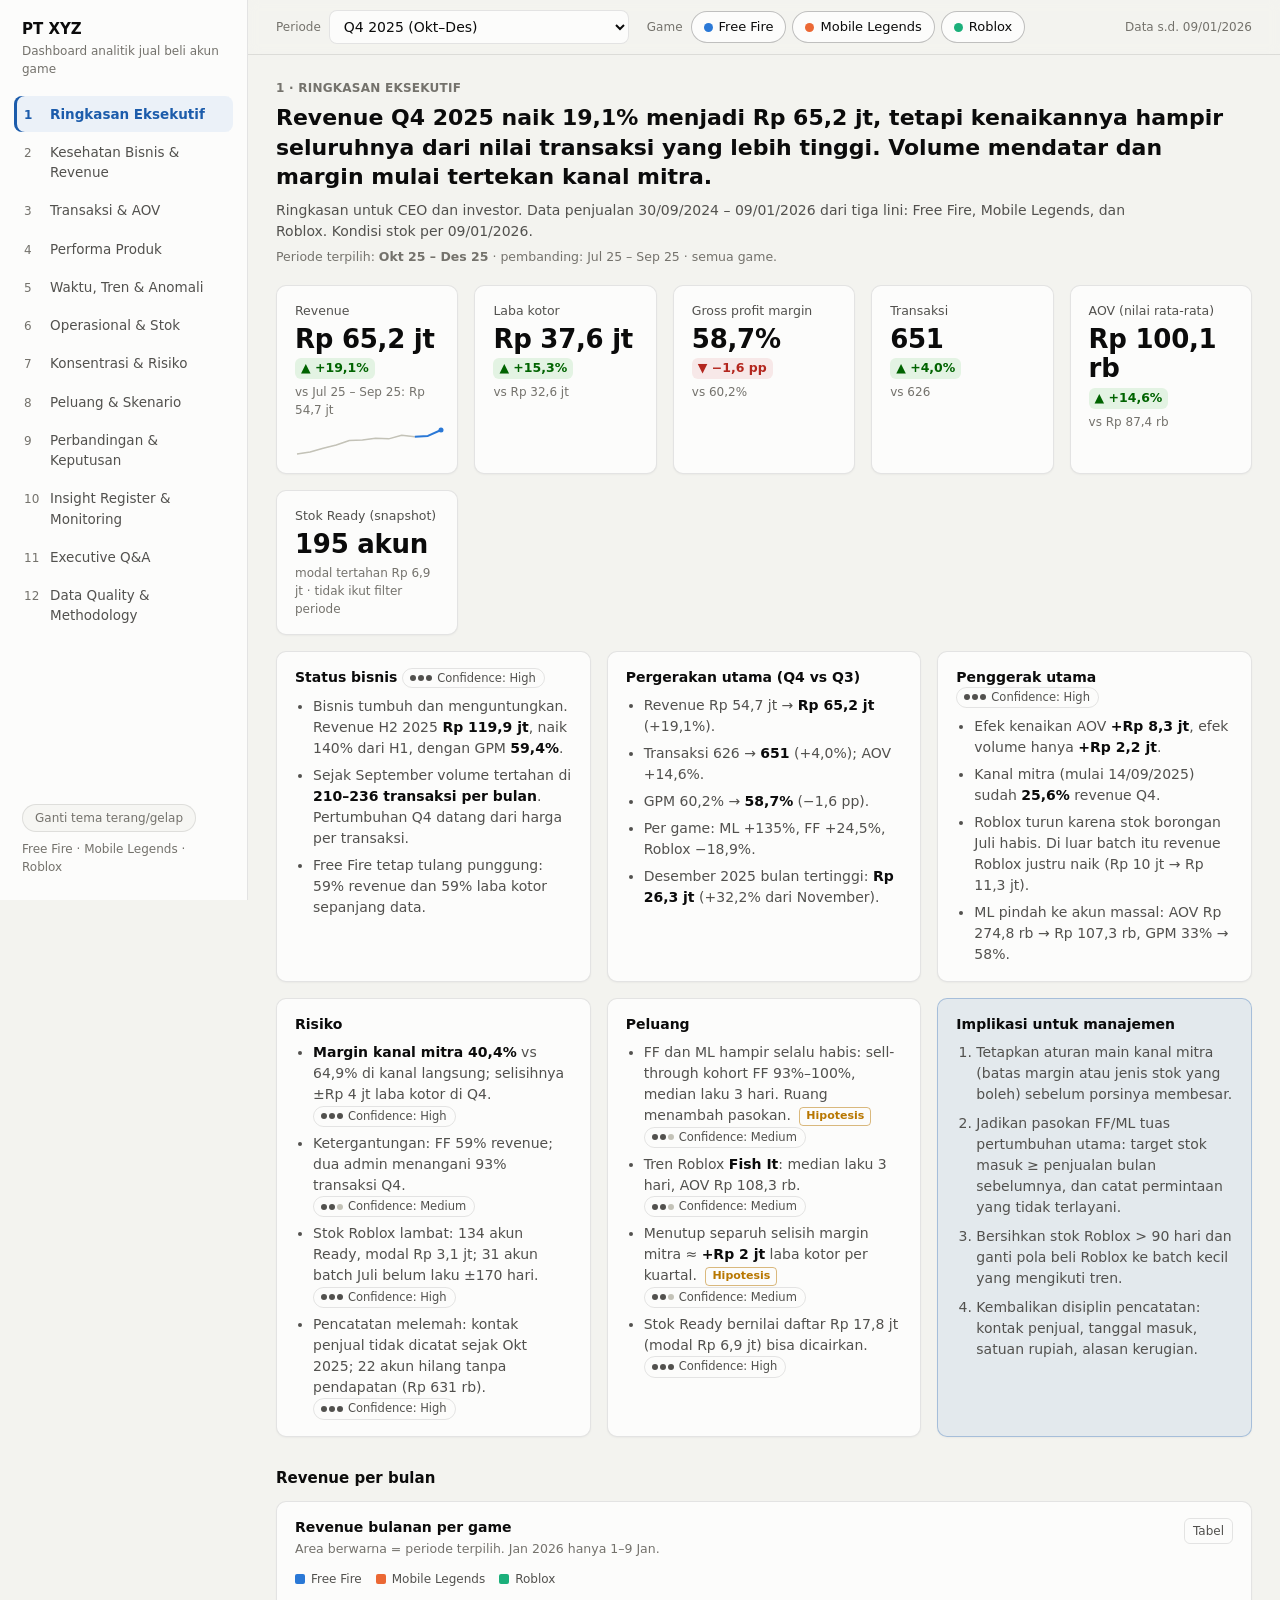
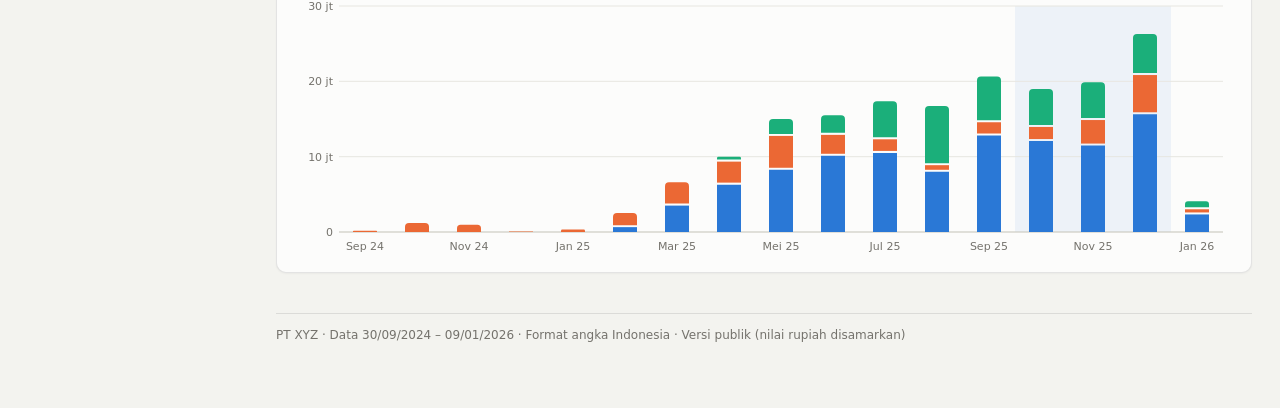
<file: docs/index.html>
<!doctype html>
<html lang="id">
<head>
<meta charset="utf-8">
<meta name="viewport" content="width=device-width, initial-scale=1">
<title>Dashboard Analitik Jual Beli Akun Game · PT XYZ</title>
<meta name="description" content="Analisis penjualan akun Free Fire, Mobile Legends, dan Roblox: revenue, margin, stok, risiko, dan opsi keputusan.">
<link rel="icon" href="data:image/svg+xml,%3Csvg xmlns='http://www.w3.org/2000/svg' viewBox='0 0 32 32'%3E%3Crect width='32' height='32' rx='7' fill='%231c5cab'/%3E%3Cpath d='M8 22V14M14 22V9M20 22v-6M26 22V12' stroke='white' stroke-width='3' stroke-linecap='round'/%3E%3C/svg%3E">
<style>
:root {
  color-scheme: light;
  --plane: #f3f3ef;
  --surface: #fcfcfb;
  --surface-2: #f6f6f3;
  --ink: #0b0b0b;
  --ink-2: #52514e;
  --muted: #74726c;
  --grid: #e7e6e0;
  --axis: #c3c2b7;
  --border: rgba(11, 11, 11, 0.10);
  --primary: #1c5cab;
  --primary-ink: #ffffff;
  --primary-wash: rgba(42, 120, 214, 0.08);
  --band: rgba(42, 120, 214, 0.07);
  --accent: #b87700;
  --up: #006300;
  --down: #b3261e;
  --up-wash: rgba(12, 163, 12, 0.10);
  --down-wash: rgba(208, 59, 59, 0.10);
  --s-ff: #2a78d6;
  --s-ml: #eb6834;
  --s-rb: #1baf7a;
  --s-yellow: #eda100;
  --s-violet: #4a3aa7;
  --s-magenta: #e87ba4;
  --s-green: #008300;
  --s-other: #b5b3ab;
  --s-line2: #52514e;
  --o1: #86b6ef;
  --o2: #5598e7;
  --o3: #2a78d6;
  --o4: #1c5cab;
  --o5: #0d366b;
  --shadow: 0 1px 2px rgba(11, 11, 11, 0.04);
  --radius: 10px;
  --font: system-ui, -apple-system, "Segoe UI", Roboto, sans-serif;
}

@media (prefers-color-scheme: dark) {
  :root:not([data-theme="light"]) {
    color-scheme: dark;
    --plane: #0d0d0d;
    --surface: #1a1a19;
    --surface-2: #222220;
    --ink: #ffffff;
    --ink-2: #c3c2b7;
    --muted: #9a988f;
    --grid: #2c2c2a;
    --axis: #45453f;
    --border: rgba(255, 255, 255, 0.10);
    --primary: #5598e7;
    --primary-ink: #0b0b0b;
    --primary-wash: rgba(57, 135, 229, 0.14);
    --band: rgba(57, 135, 229, 0.12);
    --accent: #e0a32a;
    --up: #2fbf2f;
    --down: #ff7b72;
    --up-wash: rgba(12, 163, 12, 0.16);
    --down-wash: rgba(230, 103, 103, 0.16);
    --s-ff: #3987e5;
    --s-ml: #d95926;
    --s-rb: #199e70;
    --s-yellow: #c98500;
    --s-violet: #9085e9;
    --s-magenta: #d55181;
    --s-green: #008300;
    --s-other: #5c5b55;
    --s-line2: #c3c2b7;
    --o1: #184f95;
    --o2: #256abf;
    --o3: #3987e5;
    --o4: #6da7ec;
    --o5: #9ec5f4;
  }
}

:root[data-theme="dark"] {
  color-scheme: dark;
  --plane: #0d0d0d;
  --surface: #1a1a19;
  --surface-2: #222220;
  --ink: #ffffff;
  --ink-2: #c3c2b7;
  --muted: #9a988f;
  --grid: #2c2c2a;
  --axis: #45453f;
  --border: rgba(255, 255, 255, 0.10);
  --primary: #5598e7;
  --primary-ink: #0b0b0b;
  --primary-wash: rgba(57, 135, 229, 0.14);
  --band: rgba(57, 135, 229, 0.12);
  --accent: #e0a32a;
  --up: #2fbf2f;
  --down: #ff7b72;
  --up-wash: rgba(12, 163, 12, 0.16);
  --down-wash: rgba(230, 103, 103, 0.16);
  --s-ff: #3987e5;
  --s-ml: #d95926;
  --s-rb: #199e70;
  --s-yellow: #c98500;
  --s-violet: #9085e9;
  --s-magenta: #d55181;
  --s-green: #008300;
  --s-other: #5c5b55;
  --s-line2: #c3c2b7;
  --o1: #184f95;
  --o2: #256abf;
  --o3: #3987e5;
  --o4: #6da7ec;
  --o5: #9ec5f4;
}

* { box-sizing: border-box; }
html, body { margin: 0; }
body {
  background: var(--plane);
  color: var(--ink);
  font: 14px/1.5 var(--font);
  -webkit-font-smoothing: antialiased;
}
a { color: var(--primary); }
button, select, input { font: inherit; color: inherit; }

/* ---------- layout ---------- */
.app { display: grid; grid-template-columns: 248px minmax(0, 1fr); min-height: 100vh; }
.sidebar {
  position: sticky; top: 0; height: 100vh; overflow-y: auto;
  background: var(--surface); border-right: 1px solid var(--border);
  padding: 20px 14px 24px; display: flex; flex-direction: column; gap: 18px;
}
.brand { padding: 0 8px; }
.brand .co { font-weight: 650; font-size: 15px; line-height: 1.3; }
.brand .sub { color: var(--muted); font-size: 12px; margin-top: 2px; }
.nav { display: flex; flex-direction: column; gap: 2px; }
.nav button {
  display: flex; gap: 10px; align-items: baseline; width: 100%;
  text-align: left; background: none; border: 0; border-radius: 8px;
  padding: 8px 10px; cursor: pointer; color: var(--ink-2); font-size: 13.5px;
}
.nav button .no { color: var(--muted); font-variant-numeric: tabular-nums; width: 16px; flex: none; font-size: 12px; }
.nav button:hover { background: var(--surface-2); color: var(--ink); }
.nav button[aria-current="page"] { background: var(--primary-wash); color: var(--primary); font-weight: 600; box-shadow: inset 3px 0 0 var(--primary); }
.nav button[aria-current="page"] .no { color: var(--primary); }
.side-foot { margin-top: auto; padding: 0 8px; color: var(--muted); font-size: 12px; display: flex; flex-direction: column; gap: 8px; }
.theme-btn { align-self: flex-start; background: var(--surface-2); border: 1px solid var(--border); border-radius: 999px; padding: 4px 12px; cursor: pointer; font-size: 12px; }

.main { min-width: 0; }
.topbar {
  position: sticky; top: 0; z-index: 20;
  background: color-mix(in srgb, var(--plane) 92%, transparent);
  backdrop-filter: blur(6px);
  border-bottom: 1px solid var(--border);
  padding: 10px 28px;
}
.filters { display: flex; flex-wrap: wrap; gap: 10px 18px; align-items: center; }
.fgroup { display: flex; align-items: center; gap: 8px; }
.fgroup > label, .flabel { color: var(--muted); font-size: 12px; }
.select {
  background: var(--surface); border: 1px solid var(--border); border-radius: 8px;
  padding: 6px 10px; min-height: 34px; cursor: pointer;
}
.chips { display: flex; gap: 6px; flex-wrap: wrap; }
.chip {
  display: inline-flex; align-items: center; gap: 6px; cursor: pointer;
  border: 1px solid var(--border); background: var(--surface); border-radius: 999px;
  padding: 5px 12px; font-size: 13px; min-height: 32px;
}
.chip .dot { width: 9px; height: 9px; border-radius: 50%; }
.chip[aria-pressed="false"] { color: var(--muted); background: transparent; }
.chip[aria-pressed="false"] .dot { background: transparent !important; box-shadow: inset 0 0 0 1.5px var(--muted); }
.chip[aria-pressed="true"] { border-color: color-mix(in srgb, var(--ink) 25%, transparent); }
.fnote { color: var(--muted); font-size: 12px; margin-left: auto; }
.menu-btn { display: none; }

.page { padding: 24px 28px 64px; max-width: 1360px; }
.eyebrow { color: var(--muted); font-size: 12px; letter-spacing: .02em; text-transform: uppercase; font-weight: 600; }
h1.headline { font-size: 22px; line-height: 1.35; margin: 6px 0 8px; font-weight: 650; max-width: 980px; text-wrap: pretty; }
.lede { color: var(--ink-2); max-width: 900px; margin: 0 0 6px; }
.ctx { color: var(--muted); font-size: 12.5px; margin: 0 0 18px; }
h2.sec { font-size: 15px; margin: 30px 0 12px; font-weight: 650; }

.grid { display: grid; gap: 16px; }
.g2 { grid-template-columns: repeat(2, minmax(0, 1fr)); }
.g3 { grid-template-columns: repeat(3, minmax(0, 1fr)); }
.g1 { grid-template-columns: minmax(0, 1fr); }
.g-kpi { grid-template-columns: repeat(auto-fit, minmax(150px, 1fr)); }
.span2 { grid-column: span 2; }

.card {
  background: var(--surface); border: 1px solid var(--border); border-radius: var(--radius);
  padding: 16px 18px; box-shadow: var(--shadow); min-width: 0;
}
.card h3 { font-size: 14px; margin: 0; font-weight: 620; line-height: 1.4; }
.card .csub { color: var(--muted); font-size: 12.5px; margin: 2px 0 10px; }
.card-head { display: flex; justify-content: space-between; gap: 8px 12px; align-items: flex-start; flex-wrap: wrap; }
.tbtn {
  flex: none; background: none; border: 1px solid var(--border); border-radius: 6px;
  font-size: 12px; padding: 3px 8px; color: var(--ink-2); cursor: pointer;
}
.tbtn:hover { background: var(--surface-2); }
.seg { display: inline-flex; border: 1px solid var(--border); border-radius: 8px; overflow: hidden; }
.seg button { border: 0; background: none; padding: 4px 10px; font-size: 12px; cursor: pointer; color: var(--ink-2); }
.seg button[aria-pressed="true"] { background: var(--primary-wash); color: var(--primary); font-weight: 600; }

/* ---------- KPI tile ---------- */
.kpi { display: flex; flex-direction: column; gap: 4px; }
.kpi .lbl { color: var(--ink-2); font-size: 12.5px; }
.kpi .val { font-size: 26px; font-weight: 650; letter-spacing: -0.01em; line-height: 1.15; }
.kpi .meta { color: var(--muted); font-size: 12px; }
.delta { display: inline-flex; align-items: center; gap: 3px; font-size: 12.5px; font-weight: 600; border-radius: 6px; padding: 1px 6px; width: fit-content; }
.delta.up { color: var(--up); background: var(--up-wash); }
.delta.down { color: var(--down); background: var(--down-wash); }
.delta.flat { color: var(--ink-2); background: var(--surface-2); }
.kpi svg.spark { margin-top: 4px; }

/* ---------- narrative ---------- */
.story { display: grid; gap: 10px; }
.story p { margin: 0; }
.ins { border-left: 3px solid var(--primary); padding: 2px 0 2px 12px; }
.ins.risk { border-left-color: var(--down); }
.ins.opp { border-left-color: var(--up); }
.ins.hyp { border-left-color: var(--accent); }
.ins .t { font-weight: 620; }
.ins .e, .ins .i { color: var(--ink-2); font-size: 13px; margin-top: 3px; }
.ins .i b, .ins .e b { color: var(--ink); font-weight: 600; }
.lbl-mini { font-size: 11px; text-transform: uppercase; letter-spacing: .04em; color: var(--muted); font-weight: 650; margin-right: 4px; }
.conf { display: inline-flex; align-items: center; gap: 5px; font-size: 11.5px; color: var(--ink-2); border: 1px solid var(--border); border-radius: 999px; padding: 1px 8px 1px 7px; white-space: nowrap; vertical-align: middle; font-weight: 500; }
.conf i { display: inline-flex; gap: 2px; }
.conf i span { width: 6px; height: 6px; border-radius: 50%; background: var(--axis); }
.conf i span.on { background: var(--ink-2); }
.tag { display: inline-block; font-size: 11px; font-weight: 650; border-radius: 4px; padding: 0 6px; margin-left: 4px; vertical-align: 1px; }
.tag.hyp { color: var(--accent); border: 1px solid color-mix(in srgb, var(--accent) 50%, transparent); }
.tag.sev-h { color: var(--down); border: 1px solid color-mix(in srgb, var(--down) 45%, transparent); }
.tag.sev-m { color: var(--accent); border: 1px solid color-mix(in srgb, var(--accent) 45%, transparent); }
.tag.sev-l { color: var(--ink-2); border: 1px solid var(--border); }

.exec-grid { display: grid; grid-template-columns: repeat(3, minmax(0, 1fr)); gap: 16px; }
.exec-grid .card h3 { margin-bottom: 8px; }
.exec-grid ul { margin: 0; padding-left: 18px; display: grid; gap: 6px; }
.exec-grid li { color: var(--ink-2); }
.exec-grid li b { color: var(--ink); }
.implication { background: var(--primary-wash); border-color: color-mix(in srgb, var(--primary) 30%, transparent); }
.implication ol { margin: 6px 0 0; padding-left: 20px; display: grid; gap: 8px; }
.note { color: var(--muted); font-size: 12px; margin-top: 8px; }
.callout { background: var(--surface-2); border-radius: 8px; padding: 10px 12px; color: var(--ink-2); font-size: 13px; }

/* ---------- charts ---------- */
.chart { position: relative; width: 100%; }
.chart svg { display: block; overflow: visible; }
.chart text { fill: var(--muted); font-size: 11px; font-family: var(--font); font-variant-numeric: tabular-nums; }
.chart .lab { fill: var(--ink-2); font-size: 11.5px; }
.chart .lab-strong { fill: var(--ink); font-size: 11.5px; font-weight: 600; }
.chart .gridl { stroke: var(--grid); stroke-width: 1; }
.chart .base { stroke: var(--axis); stroke-width: 1; }
.chart .bandr { fill: var(--band); }
.chart .xhair { stroke: var(--axis); stroke-width: 1; }
.chart .mark { transition: opacity .12s; }
.chart .mark:hover, .chart .mark.hot { opacity: .78; }
.chart .dim { opacity: .35; }
.legend { display: flex; flex-wrap: wrap; gap: 6px 14px; margin: 2px 0 8px; font-size: 12px; color: var(--ink-2); }
.legend span { display: inline-flex; align-items: center; gap: 6px; }
.legend .sw { width: 10px; height: 10px; border-radius: 2px; }
.legend .ln { width: 14px; height: 2px; border-radius: 1px; }
.tooltip {
  position: fixed; z-index: 100; pointer-events: none; opacity: 0;
  background: var(--surface); color: var(--ink); border: 1px solid var(--border);
  border-radius: 8px; padding: 8px 10px; font-size: 12px; min-width: 120px; max-width: 280px;
  box-shadow: 0 6px 20px rgba(0, 0, 0, .12); transition: opacity .08s;
}
.tooltip .tt-h { color: var(--muted); font-size: 11.5px; margin-bottom: 4px; }
.tooltip .tt-r { display: flex; align-items: center; gap: 8px; justify-content: space-between; }
.tooltip .tt-r .k { display: inline-flex; align-items: center; gap: 6px; color: var(--ink-2); }
.tooltip .tt-r .k i { width: 12px; height: 2px; border-radius: 1px; display: inline-block; }
.tooltip .tt-r .v { font-weight: 650; font-variant-numeric: tabular-nums; }

/* ---------- tables ---------- */
.tw { overflow-x: auto; -webkit-overflow-scrolling: touch; }
table.t { width: 100%; border-collapse: collapse; font-size: 13px; }
table.t th, table.t td { padding: 7px 10px; border-bottom: 1px solid var(--grid); text-align: left; vertical-align: top; }
table.t th { color: var(--ink-2); font-weight: 600; font-size: 12px; white-space: nowrap; position: sticky; top: 0; background: var(--surface); }
table.t th.sortable { cursor: pointer; user-select: none; }
table.t th.sortable:hover { color: var(--ink); }
table.t th .ar { color: var(--muted); font-size: 10px; margin-left: 3px; }
table.t td.num, table.t th.num { text-align: right; font-variant-numeric: tabular-nums; white-space: nowrap; }
table.t tr.sub td:first-child { padding-left: 24px; color: var(--ink-2); }
table.t tr.grp td { background: var(--surface-2); font-weight: 600; }
table.t tbody tr:hover td { background: color-mix(in srgb, var(--surface-2) 70%, transparent); }
table.t td .bar { height: 6px; border-radius: 3px; background: var(--o3); min-width: 1px; }
table.t td.wrap { min-width: 220px; }
.up-t { color: var(--up); }
.down-t { color: var(--down); }
.heat td.cell { text-align: center; font-variant-numeric: tabular-nums; font-size: 12px; }

.flow { display: flex; flex-wrap: wrap; gap: 8px; align-items: stretch; }
.flow .st { flex: 1 1 150px; background: var(--surface-2); border-radius: 8px; padding: 10px 12px; font-size: 12.5px; color: var(--ink-2); }
.flow .st b { display: block; color: var(--ink); margin-bottom: 2px; }
.flow .arrow { align-self: center; color: var(--muted); }

details.qa { border-bottom: 1px solid var(--grid); padding: 10px 0; }
details.qa summary { cursor: pointer; font-weight: 600; list-style: none; display: flex; gap: 10px; align-items: baseline; }
details.qa summary::-webkit-details-marker { display: none; }
details.qa summary .qn { color: var(--muted); font-variant-numeric: tabular-nums; width: 24px; flex: none; }
details.qa .ans { color: var(--ink-2); margin: 6px 0 2px 34px; }

.sim { display: grid; grid-template-columns: minmax(0, 1fr) minmax(0, 1.2fr); gap: 16px; }
.sim .ctrl { display: grid; gap: 14px; }
.sim .ctrl label { display: flex; justify-content: space-between; font-size: 13px; color: var(--ink-2); }
.sim .ctrl label b { color: var(--ink); font-variant-numeric: tabular-nums; }
.sim input[type=range] { width: 100%; accent-color: var(--primary); }

.foot { color: var(--muted); font-size: 12px; margin-top: 40px; border-top: 1px solid var(--border); padding-top: 12px; }

@media (max-width: 1100px) {
  .exec-grid { grid-template-columns: repeat(2, minmax(0, 1fr)); }
  .g3 { grid-template-columns: repeat(2, minmax(0, 1fr)); }
}
@media (max-width: 860px) {
  .app { grid-template-columns: minmax(0, 1fr); }
  .sidebar {
    position: fixed; inset: 0 auto 0 0; width: 270px; z-index: 50;
    transform: translateX(-100%); transition: transform .2s; box-shadow: 0 0 40px rgba(0,0,0,.2);
  }
  .sidebar.open { transform: none; }
  .menu-btn { display: inline-flex; align-items: center; gap: 6px; background: var(--surface); border: 1px solid var(--border); border-radius: 8px; padding: 6px 10px; cursor: pointer; }
  .topbar { padding: 10px 16px; position: static; }
  .page { padding: 18px 16px 48px; }
  .g2, .g3, .exec-grid, .sim { grid-template-columns: 1fr; }
  .span2 { grid-column: auto; }
  h1.headline { font-size: 19px; }
  .fnote { margin-left: 0; width: 100%; }
  .kpi .val { font-size: 22px; }
}
@media print {
  .sidebar, .topbar { display: none; }
  .app { display: block; }
}
[hidden] { display: none !important; }

.page > .grid + .grid, .page > .card + .grid, .page > .grid + .card, .page > .card + .card { margin-top: 16px; }
.tag, .conf { white-space: nowrap; }
.dec-card { margin-top: 16px; }
.dec-card .dec-head { display: grid; grid-template-columns: minmax(0, 1fr) minmax(0, 1.4fr) auto; gap: 8px 20px; align-items: start; margin-bottom: 10px; }
.dec-card .dec-head .lbl-mini { display: block; margin-bottom: 2px; }
.dec-card .dec-head p { margin: 0; color: var(--ink-2); font-size: 13px; }
@media (max-width: 860px) { .dec-card .dec-head { grid-template-columns: 1fr; } }

</style>
</head>
<body>
<div class="app">
  <aside class="sidebar" aria-label="Navigasi halaman">
    <div class="brand">
      <div class="co" id="brand-co"></div>
      <div class="sub">Dashboard analitik jual beli akun game</div>
    </div>
    <nav class="nav" id="nav"></nav>
    <div class="side-foot">
      <button type="button" class="theme-btn" id="theme-btn">Ganti tema terang/gelap</button>
      <span>Free Fire · Mobile Legends · Roblox</span>
    </div>
  </aside>
  <div class="main">
    <header class="topbar">
      <div class="filters" role="group" aria-label="Filter global">
        <button type="button" class="menu-btn" id="menu-btn" aria-label="Buka menu">☰ Menu</button>
        <div class="fgroup"><label for="f-preset">Periode</label><select id="f-preset" class="select"></select></div>
        <div class="fgroup" id="f-custom" hidden>
          <select id="f-from" class="select" aria-label="Dari bulan"></select><span class="flabel">s.d.</span><select id="f-to" class="select" aria-label="Sampai bulan"></select>
        </div>
        <div class="fgroup"><span class="flabel">Game</span><div class="chips" id="f-games"></div></div>
        <span class="fnote" id="f-note"></span>
      </div>
    </header>
    <main id="page" class="page"></main>
  </div>
</div>
<script type="application/json" id="dash-data">{"mode":"public","company":"PT XYZ","company_short":"PT XYZ","mitra_code":"","snapshot":20260109,"first":20240930,"games":["Free Fire","Mobile Legends","Roblox"],"gcode":["FF","ML","RB"],"kanal":["Langsung","Mitra - dijualkan","Mitra - dibeli mitra"],"segs":["Avatar","Fish It","On Mic / Voice","Lainnya","Tidak terklasifikasi"],"bands":["Murah","Menengah bawah","Menengah","Menengah atas","Premium"],"band_ranges":null,"admins":["Admin A","Admin B","Admin C","Admin D","Admin E","Admin F","Admin G","Admin H","Admin I","Admin J"],"trx":[[20240930,1,178752,107251,0,-1,-1,0,4,0,3],[20241029,1,610070,416283,0,-1,-1,0,29,0,4],[20250316,1,1211434,1069542,0,-1,-1,0,165,0,4],[20241004,1,504932,360666,0,-1,-1,0,0,0,4],[20241112,1,283433,177146,0,-1,-1,0,21,0,4],[20241023,1,69455,34727,0,-1,-1,0,0,0,1],[20250404,1,722879,578303,0,-1,-1,0,144,0,4],[20241121,1,68328,20498,0,-1,-1,0,10,0,1],[20250503,1,483371,379791,0,-1,-1,0,172,0,4],[20241118,1,104070,48566,0,-1,-1,0,-1,0,2],[20241128,1,70027,21008,0,-1,-1,0,16,0,1],[20241119,1,72418,21726,0,-1,-1,0,7,0,1],[20241119,1,364065,145626,0,-1,-1,0,5,0,4],[20250416,1,665350,589726,0,-1,-1,0,149,0,4],[20250206,1,35583,14233,0,-1,-1,0,79,0,0],[20241204,1,68017,34009,0,-1,-1,0,12,0,1],[20250119,1,272253,136126,0,-1,-1,0,56,0,4],[20250302,1,85421,75170,0,-1,-1,0,80,0,1],[20250112,1,56547,10603,0,-1,-1,0,15,0,0],[20250212,1,105559,70373,0,-1,-1,0,45,0,2],[20250304,1,69887,20966,0,-1,-1,0,90,0,1],[20250206,1,648448,468324,0,-1,-1,0,64,0,4],[20250210,1,580555,399131,0,-1,-1,0,1,0,4],[20250219,1,87836,18299,0,-1,-1,0,7,0,1],[20250218,1,86431,20743,0,-1,-1,0,4,0,1],[20250220,1,70153,17715,0,-1,-1,0,2,0,0],[20250320,1,306618,255515,0,-1,-1,0,30,0,4],[20250331,1,335476,240116,0,-1,-1,0,40,0,4],[20250412,1,651486,514331,0,-1,-1,0,50,0,4],[20250326,1,361848,180924,0,-1,-1,0,32,0,4],[20250331,1,387565,211399,0,-1,-1,0,28,0,4],[20250312,1,85740,34296,0,-1,-1,0,6,0,1],[20250411,1,512390,439191,0,-1,-1,0,36,0,4],[20250413,1,290997,181873,0,-1,-1,0,13,0,4],[20250415,1,36391,11645,0,-1,-1,0,3,0,0],[20250512,1,508127,282293,0,-1,-1,0,28,0,4],[20250418,1,103215,49828,0,-1,-1,0,2,0,1],[20250423,1,71552,10733,0,-1,-1,0,4,0,1],[20250624,1,533706,504857,0,-1,-1,0,61,0,4],[20250502,1,684457,504337,0,-1,-1,0,7,0,4],[20250514,1,1125477,617197,0,-1,-1,0,18,0,4],[20250519,1,175145,84070,0,-1,-1,0,22,0,3],[20250505,1,163090,101931,0,-1,-1,0,3,0,3],[20250507,1,103964,55447,0,-1,-1,0,6,0,2],[20250512,1,146256,104469,0,-1,-1,0,6,0,3],[20250519,1,56438,14109,0,-1,-1,0,13,0,0],[20250513,1,88243,38827,0,-1,-1,0,5,0,1],[20250512,1,96346,48173,0,-1,-1,0,3,0,1],[20250516,1,414737,207368,0,-1,-1,0,6,0,4],[20251207,1,768009,768009,0,-1,1,1,208,0,4],[20250714,1,71600,28640,0,-1,4,0,61,0,1],[20250617,1,238358,204306,0,-1,-1,0,31,0,4],[20250626,1,622386,421148,0,-1,-1,0,37,0,4],[20250521,1,95554,47777,0,-1,-1,0,1,0,1],[20250522,1,73094,21928,0,-1,-1,0,1,0,1],[20250527,1,32607,6938,0,-1,-1,0,4,0,0],[20250528,1,125076,50031,0,-1,-1,0,2,0,2],[20250608,1,84020,36530,0,-1,-1,0,13,0,1],[20250703,1,142911,107722,0,-1,4,0,37,0,2],[20250703,1,96009,48005,0,-1,2,0,37,0,1],[20250531,1,122666,50510,0,-1,-1,0,4,0,2],[20250701,1,109516,73011,0,-1,2,0,34,0,2],[20250707,1,128372,64186,0,-1,2,0,40,0,2],[20250610,1,105878,63527,0,-1,-1,0,13,0,2],[20250624,1,174613,138813,0,-1,-1,0,26,0,3],[20250601,1,131756,64097,0,-1,-1,0,3,0,2],[20250630,1,172313,82710,0,-1,-1,0,32,0,3],[20250804,1,461558,355045,0,-1,5,0,67,0,4],[20250624,1,172162,89524,0,-1,-1,0,26,0,3],[20250610,1,117305,58652,0,-1,-1,0,5,0,2],[20250616,1,72729,36365,0,-1,-1,0,9,0,1],[20250617,1,102203,91983,0,-1,-1,0,6,0,2],[20250710,1,1082359,541179,0,-1,2,0,28,0,4],[20250618,1,248217,141838,0,-1,-1,0,4,0,4],[20250810,1,109986,18331,0,-1,5,0,45,0,2],[20250714,1,69300,6930,0,-1,4,0,16,0,1],[20250721,1,106031,28275,0,-1,2,0,4,0,2],[20250825,1,30688,6820,0,-1,0,0,10,0,0],[20250801,1,108097,36032,0,-1,5,0,1,0,2],[20250902,1,100875,14411,0,-1,3,0,18,0,1],[20250827,1,55818,10466,0,-1,0,0,2,0,0],[20250829,1,58060,13661,0,-1,0,0,3,0,0],[20250901,1,57506,10782,0,-1,0,0,4,0,0],[20250831,1,55230,10356,0,-1,3,0,1,0,0],[20250902,1,58742,10366,0,-1,0,0,1,0,0],[20250901,1,61257,34032,0,-1,3,0,0,0,0],[20250903,1,55080,20655,0,-1,3,0,1,0,0],[20250904,1,29332,3667,0,-1,3,0,1,0,0],[20250904,1,63834,10639,0,-1,3,0,0,0,0],[20250907,1,61015,10169,0,-1,0,0,2,0,0],[20250907,1,35039,7008,0,-1,0,0,1,0,0],[20250908,1,57101,10706,0,-1,0,0,1,0,0],[20250908,1,88879,23929,0,-1,0,0,1,0,1],[20250908,1,54860,10286,0,-1,0,0,1,0,0],[20250911,1,59404,10483,0,-1,0,0,0,0,0],[20250912,1,86756,39763,0,-1,0,0,1,0,1],[20250915,1,176796,84998,0,-1,0,0,4,0,3],[20250918,1,59237,10454,0,-1,0,0,2,0,0],[20250917,1,76469,24331,0,-1,3,0,1,0,1],[20250922,1,101855,29101,1,-1,9,0,2,0,1],[20250921,1,151022,68646,0,-1,3,0,1,0,3],[20250923,1,74638,20356,0,-1,0,0,1,0,1],[20250926,1,67707,-1,1,-1,1,0,1,0,0],[20250926,1,52975,28254,2,-1,5,0,2,0,0],[20250926,1,130718,39942,0,-1,3,0,1,0,2],[20251012,1,156365,101977,0,-1,0,0,17,0,3],[20251006,1,72515,14503,0,-1,1,0,6,0,1],[20251016,1,145825,50869,0,-1,-1,0,16,0,3],[20251006,1,95743,28368,0,-1,0,0,6,0,1],[20251002,1,203676,65467,0,-1,0,0,2,0,3],[20251007,1,90386,-1,1,-1,0,0,6,0,1],[20251107,1,443913,181931,0,-1,0,0,36,0,4],[20251004,1,71607,17902,0,-1,0,0,2,0,1],[20251010,1,62070,13793,0,-1,0,0,5,0,0],[20251007,1,34872,6974,0,-1,0,0,1,0,0],[20251008,1,34673,17336,0,-1,0,0,1,0,0],[20251008,1,35850,7170,0,-1,0,0,1,0,0],[20251011,1,27412,13706,2,-1,1,0,1,0,0],[20251012,1,58118,18162,0,-1,0,0,2,0,0],[20251012,1,53270,17757,0,-1,0,0,2,0,0],[20251012,1,50530,14437,0,-1,0,0,2,0,0],[20251016,1,107788,28743,0,-1,1,0,1,0,2],[20251024,1,89274,55796,1,-1,1,0,7,0,1],[20251022,1,102734,27396,0,-1,0,0,5,0,2],[20251108,1,76402,48619,1,-1,0,0,19,0,1],[20251026,1,87181,21795,0,-1,0,0,3,0,1],[20251026,1,66220,17426,0,-1,0,0,1,0,0],[20251025,1,68671,18071,0,-1,0,0,0,0,0],[20251025,1,68050,17908,0,-1,0,0,0,0,0],[20251026,1,34127,10238,2,-1,1,0,1,0,0],[20251030,1,56229,14057,0,-1,1,0,5,0,0],[20251101,1,137189,41157,0,-1,0,0,6,0,3],[20251101,1,107490,32247,0,-1,0,0,6,0,2],[20251101,1,40873,6812,0,-1,0,0,6,0,0],[20251102,1,89941,20756,0,-1,0,0,7,0,1],[20251102,1,29159,7290,1,-1,0,0,2,0,0],[20251101,1,71660,42996,1,-1,1,0,1,0,1],[20251105,1,82280,27427,0,-1,1,0,2,0,1],[20251106,1,58680,14670,0,-1,0,0,1,0,0],[20251107,1,55950,17484,0,-1,0,0,2,0,0],[20251107,1,34664,13865,2,-1,0,0,2,0,0],[20251109,1,64421,14316,0,-1,1,0,1,0,0],[20251111,1,58556,29278,1,-1,0,0,2,0,0],[20251113,1,56610,7076,0,-1,1,0,1,0,0],[20251115,1,59074,17375,0,-1,0,0,1,0,0],[20251117,1,55208,13802,0,-1,0,0,3,0,0],[20251118,1,50767,25383,1,-1,0,0,4,0,0],[20251115,1,71818,-1,0,-1,0,0,0,0,1],[20251117,1,43992,7332,0,-1,0,0,2,0,0],[20251120,1,164754,111030,1,-1,0,0,2,0,3],[20251119,1,168240,58518,0,-1,0,0,1,0,3],[20251121,1,136949,47932,0,-1,1,0,0,0,3],[20251121,1,92576,35606,0,-1,1,0,0,0,1],[20251126,1,205388,89002,0,-1,0,0,5,0,4],[20251122,1,81721,21318,0,-1,0,0,1,0,1],[20251122,1,71485,35742,0,-1,0,0,0,0,1],[20251124,1,184472,78046,0,-1,1,0,2,0,3],[20251123,1,65728,18258,0,-1,1,0,1,0,0],[20251124,1,54782,13696,0,-1,0,0,2,0,0],[20251124,1,102436,51218,0,-1,0,0,1,0,1],[20251123,1,58723,37997,1,-1,1,0,0,0,0],[20251124,1,89153,42794,1,-1,1,0,1,0,1],[20251126,1,57310,10746,0,-1,0,0,1,0,0],[20251126,1,108061,36020,0,-1,1,0,1,0,2],[20251127,1,57764,18051,0,-1,0,0,1,0,0],[20251203,1,44226,10206,0,-1,0,0,2,0,0],[20251207,1,54648,10247,0,-1,1,0,5,0,0],[20251206,1,58138,10901,0,-1,0,0,4,0,0],[20251204,1,63896,42598,1,-1,0,0,2,0,0],[20251205,1,58372,10945,0,-1,0,0,1,0,0],[20251208,1,68284,47799,1,-1,1,0,3,0,1],[20251206,1,90620,20912,0,-1,0,0,1,0,1],[20251210,1,114379,35743,0,-1,1,0,2,0,2],[20251212,1,137591,89434,2,-1,1,0,3,0,3],[20251211,1,96477,27565,0,-1,0,0,1,0,1],[20251212,1,289682,108631,0,-1,0,0,2,0,4],[20251212,1,179220,55145,0,-1,1,0,1,0,3],[20251212,1,86360,43180,2,-1,0,0,1,0,1],[20251218,1,64619,35899,1,-1,0,0,5,0,0],[20251215,1,69840,13968,0,-1,0,0,1,0,1],[20251226,1,71909,43145,2,-1,-1,0,11,0,1],[20251216,1,108504,28934,0,-1,0,0,1,0,2],[20251218,1,194090,50320,0,-1,1,0,1,0,3],[20251225,1,125285,35391,0,-1,1,0,8,0,2],[20251218,1,69151,10373,0,-1,1,0,1,0,1],[20251227,1,201333,62483,0,-1,8,0,10,0,3],[20251219,1,128556,35710,0,-1,0,0,2,0,2],[20251219,1,203777,61133,0,-1,0,0,2,0,4],[20251219,1,56904,10670,0,-1,0,0,2,0,0],[20251220,1,68555,34278,0,-1,1,0,2,0,1],[20251220,1,86984,32619,0,-1,1,0,1,0,1],[20251221,1,139851,55941,0,-1,0,0,2,0,3],[20251224,1,86730,36137,0,-1,1,0,5,0,1],[20251224,1,137516,54283,0,-1,0,0,4,0,2],[20251222,1,117916,69362,1,-1,0,0,2,0,2],[20251223,1,64491,10749,0,-1,0,0,2,0,0],[20251224,1,69810,34905,1,-1,0,0,1,0,1],[20251226,1,114334,71459,1,-1,0,0,3,0,2],[20251226,1,64485,21495,0,-1,-1,0,2,0,0],[20251225,1,71492,21448,0,-1,0,0,1,0,1],[20251227,1,116132,68313,1,-1,8,0,2,0,2],[20251226,1,69135,41481,1,-1,6,0,1,0,1],[20251230,1,70080,14016,0,-1,8,0,2,0,1],[20251229,1,146708,51348,0,-1,6,0,1,0,3],[20260109,1,193292,82839,0,-1,8,0,11,0,3],[20251230,1,381224,190612,0,-1,6,0,1,0,4],[20260103,1,71602,35801,1,-1,6,0,5,0,1],[20260104,1,69479,27791,0,-1,-1,0,6,0,1],[20260103,1,140908,42273,0,-1,6,0,4,0,3],[20260103,1,68855,6885,0,-1,8,0,1,0,1],[20260108,1,69371,17343,0,-1,8,0,2,0,1],[20260108,1,71629,17907,0,-1,8,0,2,0,1],[20250621,2,49899,32435,0,3,-1,0,80,0,0],[20250425,2,163132,76360,0,0,-1,0,21,0,3],[20250611,2,102706,67290,0,3,-1,0,66,0,1],[20250512,2,58675,47673,0,3,-1,0,32,0,0],[20250429,2,61443,23894,0,3,-1,0,14,0,0],[20250521,2,82938,64908,0,3,-1,0,36,0,1],[20250422,2,28614,17884,0,3,-1,0,5,0,0],[20250603,2,275516,172198,0,3,-1,0,46,0,4],[20250427,2,17792,3558,0,3,-1,0,8,0,0],[20250428,2,51541,24052,0,3,-1,0,9,0,0],[20250424,2,54764,14604,0,3,-1,0,5,0,0],[20250503,2,25284,7224,0,3,-1,0,12,0,0],[20250501,2,39389,17904,0,0,-1,0,7,0,0],[20250502,2,82132,49993,0,3,-1,0,7,0,1],[20250512,2,87159,36316,0,0,-1,0,16,0,1],[20250504,2,54535,7271,0,0,-1,0,8,0,0],[20250612,2,97590,18072,0,0,-1,0,47,0,1],[20250527,2,39348,14308,0,3,-1,0,30,0,0],[20250504,2,39775,-1,0,0,-1,0,4,0,0],[20250603,2,71711,25099,0,3,-1,0,34,0,1],[20250504,2,108384,36128,0,0,-1,0,3,0,2],[20250526,2,28969,7242,0,3,-1,0,25,0,0],[20250707,2,139959,76977,0,3,-1,0,66,0,3],[20250601,2,91517,49279,0,0,-1,0,29,0,1],[20250617,2,72188,26709,0,0,-1,0,23,0,1],[20250516,2,103296,20659,0,0,-1,0,11,0,2],[20250512,2,34162,6832,0,3,-1,0,6,0,0],[20250510,2,61731,7262,0,0,-1,0,4,0,0],[20250521,2,186175,41372,0,0,-1,0,14,0,3],[20250510,2,135628,10172,0,3,-1,0,2,0,3],[20250602,2,137453,30927,0,0,-1,0,21,0,3],[20250510,2,50990,10927,0,0,-1,0,-1,0,0],[20250706,2,109071,35184,0,0,-1,0,55,0,2],[20250516,2,87964,18326,0,0,-1,0,3,0,1],[20250526,2,46809,7201,0,3,-1,0,10,0,0],[20250529,2,48258,6894,0,3,-1,0,11,0,0],[20250525,2,62849,10475,0,0,-1,0,6,0,0],[20250522,2,251458,37359,0,0,-1,0,2,0,4],[20250711,2,59636,-1,0,0,2,0,47,0,0],[20250529,2,95243,18316,0,3,-1,0,4,0,1],[20250529,2,74947,17033,0,3,-1,0,3,0,1],[20250602,2,44774,6888,0,0,-1,0,6,0,0],[20250602,2,50845,16948,0,0,-1,0,4,0,0],[20250530,2,87641,23736,0,0,-1,0,1,0,1],[20250609,2,109005,21801,0,3,-1,0,11,0,2],[20250619,2,68104,17026,0,3,-1,0,20,0,1],[20250604,2,107485,14331,0,0,-1,0,4,0,2],[20250611,2,182596,25563,0,0,-1,0,11,0,3],[20250605,2,107449,14327,0,3,-1,0,3,0,2],[20250610,2,46228,10668,0,3,-1,0,8,0,0],[20250605,2,72274,-1,0,0,-1,0,3,0,1],[20250708,2,27613,-1,0,2,5,0,31,0,0],[20250616,2,163440,10432,0,3,-1,0,9,0,3],[20250619,2,47201,15250,0,3,-1,0,12,0,0],[20250722,2,123395,27421,0,0,-1,0,45,0,2],[20250612,2,126836,14496,0,2,-1,0,2,0,2],[20250621,2,206623,61987,0,0,-1,0,9,0,4],[20250707,2,23757,4751,0,3,-1,0,23,0,0],[20250622,2,93729,10815,0,3,-1,0,1,0,1],[20250706,2,70629,10594,0,0,5,0,15,0,1],[20251003,2,47100,28102,0,3,1,0,104,0,0],[20250701,2,56543,17670,0,0,2,0,7,0,0],[20250704,2,59270,17432,0,0,-1,0,10,0,0],[20250706,2,58281,18213,0,0,5,0,12,0,0],[20250704,2,51186,17062,0,0,2,0,10,0,0],[20250703,2,57947,18109,0,0,-1,0,9,0,0],[20250707,2,60237,17717,0,0,2,0,13,0,0],[20250707,2,51105,17035,0,0,2,0,13,0,0],[20250708,2,64690,17969,0,0,2,0,14,0,0],[20250708,2,63663,17684,0,0,-1,0,14,0,0],[20250709,2,59464,17489,0,0,2,0,14,0,0],[20250710,2,62490,17358,0,0,2,0,15,0,0],[20250714,2,62309,17308,0,0,2,0,7,0,0],[20250715,2,61932,18215,0,0,2,0,8,0,0],[20250715,2,70957,17918,0,0,2,0,8,0,0],[20250717,2,62964,25535,0,4,4,0,10,1,0],[20250717,2,63210,17558,0,4,4,0,10,0,0],[20250719,2,72224,18238,0,4,4,0,11,0,0],[20250719,2,65082,18078,0,4,-1,0,11,0,0],[20250717,2,62717,17421,0,0,4,0,9,0,0],[20250719,2,63073,17520,0,0,4,0,11,0,0],[20250719,2,71615,18085,0,4,4,0,11,0,0],[20250720,2,60198,17705,0,4,-1,0,12,0,0],[20250719,2,59544,17513,0,4,4,0,11,0,0],[20250719,2,68271,17240,0,4,4,0,11,0,0],[20250719,2,61241,18012,0,4,4,0,11,0,0],[20250720,2,63060,17517,0,4,2,0,12,0,0],[20250715,2,82949,13825,0,4,2,0,6,0,1],[20250716,2,157423,18305,0,4,4,0,7,0,3],[20250720,2,68529,17305,0,4,-1,0,11,0,0],[20250723,2,62146,17263,0,4,-1,0,14,0,0],[20250815,2,37407,17318,0,4,0,1,37,0,0],[20250721,2,91852,24834,0,4,-1,0,12,1,1],[20250721,2,64653,17959,0,4,-1,0,12,0,0],[20250803,2,57198,26096,0,4,7,0,25,1,0],[20250905,2,34874,25458,0,4,0,0,58,1,0],[20250723,2,60054,17663,0,4,-1,0,14,0,0],[20250817,2,37400,17315,0,4,0,1,39,0,0],[20250824,2,35376,17341,0,4,0,1,46,0,0],[20250721,2,71328,18012,0,4,-1,0,10,0,0],[20250722,2,59222,17418,0,4,2,0,11,0,0],[20250803,2,72042,18192,0,4,7,0,23,0,0],[20250723,2,70991,17927,0,4,-1,0,12,0,0],[20250721,2,71540,18066,0,4,4,0,8,0,0],[20250722,2,64535,17926,0,4,2,0,9,0,0],[20250722,2,64119,17811,0,4,2,0,9,0,0],[20250723,2,61100,17971,0,4,4,0,10,0,0],[20250819,2,35988,17994,0,4,0,1,35,0,0],[20250903,2,40204,18275,0,4,0,1,50,0,0],[20250723,2,64681,17967,0,4,4,0,8,0,0],[20250723,2,67622,17795,0,4,4,0,8,0,0],[20250724,2,70331,17760,0,4,2,0,9,0,0],[20250724,2,70927,17911,0,4,4,0,9,0,0],[20250724,2,56038,17512,0,4,2,0,9,0,0],[20250805,2,61297,17027,0,4,0,0,21,0,0],[20250726,2,65323,17190,0,4,4,0,11,0,0],[20250725,2,92068,20341,0,4,4,0,9,0,1],[20250725,2,57767,16990,0,4,2,0,9,0,0],[20250724,2,60673,17845,0,4,4,0,8,0,0],[20250725,2,67811,17845,0,4,2,0,9,0,0],[20250728,2,62273,18316,0,4,4,0,12,0,0],[20250726,2,90194,22007,0,4,4,0,9,0,1],[20250725,2,80304,17457,0,4,2,0,8,0,1],[20250725,2,68724,18085,0,4,2,0,8,0,0],[20250727,2,61928,18214,0,4,2,0,10,0,0],[20250728,2,137194,43433,0,4,2,0,11,0,2],[20250803,2,115273,42972,0,4,7,0,17,0,2],[20250729,2,55888,17465,0,4,2,0,11,0,0],[20250812,2,115245,51485,0,4,0,0,24,1,2],[20250902,2,52668,17556,0,4,0,0,45,0,0],[20250731,2,121917,51423,0,4,2,0,12,1,2],[20250910,2,109029,55246,0,4,3,0,53,1,1],[20250802,2,61223,18007,0,4,0,0,14,0,0],[20250801,2,102069,51720,0,4,7,0,13,1,1],[20250729,2,60225,17713,0,4,2,0,10,0,0],[20250818,2,28897,18060,0,4,0,1,30,0,0],[20250826,2,35812,17906,0,4,0,0,38,0,0],[20250809,2,51936,17312,0,4,0,0,21,0,0],[20250816,2,54231,18077,0,4,2,0,28,0,0],[20250804,2,63026,17704,0,4,0,0,16,0,0],[20250802,2,59982,17642,0,4,7,0,13,0,0],[20250801,2,60154,17692,0,4,2,0,12,0,0],[20250801,2,108991,55227,0,4,7,0,12,1,1],[20250911,2,55755,34847,0,4,3,0,53,0,0],[20250912,2,64201,36068,0,4,3,0,54,0,0],[20250731,2,142860,54201,0,4,2,0,11,1,2],[20250805,2,140901,53457,0,4,7,0,16,1,2],[20250801,2,68333,26229,0,4,2,0,12,0,0],[20250802,2,57509,17971,0,4,0,0,13,0,0],[20250910,2,56753,35471,0,4,3,0,52,0,0],[20251024,2,55791,35311,0,4,1,0,96,0,0],[20250906,2,123012,51885,0,4,3,0,48,1,2],[20250805,2,90731,53102,0,4,7,0,16,1,1],[20250917,2,49431,69849,0,4,0,0,59,0,0],[20250804,2,166088,54758,0,4,0,0,15,1,3],[20250812,2,61845,18190,0,4,7,0,22,0,0],[20250824,2,50755,18127,0,4,2,0,34,0,0],[20251206,2,48662,17631,0,4,0,0,138,0,0],[20250806,2,66028,18341,0,4,7,0,16,0,0],[20250818,2,34442,17221,0,4,2,0,28,0,0],[20250816,2,70078,17696,0,4,2,0,26,0,0],[20250808,2,85704,27368,0,4,0,0,18,0,1],[20250812,2,80109,25798,0,4,7,0,22,0,1],[20251012,2,64319,17986,0,4,0,0,83,1,0],[20250817,2,51231,18420,0,4,0,0,27,1,0],[20250818,2,48853,17565,0,4,0,0,28,1,0],[20250805,2,66896,17722,0,4,7,0,15,1,0],[20250806,2,55877,17579,0,4,0,0,16,1,0],[20250826,2,73000,18373,0,4,0,0,36,1,1],[20251014,2,53422,17461,0,4,0,0,85,1,0],[20250919,2,42609,18176,0,4,3,0,60,1,0],[20250807,2,58040,17185,0,4,0,0,17,1,0],[20251114,2,55800,17555,0,4,0,0,116,1,0],[20250817,2,48994,17615,0,4,0,0,26,1,0],[20250814,2,69558,17683,0,4,0,0,23,1,0],[20250816,2,64597,17113,0,4,0,0,25,1,0],[20250814,2,68180,17333,0,4,0,0,23,1,0],[20250815,2,170234,51620,0,4,2,0,24,1,3],[20250817,2,133437,51667,0,4,0,0,26,1,2],[20250919,2,93576,54349,0,4,3,0,59,1,1],[20250802,2,87589,51266,0,4,7,0,11,1,1],[20250811,2,115058,51405,0,4,7,0,20,1,2],[20250813,2,59510,26431,0,4,-1,0,22,1,0],[20250922,2,61508,27318,0,4,3,0,62,1,0],[20250813,2,56701,17838,0,4,0,0,22,1,0],[20250809,2,70658,17963,0,4,0,0,18,1,0],[20250814,2,42567,17855,0,4,0,0,23,1,0],[20250814,2,40089,17101,0,4,2,0,23,1,0],[20250811,2,41535,17423,0,4,0,0,20,1,0],[20250816,2,60072,17787,0,4,2,0,25,1,0],[20250905,2,62399,17450,0,4,3,0,45,1,0],[20250816,2,35757,18366,0,4,2,0,25,1,0],[20250919,2,56449,18451,0,4,3,0,59,1,0],[20250923,2,64836,18131,0,4,0,0,63,1,0],[20250827,2,79703,26165,0,4,0,0,36,1,1],[20250927,2,71891,27415,0,4,0,0,67,1,0],[20250821,2,65167,27335,0,4,0,0,30,1,0],[20250815,2,52052,17467,0,4,2,0,23,1,0],[20250816,2,53948,18103,0,4,2,0,24,1,0],[20250816,2,38927,18314,0,4,2,0,24,1,0],[20250818,2,63873,17862,0,4,0,0,26,1,0],[20250902,2,61804,18300,0,4,3,0,41,1,0],[20250816,2,54966,17292,0,4,2,0,24,1,0],[20250902,2,61752,27427,0,4,3,0,41,1,0],[20251003,2,52245,26298,0,4,1,0,72,1,0],[20251022,2,58374,17284,0,4,7,0,91,1,0],[20250820,2,58347,18356,0,4,0,0,28,1,0],[20250822,2,54985,18451,0,4,0,0,30,1,0],[20251018,2,57987,18243,0,4,0,0,87,1,0],[20250802,2,54729,17218,0,4,0,0,10,1,0],[20250909,2,91688,26833,0,4,0,0,48,1,1],[20250815,2,57961,25743,0,4,0,0,23,1,0],[20250922,2,80747,26508,0,4,0,0,61,1,1],[20250820,2,67159,25610,0,4,0,0,28,1,0],[20250824,2,68500,26121,0,4,5,0,32,1,0],[20250831,2,55572,17483,0,4,3,0,38,1,0],[20250802,2,57801,18184,0,4,0,0,9,1,0],[20250826,2,54276,18214,0,4,0,0,33,1,0],[20250827,2,58628,17359,0,4,3,0,34,1,0],[20251012,2,28309,17812,0,4,0,0,80,1,0],[20250820,2,69403,26466,0,4,2,0,27,1,0],[20250824,2,60235,26753,0,4,0,0,31,1,0],[20251004,2,61519,18215,0,4,0,0,72,1,0],[20250905,2,65282,27383,0,4,3,0,43,1,0],[20250911,2,63182,26503,0,4,3,0,49,1,0],[20250821,2,62156,17577,0,4,2,0,28,1,0],[20250829,2,49551,18074,0,4,3,0,36,1,0],[20250911,2,63612,17989,0,4,0,0,49,1,0],[20251125,2,53852,27107,0,4,0,0,124,1,0],[20250914,2,72267,18372,0,4,0,0,52,1,0],[20250825,2,88186,51615,0,4,0,0,32,1,1],[20250830,2,44442,17208,0,4,0,0,37,1,0],[20250906,2,53064,17807,0,4,3,0,44,1,0],[20250831,2,46089,17846,0,4,3,0,38,1,0],[20250825,2,54065,17672,0,4,0,0,32,1,0],[20250825,2,56457,17761,0,4,0,0,32,1,0],[20250902,2,40800,17114,0,4,0,0,40,1,0],[20250829,2,52703,26529,0,4,0,0,36,1,0],[20250831,2,40097,26557,0,4,3,0,38,1,0],[20251224,2,62362,27698,0,4,0,0,153,1,0],[20250817,2,159742,52440,0,4,0,0,24,1,3],[20251219,2,48002,26263,0,4,1,1,147,1,0],[20250828,2,51066,27153,0,4,0,0,34,1,0],[20250831,2,56871,27177,0,4,3,0,37,1,0],[20251010,2,46349,17946,0,4,0,0,77,1,0],[20250901,2,55521,17467,0,4,0,0,38,1,0],[20250830,2,50656,18213,0,4,0,0,36,1,0],[20250830,2,34420,17326,0,4,0,0,36,1,0],[20250901,2,58594,18434,0,4,0,0,38,1,0],[20250903,2,56603,18033,0,4,0,0,40,1,0],[20250901,2,47611,17118,0,4,0,0,38,1,0],[20251003,2,61095,26210,0,4,1,0,69,1,0],[20251215,2,55157,26358,0,4,1,1,142,1,0],[20250930,2,52289,26320,0,4,0,0,66,1,0],[20251001,2,56298,18401,0,4,1,0,67,1,0],[20250902,2,56149,17888,0,4,0,0,38,1,0],[20251001,2,55546,17696,0,4,1,0,67,1,0],[20250903,2,55116,17339,0,4,0,0,39,1,0],[20250915,2,76025,34557,0,2,0,0,51,0,1],[20250917,2,77740,35336,0,2,3,0,53,0,1],[20251002,2,68675,34684,0,2,0,0,68,0,0],[20251201,2,44692,17305,0,4,0,0,127,1,0],[20250916,2,49462,17784,0,4,0,0,51,1,0],[20250902,2,82261,34276,0,2,0,0,37,0,1],[20250913,2,78744,34236,0,2,3,0,48,0,1],[20250906,2,79266,36030,0,2,3,0,41,0,1],[20250910,2,72040,27471,0,2,3,0,45,1,0],[20250802,2,82917,34549,0,2,0,0,6,0,1],[20251105,2,78957,35889,0,2,0,0,101,0,1],[20250927,2,52978,34401,0,2,0,0,61,0,0],[20251101,2,76275,17452,0,2,0,0,96,1,1],[20250915,2,85024,35427,0,2,0,0,49,0,1],[20250911,2,61156,33976,0,2,3,0,45,0,0],[20250917,2,62865,35317,0,2,3,0,51,0,0],[20251004,2,129337,54252,0,4,0,0,-1,1,2],[20250925,2,124067,55103,0,4,0,0,-1,1,2],[20251028,2,81921,51544,2,4,0,0,-1,1,1],[20250929,2,133638,53106,0,4,0,0,-1,1,2],[20251228,2,48803,26701,0,4,8,1,-1,1,0],[20250819,2,145184,44637,0,4,0,0,-1,1,3],[20250827,2,106886,43816,0,4,0,0,-1,1,2],[20251224,2,129907,44626,0,4,0,0,-1,1,2],[20250830,2,95254,45055,0,4,0,0,-1,1,1],[20250904,2,139132,42991,0,4,0,0,-1,1,2],[20250908,2,116617,52101,0,4,0,0,-1,1,2],[20250831,2,157172,51596,0,4,3,0,-1,1,3],[20250828,2,166603,54931,0,4,3,0,-1,1,3],[20250820,2,89356,53974,0,4,-1,0,-1,1,1],[20251001,2,107102,42488,0,4,1,0,-1,1,2],[20251019,2,113185,26874,0,4,0,0,-1,1,2],[20251006,2,101419,44865,0,4,0,0,-1,1,1],[20251020,2,120782,26981,0,4,0,0,-1,1,2],[20251026,2,103928,52313,0,4,0,0,-1,1,2],[20250927,2,165424,54542,0,4,0,0,-1,1,3],[20251002,2,121983,62549,0,4,1,0,-1,1,2],[20251011,2,145219,63238,0,4,1,0,-1,1,2],[20251017,2,133476,61200,0,4,7,0,-1,1,2],[20251003,2,50359,18106,0,4,0,0,-1,1,0],[20250929,2,56946,18142,0,4,1,0,-1,1,0],[20250919,2,38218,17693,0,2,0,0,-1,0,0],[20251004,2,43397,18082,0,2,0,0,-1,0,0],[20250920,2,34429,17215,0,2,0,0,-1,0,0],[20251018,2,41628,17345,0,2,0,0,-1,0,0],[20250919,2,42342,17643,0,2,0,0,-1,0,0],[20250922,2,38200,17685,0,2,3,0,-1,0,0],[20250920,2,43314,18047,0,2,0,0,-1,0,0],[20251024,2,38100,17639,0,2,7,0,-1,0,0],[20251010,2,34621,17311,0,2,0,0,-1,0,0],[20250927,2,36457,18229,0,2,0,0,-1,0,0],[20251011,2,41881,17451,0,2,1,0,-1,0,0],[20251002,2,37235,17238,0,2,0,0,-1,0,0],[20251009,2,42919,17883,0,2,0,0,-1,0,0],[20251024,2,38419,17787,0,2,7,0,-1,0,0],[20251026,2,48995,26807,0,4,1,0,-1,1,0],[20251001,2,49832,27264,0,4,0,0,-1,1,0],[20251121,2,52358,25670,0,4,1,0,-1,1,0],[20251218,2,64020,43740,0,4,0,0,-1,1,0],[20250830,2,205311,21998,0,2,0,0,-1,0,3],[20250814,2,182325,25025,0,2,2,0,-1,0,3],[20250812,2,204690,27383,0,3,7,0,-1,0,3],[20250831,2,91400,14062,0,2,3,0,-1,0,1],[20250831,2,97878,13983,0,2,3,0,-1,0,1],[20250826,2,126273,18039,0,2,0,0,-1,0,2],[20250916,2,120082,53334,0,4,3,0,-1,1,2],[20250824,2,78578,25002,0,4,5,0,-1,0,1],[20250903,2,138496,20879,0,4,0,0,-1,0,2],[20250929,2,78707,25043,0,4,0,0,-1,0,1],[20250930,2,86450,20748,0,4,0,0,-1,0,1],[20250901,2,87106,10453,0,4,3,0,-1,0,1],[20250831,2,86912,14485,0,4,3,0,-1,0,1],[20250902,2,63088,10515,0,4,0,0,-1,0,0],[20250909,2,64555,10759,0,4,3,0,-1,0,0],[20250902,2,139534,27907,0,4,3,0,2,0,3],[20250908,2,114753,14344,0,4,0,0,4,0,2],[20250909,2,94109,10457,0,2,3,0,5,0,1],[20250912,2,68380,-1,0,2,0,0,7,0,0],[20251003,2,80578,24524,0,4,1,0,22,0,1],[20250929,2,72520,14650,0,2,0,0,18,0,0],[20250914,2,139908,17488,0,2,0,0,2,0,3],[20250919,2,107267,17301,0,2,0,0,7,0,2],[20250917,2,67542,13645,0,2,0,0,3,0,0],[20250920,2,70270,14196,0,2,3,0,2,0,0],[20250924,2,63708,10618,0,2,0,0,6,0,0],[20250922,2,70405,17779,0,2,3,0,3,0,0],[20250926,2,60421,8147,0,2,0,0,6,0,0],[20250926,2,90031,21607,0,2,3,0,6,0,1],[20250930,2,69194,13979,0,2,0,0,8,0,0],[20251028,2,86081,62163,0,4,0,0,-1,1,1],[20251007,2,126265,62525,0,4,7,0,-1,1,2],[20251223,2,103136,59584,0,4,0,1,-1,1,2],[20251015,2,79612,62718,0,4,1,0,-1,1,1],[20251013,2,55520,27221,0,4,0,0,-1,1,0],[20251206,2,52833,27702,0,4,0,0,-1,1,0],[20251005,2,50133,27038,0,4,1,0,-1,1,0],[20251019,2,62052,27560,0,4,1,0,-1,1,0],[20251019,2,48089,26311,0,4,1,0,-1,1,0],[20251019,2,49129,35601,0,4,1,0,-1,0,0],[20251116,2,97401,52908,0,4,1,0,-1,1,1],[20251013,2,70790,53449,0,4,7,0,-1,1,1],[20251013,2,68835,-1,0,4,0,0,18,0,0],[20250929,2,35459,14184,0,4,0,0,2,0,0],[20251002,2,115615,13602,0,4,0,0,6,0,2],[20251008,2,88696,14191,0,2,1,0,9,0,1],[20250930,2,83602,15456,0,2,1,0,1,0,1],[20251011,2,67530,13642,0,4,0,0,11,0,0],[20251005,2,71653,36188,1,4,1,0,3,0,0],[20251121,2,72329,18265,0,4,1,0,49,0,0],[20251013,2,71006,7172,0,2,7,0,9,0,0],[20251011,2,69697,18341,0,2,1,0,4,0,0],[20251013,2,67944,10728,0,2,1,0,4,0,0],[20251016,2,72277,10951,0,2,1,0,5,0,0],[20251029,2,102818,13801,0,2,7,0,18,0,1],[20251028,2,38287,15598,0,2,7,0,-1,0,0],[20251030,2,38411,15649,0,2,1,0,-1,0,0],[20251014,2,43769,16049,0,2,0,0,-1,0,0],[20251024,2,94175,10951,0,2,0,0,10,0,1],[20251205,2,35859,15778,0,2,0,0,-1,0,0],[20251105,2,132330,41788,1,2,0,0,19,0,2],[20251101,2,36444,16035,0,2,0,0,-1,0,0],[20251018,2,150713,17942,0,2,7,0,-1,0,3],[20251023,2,47732,13835,0,4,7,0,4,0,0],[20251102,2,124232,17351,0,2,0,0,11,0,2],[20251031,2,62201,14635,0,4,0,0,8,0,0],[20251028,2,134650,35622,0,2,0,0,4,0,2],[20251204,2,41195,15105,0,2,0,0,-1,0,0],[20251030,2,27967,17480,2,2,0,0,-1,0,0],[20251101,2,112039,19025,0,2,0,0,2,0,2],[20251030,2,121663,21597,0,2,0,0,2,0,2],[20251118,2,37681,15352,0,2,0,0,-1,0,0],[20251031,2,115464,21649,0,2,1,0,2,0,2],[20251101,2,71508,18058,0,2,0,0,2,0,0],[20251101,2,117381,13891,0,4,1,0,1,0,2],[20251101,2,115830,18098,0,2,0,0,1,0,2],[20251215,2,34966,13986,2,2,1,0,45,0,0],[20251111,2,132848,21087,0,2,0,0,10,0,2],[20251112,2,56096,21036,2,2,0,0,10,0,0],[20251121,2,77825,24990,0,4,0,0,16,0,1],[20251203,2,42217,10733,0,4,0,0,27,0,0],[20251120,2,97374,34776,0,2,0,0,8,0,1],[20251112,2,52627,21051,0,2,1,0,5,0,0],[20251109,2,37635,13686,0,2,1,0,2,0,0],[20251113,2,72662,18349,0,2,0,0,6,0,0],[20251109,2,79713,18117,0,2,1,0,2,0,1],[20251115,2,83823,13970,0,2,0,0,8,0,1],[20251115,2,39775,10848,0,2,0,0,6,0,0],[20251118,2,108038,21608,0,2,0,0,5,0,2],[20251129,2,91317,35122,0,2,0,0,16,0,1],[20251120,2,68523,14426,0,2,1,0,7,0,0],[20251120,2,36217,10865,0,4,0,0,7,0,0],[20251122,2,41866,27911,1,2,0,0,7,0,0],[20251123,2,85866,35777,0,4,1,0,8,0,1],[20251123,2,90871,17475,0,2,1,0,8,0,1],[20251116,2,102089,34030,0,2,1,0,1,0,2],[20251123,2,421146,130070,0,4,1,0,8,0,4],[20260105,2,70586,17646,0,2,-1,0,51,0,1],[20251123,2,69572,27829,0,4,1,0,7,0,1],[20251122,2,42130,7022,0,2,0,0,6,0,0],[20251119,2,88651,21276,0,2,1,0,3,0,1],[20251125,2,83287,28969,0,2,0,0,7,0,1],[20251121,2,40785,13595,0,2,0,0,2,0,0],[20251125,2,41865,13955,0,2,0,0,6,0,0],[20251122,2,90828,21123,0,2,0,0,1,0,1],[20251213,2,40523,13736,0,2,1,0,22,0,0],[20251207,2,41092,-1,0,1,1,0,16,0,0],[20251127,2,72853,36427,0,4,1,0,4,0,1],[20251124,2,63593,28581,0,4,1,0,3,0,0],[20251123,2,38185,10414,0,4,1,0,1,0,0],[20251202,2,67883,20365,0,4,0,0,10,0,1],[20251211,2,40549,13746,0,4,0,0,19,0,0],[20251127,2,44365,17605,0,2,1,0,5,0,0],[20251126,2,56582,14145,0,1,0,0,3,0,0],[20251123,2,48505,13859,0,1,1,0,0,0,0],[20251126,2,48412,17290,0,2,1,0,3,0,0],[20251126,2,70603,21395,0,1,0,0,3,0,0],[20251126,2,109032,47564,0,1,0,0,3,0,1],[20251125,2,102502,34167,0,2,1,0,1,0,2],[20251130,2,61311,21639,0,1,1,0,5,0,0],[20251130,2,47701,13826,0,1,1,0,5,0,0],[20251201,2,58579,20675,0,1,0,0,5,0,0],[20251129,2,108547,18213,0,1,0,0,3,0,1],[20251203,2,113139,36496,0,1,1,0,7,0,2],[20251129,2,101820,18182,0,1,0,0,2,0,1],[20251206,2,47930,13694,0,2,0,0,9,0,0],[20251130,2,49963,-1,0,2,1,0,3,0,0],[20251128,2,130610,44682,0,1,0,0,1,0,2],[20251129,2,134592,33294,0,4,0,0,1,0,2],[20251203,2,103050,25590,0,4,0,0,5,0,1],[20251212,2,79478,19687,0,4,0,0,14,0,1],[20251203,2,68186,20456,0,1,1,0,3,0,1],[20251207,2,74382,17060,0,1,1,0,7,0,1],[20251205,2,107021,28539,0,2,1,0,5,0,2],[20251205,2,142673,53771,0,2,0,0,2,0,2],[20251227,2,87066,29022,0,1,-1,0,26,0,1],[20251203,2,135701,54281,0,4,0,0,1,0,3],[20251203,2,105450,28120,0,1,0,0,1,0,2],[20251206,2,68647,27459,0,1,0,0,1,0,1],[20251207,2,134153,35490,1,1,1,0,2,0,2],[20251208,2,124118,34670,0,1,1,0,-1,0,2],[20251209,2,187348,88888,0,1,0,0,1,0,3],[20251212,2,104316,34772,0,1,1,0,4,0,2],[20251210,2,128180,41572,0,1,0,0,2,0,2],[20251214,2,108855,30616,0,1,0,0,6,0,2],[20251208,2,171247,68774,0,1,1,0,-1,0,3],[20251212,2,118188,38237,0,1,0,0,3,0,2],[20251215,2,106615,-1,1,1,1,0,3,0,2],[20251211,2,83671,17578,0,1,1,0,2,0,1],[20251211,2,63833,31916,2,1,1,0,2,0,0],[20251216,2,132384,70045,1,1,0,0,3,0,2],[20251216,2,107537,34689,0,1,0,0,2,0,2],[20251217,2,117086,34437,0,1,0,0,3,0,2],[20251216,2,138269,36579,0,1,0,0,2,0,2],[20251227,2,120824,28597,0,1,-1,0,13,0,2],[20260105,2,189155,140115,1,1,-1,1,22,0,3],[20251224,2,68778,13756,0,1,0,0,10,0,1],[20251216,2,69682,17420,0,1,1,0,-1,0,1],[20251228,2,113602,30723,0,2,6,0,13,0,2],[20251223,2,203916,80110,0,1,0,0,7,0,3],[20251226,2,129203,23926,0,1,1,0,9,0,2],[20251230,2,255079,68940,0,1,-1,0,10,0,4],[20251225,2,101767,32711,0,1,1,0,2,0,1],[20260106,2,82171,23966,0,1,-1,0,13,0,1],[20251230,2,113710,37903,0,1,6,0,2,0,2],[20260104,2,101371,31460,0,1,-1,0,6,0,1],[20260101,2,114621,35819,0,1,6,0,2,0,2],[20260105,2,144225,39662,0,1,6,0,1,0,3],[20260106,2,89130,23996,0,4,8,0,0,0,1],[20250220,0,203027,108764,0,-1,-1,0,5,0,3],[20250225,0,123558,56483,0,-1,-1,0,7,0,2],[20250226,0,322965,139209,0,-1,-1,0,6,0,4],[20250227,0,103730,51865,0,-1,-1,0,4,0,2],[20250228,0,156995,98578,0,-1,-1,0,1,0,3],[20250301,0,34544,10363,0,-1,-1,0,2,0,0],[20250402,0,342747,199936,0,-1,-1,0,34,0,4],[20250302,0,38904,17684,0,-1,-1,0,2,0,0],[20250303,0,28600,10725,0,-1,-1,0,1,0,0],[20250305,0,400291,218340,0,-1,-1,0,2,0,4],[20250305,0,110738,55369,0,-1,-1,0,2,0,2],[20250305,0,34145,13658,0,-1,-1,0,1,0,0],[20250516,0,283043,99065,0,-1,-1,0,72,0,4],[20250312,0,326240,217493,0,-1,-1,0,5,0,4],[20250516,0,176476,91768,0,-1,-1,0,73,0,3],[20251006,0,61443,61443,2,-1,0,0,213,0,0],[20250311,0,176322,59339,0,-1,-1,0,4,0,3],[20250311,0,26241,5524,0,-1,-1,0,2,0,0],[20250311,0,71297,35648,0,-1,-1,0,2,0,1],[20250311,0,86415,50409,0,-1,-1,0,2,0,1],[20250313,0,110785,53606,0,-1,-1,0,2,0,2],[20250318,0,90899,50499,0,-1,-1,0,7,0,1],[20250318,0,73206,24402,0,-1,-1,0,7,0,1],[20250318,0,69917,48942,0,-1,-1,0,4,0,1],[20250320,0,41131,6855,0,-1,-1,0,4,0,0],[20250325,0,142693,74744,0,-1,-1,0,7,0,3],[20250321,0,88795,35518,0,-1,-1,0,2,0,1],[20250321,0,170204,141837,0,-1,-1,0,3,0,3],[20250321,0,46667,14359,0,-1,-1,0,2,0,0],[20250324,0,417707,208854,0,-1,-1,0,3,0,4],[20250326,0,135847,103503,0,-1,-1,0,2,0,2],[20250401,0,99398,75732,0,-1,-1,0,9,0,1],[20250402,0,72647,29059,0,-1,-1,0,10,0,1],[20250328,0,196153,91071,0,-1,-1,0,4,0,3],[20250326,0,76657,39403,0,-1,-1,0,2,0,1],[20250331,0,160492,78539,0,-1,-1,0,7,0,3],[20250331,0,98698,35249,0,-1,-1,0,6,0,1],[20250401,0,299559,140969,0,-1,-1,0,7,0,4],[20250331,0,189553,102067,0,-1,-1,0,4,0,3],[20250328,0,132055,60674,0,-1,-1,0,1,0,2],[20250331,0,195936,97968,0,-1,-1,0,4,0,3],[20250404,0,205377,91686,0,-1,-1,0,7,0,3],[20250401,0,137513,68756,0,-1,-1,0,3,0,3],[20250401,0,73139,29255,0,-1,-1,0,3,0,1],[20250401,0,91255,35098,0,-1,-1,0,2,0,1],[20250402,0,99725,34388,0,-1,-1,0,1,0,1],[20250412,0,226592,172641,0,-1,-1,0,11,0,4],[20250403,0,211483,126890,0,-1,-1,0,1,0,4],[20250403,0,151906,70654,0,-1,-1,0,1,0,3],[20250827,0,426425,319819,0,-1,0,0,146,0,4],[20250521,0,410638,307979,0,-1,-1,0,48,0,4],[20250407,0,393097,142944,0,-1,-1,0,3,0,4],[20250408,0,109217,54608,0,-1,-1,0,3,0,2],[20250414,0,153152,116687,0,-1,-1,0,6,0,3],[20250410,0,47683,36330,0,-1,-1,0,1,0,0],[20250412,0,183001,139429,0,-1,-1,0,3,0,3],[20250413,0,198616,99308,0,-1,-1,0,3,0,3],[20250430,0,69593,34796,0,-1,-1,0,20,0,1],[20250412,0,142909,71455,0,-1,-1,0,2,0,3],[20250412,0,106076,63646,0,-1,-1,0,2,0,2],[20250425,0,101796,50898,0,-1,-1,0,15,0,1],[20250415,0,58001,44191,0,-1,-1,0,2,0,0],[20250516,0,137834,82700,0,-1,-1,0,31,0,3],[20250416,0,172436,103462,0,-1,-1,0,5,0,3],[20250419,0,186922,102624,0,-1,-1,0,5,0,3],[20250423,0,69976,-1,0,-1,-1,0,3,0,1],[20250515,0,359556,179779,0,-1,-1,0,33,0,4],[20250422,0,145611,72806,0,-1,-1,0,4,0,3],[20250423,0,172052,92908,0,-1,-1,0,9,0,3],[20250425,0,61772,30886,0,-1,-1,0,6,0,0],[20250421,0,128657,50033,0,-1,-1,0,4,0,2],[20250425,0,156117,78059,0,-1,-1,0,8,0,3],[20250422,0,158915,79458,0,-1,-1,0,5,0,3],[20250430,0,101315,50657,0,-1,-1,0,10,0,1],[20250517,0,68412,-1,0,-1,-1,0,27,0,1],[20250422,0,180940,115802,0,-1,-1,0,4,0,3],[20250421,0,180676,90338,0,-1,-1,0,1,0,3],[20250425,0,102320,51160,0,-1,-1,0,5,0,2],[20250428,0,151082,68987,0,-1,-1,0,7,0,3],[20250425,0,64239,32119,0,-1,-1,0,2,0,0],[20250504,0,170018,85009,0,-1,-1,0,11,0,3],[20250611,0,135890,95601,0,-1,-1,0,48,0,2],[20250427,0,157419,68287,0,-1,-1,0,2,0,3],[20250509,0,132329,74647,0,-1,-1,0,14,0,2],[20250430,0,325549,217033,0,-1,-1,0,5,0,4],[20250427,0,133570,66785,0,-1,-1,0,2,0,2],[20250428,0,169169,84584,0,-1,-1,0,2,0,3],[20250501,0,207092,114258,0,-1,-1,0,5,0,3],[20250501,0,145123,72561,0,-1,-1,0,3,0,3],[20251214,0,111055,104114,0,-1,0,1,232,0,2],[20250429,0,95168,49346,0,-1,-1,0,2,0,1],[20250430,0,65020,32510,0,-1,-1,0,3,0,0],[20250604,0,128927,64464,0,-1,-1,0,37,0,2],[20250507,0,95471,72740,0,-1,-1,0,9,0,1],[20250503,0,48412,14319,0,-1,-1,0,2,0,0],[20251121,0,221882,208014,0,-1,0,1,207,0,4],[20250505,0,174836,116557,0,-1,-1,0,6,0,3],[20250527,0,174922,126450,0,-1,-1,0,28,0,3],[20250528,0,92448,49780,0,-1,-1,0,28,0,1],[20250505,0,128826,67803,0,-1,-1,0,5,0,2],[20250528,0,97538,62703,0,-1,-1,0,23,0,1],[20250504,0,42946,14315,0,-1,-1,0,3,0,0],[20250515,0,68207,37514,0,-1,-1,0,13,0,1],[20250504,0,135241,64062,0,-1,-1,0,1,0,2],[20250510,0,143960,86376,0,-1,-1,0,4,0,3],[20250505,0,63460,21153,0,-1,-1,0,3,0,0],[20250513,0,88580,44290,0,-1,-1,0,11,0,1],[20250527,0,117972,58986,0,-1,-1,0,21,0,2],[20250527,0,204055,113364,0,-1,-1,0,25,0,3],[20250526,0,141654,70827,0,-1,-1,0,21,0,3],[20250629,0,210072,101535,0,-1,-1,0,57,0,4],[20250510,0,38311,29189,0,-1,-1,0,7,0,0],[20250512,0,70756,24764,0,-1,-1,0,7,0,1],[20250529,0,161315,80657,0,-1,-1,0,25,0,3],[20250607,0,163190,101994,0,-1,-1,0,33,0,3],[20250518,0,295302,147651,0,-1,-1,0,13,0,4],[20250511,0,124640,62320,0,-1,-1,0,5,0,2],[20250507,0,94029,34826,0,-1,-1,0,1,0,1],[20250608,0,187905,93953,0,-1,-1,0,33,0,3],[20260106,0,291166,207456,0,-1,8,0,244,0,4],[20250926,0,79939,79939,1,-1,9,0,142,0,1],[20250513,0,115233,61006,0,-1,-1,0,6,0,2],[20250510,0,62808,27915,0,-1,-1,0,3,0,0],[20251007,0,182074,182074,2,-1,0,0,151,0,3],[20250510,0,102324,43853,0,-1,-1,0,2,0,1],[20251007,0,70573,70573,2,-1,0,0,152,0,1],[20250520,0,172358,82732,0,-1,-1,0,12,0,3],[20250513,0,110949,58941,0,-1,-1,0,5,0,2],[20250514,0,128881,64440,0,-1,-1,0,6,0,2],[20250528,0,105299,42120,0,-1,-1,0,19,0,2],[20250516,0,58988,24289,0,-1,-1,0,7,0,0],[20250516,0,62530,15980,0,-1,-1,0,7,0,0],[20250916,0,61053,30527,0,-1,3,0,129,0,0],[20250531,0,90905,34964,0,-1,-1,0,20,0,1],[20250606,0,72240,43782,0,-1,-1,0,25,0,0],[20250517,0,120431,74384,0,-1,-1,0,5,0,2],[20250514,0,97430,48715,0,-1,-1,0,2,0,1],[20250513,0,86575,39680,0,-1,-1,0,1,0,1],[20250602,0,100349,34405,0,-1,-1,0,12,0,1],[20250519,0,79633,32577,0,-1,-1,0,6,0,1],[20250525,0,33942,6788,0,-1,-1,0,12,0,0],[20250607,0,110085,55042,0,-1,-1,0,25,0,2],[20250605,0,71525,32186,0,-1,-1,0,23,0,1],[20250924,0,70003,49002,0,-1,1,0,130,0,1],[20250516,0,148341,70638,0,-1,-1,0,2,0,3],[20250519,0,116681,61772,0,-1,-1,0,5,0,2],[20250518,0,106945,49908,0,-1,-1,0,4,0,2],[20250615,0,122740,75008,0,-1,-1,0,32,0,2],[20250616,0,105328,63197,0,-1,-1,0,31,0,2],[20250520,0,35750,7150,0,-1,-1,0,3,0,0],[20250522,0,150116,67909,0,-1,-1,0,6,0,3],[20250916,0,55077,26850,1,-1,5,0,121,0,0],[20250524,0,96555,48278,0,-1,-1,0,6,0,1],[20250914,0,21565,21565,1,-1,5,0,119,0,0],[20250916,0,115519,67953,1,-1,5,0,120,0,2],[20250520,0,110020,56784,0,-1,-1,0,1,0,2],[20250528,0,69130,34565,0,-1,-1,0,8,0,1],[20250609,0,59715,35127,0,-1,-1,0,20,0,0],[20250523,0,71201,28480,0,-1,-1,0,3,0,1],[20250526,0,68110,34055,0,-1,-1,0,6,0,1],[20250622,0,100708,46757,0,-1,-1,0,33,0,1],[20250609,0,99884,49942,0,-1,-1,0,19,0,1],[20250525,0,34688,13875,0,-1,-1,0,4,0,0],[20250522,0,139562,69781,0,-1,-1,0,1,0,3],[20250524,0,115346,61663,0,-1,-1,0,3,0,2],[20250523,0,253931,105804,0,-1,-1,0,1,0,4],[20250525,0,71723,32276,0,-1,-1,0,3,0,1],[20250605,0,112707,63398,0,-1,-1,0,14,0,2],[20250523,0,87374,36406,0,-1,-1,0,1,0,1],[20250830,0,83204,31201,0,-1,0,0,99,0,1],[20250526,0,36037,14415,0,-1,-1,0,3,0,0],[20250528,0,66803,28128,0,-1,-1,0,4,0,0],[20250526,0,87208,39970,0,-1,-1,0,2,0,1],[20250527,0,68260,34130,0,-1,-1,0,2,0,1],[20250529,0,35529,7106,0,-1,-1,0,2,0,0],[20250608,0,71763,28705,0,-1,-1,0,13,0,1],[20250528,0,34494,6899,0,-1,-1,0,2,0,0],[20250528,0,34590,17295,0,-1,-1,0,2,0,0],[20250605,0,64639,32319,0,-1,-1,0,10,0,0],[20250528,0,63411,31706,0,-1,-1,0,2,0,0],[20250602,0,77222,26677,0,-1,-1,0,6,0,1],[20250619,0,61732,31213,0,-1,-1,0,23,0,0],[20250529,0,80307,40154,0,-1,-1,0,2,0,1],[20250529,0,63699,31850,0,-1,-1,0,2,0,0],[20250531,0,42710,21355,0,-1,-1,0,4,0,0],[20250529,0,72876,29150,0,-1,-1,0,2,0,1],[20250602,0,69167,34584,0,-1,-1,0,5,0,1],[20250602,0,61987,27550,0,-1,-1,0,5,0,0],[20250606,0,109660,54830,0,-1,-1,0,9,0,2],[20250618,0,62323,39399,0,-1,-1,0,20,0,0],[20250531,0,42523,10631,0,-1,-1,0,2,0,0],[20250601,0,43344,21672,0,-1,-1,0,3,0,0],[20250601,0,57680,28840,0,-1,-1,0,3,0,0],[20250607,0,107632,43053,0,-1,-1,0,9,0,2],[20250604,0,61352,30676,0,-1,-1,0,4,0,0],[20250605,0,69094,27637,0,-1,-1,0,5,0,1],[20250611,0,283858,106447,0,-1,-1,0,11,0,4],[20250715,0,154696,77348,0,-1,2,0,45,0,3],[20250602,0,85610,39238,0,-1,-1,0,2,0,1],[20250607,0,62286,27683,0,-1,-1,0,7,0,0],[20250606,0,104662,41865,0,-1,-1,0,5,0,2],[20250617,0,79797,39898,0,-1,-1,0,9,0,1],[20250604,0,105145,49068,0,-1,-1,0,4,0,2],[20250604,0,83217,34674,0,-1,-1,0,3,0,1],[20250924,0,48692,34780,0,-1,1,0,115,0,0],[20250616,0,71154,32019,0,-1,-1,0,15,0,1],[20250830,0,55139,20677,0,-1,0,0,90,0,0],[20250623,0,212037,127222,0,-1,-1,0,22,0,4],[20250605,0,142440,71220,0,-1,-1,0,3,0,3],[20250608,0,56184,14046,0,-1,-1,0,6,0,0],[20251105,0,71638,50146,2,-1,0,1,156,0,1],[20250607,0,106915,46330,0,-1,-1,0,4,0,2],[20251025,0,102110,58348,0,-1,0,0,-1,0,1],[20250812,0,118323,55681,0,-1,2,0,71,0,2],[20250919,0,92614,44592,0,-1,3,0,109,0,1],[20250915,0,70620,35310,0,-1,3,0,104,0,1],[20250710,0,47534,23767,0,-1,2,0,36,0,0],[20250703,0,113879,56939,0,-1,4,0,28,0,2],[20250628,0,64570,30586,0,-1,-1,0,23,0,0],[20250628,0,20394,10197,0,-1,-1,0,22,0,0],[20250616,0,63929,31965,0,-1,-1,0,10,0,0],[20250609,0,161371,80686,0,-1,-1,0,3,0,3],[20250609,0,50558,25279,0,-1,-1,0,3,0,0],[20250609,0,136890,68445,0,-1,-1,0,3,0,3],[20250913,0,54543,30680,0,-1,3,0,99,0,0],[20250614,0,70764,35382,0,-1,-1,0,7,0,1],[20250904,0,65836,29261,0,-1,0,0,89,0,0],[20250613,0,68212,37517,0,-1,-1,0,6,0,1],[20250612,0,36686,18343,0,-1,-1,0,6,0,0],[20250701,0,57130,28565,0,-1,2,0,25,0,0],[20250629,0,65705,32852,0,-1,-1,0,22,0,0],[20250701,0,41940,20970,0,-1,2,0,24,0,0],[20250611,0,43271,21635,0,-1,-1,0,3,0,0],[20250611,0,72209,36105,0,-1,-1,0,3,0,1],[20250610,0,176481,70592,0,-1,-1,0,2,0,3],[20250716,0,65528,32764,0,-1,2,0,38,0,0],[20250609,0,34723,13889,0,-1,-1,0,1,0,0],[20250612,0,47905,17109,0,-1,-1,0,3,0,0],[20250612,0,84478,42239,0,-1,-1,0,3,0,1],[20250614,0,61693,30846,0,-1,-1,0,3,0,0],[20250706,0,180864,90432,0,-1,5,0,25,0,3],[20250613,0,57582,28791,0,-1,-1,0,2,0,0],[20250616,0,63093,31546,0,-1,-1,0,5,0,0],[20250629,0,48009,27434,0,-1,-1,0,18,0,0],[20250617,0,34466,20680,0,-1,-1,0,6,0,0],[20250616,0,108805,43522,0,-1,-1,0,5,0,2],[20250702,0,65369,32685,0,-1,2,0,21,0,0],[20250628,0,87582,43791,0,-1,-1,0,16,0,1],[20250615,0,79994,39997,0,-1,-1,0,14,0,1],[20250720,0,50069,25035,0,-1,2,0,39,0,0],[20250628,0,48130,27503,0,-1,-1,0,16,0,0],[20250622,0,56911,28456,0,-1,-1,0,10,0,0],[20250923,0,83364,55576,0,-1,0,0,103,0,1],[20250618,0,68184,34092,0,-1,-1,0,5,0,1],[20250616,0,41802,20901,0,-1,-1,0,3,0,0],[20250808,0,61886,32763,0,-1,5,0,56,0,0],[20250903,0,62592,41728,0,-1,3,0,82,0,0],[20250626,0,88037,44019,0,-1,-1,0,13,0,1],[20250622,0,102360,51180,0,-1,-1,0,9,0,2],[20250615,0,102576,51288,0,-1,-1,0,2,0,1],[20250616,0,21436,10718,0,-1,-1,0,3,0,0],[20250617,0,149897,74948,0,-1,-1,0,3,0,3],[20250621,0,69933,45456,0,-1,-1,0,7,0,1],[20250617,0,77722,38861,0,-1,-1,0,3,0,1],[20250923,0,61954,30977,0,-1,3,0,101,0,0],[20250618,0,71220,35610,0,-1,-1,0,4,0,1],[20250706,0,91125,49067,0,-1,5,0,22,0,1],[20250705,0,165183,82591,0,-1,2,0,21,0,3],[20250705,0,77208,38604,0,-1,2,0,20,0,1],[20250620,0,68063,34032,0,-1,-1,0,5,0,1],[20250618,0,41089,20544,0,-1,-1,0,3,0,0],[20250717,0,123880,51617,0,-1,2,0,32,0,2],[20250617,0,69953,34976,0,-1,-1,0,2,0,1],[20250626,0,142819,78551,0,-1,-1,0,11,0,3],[20250624,0,41153,20577,0,-1,-1,0,9,0,0],[20250705,0,55586,27793,0,-1,2,0,20,0,0],[20250617,0,28413,14206,0,-1,-1,0,1,0,0],[20250617,0,69709,34854,0,-1,-1,0,1,0,1],[20250621,0,108041,64825,0,-1,-1,0,5,0,2],[20250628,0,72970,36485,0,-1,-1,0,12,0,1],[20250619,0,110855,55427,0,-1,-1,0,3,0,2],[20250621,0,35355,17677,0,-1,-1,0,5,0,0],[20250626,0,75297,37648,0,-1,-1,0,9,0,1],[20250620,0,123578,61789,0,-1,-1,0,3,0,2],[20250803,0,64903,47823,0,-1,5,0,47,0,0],[20250619,0,68395,34198,0,-1,-1,0,2,0,1],[20250621,0,21780,7260,0,-1,-1,0,4,0,0],[20250703,0,95225,47613,0,-1,4,0,16,0,1],[20250620,0,35812,17906,0,-1,-1,0,3,0,0],[20250622,0,68761,34381,0,-1,-1,0,5,0,1],[20250623,0,90139,45069,0,-1,-1,0,6,0,1],[20250718,0,101359,50680,0,-1,2,0,31,0,1],[20250620,0,48730,24365,0,-1,-1,0,3,0,0],[20250728,0,109241,54620,0,-1,2,0,41,0,2],[20250914,0,58797,31128,0,-1,0,0,88,0,0],[20250908,0,68394,39597,0,-1,0,0,82,0,0],[20250705,0,57486,28743,0,-1,2,0,17,0,0],[20250713,0,101236,50618,0,-1,2,0,25,0,1],[20250621,0,35041,17521,0,-1,-1,0,2,0,0],[20250724,0,215649,115397,0,-1,4,0,35,0,3],[20250620,0,21464,10732,0,-1,-1,0,1,0,0],[20250923,0,47835,23917,0,-1,0,0,96,0,0],[20250621,0,132648,45380,0,-1,-1,0,2,0,2],[20250621,0,54960,27480,0,-1,-1,0,2,0,0],[20250621,0,20963,10482,0,-1,-1,0,2,0,0],[20250621,0,131128,65564,0,-1,-1,0,2,0,2],[20250622,0,58263,29132,0,-1,-1,0,3,0,0],[20250710,0,40687,20343,0,-1,2,0,21,0,0],[20250621,0,36306,14522,0,-1,-1,0,1,0,0],[20250624,0,61938,30969,0,-1,-1,0,3,0,0],[20250702,0,105422,52711,0,-1,2,0,11,0,2],[20250630,0,85917,35799,0,-1,-1,0,9,0,1],[20250629,0,31265,13895,0,-1,-1,0,8,0,0],[20250628,0,100779,50390,0,-1,-1,0,7,0,1],[20250624,0,56753,21282,0,-1,-1,0,3,0,0],[20250624,0,105747,49349,0,-1,-1,0,3,0,2],[20250706,0,93876,39717,0,-1,5,0,15,0,1],[20250623,0,80611,38553,0,-1,-1,0,2,0,1],[20250624,0,21805,7268,0,-1,-1,0,2,0,0],[20250627,0,106428,39023,0,-1,-1,0,5,0,2],[20250910,0,65845,32922,0,-1,0,0,80,0,0],[20250626,0,36419,10926,0,-1,-1,0,4,0,0],[20250714,0,72563,39910,0,-1,4,0,22,0,1],[20250725,0,69831,34915,0,-1,2,0,33,0,1],[20250707,0,171500,68600,0,-1,-1,0,15,0,3],[20250704,0,321915,143073,0,-1,4,0,12,0,4],[20250701,0,145663,72831,0,-1,2,0,9,0,3],[20250720,0,94989,41002,0,-1,4,0,28,0,1],[20250625,0,85281,34112,0,-1,-1,0,2,0,1],[20250709,0,70944,35472,0,-1,2,0,16,0,1],[20250626,0,74844,40824,0,-1,-1,0,3,0,1],[20250814,0,68359,27344,0,-1,2,0,52,0,1],[20250706,0,109762,36587,0,-1,5,0,13,0,2],[20250711,0,106145,42458,0,-1,2,0,17,0,2],[20250904,0,89706,37953,0,-1,3,0,72,0,1],[20250726,0,84708,71183,0,-1,2,0,31,0,1],[20250703,0,55732,27866,0,-1,2,0,8,0,0],[20250705,0,136932,58196,0,-1,4,0,10,0,3],[20250627,0,68763,37820,0,-1,-1,0,2,0,1],[20250708,0,125092,48647,0,-1,2,0,12,0,2],[20250630,0,237546,115379,0,-1,-1,0,4,0,4],[20250628,0,61364,34091,0,-1,-1,0,2,0,0],[20250627,0,20628,10314,0,-1,-1,0,1,0,0],[20250627,0,50675,25338,0,-1,-1,0,1,0,0],[20250727,0,67404,34042,0,-1,2,0,31,0,0],[20250628,0,71876,35938,0,-1,-1,0,2,0,1],[20250628,0,117124,48228,0,-1,-1,0,2,0,2],[20250628,0,68709,20613,0,-1,-1,0,2,0,1],[20250703,0,139373,69687,0,-1,2,0,6,0,3],[20250906,0,56977,32050,0,-1,3,0,71,0,0],[20250902,0,102321,37518,0,-1,0,0,67,0,2],[20250711,0,42722,14241,0,-1,4,0,13,0,0],[20251011,0,49541,21232,2,-1,1,0,105,0,0],[20250701,0,49090,24545,0,-1,2,0,3,0,0],[20250701,0,108624,57933,0,-1,2,0,3,0,2],[20250701,0,102456,37567,0,-1,2,0,2,0,2],[20250928,0,109257,32777,0,-1,1,0,91,0,2],[20250701,0,49818,10675,0,-1,2,0,1,0,0],[20250704,0,129113,64557,0,-1,2,0,4,0,2],[20250707,0,48942,24471,0,-1,2,0,7,0,0],[20250922,0,101861,37349,0,-1,3,0,84,0,2],[20250702,0,245169,105072,0,-1,2,0,1,0,4],[20250703,0,62915,31457,0,-1,2,0,2,0,0],[20250704,0,104768,41907,0,-1,4,0,3,0,2],[20250704,0,70202,31591,0,-1,2,0,3,0,1],[20250703,0,69462,34731,0,-1,2,0,2,0,1],[20250705,0,43827,21913,0,-1,4,0,3,0,0],[20250705,0,103458,41383,0,-1,2,0,3,0,2],[20250809,0,72447,36223,0,-1,2,0,37,0,1],[20250810,0,72559,36279,0,-1,2,0,38,0,1],[20250705,0,260782,112771,0,-1,2,0,2,0,4],[20250706,0,108919,36306,0,-1,5,0,3,0,2],[20250711,0,66014,33007,0,-1,2,0,8,0,0],[20250710,0,49601,24800,0,-1,2,0,6,0,0],[20250911,0,69149,34575,0,-1,0,0,69,0,1],[20250607,0,54305,27152,0,-1,2,0,-1,0,0],[20250706,0,102958,37751,0,-1,5,0,2,0,2],[20250820,0,55428,38107,0,-1,0,0,46,0,0],[20250709,0,105613,42245,0,-1,2,0,4,0,2],[20250711,0,47444,16944,0,-1,4,0,6,0,0],[20250720,0,72435,32596,0,-1,2,0,14,0,1],[20250812,0,81851,37515,0,-1,2,0,37,0,1],[20250713,0,71263,28505,0,-1,4,0,7,0,1],[20250715,0,105142,49066,0,-1,4,0,9,0,2],[20250709,0,103788,31136,0,-1,4,0,2,0,2],[20250819,0,93747,39662,0,-1,2,0,43,0,1],[20250709,0,82832,34513,0,-1,4,0,2,0,1],[20250821,0,105874,38821,0,-1,2,0,45,0,2],[20250712,0,107086,42834,0,-1,4,0,5,0,2],[20250715,0,103036,27476,0,-1,2,0,8,0,2],[20251223,0,101665,40666,0,-1,0,0,-1,0,2],[20250623,0,242648,71367,0,-1,0,0,-1,0,4],[20250901,0,169886,67954,0,-1,0,0,55,0,3],[20250710,0,68555,30850,0,-1,4,0,2,0,1],[20250713,0,109394,36465,0,-1,2,0,5,0,2],[20250821,0,109583,29222,0,-1,2,0,44,0,2],[20250922,0,75867,68970,1,-1,5,0,76,0,1],[20251231,0,61356,30678,0,-1,8,1,175,0,0],[20250722,0,49804,24902,0,-1,4,0,13,0,0],[20250711,0,34437,20662,0,-1,2,0,2,0,0],[20250710,0,105130,35043,0,-1,2,0,1,0,2],[20250810,0,54232,27116,0,-1,5,0,32,0,0],[20250711,0,40986,17078,0,-1,2,0,2,0,0],[20250716,0,108503,32551,0,-1,4,0,7,0,2],[20250810,0,68879,34440,0,-1,5,0,32,0,1],[20250831,0,35302,24711,0,-1,3,0,53,0,0],[20250726,0,72076,21841,0,-1,4,0,16,0,0],[20250712,0,86765,43383,0,-1,2,0,1,0,1],[20250714,0,209375,104687,0,-1,2,0,2,0,4],[20250717,0,49611,24805,0,-1,4,0,5,0,0],[20250714,0,100439,39458,0,-1,4,0,2,0,1],[20251003,0,39049,39049,2,-1,0,0,83,0,0],[20250923,0,25096,25096,2,-1,9,0,73,0,0],[20250724,0,106235,42494,0,-1,4,0,11,0,2],[20250716,0,218793,72931,0,-1,4,0,2,0,4],[20250717,0,49586,24793,0,-1,4,0,3,0,0],[20250717,0,52178,27828,0,-1,2,0,3,0,0],[20250716,0,108923,43569,0,-1,4,0,1,0,2],[20250717,0,43607,21803,0,-1,2,0,2,0,0],[20250716,0,104009,41604,0,-1,2,0,1,0,2],[20250829,0,70763,28305,0,-1,3,0,45,0,1],[20250824,0,58483,25586,0,-1,0,0,40,0,0],[20250827,0,543236,305570,0,-1,5,0,43,0,4],[20250921,0,109239,29130,0,-1,3,0,67,0,2],[20250718,0,103632,41453,0,-1,2,0,2,0,2],[20250906,0,72285,36142,0,-1,3,0,52,0,1],[20250928,0,774192,387096,0,-1,1,0,73,0,4],[20250824,0,42660,21330,0,-1,0,0,37,0,0],[20250831,0,51184,25592,0,-1,3,0,43,0,0],[20250921,0,128230,39181,0,-1,0,0,65,0,2],[20250719,0,104833,38439,0,-1,4,0,1,0,2],[20250820,0,34442,20665,0,-1,2,0,33,0,0],[20250721,0,105198,38573,0,-1,4,0,3,0,2],[20250725,0,143350,71675,0,-1,4,0,4,0,3],[20250727,0,73194,32937,0,-1,2,0,6,0,1],[20250723,0,107106,53553,0,-1,4,0,2,0,2],[20250725,0,84420,35175,0,-1,2,0,4,0,1],[20250727,0,62764,31382,0,-1,2,0,8,0,0],[20250723,0,43355,18064,0,-1,2,0,2,0,0],[20251208,0,48279,24140,0,-1,1,0,140,0,0],[20250901,0,105300,42120,0,-1,-1,0,37,0,2],[20250723,0,200292,100146,0,-1,4,0,1,0,3],[20250729,0,104229,10423,0,-1,2,0,6,0,2],[20250729,0,103511,37954,0,-1,4,0,6,0,2],[20250911,0,56710,28355,0,-1,0,0,50,0,0],[20250818,0,107382,35794,0,-1,0,0,26,0,2],[20250725,0,51261,27339,0,-1,4,0,1,0,0],[20250829,0,63199,31600,0,-1,0,0,36,0,0],[20250728,0,177642,56845,0,-1,2,0,3,0,3],[20250815,0,91139,36456,0,-1,2,0,22,0,1],[20250825,0,103478,34724,0,-1,0,0,31,0,1],[20250901,0,70541,35270,0,-1,3,0,38,0,1],[20250918,0,102115,34038,0,-1,0,0,55,0,2],[20250726,0,39898,21763,0,-1,4,0,1,0,0],[20250913,0,65843,32921,0,-1,3,0,50,0,0],[20250802,0,179349,104022,0,-1,2,0,7,0,3],[20250729,0,49610,24805,0,-1,4,0,3,0,0],[20250803,0,179560,86189,0,-1,5,0,3,0,3],[20250728,0,58257,29129,0,-1,2,0,1,0,0],[20250729,0,217648,108824,0,-1,4,0,2,0,4],[20250729,0,210417,105209,0,-1,2,0,2,0,4],[20250729,0,106275,35425,0,-1,2,0,2,0,2],[20250831,0,70816,35766,0,-1,3,0,34,0,0],[20250802,0,77059,21016,0,-1,2,0,5,0,1],[20250730,0,56366,28183,0,-1,2,0,2,0,0],[20250729,0,109215,50967,0,-1,2,0,1,0,2],[20250731,0,63734,28326,0,-1,4,0,2,0,0],[20250806,0,31449,24460,0,-1,2,0,8,0,0],[20250826,0,20440,6813,0,-1,0,0,28,0,0],[20250923,0,73270,32971,0,-1,0,0,56,0,1],[20250824,0,20699,6900,0,-1,5,0,26,0,0],[20251010,0,89642,34478,0,-1,1,0,73,0,1],[20250916,0,81444,33935,0,-1,3,0,48,0,1],[20250731,0,68740,27496,0,-1,2,0,2,0,1],[20250909,0,81624,34010,0,-1,3,0,40,0,1],[20250806,0,50863,21798,0,-1,5,0,6,0,0],[20250821,0,71066,31980,0,-1,0,0,22,0,1],[20250831,0,34460,31014,0,-1,3,0,32,0,0],[20250825,0,68421,34211,0,-1,0,0,26,0,1],[20250924,0,95401,44031,0,-1,0,0,56,0,1],[20251001,0,50127,25064,0,-1,0,0,63,0,0],[20260104,0,106289,31887,0,-1,8,0,157,0,2],[20250809,0,161587,84306,0,-1,-1,0,9,0,3],[20250912,0,67784,23724,0,-1,0,0,43,0,1],[20250803,0,124871,31218,0,-1,2,0,2,0,2],[20250824,0,14443,10832,0,-1,5,0,-1,0,0],[20250831,0,65901,32950,0,-1,3,0,31,0,0],[20250831,0,104619,13949,0,-1,3,0,29,0,2],[20250823,0,59972,24695,0,-1,2,0,22,0,0],[20250806,0,106264,35421,0,-1,5,0,35,0,2],[20250826,0,145615,43685,0,-1,0,0,24,0,3],[20250807,0,34500,13800,0,-1,5,0,5,0,0],[20250821,0,101828,31602,0,-1,0,0,18,0,1],[20250926,0,25378,25378,1,-1,9,0,54,0,0],[20250804,0,34431,10329,0,-1,5,0,1,0,0],[20250807,0,21362,7121,0,-1,2,0,4,0,0],[20250808,0,36056,10817,0,-1,2,0,4,0,0],[20250806,0,73322,29329,0,-1,5,0,2,0,1],[20250805,0,106524,42610,0,-1,2,0,1,0,2],[20250808,0,57728,14432,0,-1,2,0,2,0,0],[20250829,0,142179,39099,0,-1,3,0,24,0,3],[20250823,0,82531,27510,0,-1,0,0,18,0,1],[20250915,0,89011,40769,0,-1,0,0,-1,0,1],[20250809,0,94598,32745,0,-1,2,0,3,0,1],[20250913,0,101649,33883,0,-1,3,0,38,0,2],[20250808,0,109823,32947,0,-1,5,0,2,0,2],[20250811,0,131440,54766,0,-1,2,0,-1,0,2],[20250821,0,51217,14634,0,-1,0,0,17,0,0],[20250823,0,50678,7240,0,-1,5,0,-1,0,0],[20251218,0,180416,64950,0,-1,0,0,-1,0,3],[20250816,0,125526,55789,0,-1,0,0,7,0,2],[20250908,0,55276,27988,0,-1,0,0,31,0,0],[20251027,0,138922,38204,0,-1,1,0,79,0,3],[20250811,0,85907,21477,0,-1,2,0,2,0,1],[20250816,0,42445,14148,0,-1,2,0,7,0,0],[20250819,0,42210,-1,0,-1,2,0,6,0,0],[20250814,0,101728,23737,0,-1,2,0,1,0,2],[20250816,0,71105,14221,0,-1,2,0,2,0,1],[20250815,0,105120,43498,0,-1,0,0,0,0,1],[20250820,0,72357,10963,0,-1,2,0,5,0,0],[20250903,0,57721,10823,0,-1,3,0,20,0,0],[20250815,0,50246,14356,0,-1,0,0,1,0,0],[20250825,0,64526,13585,0,-1,0,0,10,0,0],[20250817,0,63425,21142,0,-1,0,0,1,0,0],[20250816,0,50138,10744,0,-1,2,0,1,0,0],[20250818,0,72065,21620,0,-1,0,0,1,0,1],[20250902,0,50868,21801,0,-1,0,0,13,0,0],[20250818,0,33984,6797,0,-1,0,0,1,0,0],[20250819,0,57374,14344,0,-1,2,0,1,0,0],[20250819,0,101431,36226,0,-1,0,0,1,0,1],[20250814,0,36036,7207,0,-1,2,0,-1,0,0],[20250830,0,50477,10816,0,-1,0,0,12,0,0],[20250822,0,107153,42861,0,-1,0,0,2,0,2],[20250822,0,34763,6953,0,-1,2,0,2,0,0],[20250826,0,181487,72595,0,-1,0,0,5,0,3],[20250915,0,49283,35202,1,-1,5,0,19,0,0],[20250828,0,33900,6780,0,-1,0,0,0,0,0],[20250824,0,72754,25464,0,-1,5,0,2,0,1],[20250829,0,106899,28506,0,-1,0,0,2,0,2],[20250827,0,47728,17046,0,-1,0,0,3,0,0],[20250828,0,131991,49943,0,-1,3,0,3,0,2],[20250827,0,72180,21654,0,-1,0,0,1,0,1],[20250831,0,36694,7339,0,-1,3,0,5,0,0],[20250827,0,34452,6890,0,-1,0,0,1,0,0],[20250828,0,82921,31095,0,-1,0,0,1,0,1],[20250828,0,70529,28212,0,-1,0,0,1,0,1],[20250828,0,62522,16341,0,-1,0,0,1,0,0],[20250829,0,116898,55011,0,-1,0,0,1,0,2],[20250830,0,92535,35590,0,-1,0,0,2,0,1],[20250830,0,100599,28743,0,-1,0,0,2,0,1],[20250829,0,71089,24881,0,-1,0,0,1,0,1],[20250831,0,64666,17963,0,-1,3,0,2,0,0],[20250904,0,158567,38761,0,-1,0,0,5,0,3],[20250902,0,136643,27329,0,-1,3,0,1,0,3],[20250902,0,136266,47693,0,-1,3,0,1,0,3],[20250903,0,103284,34428,0,-1,0,0,2,0,2],[20250902,0,34422,10327,0,-1,0,0,0,0,0],[20250904,0,65546,25490,0,-1,0,0,1,0,0],[20250904,0,167494,58259,0,-1,0,0,1,0,3],[20250904,0,138096,41429,0,-1,3,0,1,0,3],[20250905,0,56451,17641,0,-1,0,0,1,0,0],[20250920,0,43789,-1,0,-1,0,0,1,0,0],[20250907,0,204647,88680,0,-1,0,0,2,0,4],[20250905,0,203730,101865,0,-1,0,0,1,0,4],[20250907,0,85426,28475,0,-1,0,0,2,0,1],[20250906,0,57541,17981,0,-1,3,0,1,0,0],[20250906,0,61524,20508,0,-1,3,0,1,0,0],[20250906,0,241990,82968,0,-1,3,0,1,0,4],[20250908,0,123560,58146,0,-1,0,0,2,0,2],[20250907,0,87628,25558,0,-1,0,0,1,0,1],[20250907,0,259428,105174,0,-1,0,0,1,0,4],[20250907,0,73026,21908,0,-1,0,0,1,0,1],[20250908,0,119887,58231,0,-1,0,0,1,0,2],[20250910,0,123821,61911,0,-1,0,0,3,0,2],[20250908,0,40363,7339,0,-1,0,0,1,0,0],[20250909,0,58489,10967,0,-1,0,0,2,0,0],[20250910,0,38235,6952,0,-1,0,0,2,0,0],[20250911,0,38433,3494,0,-1,3,0,3,0,0],[20250910,0,64371,25033,0,-1,0,0,2,0,0],[20250917,0,79881,21786,0,-1,0,0,2,0,1],[20250911,0,49330,14094,0,-1,3,0,2,0,0],[20250912,0,48037,20587,0,-1,0,0,1,0,0],[20250911,0,48167,13762,0,-1,0,0,1,0,0],[20250911,0,51293,18319,0,-1,0,0,1,0,0],[20250911,0,54560,23870,0,-1,3,0,1,0,0],[20250921,0,81694,34039,0,-1,0,0,11,0,1],[20250921,0,323118,129247,0,-1,3,0,10,0,4],[20250912,0,41108,6851,0,-1,0,0,1,0,0],[20250912,0,84171,21043,0,-1,3,0,1,0,1],[20250913,0,203453,88163,0,-1,3,0,2,0,4],[20250914,0,121252,57060,0,-1,0,0,2,0,2],[20250915,0,106868,49872,0,-1,0,0,3,0,2],[20250912,0,57937,14484,0,-1,3,0,0,0,0],[20250916,0,149858,68117,0,-1,3,0,4,0,3],[20250926,0,103055,20611,0,-1,1,0,14,0,2],[20250915,0,137232,44600,0,-1,3,0,3,0,3],[20250915,0,47902,11633,0,-1,0,0,2,0,0],[20250914,0,55681,13920,0,-1,0,0,1,0,0],[20250915,0,182082,72833,0,-1,0,0,2,0,3],[20250915,0,55878,20954,0,-1,0,0,2,0,0],[20250917,0,84859,28053,0,-1,0,0,3,0,1],[20250918,0,33973,20384,0,-1,3,0,2,0,0],[20250916,0,83757,41879,0,-1,0,0,1,0,1],[20250916,0,68503,41102,0,-1,0,0,1,0,1],[20250922,0,71767,35884,0,-1,0,0,4,0,1],[20250930,0,211586,91687,0,-1,1,0,13,0,4],[20250920,0,244233,115332,0,-1,0,0,4,0,4],[20250923,0,53729,17910,0,-1,3,0,7,0,0],[20250919,0,80065,40032,0,-1,0,0,2,0,1],[20250919,0,54395,10879,0,-1,0,0,1,0,0],[20250920,0,82067,57090,1,-1,0,0,1,0,1],[20251216,0,91691,70531,2,-1,0,1,88,0,1],[20250921,0,136180,61281,0,-1,3,0,1,0,3],[20250921,0,49496,10606,0,-1,3,0,1,0,0],[20250921,0,89745,27614,0,-1,3,0,1,0,1],[20250922,0,77910,21248,0,-1,0,0,1,0,1],[20250926,0,110865,50068,0,-1,1,0,4,0,2],[20250923,0,91136,28042,0,-1,0,0,1,0,1],[20251101,0,114869,57435,2,-1,1,0,40,0,2],[20250924,0,48554,31213,1,-1,5,0,2,0,0],[20250924,0,83137,57835,1,-1,9,0,1,0,1],[20250923,0,79087,28759,0,-1,3,0,0,0,1],[20250929,0,83640,31365,0,-1,0,0,5,0,1],[20250924,0,69993,13999,0,-1,1,0,0,0,1],[20250927,0,286898,200829,1,-1,0,0,3,0,4],[20250929,0,87297,43649,0,-1,0,0,4,0,1],[20250927,0,112246,54422,0,-1,0,0,2,0,2],[20250926,0,142697,114157,1,-1,0,0,1,0,3],[20250926,0,129359,100612,1,-1,1,0,1,0,2],[20250926,0,71041,49729,1,-1,3,0,1,0,1],[20251020,0,219506,146337,2,-1,0,0,19,0,4],[20250927,0,81389,40695,0,-1,0,0,1,0,1],[20251024,0,101976,36420,0,-1,1,0,28,0,1],[20251003,0,80381,17474,0,-1,0,0,1,0,1],[20250928,0,64668,43112,1,-1,1,0,2,0,0],[20250930,0,74859,40832,1,-1,1,0,4,0,1],[20251001,0,167354,76704,0,-1,0,0,4,0,3],[20251001,0,86784,36160,0,-1,1,0,4,0,1],[20250929,0,49027,17510,0,-1,0,0,1,0,0],[20250928,0,87441,32791,0,-1,1,0,1,0,1],[20251003,0,49843,14241,0,-1,1,0,5,0,0],[20250929,0,219014,51103,0,-1,0,0,1,0,4],[20250929,0,34447,6889,0,-1,0,0,1,0,0],[20251001,0,102175,36491,0,-1,0,0,3,0,1],[20251219,0,963261,357783,0,-1,0,1,82,0,4],[20250930,0,182788,-1,0,-1,0,0,1,0,3],[20251002,0,71747,21524,0,-1,1,0,3,0,1],[20251001,0,107221,71481,1,-1,0,0,2,0,2],[20251004,0,101958,27189,0,-1,0,0,-1,0,2],[20251001,0,47618,6803,0,-1,0,0,2,0,0],[20250930,0,103480,31044,0,-1,0,0,1,0,2],[20250930,0,54575,23877,0,-1,0,0,1,0,0],[20251002,0,91317,35122,0,-1,1,0,2,0,1],[20251003,0,90300,41677,0,-1,0,0,2,0,1],[20251003,0,93296,61001,1,-1,0,0,2,0,1],[20251003,0,95722,64954,1,-1,0,0,2,0,1],[20251004,0,93007,42927,0,-1,0,0,2,0,1],[20251003,0,107231,50041,0,-1,0,0,1,0,2],[20251004,0,37592,17087,2,-1,0,0,1,0,0],[20251007,0,58430,29215,2,-1,1,0,4,0,0],[20251004,0,135665,101749,1,-1,0,0,0,0,3],[20251005,0,155873,67309,0,-1,1,0,1,0,3],[20251101,0,69675,20903,0,-1,0,0,2,0,1],[20251024,0,152049,76025,0,-1,1,0,20,0,3],[20251007,0,34719,10416,0,-1,1,0,3,0,0],[20251009,0,98591,38732,0,-1,0,0,5,0,1],[20251005,0,150739,56089,0,-1,1,0,0,0,3],[20251006,0,71801,21540,0,-1,1,0,1,0,1],[20251008,0,103290,32055,0,-1,1,0,3,0,1],[20251208,0,92360,31971,0,-1,1,1,63,0,1],[20251013,0,121276,35669,0,-1,1,0,7,0,2],[20251012,0,55026,6878,0,-1,0,0,6,0,0],[20251007,0,20683,6894,0,-1,0,0,1,0,0],[20251007,0,92449,56892,1,-1,1,0,1,0,1],[20251010,0,102180,49328,0,-1,0,0,4,0,1],[20251007,0,36657,7331,0,-1,0,0,1,0,0],[20251010,0,118725,69838,1,-1,0,0,3,0,2],[20251014,0,93174,17918,0,-1,1,0,7,0,1],[20251015,0,245036,196029,2,-1,1,0,7,0,4],[20251007,0,49301,31693,1,-1,1,0,0,0,0],[20251114,0,91515,35198,0,-1,0,1,38,0,1],[20251015,0,85366,21341,0,-1,1,0,8,0,1],[20251010,0,69352,41611,1,-1,0,0,1,0,1],[20251008,0,189271,87356,0,-1,1,0,1,0,3],[20251011,0,151952,65122,0,-1,1,0,3,0,3],[20251013,0,43226,7204,0,-1,1,0,3,0,0],[20251014,0,217109,135693,1,-1,0,0,6,0,4],[20251009,0,87521,36467,0,-1,0,0,1,0,1],[20251010,0,209367,73278,0,-1,0,0,2,0,4],[20251012,0,86342,43171,2,-1,0,0,4,0,1],[20260107,0,202655,72636,0,-1,8,1,91,0,3],[20251015,0,94237,21747,2,-1,1,0,7,0,1],[20251116,0,63504,35280,1,-1,1,0,38,0,0],[20251011,0,56770,-1,0,-1,1,0,1,0,0],[20251012,0,64503,-1,0,-1,0,0,2,0,0],[20251012,0,94148,-1,0,-1,0,0,2,0,1],[20251012,0,68337,27335,0,-1,0,0,1,0,1],[20251223,0,72890,29156,2,-1,8,0,73,0,1],[20251013,0,118096,41681,0,-1,1,0,2,0,2],[20251013,0,99078,34165,0,-1,0,0,2,0,1],[20251013,0,102434,58534,1,-1,1,0,2,0,1],[20251014,0,70586,42352,2,-1,0,0,3,0,1],[20251013,0,122403,93602,1,-1,0,0,2,0,2],[20251013,0,61621,10270,0,-1,0,0,2,0,0],[20251018,0,291365,145683,2,-1,0,0,6,0,4],[20251014,0,118257,64504,2,-1,0,0,3,0,2],[20251027,0,117312,34504,0,-1,0,0,16,0,2],[20251014,0,266829,80751,0,-1,0,0,2,0,4],[20251025,0,174209,48779,0,-1,1,0,13,0,3],[20251014,0,43135,14378,0,-1,0,0,2,0,0],[20251013,0,79431,36105,0,-1,0,0,1,0,1],[20251013,0,57482,14371,0,-1,1,0,1,0,0],[20251014,0,36535,21921,2,-1,0,0,2,0,0],[20251014,0,50834,20334,0,-1,1,0,2,0,0],[20251209,0,145083,36271,0,-1,0,0,58,0,3],[20251015,0,164393,68497,0,-1,0,0,3,0,3],[20251021,0,194224,86322,1,-1,1,0,20,0,3],[20251021,0,53047,21219,1,-1,0,0,9,0,0],[20251019,0,42130,14043,2,-1,1,0,6,0,0],[20251021,0,137541,96279,1,-1,1,0,1,0,3],[20251227,0,105419,31626,0,-1,8,1,74,0,2],[20251023,0,57100,28550,2,-1,1,0,9,0,0],[20251016,0,86259,57506,1,-1,0,0,2,0,1],[20251015,0,41440,20720,2,-1,0,0,1,0,0],[20251022,0,52094,13892,0,-1,0,0,5,0,0],[20251220,0,128257,35826,0,-1,1,1,66,0,2],[20251230,0,175577,112369,1,-1,6,1,76,0,3],[20251021,0,87232,58155,1,-1,0,0,6,0,1],[20251022,0,128536,49986,0,-1,1,0,2,0,2],[20251224,0,88340,20386,0,-1,0,0,69,0,1],[20251021,0,87994,21998,0,-1,0,0,5,0,1],[20251023,0,123686,61843,1,-1,1,0,7,0,2],[20251025,0,512165,402415,1,-1,0,0,8,0,4],[20260104,0,238593,54692,0,-1,8,1,79,0,4],[20251231,0,168052,42013,0,-1,8,1,75,0,3],[20251019,0,152089,55305,0,-1,1,0,2,0,3],[20251224,0,158063,50523,0,-1,1,1,68,0,3],[20251020,0,56488,10592,0,-1,1,0,2,0,0],[20251021,0,41740,6957,0,-1,0,0,3,0,0],[20251020,0,105225,70150,1,-1,1,0,2,0,2],[20251027,0,102675,34225,0,-1,1,0,8,0,2],[20251115,0,157830,48035,0,-1,0,0,27,0,3],[20251212,0,85148,42574,2,-1,1,1,53,0,1],[20251023,0,58304,18220,0,-1,0,0,3,0,0],[20251024,0,285766,100018,0,-1,0,0,4,0,4],[20251220,0,85394,28704,0,-1,1,1,61,0,1],[20251216,0,100562,43098,0,-1,0,1,57,0,1],[20251101,0,238681,170486,1,-1,0,0,12,0,4],[20251022,0,65508,18197,0,-1,0,0,2,0,0],[20251130,0,146399,61283,0,-1,1,0,36,0,3],[20251022,0,99443,31964,0,-1,0,0,1,0,1],[20251026,0,109554,68471,2,-1,1,0,1,0,2],[20251024,0,105443,35148,0,-1,0,0,3,0,2],[20251024,0,140068,31515,0,-1,0,0,2,0,3],[20251223,0,99660,71698,1,-1,1,1,62,0,1],[20251025,0,25423,7264,2,-1,0,0,3,0,0],[20251027,0,69711,17428,0,-1,1,0,5,0,1],[20251216,0,178438,57100,0,-1,0,0,55,0,3],[20251028,0,121681,32210,0,-1,0,0,6,0,2],[20260104,0,170155,102503,1,-1,8,1,74,0,3],[20251026,0,41809,7147,0,-1,1,0,4,0,0],[20251024,0,68145,17036,0,-1,1,0,1,0,1],[20251026,0,51360,10272,0,-1,0,0,2,0,0],[20251212,0,231821,72444,0,-1,0,1,49,0,4],[20251105,0,60463,35566,1,-1,0,0,12,0,0],[20251025,0,91794,21183,0,-1,0,0,1,0,1],[20251027,0,256680,159558,1,-1,0,0,2,0,4],[20251026,0,215753,50342,0,-1,1,0,1,0,4],[20251101,0,42345,21173,2,-1,0,0,7,0,0],[20251029,0,70186,42111,1,-1,0,0,3,0,1],[20251027,0,96772,55298,1,-1,0,0,1,0,1],[20251101,0,160455,58347,0,-1,0,0,5,0,3],[20251027,0,84038,14006,0,-1,1,0,0,0,1],[20251028,0,55968,24486,2,-1,0,0,1,0,0],[20251029,0,71629,42978,1,-1,0,0,1,0,1],[20251028,0,41052,23947,1,-1,1,0,0,0,0],[20251107,0,72199,36100,2,-1,1,0,10,0,1],[20251114,0,93174,43003,0,-1,0,0,17,0,1],[20251104,0,44331,10230,0,-1,0,0,7,0,0],[20251030,0,28575,14287,1,-1,0,0,2,0,0],[20251109,0,109229,58255,0,-1,1,0,12,0,2],[20251103,0,115266,57633,2,-1,0,0,6,0,2],[20251104,0,86276,21569,0,-1,1,0,6,0,1],[20251103,0,158993,86723,1,-1,0,0,5,0,3],[20251029,0,49686,21294,2,-1,1,0,0,0,0],[20251102,0,160167,55710,0,-1,0,0,3,0,3],[20251031,0,55638,34774,1,-1,0,0,1,0,0],[20251101,0,52295,13945,0,-1,0,0,1,0,0],[20251103,0,61977,21874,0,-1,0,0,3,0,0],[20251105,0,35832,14333,2,-1,0,0,5,0,0],[20251108,0,55171,27586,2,-1,1,0,7,0,0],[20251102,0,105315,70210,1,-1,0,0,0,0,2],[20251219,0,88627,54540,0,-1,1,1,47,0,1],[20251104,0,58416,10953,0,-1,1,0,2,0,0],[20251116,0,287316,112874,0,-1,1,0,14,0,4],[20251215,0,113077,53338,1,-1,1,1,43,0,2],[20251103,0,82208,30828,0,-1,1,0,1,0,1],[20251104,0,109594,40184,0,-1,0,0,2,0,2],[20251104,0,72432,28973,0,-1,0,0,2,0,1],[20251103,0,34019,17009,2,-1,0,0,1,0,0],[20251115,0,95206,27202,0,-1,0,0,12,0,1],[20251105,0,64916,20500,0,-1,1,0,2,0,0],[20251107,0,123479,36317,0,-1,1,0,3,0,2],[20251118,0,173654,55569,0,-1,1,0,14,0,3],[20251105,0,50998,21856,2,-1,0,0,1,0,0],[20251106,0,80214,36461,0,-1,1,0,2,0,1],[20251129,0,92208,28372,0,-1,0,0,25,0,1],[20251207,0,144860,115888,1,-1,1,0,33,0,3],[20251123,0,85206,42603,1,-1,1,0,19,0,1],[20251105,0,25368,10872,1,-1,0,0,1,0,0],[20251114,0,65061,36145,2,-1,0,0,10,0,0],[20251108,0,111821,45427,0,-1,0,0,4,0,2],[20251106,0,320768,142564,0,-1,0,0,1,0,4],[20251119,0,124394,82929,1,-1,1,0,14,0,2],[20251116,0,146118,51141,0,-1,1,0,11,0,3],[20251108,0,206405,96322,0,-1,0,0,3,0,4],[20251109,0,101941,58252,1,-1,1,0,3,0,1],[20251110,0,61128,20376,2,-1,1,0,3,0,0],[20251111,0,42577,7096,0,-1,1,0,4,0,0],[20251110,0,97021,25154,0,-1,0,0,3,0,1],[20251215,0,218340,90975,0,-1,1,1,37,0,4],[20251109,0,99099,28314,0,-1,1,0,1,0,1],[20251108,0,160496,51067,0,-1,0,0,0,0,3],[20251120,0,72000,50400,1,-1,1,0,12,0,1],[20251116,0,119997,52940,0,-1,1,0,7,0,2],[20251110,0,71050,21315,0,-1,1,0,1,0,1],[20251110,0,57012,7127,0,-1,1,0,1,0,0],[20251110,0,65801,14623,0,-1,0,0,1,0,0],[20251111,0,90728,45364,2,-1,0,0,2,0,1],[20251117,0,194982,64994,0,-1,1,0,7,0,3],[20251110,0,108879,34025,0,-1,1,0,0,0,2],[20251204,0,109487,72991,1,-1,0,0,24,0,2],[20251110,0,60887,32234,1,-1,1,0,0,0,0],[20251213,0,108388,25290,0,-1,1,0,33,0,2],[20251111,0,47001,21693,1,-1,0,0,1,0,0],[20251111,0,54326,16977,0,-1,0,0,1,0,0],[20251111,0,41064,13688,2,-1,0,0,0,0,0],[20251116,0,167867,116479,1,-1,1,0,5,0,3],[20251112,0,49822,21352,1,-1,0,0,1,0,0],[20251114,0,56848,28424,1,-1,0,0,3,0,0],[20251112,0,66049,33024,2,-1,1,0,1,0,0],[20251112,0,68797,24079,0,-1,0,0,1,0,1],[20251113,0,105159,35053,0,-1,1,0,1,0,2],[20251124,0,219593,85279,0,-1,0,0,12,0,4],[20251112,0,47563,16987,2,-1,1,0,0,0,0],[20251128,0,174113,72547,0,-1,0,0,15,0,3],[20251114,0,63910,42607,1,-1,1,0,1,0,0],[20251115,0,136895,68448,1,-1,0,0,2,0,3],[20251126,0,98869,28248,0,-1,1,0,13,0,1],[20251114,0,68413,13683,0,-1,0,0,1,0,1],[20251115,0,58253,13707,0,-1,0,0,2,0,0],[20251116,0,124976,34716,0,-1,1,0,2,0,2],[20251115,0,41597,10399,0,-1,0,0,1,0,0],[20251115,0,68175,23861,0,-1,0,0,1,0,1],[20251116,0,47684,6812,0,-1,1,0,1,0,0],[20251124,0,194364,128419,2,-1,0,0,9,0,3],[20251212,0,116672,68631,1,-1,0,0,27,0,2],[20251206,0,102471,61482,1,-1,0,0,21,0,2],[20251214,0,70649,31792,0,-1,0,0,29,0,1],[20251122,0,98053,28015,0,-1,0,0,6,0,1],[20251231,0,114615,57668,1,-1,8,0,45,0,2],[20251213,0,240129,93184,0,-1,1,0,27,0,4],[20251118,0,62034,13785,0,-1,0,0,2,0,0],[20251120,0,29100,3464,0,-1,0,0,4,0,0],[20251117,0,58457,13754,0,-1,0,0,1,0,0],[20251215,0,61312,27250,2,-1,0,0,29,0,0],[20251118,0,123072,50677,0,-1,0,0,2,0,2],[20251118,0,82328,41164,2,-1,0,0,1,0,1],[20251102,0,55994,13999,0,-1,1,0,-1,0,0],[20251120,0,96480,31011,0,-1,1,0,2,0,1],[20251119,0,57080,10703,0,-1,1,0,1,0,0],[20251201,0,62212,27650,2,-1,0,0,13,0,0],[20251122,0,73375,22013,0,-1,0,0,4,0,1],[20251121,0,71126,17782,0,-1,1,0,3,0,1],[20251119,0,159644,116105,1,-1,0,0,1,0,3],[20251130,0,98293,28084,0,-1,1,0,12,0,1],[20251122,0,146653,109990,1,-1,0,0,4,0,3],[20251210,0,105488,42195,0,-1,1,0,22,0,2],[20251120,0,36435,-1,2,-1,0,0,1,0,0],[20251121,0,68808,27523,2,-1,0,0,2,0,1],[20251221,0,130660,65695,0,-1,0,1,32,0,2],[20251212,0,123655,54554,0,-1,1,0,23,0,2],[20251123,0,52882,14102,0,-1,1,0,4,0,0],[20251120,0,61562,17101,0,-1,0,0,1,0,0],[20251120,0,55704,24370,2,-1,0,0,1,0,0],[20251129,0,217227,144818,1,-1,0,0,6,0,4],[20251121,0,70623,-1,0,-1,0,0,0,0,1],[20251122,0,47168,-1,0,-1,0,0,1,0,0],[20251121,0,50066,-1,0,-1,0,0,0,0,0],[20251121,0,36290,-1,0,-1,0,0,0,0,0],[20251121,0,58667,29334,2,-1,0,0,0,0,0],[20251122,0,56031,14008,0,-1,0,0,1,0,0],[20251214,0,206763,86439,0,-1,0,1,22,0,3],[20251125,0,49860,-1,0,-1,0,0,3,0,0],[20251128,0,190967,68202,0,-1,0,0,5,0,3],[20251205,0,105258,49120,1,-1,0,0,12,0,2],[20251217,0,88952,61582,1,-1,0,0,24,0,1],[20251124,0,67903,-1,1,-1,1,0,0,0,1],[20251125,0,68545,20564,0,-1,0,0,1,0,1],[20251206,0,58088,14522,0,-1,0,0,11,0,0],[20251126,0,83189,27730,0,-1,0,0,1,0,1],[20251129,0,78646,21449,0,-1,0,0,3,0,1],[20251127,0,170100,63787,0,-1,0,0,1,0,3],[20251129,0,106441,35480,0,-1,0,0,1,0,2],[20251129,0,75776,27555,0,-1,0,0,1,0,1],[20251129,0,105369,42148,0,-1,0,0,1,0,2],[20251130,0,70994,21298,0,-1,1,0,2,0,1],[20251129,0,94081,28948,0,-1,0,0,1,0,1],[20251129,0,68644,34322,2,-1,0,0,0,0,1],[20251205,0,109198,36399,0,-1,1,0,6,0,2],[20251202,0,81356,54238,1,-1,0,0,3,0,1],[20251225,0,114572,78769,2,-1,1,0,26,0,2],[20251223,0,232204,123294,0,-1,0,1,24,0,4],[20251202,0,81585,27195,0,-1,1,0,3,0,1],[20251102,0,80426,58492,1,-1,1,0,-1,0,1],[20251217,0,239028,85367,0,-1,0,0,17,0,4],[20251204,0,107335,35778,0,-1,0,0,4,0,2],[20251201,0,83107,24240,0,-1,1,0,1,0,1],[20251205,0,143507,71754,0,-1,0,0,5,0,3],[20251203,0,87407,21852,0,-1,0,0,3,0,1],[20251204,0,56051,28026,1,-1,0,0,3,0,0],[20251203,0,61284,18025,0,-1,1,0,2,0,0],[20251203,0,35040,7008,2,-1,0,0,2,0,0],[20251204,0,266998,79378,0,-1,0,0,1,0,4],[20251203,0,43218,7203,0,-1,1,0,1,0,0],[20251204,0,64169,21390,0,-1,0,0,2,0,0],[20251205,0,75409,36254,0,-1,0,0,3,0,1],[20251207,0,157620,46570,0,-1,1,0,4,0,3],[20251204,0,142374,49831,0,-1,0,0,1,0,3],[20251211,0,128910,40924,0,-1,0,0,8,0,2],[20251214,0,109600,65760,2,-1,0,0,10,0,2],[20251208,0,149307,67867,0,-1,0,0,4,0,3],[20251213,0,117363,69037,1,-1,1,0,1,0,2],[20251219,0,185081,68548,0,-1,0,0,15,0,3],[20251206,0,24717,7062,2,-1,0,0,1,0,0],[20251206,0,72820,18205,0,-1,0,0,1,0,1],[20251212,0,106044,35348,0,-1,1,0,7,0,2],[20251207,0,137267,48043,0,-1,1,0,1,0,3],[20251208,0,55797,6975,0,-1,0,0,2,0,0],[20251207,0,72681,18170,0,-1,1,0,1,0,1],[20251208,0,68360,34180,2,-1,0,0,2,0,1],[20251207,0,84796,20351,0,-1,1,0,1,0,1],[20251208,0,69291,20787,0,-1,0,0,2,0,1],[20251209,0,199672,142623,1,-1,0,0,2,0,3],[20251211,0,106117,71219,1,-1,0,0,3,0,1],[20251218,0,318946,99228,0,-1,0,0,10,0,4],[20251227,0,223300,135744,1,-1,8,0,19,0,4],[20251211,0,72924,7292,0,-1,0,0,3,0,1],[20251226,0,91199,21046,0,-1,0,0,18,0,1],[20251209,0,137718,82631,1,-1,1,0,0,0,3],[20251212,0,104632,27902,0,-1,1,0,2,0,2],[20251212,0,89526,55093,1,-1,1,0,2,0,1],[20251213,0,84520,21130,0,-1,1,0,2,0,1],[20251213,0,94228,18121,0,-1,0,0,2,0,1],[20251213,0,176610,60048,0,-1,1,0,1,0,3],[20251212,0,81415,47492,1,-1,1,0,0,0,1],[20251215,0,140743,72176,1,-1,1,0,3,0,2],[20251217,0,102799,68533,1,-1,0,0,4,0,2],[20251216,0,74658,20361,0,-1,1,0,2,0,1],[20251216,0,199447,38089,0,-1,1,0,2,0,3],[20251216,0,211764,141176,1,-1,0,0,2,0,4],[20251228,0,186763,62254,0,-1,6,0,13,0,3],[20251216,0,166755,59059,0,-1,0,0,1,0,3],[20251216,0,109697,21939,0,-1,1,0,1,0,2],[20251217,0,106245,63747,1,-1,0,0,2,0,2],[20251227,0,130790,61762,0,-1,8,0,11,0,2],[20251217,0,55393,31851,2,-1,0,0,1,0,0],[20251218,0,109873,25637,0,-1,1,0,1,0,2],[20251219,0,90890,20975,0,-1,0,0,1,0,1],[20251218,0,106618,28431,0,-1,1,0,0,0,2],[20251228,0,188939,69977,0,-1,6,0,10,0,3],[20251219,0,50458,10812,0,-1,1,0,1,0,0],[20251219,0,93073,46537,2,-1,1,0,1,0,1],[20251227,0,91789,49425,1,-1,6,0,8,0,1],[20251219,0,101758,54271,1,-1,1,0,0,0,2],[20251221,0,116960,55040,0,-1,0,0,1,0,2],[20251222,0,137562,55025,2,-1,1,0,1,0,3],[20251222,0,99230,28352,0,-1,1,0,1,0,1],[20251222,0,195604,90557,0,-1,1,0,1,0,3],[20251223,0,157410,57502,0,-1,0,0,2,0,3],[20251224,0,42545,14182,2,-1,8,0,1,0,0],[20251224,0,138648,69324,1,-1,1,0,1,0,3],[20251224,0,72755,36378,1,-1,1,0,1,0,1],[20251224,0,217658,174127,1,-1,1,0,1,0,4],[20251228,0,68315,23910,0,-1,6,0,4,0,1],[20251225,0,87211,43606,1,-1,0,0,1,0,1],[20251226,0,94931,54246,1,-1,0,0,2,0,1],[20251225,0,99302,49651,1,-1,1,0,1,0,1],[20260101,0,68475,34237,1,-1,6,0,8,0,1],[20251227,0,70914,35457,1,-1,8,0,3,0,1],[20251226,0,109074,68171,1,-1,6,0,0,0,2],[20251227,0,103743,34581,0,-1,6,0,1,0,2],[20260101,0,69964,17491,0,-1,6,0,6,0,1],[20260109,0,314414,118779,0,-1,-2,0,13,0,4],[20251228,0,169744,55427,0,-1,6,0,0,0,3],[20251228,0,82889,27630,0,-1,6,0,0,0,1],[20251228,0,72112,21634,0,-1,6,0,0,0,1],[20251229,0,131560,48469,0,-1,6,0,0,0,2],[20251230,0,117660,41527,0,-1,6,0,1,0,2],[20260101,0,71325,28530,1,-1,8,0,3,0,1],[20260103,0,118469,38328,0,-1,6,0,2,0,2],[20260103,0,176235,49346,0,-1,8,0,1,0,3],[20260103,0,72611,36306,1,-1,6,0,1,0,1],[20260104,0,87968,31668,0,-1,8,0,2,0,1],[20260105,0,104626,25254,0,-1,6,0,2,0,1],[20260108,0,61990,6888,0,-1,6,0,4,0,0],[20260107,0,71231,14246,0,-1,-2,0,3,0,1],[20260106,0,77274,28100,0,-1,8,0,2,0,1],[20260107,0,64561,13884,0,-1,6,0,2,0,0],[20260108,0,61948,20649,0,-1,6,0,2,0,0],[20260108,0,68126,10219,0,-1,8,0,1,0,1],[20260109,0,98415,25515,0,-1,8,0,2,0,1]],"stock":[[20240926,1,0,107251,178752,-1,0,0,20240930,-1],[20240930,1,0,416283,610070,-1,0,0,20241029,-1],[20241002,1,0,1069542,1211434,-1,0,0,20250316,-1],[20241004,1,0,360666,504932,-1,0,0,20241004,-1],[20241022,1,0,177146,283433,-1,0,0,20241112,-1],[20241023,1,0,34727,69455,-1,0,0,20241023,-1],[20241111,1,0,578303,722879,-1,0,0,20250404,-1],[20241111,1,0,20498,68328,-1,0,0,20241121,-1],[20241112,1,0,379791,483371,-1,0,0,20250503,-1],[-1,1,0,48566,104070,-1,0,0,20241118,650],[20241112,1,0,21008,70027,-1,0,0,20241128,0],[20241112,1,0,21726,72418,-1,0,0,20241119,1],[20241114,1,0,145626,364065,-1,0,0,20241119,2],[20241118,1,0,589726,665350,-1,0,0,20250416,3],[20241119,1,0,14233,35583,-1,0,0,20250206,4],[20241122,1,0,34009,68017,-1,0,0,20241204,5],[20241124,1,0,136126,272253,-1,0,0,20250119,6],[20241212,1,0,75170,85421,-1,0,0,20250302,-1],[20241228,1,0,10603,56547,-1,0,0,20250112,9],[20241229,1,0,70373,105559,-1,0,0,20250212,10],[20241204,1,0,20966,69887,-1,0,0,20250304,7],[20241204,1,0,468324,648448,-1,0,0,20250206,8],[20250209,1,0,399131,580555,-1,0,0,20250210,11],[20250212,1,0,18299,87836,-1,0,0,20250219,12],[20250214,1,0,20743,86431,-1,0,0,20250218,13],[20250218,1,0,17715,70153,-1,0,0,20250220,16],[20250218,1,0,255515,306618,-1,0,0,20250320,17],[20250219,1,0,240116,335476,-1,0,0,20250331,18],[20250221,1,0,514331,651486,-1,0,0,20250412,20],[20250222,1,0,180924,361848,-1,0,0,20250326,12],[20250303,1,0,211399,387565,-1,0,0,20250331,29],[20250306,1,0,34296,85740,-1,0,0,20250312,33],[20250306,1,0,439191,512390,-1,0,0,20250411,34],[20250331,1,0,181873,290997,-1,0,0,20250413,61],[20250412,1,0,11645,36391,-1,0,0,20250415,-1],[20250414,1,0,282293,508127,-1,0,0,20250512,82],[20250416,1,0,49828,103215,-1,0,0,20250418,86],[20250419,1,0,10733,71552,-1,0,0,20250423,94],[20250424,1,0,504857,533706,-1,0,0,20250624,-1],[20250425,1,0,504337,684457,-1,0,0,20250502,-1],[20250426,1,0,617197,1125477,-1,0,0,20250514,115],[20250427,1,0,84070,175145,-1,0,0,20250519,121],[20250502,1,0,101931,163090,-1,0,0,20250505,27],[20250501,1,0,55447,103964,-1,0,0,20250507,133],[20250506,1,0,104469,146256,-1,0,0,20250512,149],[20250506,1,0,14109,56438,-1,0,0,20250519,150],[20250508,1,0,38827,88243,-1,0,0,20250513,160],[20250509,1,0,48173,96346,-1,0,0,20250512,163],[20250510,1,0,207368,414737,-1,0,0,20250516,165],[20250513,1,0,768009,768009,-1,1,0,20251207,175],[20250514,1,0,28640,71600,-1,0,0,20250714,180],[20250517,1,0,204306,238358,-1,0,0,20250617,186],[20250520,1,0,421148,622386,-1,0,0,20250626,198],[20250520,1,0,47777,95554,-1,0,0,20250521,199],[20250520,1,1,245440,315566,-1,1,0,-1,200],[20250521,1,0,21928,73094,-1,0,0,20250522,205],[20250523,1,0,6938,32607,-1,0,0,20250527,-1],[20250526,1,0,50031,125076,-1,0,0,20250528,224],[20250526,1,0,36530,84020,-1,0,0,20250608,225],[20250527,1,0,107722,142911,-1,0,0,20250703,233],[20250527,1,0,48005,96009,-1,0,0,20250703,234],[20250527,1,0,50510,122666,-1,0,0,20250531,235],[20250528,1,0,73011,109516,-1,0,0,20250701,239],[20250528,1,0,64186,128372,-1,0,0,20250707,240],[20250528,1,0,63527,105878,-1,0,0,20250610,241],[20250529,1,0,138813,174613,-1,0,0,20250624,246],[20250529,1,0,64097,131756,-1,0,0,20250601,246],[20250529,1,0,82710,172313,-1,0,0,20250630,247],[20250529,1,0,355045,461558,-1,0,0,20250804,248],[20250529,1,0,89524,172162,-1,0,0,20250624,138],[20250605,1,0,58652,117305,-1,0,0,20250610,281],[20250607,1,0,36365,72729,-1,0,0,20250616,293],[20250611,1,0,91983,102203,-1,0,0,20250617,316],[20250612,1,0,541179,1082359,-1,0,0,20250710,320],[20250614,1,0,141838,248217,-1,0,0,20250618,333],[20250626,1,0,18331,109986,-1,0,0,20250810,404],[20250628,1,0,6930,69300,-1,0,0,20250714,411],[20250709,1,1,298676,710423,-1,1,0,-1,451],[20250722,1,1,584838,884058,-1,1,0,-1,476],[20250717,1,0,28275,106031,-1,0,0,20250721,466],[20250815,1,0,6820,30688,-1,0,0,20250825,531],[20250730,1,1,428861,1072153,-1,1,0,-1,499],[20250731,1,0,36032,108097,-1,0,0,20250801,59],[20250815,1,0,14411,100875,-1,0,0,20250902,532],[20250825,1,0,10466,55818,-1,0,0,20250827,544],[20250826,1,0,13661,58060,-1,0,0,20250829,547],[20250828,1,0,10782,57506,-1,0,0,20250901,557],[20250830,1,0,10356,55230,-1,0,0,20250831,561],[20250901,1,0,10366,58742,-1,0,0,20250902,565],[20250901,1,0,34032,61257,-1,0,0,20250901,566],[20250902,1,0,20655,55080,-1,0,0,20250903,568],[20250903,1,0,3667,29332,-1,0,0,20250904,569],[20250904,1,0,10639,63834,-1,0,0,20250904,574],[20250905,1,0,10169,61015,-1,0,0,20250907,579],[20250906,1,0,7008,35039,-1,0,0,20250907,583],[20250907,1,0,10706,57101,-1,0,0,20250908,589],[20250907,1,0,23929,88879,-1,0,0,20250908,590],[20250907,1,0,10286,54860,-1,0,0,20250908,589],[20250911,1,0,10483,59404,-1,0,0,20250911,415],[20250911,1,0,39763,86756,-1,0,0,20250912,602],[20250911,1,0,84998,176796,-1,0,0,20250915,603],[20250916,1,0,10454,59237,-1,0,0,20250918,619],[20250916,1,0,24331,76469,-1,0,0,20250917,620],[20250920,1,0,29101,101855,-1,0,0,20250922,632],[20250920,1,0,68646,151022,-1,0,0,20250921,-1],[20250922,1,0,20356,74638,-1,0,0,20250923,637],[20250925,1,0,-1,67707,-1,0,0,20250926,-1],[20250924,1,0,28254,52975,-1,0,0,20250926,641],[20250925,1,0,39942,130718,-1,0,0,20250926,-1],[20250925,1,0,101977,156365,-1,0,0,20251012,644],[20250929,1,3,-1,-1,-1,0,0,-1,-1],[20250930,1,0,14503,72515,-1,0,0,20251006,-1],[20250930,1,0,50869,145825,-1,0,0,20251016,-1],[20250930,1,0,28368,95743,-1,0,0,20251006,-1],[20250930,1,0,65467,203676,-1,0,0,20251002,-1],[20251001,1,0,-1,90386,-1,0,0,20251007,-1],[20251002,1,0,181931,443913,-1,0,0,20251107,-1],[20251002,1,0,17902,71607,-1,0,0,20251004,-1],[20251005,1,0,13793,62070,-1,0,0,20251010,-1],[20251006,1,0,6974,34872,-1,0,0,20251007,-1],[20251007,1,0,17336,34673,-1,0,0,20251008,-1],[20251007,1,0,7170,35850,-1,0,0,20251008,-1],[20251010,1,0,13706,27412,-1,0,0,20251011,-1],[20251010,1,0,18162,58118,-1,0,0,20251012,-1],[20251010,1,0,17757,53270,-1,0,0,20251012,-1],[20251010,1,0,14437,50530,-1,0,0,20251012,-1],[20251015,1,0,28743,107788,-1,0,0,20251016,-1],[20251017,1,0,55796,89274,-1,0,0,20251024,-1],[20251017,1,0,27396,102734,-1,0,0,20251022,-1],[20251020,1,0,48619,76402,-1,0,0,20251108,-1],[20251023,1,0,21795,87181,-1,0,0,20251026,-1],[20251025,1,0,17426,66220,-1,0,0,20251026,-1],[20251025,1,0,18071,68671,-1,0,0,20251025,-1],[20251025,1,0,17908,68050,-1,0,0,20251025,-1],[20251025,1,0,10238,34127,-1,0,0,20251026,-1],[20251025,1,0,14057,56229,-1,0,0,20251030,-1],[20251026,1,0,41157,137189,-1,0,0,20251101,-1],[20251026,1,0,32247,107490,-1,0,0,20251101,-1],[20251026,1,0,6812,40873,-1,0,0,20251101,-1],[20251026,1,0,20756,89941,-1,0,0,20251102,-1],[20251031,1,0,7290,29159,-1,0,0,20251102,-1],[20251031,1,0,42996,71660,-1,0,0,20251101,-1],[20251102,1,3,-1,-1,-1,0,0,20251103,-1],[20251103,1,0,27427,82280,-1,0,0,20251105,-1],[20251105,1,0,14670,58680,-1,0,0,20251106,-1],[20251105,1,0,17484,55950,-1,0,0,20251107,-1],[20251105,1,0,13865,34664,-1,0,0,20251107,-1],[20251108,1,0,14316,64421,-1,0,0,20251109,-1],[20251109,1,0,29278,58556,-1,0,0,20251111,-1],[20251112,1,0,7076,56610,-1,0,0,20251113,-1],[20251114,1,0,17375,59074,-1,0,0,20251115,-1],[20251114,1,0,13802,55208,-1,0,0,20251117,-1],[20251114,1,0,25383,50767,-1,0,0,20251118,-1],[20251115,1,0,-1,71818,-1,0,0,20251115,-1],[20251115,1,0,7332,43992,-1,0,0,20251117,-1],[20251118,1,0,111030,164754,-1,0,0,20251120,-1],[20251118,1,0,58518,168240,-1,0,0,20251119,-1],[20251121,1,0,47932,136949,-1,0,0,20251121,-1],[20251121,1,0,35606,92576,-1,0,0,20251121,-1],[20251121,1,0,89002,205388,-1,0,0,20251126,-1],[20251121,1,0,21318,81721,-1,0,0,20251122,-1],[20251122,1,0,35742,71485,-1,0,0,20251122,-1],[20251122,1,0,78046,184472,-1,0,0,20251124,-1],[20251122,1,0,18258,65728,-1,0,0,20251123,-1],[20251122,1,0,13696,54782,-1,0,0,20251124,-1],[20251123,1,0,51218,102436,-1,0,0,20251124,-1],[20251123,1,0,37997,58723,-1,0,0,20251123,-1],[20251123,1,0,42794,89153,-1,0,0,20251124,-1],[20251125,1,0,10746,57310,-1,0,0,20251126,-1],[20251125,1,0,36020,108061,-1,0,0,20251126,-1],[20251126,1,0,18051,57764,-1,0,0,20251127,-1],[20251201,1,0,10206,44226,-1,0,0,20251203,-1],[20251202,1,0,10247,54648,-1,0,0,20251207,-1],[20251202,1,0,10901,58138,-1,0,0,20251206,-1],[20251202,1,0,42598,63896,-1,0,0,20251204,-1],[20251204,1,0,10945,58372,-1,0,0,20251205,-1],[20251205,1,0,47799,68284,-1,0,0,20251208,-1],[20251205,1,0,20912,90620,-1,0,0,20251206,-1],[20251208,1,0,35743,114379,-1,0,0,20251210,-1],[20251209,1,0,89434,137591,-1,0,0,20251212,-1],[20251210,1,0,27565,96477,-1,0,0,20251211,-1],[20251210,1,0,108631,289682,-1,0,0,20251212,-1],[20251211,1,0,55145,179220,-1,0,0,20251212,-1],[20251211,1,0,43180,86360,-1,0,0,20251212,-1],[20251213,1,0,35899,64619,-1,0,0,20251218,-1],[20251214,1,0,13968,69840,-1,0,0,20251215,-1],[20251215,1,0,43145,71909,-1,0,0,20251226,-1],[20251215,1,0,28934,108504,-1,0,0,20251216,-1],[20251217,1,0,50320,194090,-1,0,0,20251218,-1],[20251217,1,0,35391,125285,-1,0,0,20251225,-1],[20251217,1,0,10373,69151,-1,0,0,20251218,-1],[20251217,1,0,62483,201333,-1,0,0,20251227,-1],[20251217,1,0,35710,128556,-1,0,0,20251219,-1],[20251217,1,0,61133,203777,-1,0,0,20251219,-1],[20251217,1,0,10670,56904,-1,0,0,20251219,-1],[20251218,1,0,34278,68555,-1,0,0,20251220,-1],[20251219,1,0,32619,86984,-1,0,0,20251220,-1],[20251219,1,0,55941,139851,-1,0,0,20251221,-1],[20251219,1,0,36137,86730,-1,0,0,20251224,-1],[20251220,1,0,54283,137516,-1,0,0,20251224,-1],[20251220,1,0,69362,117916,-1,0,0,20251222,-1],[20251221,1,0,10749,64491,-1,0,0,20251223,-1],[20251222,1,1,52972,126427,-1,1,0,-1,-1],[20251223,1,0,34905,69810,-1,0,0,20251224,-1],[20251223,1,0,71459,114334,-1,0,0,20251226,-1],[20251224,1,0,21495,64485,-1,0,0,20251226,-1],[20251224,1,0,21448,71492,-1,0,0,20251225,-1],[20251224,1,1,-1,109030,-1,1,0,-1,-1],[20251225,1,1,-1,116181,-1,0,0,-1,-1],[20251225,1,0,68313,116132,-1,0,0,20251227,-1],[20251225,1,0,41481,69135,-1,0,0,20251226,-1],[20251227,1,1,43817,138022,-1,1,0,-1,-1],[20251227,1,1,33981,101264,-1,1,0,-1,-1],[20251228,1,1,13824,68430,-1,1,0,-1,-1],[20251228,1,1,21236,92023,-1,0,0,-1,-1],[20251228,1,0,14016,70080,-1,0,0,20251230,-1],[20251228,1,0,10268,68455,-1,0,0,-1,-1],[20251228,1,0,51348,146708,-1,0,0,20251229,-1],[20251229,1,0,82839,193292,-1,0,0,20260109,-1],[20251229,1,0,190612,381224,-1,0,0,20251230,-1],[20251229,1,0,35801,71602,-1,0,0,20260103,-1],[20251229,1,3,-1,-1,-1,0,0,20260105,-1],[20251229,1,1,49873,142494,-1,0,0,-1,-1],[20251229,1,0,27791,69479,-1,0,0,20260104,-1],[20251230,1,1,20746,69152,-1,0,0,-1,-1],[20251230,1,1,24463,94358,-1,0,0,-1,-1],[20251230,1,0,42273,140908,-1,0,0,20260103,-1],[20260102,1,1,-1,142087,-1,0,0,-1,-1],[20260102,1,0,6885,68855,-1,0,0,20260103,-1],[20260104,1,1,39706,144386,-1,0,0,-1,-1],[20260104,1,1,36232,108697,-1,0,0,-1,-1],[20260105,1,1,84227,210567,-1,0,0,-1,-1],[20260105,1,1,17170,68679,-1,0,0,-1,-1],[20260106,1,1,36296,108887,-1,0,0,-1,-1],[20260106,1,0,17343,69371,-1,0,0,20260108,-1],[20260106,1,0,17907,71629,-1,0,0,20260108,-1],[20260107,1,1,-1,103716,-1,0,0,-1,-1],[20260107,1,1,17695,70780,-1,0,0,-1,-1],[20260107,1,1,10862,72412,-1,0,0,-1,-1],[20260108,1,1,43489,144963,-1,0,0,-1,-1],[20260109,1,1,34527,103582,-1,0,0,-1,-1],[20250402,2,0,32435,49899,3,0,0,20250621,60],[20250404,2,0,76360,163132,0,0,0,20250425,68],[20250406,2,0,67290,102706,3,0,0,20250611,70],[20250410,2,0,47673,58675,3,0,0,20250512,75],[20250415,2,0,23894,61443,3,0,0,20250429,84],[20250415,2,0,64908,82938,3,0,0,20250521,85],[20250417,2,0,17884,28614,3,0,0,20250422,85],[20250418,2,0,172198,275516,3,0,0,20250603,92],[20250419,2,0,3558,17792,3,0,0,20250427,95],[20250419,2,0,24052,51541,3,0,0,20250428,96],[20250419,2,0,14604,54764,3,0,0,20250424,97],[20250421,2,0,7224,25284,3,0,0,20250503,103],[20250424,2,0,17904,39389,0,0,0,20250501,107],[20250425,2,0,49993,82132,3,0,0,20250502,112],[20250426,2,0,36316,87159,0,0,0,20250512,116],[20250426,2,0,7271,54535,0,0,0,20250504,117],[20250426,2,0,18072,97590,0,0,0,20250612,118],[20250427,2,0,14308,39348,3,0,0,20250527,118],[20250430,2,0,-1,39775,0,0,0,20250504,129],[20250430,2,0,25099,71711,3,0,0,20250603,130],[20250501,2,0,36128,108384,0,0,0,20250504,134],[20250501,2,0,7242,28969,3,0,0,20250526,135],[20250502,2,0,76977,139959,3,0,0,20250707,137],[20250503,2,0,49279,91517,0,0,0,20250601,139],[20250525,2,0,26709,72188,0,0,0,20250617,215],[20250505,2,0,20659,103296,0,0,0,20250516,144],[20250506,2,0,6832,34162,3,0,0,20250512,151],[20250506,2,0,7262,61731,0,0,0,20250510,152],[20250507,2,0,41372,186175,0,0,0,20250521,156],[20250508,2,0,10172,135628,3,0,0,20250510,152],[20250512,2,0,30927,137453,0,0,0,20250602,170],[20250511,2,0,10927,50990,0,0,0,20250510,167],[20250512,2,0,35184,109071,0,0,0,20250706,171],[20250513,2,0,18326,87964,0,0,0,20250516,176],[20250516,2,0,7201,46809,3,0,0,20250526,183],[20250518,2,0,6894,48258,3,0,0,20250529,190],[20250519,2,0,10475,62849,0,0,0,20250525,193],[20250520,2,0,37359,251458,0,0,0,20250522,201],[20250525,2,0,-1,59636,0,0,0,20250711,216],[20250525,2,0,18316,95243,3,0,0,20250529,217],[20250526,2,0,17033,74947,3,0,0,20250529,226],[20250527,2,0,6888,44774,0,0,0,20250602,236],[20250529,2,0,16948,50845,0,0,0,20250602,249],[20250529,2,0,23736,87641,0,0,0,20250530,76],[20250529,2,0,21801,109005,3,0,0,20250609,250],[20250530,2,0,17026,68104,3,0,0,20250619,251],[20250531,2,0,14331,107485,0,0,0,20250604,258],[20250531,2,0,25563,182596,0,0,0,20250611,259],[20250602,2,0,14327,107449,3,0,0,20250605,272],[20250602,2,0,10668,46228,3,0,0,20250610,273],[20250602,2,0,-1,72274,0,0,0,20250605,274],[20250607,2,0,-1,27613,2,0,0,20250708,294],[20250607,2,0,10432,163440,3,0,0,20250616,295],[20250607,2,0,15250,47201,3,0,0,20250619,296],[20250607,2,0,27421,123395,0,0,0,20250722,297],[20250610,2,0,14496,126836,2,0,0,20250612,306],[20250612,2,0,61987,206623,0,0,0,20250621,321],[20250614,2,0,4751,23757,3,0,0,20250707,334],[20250621,2,0,10815,93729,3,0,0,20250622,374],[20250621,2,0,10594,70629,0,0,0,20250706,-1],[20250621,2,0,28102,47100,3,0,0,20251003,375],[20250624,2,0,17670,56543,0,0,0,20250701,-1],[20250624,2,0,17432,59270,0,0,0,20250704,-1],[20250624,2,0,18213,58281,0,0,0,20250706,-1],[20250624,2,0,17062,51186,0,0,0,20250704,-1],[20250624,2,0,18109,57947,0,0,0,20250703,-1],[20250624,2,0,17717,60237,0,0,0,20250707,-1],[20250624,2,0,17035,51105,0,0,0,20250707,-1],[20250624,2,0,17969,64690,0,0,0,20250708,-1],[20250624,2,0,17684,63663,0,0,0,20250708,-1],[20250624,2,0,17493,59476,0,0,0,-1,-1],[20250625,2,0,17489,59464,0,0,0,20250709,-1],[20250625,2,0,17358,62490,0,0,0,20250710,-1],[20250625,2,2,16993,-1,4,0,0,-1,-1],[20250707,2,0,17308,62309,0,0,0,20250714,-1],[20250707,2,0,18215,61932,0,0,0,20250715,-1],[20250707,2,0,17918,70957,0,0,0,20250715,-1],[20250707,2,0,25535,62964,4,0,1,20250717,-1],[20250707,2,0,17558,63210,4,0,0,20250717,-1],[20250708,2,0,18238,72224,4,0,0,20250719,-1],[20250708,2,0,18078,65082,4,0,0,20250719,-1],[20250708,2,0,17421,62717,0,0,0,20250717,-1],[20250708,2,0,17520,63073,0,0,0,20250719,-1],[20250708,2,0,18085,71615,4,0,0,20250719,-1],[20250708,2,0,17705,60198,4,0,0,20250720,-1],[20250708,2,0,17513,59544,4,0,0,20250719,-1],[20250708,2,0,17240,68271,4,0,0,20250719,-1],[20250708,2,0,18012,61241,4,0,0,20250719,-1],[20250708,2,0,17517,63060,4,0,0,20250720,-1],[20250709,2,0,13825,82949,4,0,0,20250715,-1],[20250709,2,0,18305,157423,4,0,0,20250716,-1],[20250709,2,0,17305,68529,4,0,0,20250720,-1],[20250709,2,0,17263,62146,4,0,0,20250723,-1],[20250709,2,0,17318,37407,4,1,0,20250815,-1],[20250709,2,0,24834,91852,4,0,1,20250721,-1],[20250709,2,0,17959,64653,4,0,0,20250721,-1],[20250709,2,0,26096,57198,4,0,1,20250803,-1],[20250709,2,0,25458,34874,4,0,1,20250905,-1],[20250709,2,0,17663,60054,4,0,0,20250723,-1],[20250709,2,0,17315,37400,4,1,0,20250817,-1],[20250709,2,0,17341,35376,4,1,0,20250824,-1],[20250711,2,0,18012,71328,4,0,0,20250721,-1],[20250711,2,0,17418,59222,4,0,0,20250722,-1],[20250711,2,0,18192,72042,4,0,0,20250803,-1],[20250711,2,0,17927,70991,4,0,0,20250723,-1],[20250713,2,0,18066,71540,4,0,0,20250721,-1],[20250713,2,0,17926,64535,4,0,0,20250722,-1],[20250713,2,2,-1,-1,4,0,0,-1,-1],[20250713,2,0,17811,64119,4,0,0,20250722,-1],[20250713,2,0,17971,61100,4,0,0,20250723,-1],[20250715,2,0,17994,35988,4,1,0,20250819,-1],[20250715,2,0,18275,40204,4,1,0,20250903,-1],[20250715,2,0,17967,64681,4,0,0,20250723,-1],[20250715,2,0,17795,67622,4,0,0,20250723,-1],[20250715,2,0,17760,70331,4,0,0,20250724,-1],[20250715,2,0,17911,70927,4,0,0,20250724,-1],[20250715,2,0,17512,56038,4,0,0,20250724,-1],[20250715,2,0,17027,61297,4,0,0,20250805,-1],[20250715,2,0,17190,65323,4,0,0,20250726,-1],[20250716,2,0,20341,92068,4,0,0,20250725,-1],[20250716,2,0,16990,57767,4,0,0,20250725,-1],[20250716,2,0,17845,60673,4,0,0,20250724,-1],[20250716,2,0,17845,67811,4,0,0,20250725,-1],[20250716,2,0,18316,62273,4,0,0,20250728,-1],[20250717,2,0,22007,90194,4,0,0,20250726,-1],[20250717,2,2,5130,-1,4,0,0,-1,-1],[20250717,2,0,17457,80304,4,0,0,20250725,-1],[20250717,2,0,18085,68724,4,0,0,20250725,-1],[20250717,2,0,18214,61928,4,0,0,20250727,-1],[20250717,2,1,17332,47835,4,0,0,-1,-1],[20250717,2,2,35100,-1,4,0,0,-1,-1],[20250717,2,0,43433,137194,4,0,0,20250728,-1],[20250717,2,0,42972,115273,4,0,0,20250803,-1],[20250718,2,0,17465,55888,4,0,0,20250729,-1],[20250719,2,0,51485,115245,4,0,1,20250812,-1],[20250719,2,0,17556,52668,4,0,0,20250902,-1],[20250719,2,0,51423,121917,4,0,1,20250731,-1],[20250719,2,0,55246,109029,4,0,1,20250910,-1],[20250719,2,0,18007,61223,4,0,0,20250802,-1],[20250719,2,0,51720,102069,4,0,1,20250801,-1],[20250719,2,2,18325,-1,4,0,0,-1,-1],[20250719,2,0,17713,60225,4,0,0,20250729,-1],[20250719,2,0,18060,28897,4,1,0,20250818,-1],[20250719,2,1,17835,49226,4,1,0,-1,-1],[20250719,2,0,17906,35812,4,0,0,20250826,-1],[20250719,2,0,17312,51936,4,0,0,20250809,-1],[20250719,2,1,17507,55323,4,1,0,-1,-1],[20250719,2,0,18077,54231,4,0,0,20250816,-1],[20250719,2,0,17704,63026,4,0,0,20250804,-1],[20250720,2,1,26823,55763,4,1,0,-1,-1],[20250720,2,0,17642,59982,4,0,0,20250802,-1],[20250720,2,0,17692,60154,4,0,0,20250801,-1],[20250720,2,0,55227,108991,4,0,1,20250801,-1],[20250720,2,0,34847,55755,4,0,0,20250911,-1],[20250720,2,0,36068,64201,4,0,0,20250912,-1],[20250720,2,0,54201,142860,4,0,1,20250731,-1],[20250720,2,0,53457,140901,4,0,1,20250805,-1],[20250720,2,0,26229,68333,4,0,0,20250801,-1],[20250720,2,1,34353,54277,4,1,0,-1,-1],[20250720,2,0,17971,57509,4,0,0,20250802,-1],[20250720,2,0,35471,56753,4,0,0,20250910,-1],[20250720,2,0,35311,55791,4,0,0,20251024,-1],[20250720,2,0,51885,123012,4,0,1,20250906,-1],[20250720,2,0,53102,90731,4,0,1,20250805,-1],[20250720,2,0,69849,49431,4,0,0,20250917,-1],[20250720,2,0,54758,166088,4,0,1,20250804,-1],[20250721,2,0,18190,61845,4,0,0,20250812,-1],[20250721,2,0,18127,50755,4,0,0,20250824,-1],[20250721,2,0,17631,48662,4,0,0,20251206,-1],[20250721,2,1,18024,49747,4,1,0,-1,-1],[20250721,2,0,18341,66028,4,0,0,20250806,-1],[20250721,2,0,17221,34442,4,0,0,20250818,-1],[20250721,2,0,17696,70078,4,0,0,20250816,-1],[20250721,2,0,27368,85704,4,0,0,20250808,-1],[20250721,2,0,26661,63146,4,0,0,-1,-1],[20250721,2,0,25798,80109,4,0,0,20250812,-1],[20250721,2,0,17986,64319,4,0,1,20251012,-1],[20250721,2,0,18420,51231,4,0,1,20250817,-1],[20250721,2,0,17565,48853,4,0,1,20250818,-1],[20250721,2,0,17722,66896,4,0,1,20250805,-1],[20250721,2,0,17579,55877,4,0,1,20250806,-1],[20250721,2,0,18373,73000,4,0,1,20250826,-1],[20250721,2,0,17461,53422,4,0,1,20251014,-1],[20250721,2,0,18176,42609,4,0,1,20250919,-1],[20250721,2,0,17185,58040,4,0,1,20250807,-1],[20250721,2,0,17555,55800,4,0,1,20251114,-1],[20250722,2,2,18091,-1,4,0,1,-1,-1],[20250722,2,0,17615,48994,4,0,1,20250817,-1],[20250722,2,0,17683,69558,4,0,1,20250814,-1],[20250722,2,0,17113,64597,4,0,1,20250816,-1],[20250722,2,0,17333,68180,4,0,1,20250814,-1],[20250722,2,0,51620,170234,4,0,1,20250815,-1],[20250722,2,0,51667,133437,4,0,1,20250817,-1],[20250722,2,0,54349,93576,4,0,1,20250919,-1],[20250722,2,0,51266,87589,4,0,1,20250802,-1],[20250722,2,0,51405,115058,4,0,1,20250811,-1],[20250722,2,0,26431,59510,4,0,1,20250813,-1],[20250722,2,0,27318,61508,4,0,1,20250922,-1],[20250722,2,0,17838,56701,4,0,1,20250813,-1],[20250722,2,0,17963,70658,4,0,1,20250809,-1],[20250722,2,0,17855,42567,4,0,1,20250814,-1],[20250722,2,2,54254,128621,4,0,1,-1,-1],[20250722,2,1,17512,41054,4,1,1,-1,-1],[20250722,2,1,18266,57336,4,1,1,-1,-1],[20250722,2,0,17101,40089,4,0,1,20250814,-1],[20250722,2,0,17423,41535,4,0,1,20250811,-1],[20250722,2,0,17787,60072,4,0,1,20250816,-1],[20250722,2,0,17450,62399,4,0,1,20250905,-1],[20250722,2,0,18366,35757,4,0,1,20250816,-1],[20250722,2,0,18451,56449,4,0,1,20250919,-1],[20250722,2,0,18131,64836,4,0,1,20250923,-1],[20250722,2,0,26165,79703,4,0,1,20250827,-1],[20250722,2,0,27415,71891,4,0,1,20250927,-1],[20250722,2,0,27335,65167,4,0,1,20250821,-1],[20250722,2,2,-1,-1,0,0,0,20251122,-1],[20250723,2,0,17467,52052,4,0,1,20250815,-1],[20250723,2,0,18103,53948,4,0,1,20250816,-1],[20250723,2,0,18314,38927,4,0,1,20250816,-1],[20250723,2,0,17862,63873,4,0,1,20250818,-1],[20250723,2,0,18300,61804,4,0,1,20250902,-1],[20250723,2,0,17292,54966,4,0,1,20250816,-1],[20250723,2,0,27427,61752,4,0,1,20250902,-1],[20250723,2,1,27300,-1,4,0,1,-1,-1],[20250723,2,0,26298,52245,4,0,1,20251003,-1],[20250723,2,1,18102,57541,4,0,1,-1,-1],[20250723,2,0,17284,58374,4,0,1,20251022,-1],[20250723,2,0,18356,58347,4,0,1,20250820,-1],[20250723,2,0,18451,54985,4,0,1,20250822,-1],[20250723,2,0,18243,57987,4,0,1,20251018,-1],[20250723,2,0,17218,54729,4,0,1,20250802,-1],[20250723,2,0,26833,91688,4,0,1,20250909,-1],[20250723,2,0,25743,57961,4,0,1,20250815,-1],[20250723,2,0,26508,80747,4,0,1,20250922,-1],[20250723,2,0,25610,67159,4,0,1,20250820,-1],[20250723,2,0,26121,68500,4,0,1,20250824,-1],[20250724,2,0,17483,55572,4,0,1,20250831,-1],[20250724,2,0,18184,57801,4,0,1,20250802,-1],[20250724,2,0,18214,54276,4,0,1,20250826,-1],[20250724,2,1,17732,48614,4,1,1,-1,-1],[20250724,2,0,17359,58628,4,0,1,20250827,-1],[20250724,2,0,17812,28309,4,0,1,20251012,-1],[20250724,2,0,26466,69403,4,0,1,20250820,-1],[20250724,2,0,26753,60235,4,0,1,20250824,-1],[20250724,2,1,25830,54051,4,1,1,-1,-1],[20250724,2,0,18215,61519,4,0,1,20251004,-1],[20250724,2,1,17760,55746,4,1,1,-1,-1],[20250724,2,0,27383,65282,4,0,1,20250905,-1],[20250724,2,0,26503,63182,4,0,1,20250911,-1],[20250724,2,0,17577,62156,4,0,1,20250821,-1],[20250724,2,0,18074,49551,4,0,1,20250829,-1],[20250724,2,0,17989,63612,4,0,1,20250911,-1],[20250724,2,0,27107,53852,4,0,1,20251125,-1],[20250724,2,0,18372,72267,4,0,1,20250914,-1],[20250724,2,0,51615,88186,4,0,1,20250825,-1],[20250724,2,0,17208,44442,4,0,1,20250830,-1],[20250724,2,0,17807,53064,4,0,1,20250906,-1],[20250724,2,0,17846,46089,4,0,1,20250831,-1],[20250724,2,2,18451,-1,4,0,1,20250911,-1],[20250724,2,0,17672,54065,4,0,1,20250825,-1],[20250724,2,0,17761,56457,4,0,1,20250825,-1],[20250724,2,0,17114,40800,4,0,1,20250902,-1],[20250724,2,0,26529,52703,4,0,1,20250829,-1],[20250724,2,0,26557,40097,4,0,1,20250831,-1],[20250724,2,0,27698,62362,4,0,1,20251224,-1],[20250724,2,0,52440,159742,4,0,1,20250817,-1],[20250725,2,0,26263,48002,4,1,1,20251219,-1],[20250725,2,0,27153,51066,4,0,1,20250828,-1],[20250725,2,0,27177,56871,4,0,1,20250831,-1],[20250725,2,0,17946,46349,4,0,1,20251010,-1],[20250725,2,0,17467,55521,4,0,1,20250901,-1],[20250725,2,0,18213,50656,4,0,1,20250830,-1],[20250725,2,0,17326,34420,4,0,1,20250830,-1],[20250725,2,0,18434,58594,4,0,1,20250901,-1],[20250725,2,0,18033,56603,4,0,1,20250903,-1],[20250725,2,0,17118,47611,4,0,1,20250901,-1],[20250726,2,0,26210,61095,4,0,1,20251003,-1],[20250726,2,0,26358,55157,4,1,1,20251215,-1],[20250726,2,0,26320,52289,4,0,1,20250930,-1],[20250726,2,0,18401,56298,4,0,1,20251001,-1],[20250726,2,0,17888,56149,4,0,1,20250902,-1],[20250726,2,0,17696,55546,4,0,1,20251001,-1],[20250726,2,1,17197,53981,4,1,1,-1,-1],[20250726,2,0,17339,55116,4,0,1,20250903,-1],[20250726,2,0,34557,76025,2,0,0,20250915,-1],[20250726,2,0,35336,77740,2,0,0,20250917,-1],[20250726,2,0,34684,68675,2,0,0,20251002,-1],[20250727,2,0,17305,44692,4,0,1,20251201,-1],[20250727,2,0,17784,49462,4,0,1,20250916,-1],[20250727,2,0,34276,82261,2,0,0,20250902,-1],[20250727,2,0,34236,78744,2,0,0,20250913,-1],[20250727,2,0,36030,79266,2,0,0,20250906,-1],[20250727,2,1,69923,-1,2,0,0,-1,-1],[20250727,2,0,27471,72040,2,0,1,20250910,-1],[20250727,2,0,34549,82917,2,0,0,20250802,-1],[20250727,2,0,35889,78957,2,0,0,20251105,-1],[20250727,2,1,34879,69061,2,1,0,-1,-1],[20250728,2,0,34401,52978,2,0,0,20250927,-1],[20250728,2,0,17452,76275,2,0,1,20251101,-1],[20250728,2,0,35427,85024,2,0,0,20250915,-1],[20250728,2,0,33976,61156,2,0,0,20250911,-1],[20250728,2,0,35317,62865,2,0,0,20250917,-1],[-1,2,0,54252,129337,4,0,1,20251004,-1],[-1,2,0,55103,124067,4,0,1,20250925,-1],[-1,2,0,51544,81921,4,0,1,20251028,-1],[-1,2,0,53106,133638,4,0,1,20250929,-1],[-1,2,1,53893,113490,4,1,1,-1,-1],[-1,2,0,26701,48803,4,1,1,20251228,-1],[-1,2,0,44637,145184,4,0,1,20250819,-1],[-1,2,0,43816,106886,4,0,1,20250827,-1],[-1,2,0,44626,129907,4,0,1,20251224,-1],[-1,2,0,45055,95254,4,0,1,20250830,-1],[-1,2,0,42991,139132,4,0,1,20250904,-1],[-1,2,0,52101,116617,4,0,1,20250908,-1],[-1,2,0,51596,157172,4,0,1,20250831,-1],[-1,2,0,54931,166603,4,0,1,20250828,-1],[-1,2,0,53974,89356,4,0,1,20250820,-1],[-1,2,2,-1,-1,4,0,0,-1,-1],[-1,2,0,42488,107102,4,0,1,20251001,-1],[-1,2,1,43291,111941,4,0,1,-1,-1],[-1,2,1,41772,87634,4,1,1,-1,-1],[-1,2,0,26874,113185,4,0,1,20251019,-1],[-1,2,0,44865,101419,4,0,1,20251006,-1],[-1,2,1,42920,104003,4,1,1,-1,-1],[-1,2,1,53858,106284,4,1,1,-1,-1],[-1,2,0,26981,120782,4,0,1,20251020,-1],[-1,2,0,52313,103928,4,0,1,20251026,-1],[-1,2,1,51586,101800,4,1,1,-1,-1],[-1,2,0,54542,165424,4,0,1,20250927,-1],[-1,2,1,58934,101331,4,1,1,-1,-1],[-1,2,0,62549,121983,4,0,1,20251002,-1],[-1,2,0,63238,145219,4,0,1,20251011,-1],[-1,2,0,61200,133476,4,0,1,20251017,-1],[-1,2,1,60346,117687,4,0,1,-1,-1],[-1,2,0,18106,50359,4,0,1,20251003,-1],[-1,2,0,18142,56946,4,0,1,20250929,-1],[-1,2,1,17382,53181,4,1,1,-1,-1],[-1,2,1,27665,56426,4,0,1,-1,-1],[-1,2,1,26789,54640,4,1,1,-1,-1],[-1,2,0,17693,38218,2,0,0,20250919,-1],[-1,2,1,-1,-1,4,0,0,-1,-1],[-1,2,0,18082,43397,2,0,0,20251004,-1],[-1,2,0,17215,34429,2,0,0,20250920,-1],[-1,2,0,17345,41628,2,0,0,20251018,-1],[-1,2,0,17643,42342,2,0,0,20250919,-1],[-1,2,0,17685,38200,2,0,0,20250922,-1],[-1,2,0,18047,43314,2,0,0,20250920,-1],[-1,2,1,17334,-1,2,0,0,-1,-1],[-1,2,0,17639,38100,2,0,0,20251024,-1],[-1,2,0,17311,34621,2,0,0,20251010,-1],[-1,2,0,18229,36457,2,0,0,20250927,-1],[-1,2,0,17451,41881,2,0,0,20251011,-1],[-1,2,1,17838,38530,2,0,0,-1,-1],[-1,2,0,17238,37235,2,0,0,20251002,-1],[-1,2,0,17883,42919,2,0,0,20251009,-1],[-1,2,1,26492,-1,4,0,1,-1,-1],[-1,2,0,17787,38419,2,0,0,20251024,-1],[-1,2,0,26807,48995,4,0,1,20251026,-1],[-1,2,0,27264,49832,4,0,1,20251001,-1],[-1,2,1,27622,56338,4,0,1,-1,-1],[-1,2,0,25670,52358,4,0,1,20251121,-1],[-1,2,1,27285,57097,4,0,1,-1,-1],[-1,2,1,44780,108510,4,0,1,-1,-1],[-1,2,1,43199,90628,4,1,1,-1,-1],[-1,2,1,43390,91028,4,1,1,-1,-1],[-1,2,1,-1,-1,4,0,0,-1,-1],[-1,2,1,42619,61686,4,1,1,-1,-1],[-1,2,0,43740,64020,4,0,1,20251218,-1],[-1,2,0,21998,205311,2,0,0,20250830,-1],[-1,2,1,47873,136097,2,0,0,-1,-1],[-1,2,0,25025,182325,2,0,0,20250814,-1],[-1,2,0,27383,204690,3,0,0,20250812,-1],[-1,2,0,14062,91400,2,0,0,20250831,-1],[-1,2,0,13983,97878,2,0,0,20250831,-1],[-1,2,0,18039,126273,2,0,0,20250826,-1],[-1,2,0,53334,120082,4,0,1,20250916,-1],[-1,2,0,25002,78578,4,0,0,20250824,-1],[-1,2,0,20879,138496,4,0,0,20250903,-1],[-1,2,0,25043,78707,4,0,0,20250929,-1],[-1,2,0,20748,86450,4,0,0,20250930,-1],[-1,2,0,10453,87106,4,0,0,20250901,-1],[-1,2,1,17215,68172,2,0,0,-1,-1],[-1,2,0,14485,86912,4,0,0,20250831,-1],[-1,2,0,10515,63088,4,0,0,20250902,-1],[-1,2,0,10759,64555,4,0,0,20250909,-1],[20250831,2,0,27907,139534,4,0,0,20250902,-1],[20250904,2,0,14344,114753,4,0,0,20250908,-1],[20250904,2,0,10457,94109,2,0,0,20250909,-1],[20250906,2,1,21005,174345,4,1,0,-1,-1],[20250905,2,0,-1,68380,2,0,0,20250912,-1],[20250911,2,0,24524,80578,4,0,0,20251003,-1],[20250911,2,0,14650,72520,2,0,0,20250929,-1],[20250912,2,0,17488,139908,2,0,0,20250914,-1],[20250912,2,0,17301,107267,2,0,0,20250919,-1],[20250914,2,0,13645,67542,2,0,0,20250917,-1],[20250918,2,0,14196,70270,2,0,0,20250920,-1],[20250918,2,0,10618,63708,2,0,0,20250924,-1],[20250919,2,0,17779,70405,2,0,0,20250922,-1],[20250920,2,0,8147,60421,2,0,0,20250926,-1],[20250920,2,0,21607,90031,2,0,0,20250926,-1],[20250922,2,0,13979,69194,2,0,0,20250930,-1],[20250922,2,1,14660,124609,2,0,0,-1,-1],[-1,2,0,62163,86081,4,0,1,20251028,-1],[-1,2,0,62525,126265,4,0,1,20251007,-1],[-1,2,0,59584,103136,4,1,1,20251223,-1],[-1,2,0,62718,79612,4,0,1,20251015,-1],[-1,2,0,27221,55520,4,0,1,20251013,-1],[-1,2,0,27702,52833,4,0,1,20251206,-1],[-1,2,0,27038,50133,4,0,1,20251005,-1],[-1,2,0,27560,62052,4,0,1,20251019,-1],[-1,2,0,26311,48089,4,0,1,20251019,-1],[-1,2,1,59361,-1,4,0,1,-1,-1],[-1,2,0,35601,49129,4,0,0,20251019,-1],[-1,2,0,52908,97401,4,0,1,20251116,-1],[-1,2,1,52373,103353,4,1,1,-1,-1],[-1,2,1,51324,94486,4,0,1,-1,-1],[-1,2,1,51857,102336,4,0,1,-1,-1],[-1,2,0,53449,70790,4,0,1,20251013,-1],[-1,2,1,51910,-1,4,0,1,-1,-1],[20250925,2,0,-1,68835,4,0,0,20251013,-1],[20250927,2,0,14184,35459,4,0,0,20250929,-1],[20250926,2,0,13602,115615,4,0,0,20251002,-1],[20250929,2,0,14191,88696,2,0,0,20251008,-1],[20250929,2,0,15456,83602,2,0,0,20250930,-1],[20250930,2,0,13642,67530,4,0,0,20251011,-1],[20251001,2,1,14491,71729,2,0,0,-1,-1],[20251002,2,1,18300,87107,4,0,0,-1,-1],[20251002,2,1,17627,83903,4,0,0,-1,-1],[20251002,2,0,36188,71653,4,0,0,20251005,-1],[20251002,2,1,14510,71827,4,0,0,-1,-1],[20251003,2,0,18265,72329,4,0,0,20251121,-1],[20251004,2,0,7172,71006,2,0,0,20251013,-1],[20251007,2,1,11710,81971,2,1,0,-1,-1],[20251007,2,1,14049,69541,2,0,0,-1,-1],[20251007,2,0,18341,69697,2,0,0,20251011,-1],[20251009,2,0,10728,67944,2,0,0,20251013,-1],[20251011,2,0,10951,72277,2,0,0,20251016,-1],[20251011,2,0,13801,102818,2,0,0,20251029,-1],[-1,2,0,15598,38287,2,0,0,20251028,-1],[-1,2,0,15649,38411,2,0,0,20251030,-1],[-1,2,0,16049,43769,2,0,0,20251014,-1],[-1,2,1,16142,39622,2,0,0,-1,-1],[-1,2,1,15131,37140,2,0,0,-1,-1],[20251014,2,0,10951,94175,2,0,0,20251024,-1],[20251015,2,1,14549,72019,2,0,0,-1,-1],[-1,2,1,15136,37152,2,0,0,-1,-1],[-1,2,1,15750,38660,2,0,0,-1,-1],[-1,2,0,15778,35859,2,0,0,20251205,-1],[-1,2,1,15495,38032,2,0,0,-1,-1],[-1,2,1,15335,37640,2,0,0,-1,-1],[-1,2,1,15072,36995,2,0,0,-1,-1],[20251017,2,0,41788,132330,2,0,0,20251105,-1],[20251017,2,1,13600,87720,2,0,0,-1,-1],[20251017,2,1,14094,112045,2,1,0,-1,-1],[-1,2,0,16035,36444,2,0,0,20251101,-1],[-1,2,1,15029,36890,2,0,0,-1,-1],[-1,2,1,15188,37281,2,0,0,-1,-1],[-1,2,1,15829,38853,2,0,0,-1,-1],[-1,2,0,17942,150713,2,0,0,20251018,-1],[20251019,2,0,13835,47732,4,0,0,20251023,-1],[-1,2,1,14986,36785,2,0,0,-1,-1],[-1,2,1,15161,37213,2,0,0,-1,-1],[-1,2,1,14971,36748,2,0,0,-1,-1],[-1,2,1,16113,39551,2,0,0,-1,-1],[-1,2,1,15866,38943,2,0,0,-1,-1],[-1,2,1,-1,-1,2,0,0,-1,-1],[20251022,2,0,17351,124232,2,0,0,20251102,-1],[-1,2,1,15585,38254,2,0,0,-1,-1],[-1,2,1,16091,39496,2,0,0,-1,-1],[-1,2,1,-1,39044,2,0,0,-1,-1],[-1,2,1,15819,38828,2,0,0,-1,-1],[20251023,2,1,14513,61678,4,0,0,-1,-1],[20251023,2,0,14635,62201,4,0,0,20251031,-1],[20251023,2,1,10376,68479,2,0,0,-1,-1],[20251024,2,1,14152,84207,2,0,0,-1,-1],[20251024,2,0,35622,134650,2,0,0,20251028,-1],[-1,2,0,15105,41195,2,0,0,20251204,-1],[-1,2,1,15474,37983,2,0,0,-1,-1],[-1,2,1,15123,37120,2,0,0,-1,-1],[-1,2,0,17480,27967,2,0,0,20251030,-1],[20251030,2,0,19025,112039,2,0,0,20251101,-1],[20251028,2,0,21597,121663,2,0,0,20251030,-1],[-1,2,0,15352,37681,2,0,0,20251118,-1],[-1,2,1,15402,37804,2,0,0,-1,-1],[-1,2,1,14942,36676,2,0,0,-1,-1],[-1,2,1,15760,38684,2,0,0,-1,-1],[20251029,2,0,21649,115464,2,0,0,20251031,-1],[-1,2,1,15622,38345,2,0,0,-1,-1],[-1,2,1,15743,38641,2,0,0,-1,-1],[-1,2,1,15280,37505,2,0,0,-1,-1],[20251030,2,0,18058,71508,2,0,0,20251101,-1],[20251031,2,0,13891,117381,4,0,0,20251101,-1],[20251031,2,0,18098,115830,2,0,0,20251101,-1],[20251031,2,0,13986,34966,2,0,0,20251215,-1],[-1,2,1,-1,-1,4,0,0,-1,-1],[20251101,2,0,21087,132848,2,0,0,20251111,-1],[20251102,2,1,22013,87319,2,1,0,-1,-1],[20251102,2,0,21036,56096,2,0,0,20251112,-1],[20251105,2,0,24990,77825,4,0,0,20251121,-1],[20251106,2,0,10733,42217,4,0,0,20251203,-1],[20251112,2,0,34776,97374,2,0,0,20251120,-1],[20251107,2,0,21051,52627,2,0,0,20251112,-1],[20251107,2,0,13686,37635,2,0,0,20251109,-1],[20251107,2,0,18349,72662,2,0,0,20251113,-1],[20251107,2,0,18117,79713,2,0,0,20251109,-1],[20251107,2,0,13970,83823,2,0,0,20251115,-1],[20251109,2,0,10848,39775,2,0,0,20251115,-1],[20251113,2,0,21608,108038,2,0,0,20251118,-1],[20251113,2,0,35122,91317,2,0,0,20251129,-1],[20251113,2,0,14426,68523,2,0,0,20251120,-1],[20251113,2,0,10865,36217,4,0,0,20251120,-1],[20251115,2,0,27911,41866,2,0,0,20251122,-1],[20251115,2,0,35777,85866,4,0,0,20251123,-1],[20251115,2,0,17475,90871,2,0,0,20251123,-1],[20251115,2,0,34030,102089,2,0,0,20251116,-1],[20251115,2,1,20438,95378,2,1,0,-1,-1],[20251115,2,0,130070,421146,4,0,0,20251123,-1],[20251115,2,0,17646,70586,2,0,0,20260105,-1],[20251116,2,0,27829,69572,4,0,0,20251123,-1],[20251117,2,1,38226,90351,2,1,0,-1,-1],[20251116,2,0,7022,42130,2,0,0,20251122,-1],[20251116,2,0,21276,88651,2,0,0,20251119,-1],[20251118,2,0,28969,83287,2,0,0,20251125,-1],[20251119,2,0,13595,40785,2,0,0,20251121,-1],[20251119,2,0,13955,41865,2,0,0,20251125,-1],[20251120,2,1,49993,128554,4,1,0,-1,-1],[20251121,2,0,21123,90828,2,0,0,20251122,-1],[20251121,2,0,13736,40523,2,0,0,20251213,-1],[20251121,2,0,-1,41092,1,0,0,20251207,-1],[20251121,2,1,20818,92988,2,1,0,-1,-1],[20251123,2,0,36427,72853,4,0,0,20251127,-1],[20251121,2,0,28581,63593,4,0,0,20251124,-1],[20251122,2,0,10414,38185,4,0,0,20251123,-1],[20251122,2,0,20365,67883,4,0,0,20251202,-1],[20251122,2,0,13746,40549,4,0,0,20251211,-1],[20251122,2,0,17605,44365,2,0,0,20251127,-1],[20251123,2,0,14145,56582,1,0,0,20251126,-1],[20251123,2,0,13859,48505,1,0,0,20251123,-1],[20251123,2,0,17290,48412,2,0,0,20251126,-1],[20251123,2,0,21395,70603,1,0,0,20251126,-1],[20251123,2,0,47564,109032,1,0,0,20251126,-1],[20251124,2,0,34167,102502,2,0,0,20251125,-1],[20251124,2,1,51826,117472,1,1,0,-1,-1],[20251125,2,0,21639,61311,1,0,0,20251130,-1],[20251125,2,0,13826,47701,1,0,0,20251130,-1],[20251126,2,0,20675,58579,1,0,0,20251201,-1],[20251126,2,0,18213,108547,1,0,0,20251129,-1],[20251126,2,0,36496,113139,1,0,0,20251203,-1],[20251127,2,1,14325,85953,1,1,0,-1,-1],[20251127,2,0,18182,101820,1,0,0,20251129,-1],[20251127,2,1,14280,49981,2,0,0,-1,-1],[20251127,2,0,13694,47930,2,0,0,20251206,-1],[20251127,2,0,-1,49963,2,0,0,20251130,-1],[20251127,2,1,40258,124434,1,1,0,-1,-1],[20251127,2,0,44682,130610,1,0,0,20251128,-1],[20251127,2,1,13992,48972,2,0,0,-1,-1],[20251128,2,0,33294,134592,4,0,0,20251129,-1],[20251128,2,0,25590,103050,4,0,0,20251203,-1],[20251128,2,1,26238,91479,4,1,0,-1,-1],[20251128,2,1,19368,85365,4,1,0,-1,-1],[20251128,2,0,19687,79478,4,0,0,20251212,-1],[20251129,2,1,10836,-1,4,0,0,-1,-1],[20251129,2,1,29038,93647,4,1,0,-1,-1],[-1,2,1,-1,-1,4,0,0,-1,-1],[20251130,2,0,20456,68186,1,0,0,20251203,-1],[20251130,2,0,17060,74382,1,0,0,20251207,-1],[20251130,2,0,28539,107021,2,0,0,20251205,-1],[20251130,2,1,35567,109546,2,0,0,-1,-1],[20251202,2,1,10708,49258,4,0,0,-1,-1],[20251201,2,1,25296,86007,2,0,0,-1,-1],[20251203,2,0,53771,142673,2,0,0,20251205,-1],[20251201,2,1,10788,43153,2,0,0,-1,-1],[20251201,2,0,29022,87066,1,0,0,20251227,-1],[20251202,2,0,54281,135701,4,0,0,20251203,-1],[20251202,2,0,28120,105450,1,0,0,20251203,-1],[20251201,2,1,21734,-1,4,0,0,-1,-1],[20251205,2,0,27459,68647,1,0,0,20251206,-1],[20251205,2,0,35490,134153,1,0,0,20251207,-1],[-1,2,0,34670,124118,1,0,0,20251208,-1],[-1,2,1,17865,77891,1,0,0,-1,-1],[20251208,2,1,10200,44201,2,0,0,-1,-1],[20251208,2,0,88888,187348,1,0,0,20251209,-1],[20251208,2,0,34772,104316,1,0,0,20251212,-1],[20251208,2,0,41572,128180,1,0,0,20251210,-1],[20251208,2,0,30616,108855,1,0,0,20251214,-1],[-1,2,0,68774,171247,1,0,0,20251208,-1],[20251209,2,0,38237,118188,1,0,0,20251212,-1],[20251212,2,0,-1,106615,1,0,0,20251215,-1],[20251209,2,1,-1,-1,4,0,0,-1,-1],[20251209,2,1,35268,119207,1,0,0,-1,-1],[20251209,2,1,13970,69851,1,0,0,-1,-1],[20251212,2,1,-1,117389,1,0,0,-1,-1],[20251209,2,0,17578,83671,1,0,0,20251211,-1],[20251209,2,0,31916,63833,1,0,0,20251211,-1],[20251213,2,3,-1,-1,1,0,0,20251226,-1],[-1,2,1,-1,-1,4,0,0,-1,-1],[-1,2,1,-1,-1,4,0,0,-1,-1],[-1,2,1,-1,-1,4,0,0,-1,-1],[20251213,2,1,40923,122088,1,0,0,-1,-1],[20251213,2,0,70045,132384,1,0,0,20251216,-1],[20251214,2,0,34689,107537,1,0,0,20251216,-1],[20251214,2,0,34437,117086,1,0,0,20251217,-1],[20251214,2,0,36579,138269,1,0,0,20251216,-1],[20251214,2,0,28597,120824,1,0,0,20251227,-1],[20251214,2,0,140115,189155,1,1,0,20260105,-1],[20251214,2,1,64139,134693,1,1,0,-1,-1],[-1,2,1,-1,-1,4,0,0,-1,-1],[20251214,2,1,34447,89562,1,0,0,-1,-1],[20251214,2,1,28644,76849,1,0,0,-1,-1],[20251219,2,1,34352,82446,1,0,0,-1,-1],[20251214,2,0,13756,68778,1,0,0,20251224,-1],[-1,2,0,17420,69682,1,0,0,20251216,-1],[20251215,2,0,30723,113602,2,0,0,20251228,-1],[20251215,2,1,26803,108662,3,0,0,-1,-1],[20251216,2,0,80110,203916,1,0,0,20251223,-1],[20251217,2,0,23926,129203,1,0,0,20251226,-1],[20251220,2,0,68940,255079,1,0,0,20251230,-1],[20251223,2,0,32711,101767,1,0,0,20251225,-1],[20251224,2,0,23966,82171,1,0,0,20260106,-1],[20251224,2,1,17020,68080,1,0,0,-1,-1],[20251228,2,0,37903,113710,1,0,0,20251230,-1],[20251229,2,0,31460,101371,1,0,0,20260104,-1],[20251229,2,1,39741,126448,1,0,0,-1,-1],[20251230,2,1,31538,87605,2,0,0,-1,-1],[20251230,2,0,35819,114621,1,0,0,20260101,-1],[20260102,2,1,51316,102633,1,0,0,-1,-1],[20260104,2,0,39662,144225,1,0,0,20260105,-1],[20260106,2,0,23996,89130,4,0,0,20260106,-1],[20260106,2,1,21093,84371,1,0,0,-1,-1],[20260106,2,1,32205,96616,3,0,0,-1,-1],[20260107,2,1,21048,70161,1,0,0,-1,-1],[20260107,2,1,21226,70753,4,0,0,-1,-1],[-1,2,1,-1,-1,4,0,0,-1,-1],[-1,2,1,-1,-1,4,0,0,-1,-1],[20250215,0,0,108764,203027,-1,0,0,20250220,14],[-1,0,2,-1,-1,-1,0,0,20250220,-1],[20250218,0,0,56483,123558,-1,0,0,20250225,15],[20250220,0,0,139209,322965,-1,0,0,20250226,19],[20250223,0,0,51865,103730,-1,0,0,20250227,21],[20250227,0,0,98578,156995,-1,0,0,20250228,22],[20250227,0,0,10363,34544,-1,0,0,20250301,23],[20250227,0,0,199936,342747,-1,0,0,20250402,24],[20250228,0,0,17684,38904,-1,0,0,20250302,-1],[20250302,0,0,10725,28600,-1,0,0,20250303,25],[20250302,0,1,105125,112134,-1,0,0,-1,26],[20250303,0,0,218340,400291,-1,0,0,20250305,27],[20250303,0,0,55369,110738,-1,0,0,20250305,28],[20250304,0,0,13658,34145,-1,0,0,20250305,30],[20250305,0,0,99065,283043,-1,0,0,20250516,32],[20250307,0,0,217493,326240,-1,0,0,20250312,35],[20250304,0,0,91768,176476,-1,0,0,20250516,31],[20250307,0,0,61443,61443,-1,0,0,20251006,36],[20250307,0,0,59339,176322,-1,0,0,20250311,36],[20250309,0,0,5524,26241,-1,0,0,20250311,37],[20250309,0,0,35648,71297,-1,0,0,20250311,38],[20250309,0,0,50409,86415,-1,0,0,20250311,39],[20250311,0,0,53606,110785,-1,0,0,20250313,40],[20250311,0,0,50499,90899,-1,0,0,20250318,41],[20250311,0,0,24402,73206,-1,0,0,20250318,42],[20250314,0,0,48942,69917,-1,0,0,20250318,43],[20250316,0,0,6855,41131,-1,0,0,20250320,25],[20250318,0,0,74744,142693,-1,0,0,20250325,44],[20250319,0,0,35518,88795,-1,0,0,20250321,46],[20250318,0,0,141837,170204,-1,0,0,20250321,45],[20250319,0,0,14359,46667,-1,0,0,20250321,47],[20250321,0,0,208854,417707,-1,0,0,20250324,48],[20250324,0,0,103503,135847,-1,0,0,20250326,50],[20250323,0,0,75732,99398,-1,0,0,20250401,49],[20250323,0,0,29059,72647,-1,0,0,20250402,49],[20250324,0,0,91071,196153,-1,0,0,20250328,22],[20250324,0,0,39403,76657,-1,0,0,20250326,51],[20250324,0,0,78539,160492,-1,0,0,20250331,52],[20250325,0,0,35249,98698,-1,0,0,20250331,53],[20250325,0,0,140969,299559,-1,0,0,20250401,54],[20250327,0,0,102067,189553,-1,0,0,20250331,55],[20250327,0,0,60674,132055,-1,0,0,20250328,56],[20250327,0,0,97968,195936,-1,0,0,20250331,57],[20250328,0,1,35257,70514,-1,0,0,-1,58],[20250328,0,0,91686,205377,-1,0,0,20250404,59],[20250329,0,0,68756,137513,-1,0,0,20250401,-1],[20250329,0,0,29255,73139,-1,0,0,20250401,60],[20250330,0,0,35098,91255,-1,0,0,20250401,-1],[20250401,0,0,34388,99725,-1,0,0,20250402,62],[20250401,0,0,172641,226592,-1,0,0,20250412,63],[20250402,0,0,126890,211483,-1,0,0,20250403,64],[20250402,0,0,70654,151906,-1,0,0,20250403,48],[20250403,0,0,319819,426425,-1,0,0,20250827,65],[20250403,0,0,307979,410638,-1,0,0,20250521,66],[20250404,0,0,142944,393097,-1,0,0,20250407,67],[20250405,0,0,54608,109217,-1,0,0,20250408,69],[20250408,0,0,116687,153152,-1,0,0,20250414,-1],[20250409,0,0,36330,47683,-1,0,0,20250410,-1],[20250409,0,0,139429,183001,-1,0,0,20250412,71],[20250410,0,0,99308,198616,-1,0,0,20250413,72],[20250410,0,0,34796,69593,-1,0,0,20250430,73],[20250410,0,0,71455,142909,-1,0,0,20250412,74],[20250410,0,0,63646,106076,-1,0,0,20250412,75],[20250410,0,0,50898,101796,-1,0,0,20250425,76],[20250413,0,0,44191,58001,-1,0,0,20250415,79],[20250415,0,0,82700,137834,-1,0,0,20250516,83],[20250411,0,0,103462,172436,-1,0,0,20250416,77],[20250414,0,0,102624,186922,-1,0,0,20250419,80],[20250420,0,0,-1,69976,-1,0,0,20250423,98],[20250412,0,0,179779,359556,-1,0,0,20250515,38],[20250412,0,1,14530,29060,-1,0,0,-1,78],[20250418,0,0,72806,145611,-1,0,0,20250422,90],[20250414,0,0,92908,172052,-1,0,0,20250423,81],[20250419,0,0,30886,61772,-1,0,0,20250425,93],[20250417,0,0,50033,128657,-1,0,0,20250421,87],[20250417,0,0,78059,156117,-1,0,0,20250425,88],[20250417,0,0,79458,158915,-1,0,0,20250422,89],[20250420,0,0,50657,101315,-1,0,0,20250430,99],[20250420,0,0,-1,68412,-1,0,0,20250517,85],[20250418,0,0,115802,180940,-1,0,0,20250422,91],[20250420,0,0,90338,180676,-1,0,0,20250421,100],[20250420,0,0,51160,102320,-1,0,0,20250425,101],[20250421,0,0,68987,151082,-1,0,0,20250428,102],[20250423,0,0,32119,64239,-1,0,0,20250425,104],[20250423,0,0,85009,170018,-1,0,0,20250504,105],[20250424,0,0,95601,135890,-1,0,0,20250611,106],[20250425,0,0,68287,157419,-1,0,0,20250427,108],[20250425,0,0,74647,132329,-1,0,0,20250509,109],[20250425,0,0,217033,325549,-1,0,0,20250430,110],[20250425,0,0,66785,133570,-1,0,0,20250427,111],[20250426,0,0,84584,169169,-1,0,0,20250428,113],[20250426,0,0,114258,207092,-1,0,0,20250501,114],[20250428,0,0,72561,145123,-1,0,0,20250501,122],[20250426,0,0,104114,111055,-1,1,0,20251214,109],[20250427,0,0,49346,95168,-1,0,0,20250429,119],[20250427,0,0,32510,65020,-1,0,0,20250430,120],[20250428,0,0,64464,128927,-1,0,0,20250604,123],[20250428,0,0,72740,95471,-1,0,0,20250507,124],[20250501,0,0,14319,48412,-1,0,0,20250503,131],[20250428,0,0,208014,221882,-1,1,0,20251121,125],[20250429,0,0,116557,174836,-1,0,0,20250505,126],[20250429,0,0,126450,174922,-1,0,0,20250527,49],[20250430,0,0,49780,92448,-1,0,0,20250528,127],[20250430,0,1,80406,160812,-1,0,0,-1,97],[20250430,0,0,67803,128826,-1,0,0,20250505,128],[20250505,0,0,62703,97538,-1,0,0,20250528,128],[20250501,0,0,14315,42946,-1,0,0,20250504,132],[20250502,0,0,37514,68207,-1,0,0,20250515,136],[20250503,0,0,64062,135241,-1,0,0,20250504,138],[20250506,0,0,86376,143960,-1,0,0,20250510,145],[20250502,0,0,21153,63460,-1,0,0,20250505,131],[20250502,0,0,44290,88580,-1,0,0,20250513,93],[20250506,0,0,58986,117972,-1,0,0,20250527,146],[20250502,0,0,113364,204055,-1,0,0,20250527,3],[20250505,0,0,70827,141654,-1,0,0,20250526,141],[20250503,0,0,101535,210072,-1,0,0,20250629,124],[20250503,0,0,29189,38311,-1,0,0,20250510,131],[20250505,0,0,24764,70756,-1,0,0,20250512,131],[20250504,0,1,213533,-1,-1,0,0,-1,131],[20250504,0,0,80657,161315,-1,0,0,20250529,140],[20250505,0,0,101994,163190,-1,0,0,20250607,142],[20250505,0,0,147651,295302,-1,0,0,20250518,143],[20250506,0,0,62320,124640,-1,0,0,20250511,147],[20250506,0,0,34826,94029,-1,0,0,20250507,131],[20250506,0,0,93953,187905,-1,0,0,20250608,148],[20250507,0,0,207456,291166,-1,0,0,20260106,153],[20250507,0,0,79939,79939,-1,0,0,20250926,154],[20250507,0,0,61006,115233,-1,0,0,20250513,155],[20250507,0,0,27915,62808,-1,0,0,20250510,131],[20250509,0,0,182074,182074,-1,0,0,20251007,161],[20250508,0,0,43853,102324,-1,0,0,20250510,157],[20250508,0,0,70573,70573,-1,0,0,20251007,44],[20250508,0,0,82732,172358,-1,0,0,20250520,158],[20250508,0,0,58941,110949,-1,0,0,20250513,159],[20250508,0,0,64440,128881,-1,0,0,20250514,80],[20250509,0,0,42120,105299,-1,0,0,20250528,162],[20250509,0,0,24289,58988,-1,0,0,20250516,106],[20250509,0,0,15980,62530,-1,0,0,20250516,131],[20250510,0,0,30527,61053,-1,0,0,20250916,164],[20250511,0,0,34964,90905,-1,0,0,20250531,166],[20250512,0,0,43782,72240,-1,0,0,20250606,131],[20250512,0,0,74384,120431,-1,0,0,20250517,168],[20250512,0,0,48715,97430,-1,0,0,20250514,102],[20250512,0,0,39680,86575,-1,0,0,20250513,169],[20250521,0,0,34405,100349,-1,0,0,20250602,202],[20250513,0,0,32577,79633,-1,0,0,20250519,172],[20250513,0,0,6788,33942,-1,0,0,20250525,173],[20250513,0,0,55042,110085,-1,0,0,20250607,174],[20250513,0,0,32186,71525,-1,0,0,20250605,166],[20250517,0,0,49002,70003,-1,0,0,20250924,184],[20250514,0,0,70638,148341,-1,0,0,20250516,177],[20250514,0,0,61772,116681,-1,0,0,20250519,141],[20250514,0,0,49908,106945,-1,0,0,20250518,178],[20250514,0,0,75008,122740,-1,0,0,20250615,179],[20250516,0,0,63197,105328,-1,0,0,20250616,181],[20250517,0,0,7150,35750,-1,0,0,20250520,185],[20250516,0,0,67909,150116,-1,0,0,20250522,182],[20250518,0,0,26850,55077,-1,0,0,20250916,187],[20250518,0,0,48278,96555,-1,0,0,20250524,188],[20250518,0,0,21565,21565,-1,0,0,20250914,189],[20250519,0,0,67953,115519,-1,0,0,20250916,191],[20250519,0,0,56784,110020,-1,0,0,20250520,192],[20250520,0,0,34565,69130,-1,0,0,20250528,194],[20250520,0,0,35127,59715,-1,0,0,20250609,195],[20250520,0,0,28480,71201,-1,0,0,20250523,196],[20250520,0,0,34055,68110,-1,0,0,20250526,197],[20250520,0,0,46757,100708,-1,0,0,20250622,162],[20250521,0,0,49942,99884,-1,0,0,20250609,203],[20250521,0,0,13875,34688,-1,0,0,20250525,145],[20250521,0,0,69781,139562,-1,0,0,20250522,14],[20250521,0,0,61663,115346,-1,0,0,20250524,204],[20250522,0,0,105804,253931,-1,0,0,20250523,206],[20250522,0,0,32276,71723,-1,0,0,20250525,207],[20250522,0,0,63398,112707,-1,0,0,20250605,208],[20250522,0,0,36406,87374,-1,0,0,20250523,209],[20250523,0,0,31201,83204,-1,0,0,20250830,210],[20250523,0,0,14415,36037,-1,0,0,20250526,211],[20250524,0,0,28128,66803,-1,0,0,20250528,212],[20250524,0,0,39970,87208,-1,0,0,20250526,213],[20250525,0,0,34130,68260,-1,0,0,20250527,214],[20250527,0,0,7106,35529,-1,0,0,20250529,227],[20250526,0,0,28705,71763,-1,0,0,20250608,218],[20250526,0,0,6899,34494,-1,0,0,20250528,219],[20250526,0,0,17295,34590,-1,0,0,20250528,220],[20250526,0,1,27193,67983,-1,0,0,-1,221],[20250526,0,0,32319,64639,-1,0,0,20250605,222],[20250526,0,0,31706,63411,-1,0,0,20250528,223],[20250527,0,0,26677,77222,-1,0,0,20250602,228],[20250527,0,0,31213,61732,-1,0,0,20250619,229],[20250527,0,0,40154,80307,-1,0,0,20250529,230],[20250527,0,0,31850,63699,-1,0,0,20250529,231],[20250527,0,0,21355,42710,-1,0,0,20250531,221],[20250527,0,0,29150,72876,-1,0,0,20250529,232],[20250528,0,0,34584,69167,-1,0,0,20250602,157],[20250528,0,0,27550,61987,-1,0,0,20250602,237],[20250528,0,0,54830,109660,-1,0,0,20250606,238],[20250529,0,0,39399,62323,-1,0,0,20250618,242],[20250529,0,0,10631,42523,-1,0,0,20250531,243],[20250529,0,0,21672,43344,-1,0,0,20250601,244],[20250529,0,0,28840,57680,-1,0,0,20250601,245],[20250529,0,0,43053,107632,-1,0,0,20250607,122],[20250531,0,0,30676,61352,-1,0,0,20250604,252],[20250531,0,0,27637,69094,-1,0,0,20250605,253],[20250531,0,0,106447,283858,-1,0,0,20250611,254],[-1,0,4,-1,-1,-1,0,0,-1,-1],[20250531,0,0,77348,154696,-1,0,0,20250715,162],[20250531,0,0,39238,85610,-1,0,0,20250602,255],[20250531,0,0,27683,62286,-1,0,0,20250607,256],[20250601,0,0,41865,104662,-1,0,0,20250606,260],[20250608,0,0,39898,79797,-1,0,0,20250617,298],[20250531,0,0,49068,105145,-1,0,0,20250604,257],[20250601,0,0,34674,83217,-1,0,0,20250604,261],[20250601,0,0,34780,48692,-1,0,0,20250924,262],[20250601,0,0,32019,71154,-1,0,0,20250616,263],[20250601,0,0,20677,55139,-1,0,0,20250830,264],[20250601,0,0,127222,212037,-1,0,0,20250623,265],[20250602,0,0,71220,142440,-1,0,0,20250605,267],[20250602,0,0,14046,56184,-1,0,0,20250608,268],[-1,0,2,45918,-1,-1,0,0,-1,645],[20250602,0,0,50146,71638,-1,1,0,20251105,269],[20250603,0,0,46330,106915,-1,0,0,20250607,275],[-1,0,0,58348,102110,-1,0,0,20251025,646],[20250602,0,0,55681,118323,-1,0,0,20250812,270],[20250602,0,0,44592,92614,-1,0,0,20250919,271],[20250603,0,0,35310,70620,-1,0,0,20250915,276],[20250603,0,0,41232,82464,-1,0,0,-1,277],[20250604,0,0,23767,47534,-1,0,0,20250710,278],[-1,0,4,-1,-1,-1,0,0,-1,-1],[20250605,0,2,39001,-1,-1,0,0,-1,30],[20250605,0,0,56939,113879,-1,0,0,20250703,279],[-1,0,4,-1,-1,-1,0,0,-1,-1],[20250605,0,0,30586,64570,-1,0,0,20250628,280],[20250606,0,0,10197,20394,-1,0,0,20250628,282],[20250606,0,0,31965,63929,-1,0,0,20250616,283],[20250606,0,0,80686,161371,-1,0,0,20250609,284],[20250606,0,0,25279,50558,-1,0,0,20250609,285],[20250606,0,0,68445,136890,-1,0,0,20250609,286],[20250606,0,0,30680,54543,-1,0,0,20250913,287],[20250607,0,0,35382,70764,-1,0,0,20250614,290],[20250607,0,0,29261,65836,-1,0,0,20250904,157],[20250607,0,0,37517,68212,-1,0,0,20250613,244],[-1,0,4,-1,-1,-1,0,0,-1,-1],[20250606,0,0,18343,36686,-1,0,0,20250612,288],[20250606,0,0,28565,57130,-1,0,0,20250701,289],[20250607,0,0,32852,65705,-1,0,0,20250629,291],[-1,0,4,-1,-1,-1,0,0,-1,-1],[-1,0,4,-1,-1,-1,0,0,-1,-1],[-1,0,4,-1,-1,-1,0,0,-1,-1],[20250607,0,0,20970,41940,-1,0,0,20250701,292],[-1,0,4,-1,-1,-1,0,0,-1,-1],[-1,0,4,-1,-1,-1,0,0,-1,-1],[-1,0,4,-1,-1,-1,0,0,-1,-1],[20250608,0,0,21635,43271,-1,0,0,20250611,299],[20250608,0,0,36105,72209,-1,0,0,20250611,299],[20250608,0,0,70592,176481,-1,0,0,20250610,300],[20250608,0,0,32764,65528,-1,0,0,20250716,301],[20250608,0,0,13889,34723,-1,0,0,20250609,302],[20250608,0,2,30502,-1,-1,0,0,-1,303],[20250609,0,0,17109,47905,-1,0,0,20250612,304],[20250609,0,0,42239,84478,-1,0,0,20250612,305],[-1,0,4,-1,-1,-1,0,0,-1,-1],[20250611,0,0,30846,61693,-1,0,0,20250614,307],[20250611,0,0,90432,180864,-1,0,0,20250706,308],[20250611,0,0,28791,57582,-1,0,0,20250613,309],[20250611,0,0,31546,63093,-1,0,0,20250616,310],[20250611,0,0,27434,48009,-1,0,0,20250629,311],[20250611,0,0,20680,34466,-1,0,0,20250617,312],[20250611,0,0,43522,108805,-1,0,0,20250616,313],[20250611,0,0,32685,65369,-1,0,0,20250702,314],[-1,0,4,-1,-1,-1,0,0,-1,-1],[20250612,0,0,43791,87582,-1,0,0,20250628,317],[20250601,0,0,39997,79994,-1,0,0,20250615,266],[20250611,0,0,25035,50069,-1,0,0,20250720,315],[20250612,0,0,27503,48130,-1,0,0,20250628,318],[20250612,0,0,28456,56911,-1,0,0,20250622,319],[20250612,0,0,55576,83364,-1,0,0,20250923,310],[20250613,0,2,27701,-1,-1,0,0,-1,322],[20250613,0,0,34092,68184,-1,0,0,20250618,323],[20250613,0,0,20901,41802,-1,0,0,20250616,324],[-1,0,4,-1,-1,-1,0,0,-1,-1],[-1,0,4,-1,-1,-1,0,0,-1,-1],[20250613,0,0,32763,61886,-1,0,0,20250808,312],[20250613,0,0,41728,62592,-1,0,0,20250903,325],[20250613,0,0,44019,88037,-1,0,0,20250626,326],[20250613,0,0,51180,102360,-1,0,0,20250622,327],[20250613,0,0,51288,102576,-1,0,0,20250615,328],[20250613,0,0,10718,21436,-1,0,0,20250616,154],[20250614,0,0,74948,149897,-1,0,0,20250617,329],[20250614,0,0,45456,69933,-1,0,0,20250621,325],[20250614,0,0,38861,77722,-1,0,0,20250617,330],[20250614,0,0,30977,61954,-1,0,0,20250923,331],[20250614,0,0,35610,71220,-1,0,0,20250618,332],[20250614,0,0,49067,91125,-1,0,0,20250706,312],[20250614,0,0,82591,165183,-1,0,0,20250705,174],[20250615,0,0,38604,77208,-1,0,0,20250705,335],[20250615,0,0,34032,68063,-1,0,0,20250620,325],[20250615,0,0,20544,41089,-1,0,0,20250618,336],[20250615,0,0,51617,123880,-1,0,0,20250717,204],[20250615,0,0,34976,69953,-1,0,0,20250617,337],[20250615,0,0,78551,142819,-1,0,0,20250626,338],[20250615,0,0,20577,41153,-1,0,0,20250624,339],[20250615,0,0,27793,55586,-1,0,0,20250705,340],[20250616,0,0,14206,28413,-1,0,0,20250617,341],[20250616,0,0,34854,69709,-1,0,0,20250617,342],[20250616,0,0,64825,108041,-1,0,0,20250621,343],[20250616,0,0,36485,72970,-1,0,0,20250628,262],[20250616,0,0,55427,110855,-1,0,0,20250619,344],[20250616,0,0,17677,35355,-1,0,0,20250621,345],[20250617,0,0,37648,75297,-1,0,0,20250626,346],[20250617,0,0,61789,123578,-1,0,0,20250620,30],[20250617,0,0,47823,64903,-1,0,0,20250803,347],[20250617,0,0,34198,68395,-1,0,0,20250619,348],[20250617,0,0,7260,21780,-1,0,0,20250621,349],[20250617,0,0,47613,95225,-1,0,0,20250703,145],[20250617,0,0,17906,35812,-1,0,0,20250620,350],[20250617,0,0,34381,68761,-1,0,0,20250622,351],[20250617,0,0,45069,90139,-1,0,0,20250623,352],[20250617,0,0,50680,101359,-1,0,0,20250718,353],[20250617,0,0,24365,48730,-1,0,0,20250620,354],[20250617,0,0,54620,109241,-1,0,0,20250728,355],[20250618,0,0,31128,58797,-1,0,0,20250914,356],[20250618,0,0,39597,68394,-1,0,0,20250908,357],[20250618,0,0,28743,57486,-1,0,0,20250705,358],[20250618,0,0,50618,101236,-1,0,0,20250713,359],[20250619,0,0,17521,35041,-1,0,0,20250621,360],[20250619,0,0,115397,215649,-1,0,0,20250724,361],[20250619,0,0,10732,21464,-1,0,0,20250620,262],[20250619,0,4,-1,-1,-1,0,0,-1,-1],[20250619,0,0,23917,47835,-1,0,0,20250923,362],[20250619,0,0,45380,132648,-1,0,0,20250621,237],[20250619,0,0,27480,54960,-1,0,0,20250621,363],[20250619,0,0,10482,20963,-1,0,0,20250621,345],[20250619,0,0,65564,131128,-1,0,0,20250621,364],[20250619,0,4,-1,-1,-1,0,0,-1,-1],[20250619,0,0,29132,58263,-1,0,0,20250622,365],[20250619,0,4,-1,-1,-1,0,0,-1,-1],[20250619,0,0,20343,40687,-1,0,0,20250710,366],[20250620,0,4,-1,-1,-1,0,0,-1,-1],[20250620,0,0,14522,36306,-1,0,0,20250621,367],[20250620,0,4,-1,-1,-1,0,0,-1,-1],[20250621,0,0,30969,61938,-1,0,0,20250624,368],[20250621,0,0,52711,105422,-1,0,0,20250702,353],[20250621,0,0,35799,85917,-1,0,0,20250630,162],[20250621,0,0,13895,31265,-1,0,0,20250629,369],[20250621,0,0,50390,100779,-1,0,0,20250628,370],[20250621,0,0,21282,56753,-1,0,0,20250624,351],[20250621,0,0,49349,105747,-1,0,0,20250624,371],[20250621,0,0,38097,103900,-1,0,0,-1,2],[20250621,0,0,39717,93876,-1,0,0,20250706,372],[20250621,0,0,38553,80611,-1,0,0,20250623,373],[20250622,0,0,7268,21805,-1,0,0,20250624,376],[20250622,0,2,39514,-1,-1,0,0,20250725,377],[20250622,0,0,39023,106428,-1,0,0,20250627,378],[20250622,0,0,32922,65845,-1,0,0,20250910,379],[20250622,0,0,10926,36419,-1,0,0,20250626,380],[20250622,0,0,39910,72563,-1,0,0,20250714,381],[20250622,0,0,34915,69831,-1,0,0,20250725,382],[20250622,0,4,-1,-1,-1,0,0,-1,-1],[20250622,0,0,68600,171500,-1,0,0,20250707,383],[20250622,0,0,143073,321915,-1,0,0,20250704,384],[20250622,0,0,72831,145663,-1,0,0,20250701,337],[20250622,0,0,41002,94989,-1,0,0,20250720,385],[20250622,0,2,33018,-1,-1,0,0,-1,386],[20250623,0,0,34112,85281,-1,0,0,20250625,387],[20250623,0,0,35472,70944,-1,0,0,20250709,388],[20250623,0,0,40824,74844,-1,0,0,20250626,389],[20250623,0,0,27344,68359,-1,0,0,20250814,390],[20250623,0,0,36587,109762,-1,0,0,20250706,391],[20250624,0,0,42458,106145,-1,0,0,20250711,392],[20250624,0,0,37953,89706,-1,0,0,20250904,285],[20250625,0,4,-1,-1,-1,0,0,-1,-1],[20250625,0,0,71183,84708,-1,0,0,20250726,53],[20250625,0,0,27866,55732,-1,0,0,20250703,393],[20250625,0,0,58196,136932,-1,0,0,20250705,188],[20250625,0,0,37820,68763,-1,0,0,20250627,394],[20250626,0,0,48647,125092,-1,0,0,20250708,395],[20250626,0,0,115379,237546,-1,0,0,20250630,396],[20250626,0,0,34091,61364,-1,0,0,20250628,397],[20250626,0,0,10314,20628,-1,0,0,20250627,398],[20250626,0,0,25338,50675,-1,0,0,20250627,399],[20250626,0,0,34042,67404,-1,0,0,20250727,400],[20250626,0,0,35938,71876,-1,0,0,20250628,401],[20250626,0,0,48228,117124,-1,0,0,20250628,402],[20250626,0,0,20613,68709,-1,0,0,20250628,403],[20250627,0,0,69687,139373,-1,0,0,20250703,405],[20250627,0,0,32050,56977,-1,0,0,20250906,406],[20250627,0,0,37518,102321,-1,0,0,20250902,407],[20250628,0,0,14241,42722,-1,0,0,20250711,390],[20250628,0,0,21232,49541,-1,0,0,20251011,408],[20250628,0,0,24545,49090,-1,0,0,20250701,409],[20250628,0,0,57933,108624,-1,0,0,20250701,410],[20250629,0,0,37567,102456,-1,0,0,20250701,412],[20250629,0,0,32777,109257,-1,0,0,20250928,413],[20250630,0,0,10675,49818,-1,0,0,20250701,414],[20250630,0,0,64557,129113,-1,0,0,20250704,415],[20250630,0,0,24471,48942,-1,0,0,20250707,145],[20250630,0,0,37349,101861,-1,0,0,20250922,416],[20250701,0,0,105072,245169,-1,0,0,20250702,254],[20250701,0,0,31457,62915,-1,0,0,20250703,417],[20250701,0,0,41907,104768,-1,0,0,20250704,154],[20250701,0,0,31591,70202,-1,0,0,20250704,418],[20250701,0,0,34731,69462,-1,0,0,20250703,419],[20250702,0,0,21913,43827,-1,0,0,20250705,420],[20250702,0,0,41383,103458,-1,0,0,20250705,421],[20250702,0,0,14577,36442,-1,0,0,-1,422],[20250703,0,0,36223,72447,-1,0,0,20250809,424],[20250703,0,0,36279,72559,-1,0,0,20250810,425],[20250703,0,0,112771,260782,-1,0,0,20250705,426],[20250703,0,0,36306,108919,-1,0,0,20250706,427],[20250703,0,0,33007,66014,-1,0,0,20250711,428],[20250704,0,0,24800,49601,-1,0,0,20250710,429],[20250704,0,0,34575,69149,-1,0,0,20250911,430],[20250704,0,0,27152,54305,-1,0,0,20250607,431],[20250704,0,0,37751,102958,-1,0,0,20250706,432],[20250705,0,0,38107,55428,-1,0,0,20250820,433],[20250705,0,0,42245,105613,-1,0,0,20250709,434],[20250705,0,0,16944,47444,-1,0,0,20250711,435],[20250705,0,1,-1,-1,-1,0,0,-1,-1],[20250705,0,1,35496,106488,-1,0,0,-1,436],[20250706,0,0,32596,72435,-1,0,0,20250720,336],[20250706,0,4,-1,-1,-1,0,0,-1,-1],[20250706,0,4,-1,-1,-1,0,0,-1,-1],[20250706,0,0,37515,81851,-1,0,0,20250812,338],[20250706,0,0,28505,71263,-1,0,0,20250713,296],[20250706,0,0,49066,105142,-1,0,0,20250715,437],[20250707,0,0,31136,103788,-1,0,0,20250709,362],[20250707,0,0,39662,93747,-1,0,0,20250819,412],[20250707,0,0,34513,82832,-1,0,0,20250709,244],[20250707,0,0,38821,105874,-1,0,0,20250821,-1],[20250707,0,0,42834,107086,-1,0,0,20250712,438],[20250707,0,0,27476,103036,-1,0,0,20250715,243],[-1,0,0,40666,101665,-1,0,0,20251223,647],[20250708,0,0,71367,242648,-1,0,0,20250623,439],[20250708,0,0,67954,169886,-1,0,0,20250901,440],[20250708,0,0,30850,68555,-1,0,0,20250710,441],[20250708,0,0,36465,109394,-1,0,0,20250713,442],[20250708,0,0,29222,109583,-1,0,0,20250821,443],[20250708,0,0,68970,75867,-1,0,0,20250922,444],[20250709,0,0,30678,61356,-1,1,0,20251231,338],[20250709,0,0,24902,49804,-1,0,0,20250722,445],[20250709,0,0,20662,34437,-1,0,0,20250711,446],[20250709,0,0,35043,105130,-1,0,0,20250710,447],[20250709,0,0,27116,54232,-1,0,0,20250810,262],[20250709,0,0,17078,40986,-1,0,0,20250711,448],[20250709,0,0,32551,108503,-1,0,0,20250716,365],[20250709,0,0,34440,68879,-1,0,0,20250810,449],[20250709,0,0,24711,35302,-1,0,0,20250831,450],[20250710,0,0,21841,72076,-1,0,0,20250726,452],[20250711,0,0,43383,86765,-1,0,0,20250712,453],[20250712,0,0,104687,209375,-1,0,0,20250714,454],[20250712,0,0,24805,49611,-1,0,0,20250717,455],[20250712,0,4,-1,-1,-1,0,0,-1,-1],[20250712,0,0,39458,100439,-1,0,0,20250714,456],[20250712,0,0,39049,39049,-1,0,0,20251003,433],[20250712,0,0,25096,25096,-1,0,0,20250923,428],[20250713,0,0,42494,106235,-1,0,0,20250724,391],[20250713,0,0,42028,42028,-1,0,0,-1,309],[20250714,0,0,72931,218793,-1,0,0,20250716,457],[20250714,0,0,24793,49586,-1,0,0,20250717,458],[20250714,0,0,27828,52178,-1,0,0,20250717,364],[20250715,0,0,43569,108923,-1,0,0,20250716,459],[20250715,0,0,21803,43607,-1,0,0,20250717,435],[20250715,0,0,41604,104009,-1,0,0,20250716,444],[20250715,0,1,-1,-1,-1,0,0,-1,-1],[20250715,0,0,28305,70763,-1,0,0,20250829,244],[20250715,0,0,25586,58483,-1,0,0,20250824,460],[20250715,0,0,305570,543236,-1,0,0,20250827,228],[20250716,0,0,29130,109239,-1,0,0,20250921,461],[20250716,0,0,41453,103632,-1,0,0,20250718,462],[20250716,0,0,36142,72285,-1,0,0,20250906,463],[20250716,0,0,34296,88483,-1,0,0,-1,464],[20250717,0,0,387096,774192,-1,0,0,20250928,465],[20250718,0,0,21330,42660,-1,0,0,20250824,467],[20250719,0,0,25592,51184,-1,0,0,20250831,469],[20250718,0,0,39181,128230,-1,0,0,20250921,468],[20250718,0,0,38439,104833,-1,0,0,20250719,453],[20250718,0,0,20665,34442,-1,0,0,20250820,450],[20250718,0,0,38573,105198,-1,0,0,20250721,269],[20250721,0,0,71675,143350,-1,0,0,20250725,471],[20250721,0,0,32937,73194,-1,0,0,20250727,382],[20250721,0,0,53553,107106,-1,0,0,20250723,453],[20250721,0,0,35175,84420,-1,0,0,20250725,472],[20250719,0,0,31382,62764,-1,0,0,20250727,470],[20250721,0,0,18064,43355,-1,0,0,20250723,473],[20250721,0,0,24140,48279,-1,0,0,20251208,435],[20250722,0,0,21367,106837,-1,0,0,-1,474],[20250726,0,0,42120,105300,-1,0,0,20250901,484],[20250722,0,0,100146,200292,-1,0,0,20250723,475],[20250723,0,0,31893,70874,-1,0,0,-1,471],[20250723,0,0,10423,104229,-1,0,0,20250729,477],[20250723,0,0,37954,103511,-1,0,0,20250729,478],[20250723,0,0,28355,56710,-1,0,0,20250911,450],[20250723,0,0,35794,107382,-1,0,0,20250818,479],[20250724,0,0,27339,51261,-1,0,0,20250725,450],[20250724,0,0,31600,63199,-1,0,0,20250829,454],[20250725,0,0,56845,177642,-1,0,0,20250728,480],[20250724,0,0,36456,91139,-1,0,0,20250815,244],[20250725,0,0,34724,103478,-1,0,0,20250825,481],[20250725,0,0,35270,70541,-1,0,0,20250901,482],[20250725,0,0,34038,102115,-1,0,0,20250918,382],[20250725,0,0,21763,39898,-1,0,0,20250726,435],[20250725,0,1,-1,-1,-1,0,0,-1,-1],[20250725,0,0,32921,65843,-1,0,0,20250913,483],[20250726,0,0,104022,179349,-1,0,0,20250802,244],[20250726,0,0,24805,49610,-1,0,0,20250729,448],[-1,0,4,-1,-1,-1,0,0,-1,-1],[20250731,0,0,86189,179560,-1,0,0,20250803,500],[20250727,0,0,29129,58257,-1,0,0,20250728,474],[20250727,0,2,42572,-1,-1,0,0,-1,474],[20250727,0,0,108824,217648,-1,0,0,20250729,453],[20250727,0,0,105209,210417,-1,0,0,20250729,269],[20250727,0,0,35425,106275,-1,0,0,20250729,454],[20250728,0,0,35766,70816,-1,0,0,20250831,256],[20250728,0,4,-1,-1,-1,0,0,-1,-1],[20250728,0,0,21016,77059,-1,0,0,20250802,485],[20250728,0,0,28183,56366,-1,0,0,20250730,338],[20250728,0,0,50967,109215,-1,0,0,20250729,486],[20250728,0,2,175220,-1,-1,0,0,-1,453],[20250729,0,0,28326,63734,-1,0,0,20250731,487],[20250729,0,0,24460,31449,-1,0,0,20250806,488],[20250729,0,1,24473,62231,-1,1,0,-1,194],[20250729,0,1,39914,108857,-1,1,0,-1,489],[20250729,0,0,6813,20440,-1,0,0,20250826,490],[20250729,0,0,32971,73270,-1,0,0,20250923,491],[20250729,0,0,6900,20699,-1,0,0,20250824,492],[20250729,0,0,34478,89642,-1,0,0,20251010,493],[20250730,0,0,33935,81444,-1,0,0,20250916,494],[-1,0,4,-1,-1,-1,0,0,-1,-1],[20250729,0,0,27496,68740,-1,0,0,20250731,278],[20250731,0,0,34010,81624,-1,0,0,20250909,450],[20250731,0,0,21798,50863,-1,0,0,20250806,450],[20250730,0,0,31980,71066,-1,0,0,20250821,495],[20250730,0,0,31014,34460,-1,0,0,20250831,496],[20250730,0,0,34211,68421,-1,0,0,20250825,497],[20250730,0,0,44031,95401,-1,0,0,20250924,382],[20250730,0,0,25064,50127,-1,0,0,20251001,498],[20250731,0,0,31887,106289,-1,0,0,20260104,488],[20250731,0,0,84306,161587,-1,0,0,20250809,501],[20250731,0,0,23724,67784,-1,0,0,20250912,463],[20250801,0,0,31218,124871,-1,0,0,20250803,502],[-1,0,0,10832,14443,-1,0,0,20250824,494],[20250731,0,0,32950,65901,-1,0,0,20250831,195],[20250802,0,0,13949,104619,-1,0,0,20250831,503],[20250801,0,0,24695,59972,-1,0,0,20250823,409],[20250702,0,0,35421,106264,-1,0,0,20250806,423],[20250802,0,0,43685,145615,-1,0,0,20250826,504],[20250802,0,0,13800,34500,-1,0,0,20250807,474],[20250803,0,0,31602,101828,-1,0,0,20250821,505],[20250803,0,0,25378,25378,-1,0,0,20250926,506],[20250803,0,0,10329,34431,-1,0,0,20250804,507],[20250803,0,0,7121,21362,-1,0,0,20250807,508],[20250804,0,0,10817,36056,-1,0,0,20250808,509],[-1,0,4,-1,-1,-1,0,0,-1,-1],[20250804,0,0,29329,73322,-1,0,0,20250806,510],[-1,0,4,-1,-1,-1,0,0,-1,-1],[20250804,0,0,42610,106524,-1,0,0,20250805,511],[20250806,0,0,14432,57728,-1,0,0,20250808,515],[20250805,0,0,39099,142179,-1,0,0,20250829,513],[20250805,0,0,27510,82531,-1,0,0,20250823,514],[-1,0,0,40769,89011,-1,0,0,20250915,494],[20250806,0,0,32745,94598,-1,0,0,20250809,516],[-1,0,4,-1,-1,-1,0,0,-1,-1],[20250806,0,0,33883,101649,-1,0,0,20250913,517],[-1,0,4,-1,-1,-1,0,0,-1,-1],[20250806,0,0,32947,109823,-1,0,0,20250808,518],[-1,0,0,54766,131440,-1,0,0,20250811,-1],[20250804,0,0,14634,51217,-1,0,0,20250821,512],[-1,0,0,7240,50678,-1,0,0,20250823,648],[-1,0,0,64950,180416,-1,0,0,20251218,649],[20250809,0,0,55789,125526,-1,0,0,20250816,520],[20250808,0,0,27988,55276,-1,0,0,20250908,519],[20250809,0,0,38204,138922,-1,0,0,20251027,521],[20250809,0,0,21477,85907,-1,0,0,20250811,517],[20250809,0,0,14148,42445,-1,0,0,20250816,508],[-1,0,4,-1,-1,-1,0,0,-1,-1],[20250813,0,0,-1,42210,-1,0,0,20250819,522],[20250813,0,0,23737,101728,-1,0,0,20250814,523],[-1,0,4,-1,-1,-1,0,0,-1,-1],[20250814,0,0,14221,71105,-1,0,0,20250816,524],[20250815,0,0,43498,105120,-1,0,0,20250815,526],[20250815,0,0,10963,72357,-1,0,0,20250820,527],[20250815,0,0,45719,45719,-1,0,0,-1,528],[20250814,0,0,10823,57721,-1,0,0,20250903,525],[20250814,0,0,14356,50246,-1,0,0,20250815,382],[20250815,0,0,13585,64526,-1,0,0,20250825,529],[20250816,0,0,21142,63425,-1,0,0,20250817,533],[20250815,0,0,10744,50138,-1,0,0,20250816,530],[20250817,0,0,21620,72065,-1,0,0,20250818,534],[20250820,0,0,21801,50868,-1,0,0,20250902,538],[20250817,0,0,6797,33984,-1,0,0,20250818,528],[20250818,0,0,14344,57374,-1,0,0,20250819,535],[20250818,0,0,36226,101431,-1,0,0,20250819,414],[20250818,0,0,7207,36036,-1,0,0,20250814,536],[20250818,0,0,10816,50477,-1,0,0,20250830,537],[20250820,0,0,42861,107153,-1,0,0,20250822,539],[20250820,0,0,6953,34763,-1,0,0,20250822,540],[20250821,0,0,72595,181487,-1,0,0,20250826,-1],[20250827,0,0,35202,49283,-1,0,0,20250915,548],[20250828,0,0,6780,33900,-1,0,0,20250828,553],[20250822,0,0,25464,72754,-1,0,0,20250824,541],[20250827,0,0,28506,106899,-1,0,0,20250829,549],[20250824,0,0,17046,47728,-1,0,0,20250827,542],[20250825,0,0,49943,131991,-1,0,0,20250828,543],[20250826,0,0,21654,72180,-1,0,0,20250827,545],[20250826,0,0,7339,36694,-1,0,0,20250831,243],[20250826,0,0,6890,34452,-1,0,0,20250827,546],[20250827,0,0,31095,82921,-1,0,0,20250828,550],[20250827,0,0,28212,70529,-1,0,0,20250828,551],[20250827,0,0,16341,62522,-1,0,0,20250828,552],[20250828,0,0,55011,116898,-1,0,0,20250829,554],[20250828,0,0,35590,92535,-1,0,0,20250830,555],[20250828,0,0,28743,100599,-1,0,0,20250830,385],[20250828,0,0,24881,71089,-1,0,0,20250829,556],[20250829,0,0,17963,64666,-1,0,0,20250831,558],[20250829,0,2,24077,-1,-1,0,0,-1,350],[20250830,0,2,7110,-1,-1,0,0,-1,559],[20250830,0,0,38761,158567,-1,0,0,20250904,560],[20250901,0,0,27329,136643,-1,0,0,20250902,562],[20250901,0,0,47693,136266,-1,0,0,20250902,563],[20250901,0,0,34428,103284,-1,0,0,20250903,564],[20250902,0,0,10327,34422,-1,0,0,20250902,567],[20250903,0,0,25490,65546,-1,0,0,20250904,569],[20250903,0,0,58259,167494,-1,0,0,20250904,570],[20250903,0,0,41429,138096,-1,0,0,20250904,571],[20250904,0,0,17641,56451,-1,0,0,20250905,572],[20250919,0,0,-1,43789,-1,0,0,20250920,626],[20250905,0,0,88680,204647,-1,0,0,20250907,575],[20250904,0,0,101865,203730,-1,0,0,20250905,573],[20250905,0,0,28475,85426,-1,0,0,20250907,405],[20250905,0,0,17981,57541,-1,0,0,20250906,576],[20250905,0,0,20508,61524,-1,0,0,20250906,577],[20250905,0,0,82968,241990,-1,0,0,20250906,578],[20250906,0,0,58146,123560,-1,0,0,20250908,405],[20250906,0,0,25558,87628,-1,0,0,20250907,580],[20250906,0,0,105174,259428,-1,0,0,20250907,581],[20250906,0,0,21908,73026,-1,0,0,20250907,582],[20250907,0,0,58231,119887,-1,0,0,20250908,584],[20250907,0,0,61911,123821,-1,0,0,20250910,585],[20250907,0,0,7339,40363,-1,0,0,20250908,586],[20250907,0,2,-1,-1,-1,0,0,-1,587],[20250907,0,0,10967,58489,-1,0,0,20250909,588],[20250908,0,0,6952,38235,-1,0,0,20250910,591],[20250908,0,0,3494,38433,-1,0,0,20250911,592],[20250908,0,0,25033,64371,-1,0,0,20250910,593],[20250915,0,0,21786,79881,-1,0,0,20250917,79],[20250909,0,0,14094,49330,-1,0,0,20250911,63],[20250911,0,0,20587,48037,-1,0,0,20250912,598],[20250910,0,0,13762,48167,-1,0,0,20250911,594],[20250910,0,0,18319,51293,-1,0,0,20250911,595],[20250917,0,0,75434,75434,-1,0,0,-1,621],[20250910,0,0,23870,54560,-1,0,0,20250911,596],[20250910,0,0,34039,81694,-1,0,0,20250921,597],[20250911,0,0,129247,323118,-1,0,0,20250921,599],[20250911,0,0,6851,41108,-1,0,0,20250912,600],[20250911,0,0,21043,84171,-1,0,0,20250912,601],[20250911,0,0,88163,203453,-1,0,0,20250913,355],[20250912,0,0,57060,121252,-1,0,0,20250914,604],[20250912,0,0,49872,106868,-1,0,0,20250915,605],[20250912,0,0,14484,57937,-1,0,0,20250912,606],[20250912,0,0,68117,149858,-1,0,0,20250916,607],[20250912,0,0,20611,103055,-1,0,0,20250926,608],[20250912,0,0,44600,137232,-1,0,0,20250915,609],[20250913,0,0,11633,47902,-1,0,0,20250915,610],[20250913,0,0,13920,55681,-1,0,0,20250914,611],[20250913,0,0,72833,182082,-1,0,0,20250915,612],[20250913,0,0,20954,55878,-1,0,0,20250915,613],[20250914,0,0,28053,84859,-1,0,0,20250917,614],[20250916,0,0,20384,33973,-1,0,0,20250918,616],[20250915,0,0,41879,83757,-1,0,0,20250916,615],[20250915,0,0,41102,68503,-1,0,0,20250916,610],[20250918,0,0,35884,71767,-1,0,0,20250922,624],[20250917,0,0,91687,211586,-1,0,0,20250930,622],[20250916,0,0,115332,244233,-1,0,0,20250920,617],[20250916,0,0,17910,53729,-1,0,0,20250923,618],[20250917,0,0,40032,80065,-1,0,0,20250919,623],[20250918,0,0,10879,54395,-1,0,0,20250919,625],[20250919,0,0,57090,82067,-1,0,0,20250920,627],[20250919,0,0,70531,91691,-1,1,0,20251216,628],[20250920,0,0,61281,136180,-1,0,0,20250921,629],[20250920,0,0,10606,49496,-1,0,0,20250921,630],[20250920,0,0,27614,89745,-1,0,0,20250921,631],[20250921,0,0,21248,77910,-1,0,0,20250922,-1],[20250922,0,0,50068,110865,-1,0,0,20250926,633],[20250922,0,0,28042,91136,-1,0,0,20250923,634],[20250922,0,0,57435,114869,-1,0,0,20251101,635],[20250922,0,0,31213,48554,-1,0,0,20250924,636],[20250923,0,0,57835,83137,-1,0,0,20250924,638],[20250923,0,0,28759,79087,-1,0,0,20250923,639],[-1,0,4,-1,-1,-1,0,0,-1,-1],[20250924,0,0,31365,83640,-1,0,0,20250929,516],[20250924,0,0,13999,69993,-1,0,0,20250924,516],[20250924,0,0,200829,286898,-1,0,0,20250927,640],[20250925,0,0,43649,87297,-1,0,0,20250929,-1],[20250925,0,0,54422,112246,-1,0,0,20250927,-1],[20250925,0,0,114157,142697,-1,0,0,20250926,642],[20250925,0,0,100612,129359,-1,0,0,20250926,643],[20250925,0,0,49729,71041,-1,0,0,20250926,-1],[20251001,0,0,146337,219506,-1,0,0,20251020,-1],[20250926,0,0,40695,81389,-1,0,0,20250927,-1],[20250926,0,0,36420,101976,-1,0,0,20251024,-1],[20251002,0,0,17474,80381,-1,0,0,20251003,-1],[20250926,0,0,43112,64668,-1,0,0,20250928,-1],[20250926,0,0,40832,74859,-1,0,0,20250930,-1],[20250927,0,0,76704,167354,-1,0,0,20251001,-1],[20250927,0,0,36160,86784,-1,0,0,20251001,-1],[20250927,0,3,-1,-1,-1,0,0,20251001,-1],[20250927,0,3,-1,-1,-1,0,0,20250928,-1],[20250928,0,0,17510,49027,-1,0,0,20250929,-1],[20250927,0,0,32791,87441,-1,0,0,20250928,-1],[20250928,0,0,14241,49843,-1,0,0,20251003,-1],[20250928,0,0,51103,219014,-1,0,0,20250929,-1],[20250928,0,0,6889,34447,-1,0,0,20250929,-1],[20250928,0,0,36491,102175,-1,0,0,20251001,-1],[20250928,0,0,357783,963261,-1,1,0,20251219,-1],[20250929,0,0,-1,182788,-1,0,0,20250930,-1],[20250929,0,0,21524,71747,-1,0,0,20251002,-1],[20250929,0,0,71481,107221,-1,0,0,20251001,-1],[20251005,0,0,27189,101958,-1,0,0,20251004,-1],[20250929,0,0,6803,47618,-1,0,0,20251001,-1],[20250929,0,0,31044,103480,-1,0,0,20250930,-1],[20250929,0,0,23877,54575,-1,0,0,20250930,-1],[20250930,0,0,35122,91317,-1,0,0,20251002,-1],[20251001,0,0,41677,90300,-1,0,0,20251003,-1],[20251001,0,3,-1,-1,-1,0,0,20251004,-1],[20251001,0,0,61001,93296,-1,0,0,20251003,-1],[20251001,0,3,-1,-1,-1,0,0,20251002,-1],[20251001,0,0,64954,95722,-1,0,0,20251003,-1],[20251002,0,0,42927,93007,-1,0,0,20251004,-1],[20251002,0,0,50041,107231,-1,0,0,20251003,-1],[20251003,0,0,17087,37592,-1,0,0,20251004,-1],[20251003,0,0,29215,58430,-1,0,0,20251007,-1],[20251004,0,0,101749,135665,-1,0,0,20251004,-1],[20251004,0,0,67309,155873,-1,0,0,20251005,-1],[20251030,0,0,20903,69675,-1,0,0,20251101,-1],[20251004,0,0,76025,152049,-1,0,0,20251024,-1],[20251004,0,0,10416,34719,-1,0,0,20251007,-1],[20251004,0,0,38732,98591,-1,0,0,20251009,-1],[20251005,0,0,56089,150739,-1,0,0,20251005,-1],[20251005,0,0,21540,71801,-1,0,0,20251006,-1],[20251005,0,0,32055,103290,-1,0,0,20251008,-1],[20251006,0,0,31971,92360,-1,1,0,20251208,-1],[20251006,0,0,35669,121276,-1,0,0,20251013,-1],[20251006,0,0,6878,55026,-1,0,0,20251012,-1],[20251006,0,0,6894,20683,-1,0,0,20251007,-1],[20251006,0,0,56892,92449,-1,0,0,20251007,-1],[20251006,0,0,49328,102180,-1,0,0,20251010,-1],[20251006,0,0,7331,36657,-1,0,0,20251007,-1],[20251008,0,1,-1,117827,-1,1,0,-1,-1],[20251007,0,0,69838,118725,-1,0,0,20251010,-1],[20251007,0,0,17918,93174,-1,0,0,20251014,-1],[20251008,0,0,196029,245036,-1,0,0,20251015,-1],[20251007,0,0,31693,49301,-1,0,0,20251007,-1],[20251007,0,0,35198,91515,-1,1,0,20251114,-1],[20251007,0,0,21341,85366,-1,0,0,20251015,-1],[20251009,0,0,41611,69352,-1,0,0,20251010,-1],[20251007,0,0,87356,189271,-1,0,0,20251008,-1],[20251008,0,0,65122,151952,-1,0,0,20251011,-1],[20251010,0,0,7204,43226,-1,0,0,20251013,-1],[20251008,0,0,135693,217109,-1,0,0,20251014,-1],[20251008,0,0,36467,87521,-1,0,0,20251009,-1],[20251008,0,0,73278,209367,-1,0,0,20251010,-1],[20251008,0,3,-1,-1,-1,0,0,20251011,-1],[20251008,0,0,43171,86342,-1,0,0,20251012,-1],[20251008,0,0,72636,202655,-1,1,0,20260107,-1],[20251008,0,3,-1,-1,-1,0,0,20251009,-1],[20251008,0,0,21747,94237,-1,0,0,20251015,-1],[20251009,0,0,35280,63504,-1,0,0,20251116,-1],[20251009,0,3,-1,-1,-1,0,0,20251112,-1],[20251010,0,1,-1,132612,-1,1,0,-1,-1],[20251010,0,1,70155,202747,-1,1,0,-1,-1],[20251010,0,0,-1,56770,-1,0,0,20251011,-1],[20251010,0,0,-1,64503,-1,0,0,20251012,-1],[20251010,0,0,-1,94148,-1,0,0,20251012,-1],[20251011,0,0,27335,68337,-1,0,0,20251012,-1],[20251011,0,0,29156,72890,-1,0,0,20251223,-1],[20251011,0,0,41681,118096,-1,0,0,20251013,-1],[20251011,0,0,34165,99078,-1,0,0,20251013,-1],[20251011,0,0,58534,102434,-1,0,0,20251013,-1],[20251011,0,0,42352,70586,-1,0,0,20251014,-1],[20251011,0,0,93602,122403,-1,0,0,20251013,-1],[20251011,0,0,10270,61621,-1,0,0,20251013,-1],[20251012,0,0,145683,291365,-1,0,0,20251018,-1],[20251011,0,0,64504,118257,-1,0,0,20251014,-1],[20251011,0,3,-1,-1,-1,0,0,20251116,-1],[20251011,0,0,34504,117312,-1,0,0,20251027,-1],[20251012,0,0,80751,266829,-1,0,0,20251014,-1],[20251012,0,0,48779,174209,-1,0,0,20251025,-1],[20251012,0,0,14378,43135,-1,0,0,20251014,-1],[20251012,0,0,36105,79431,-1,0,0,20251013,-1],[20251012,0,0,14371,57482,-1,0,0,20251013,-1],[20251012,0,0,21921,36535,-1,0,0,20251014,-1],[20251012,0,0,20334,50834,-1,0,0,20251014,-1],[20251012,0,0,36271,145083,-1,0,0,20251209,-1],[20251012,0,0,68497,164393,-1,0,0,20251015,-1],[20251001,0,0,86322,194224,-1,0,0,20251021,-1],[20251012,0,0,21219,53047,-1,0,0,20251021,-1],[20251013,0,0,14043,42130,-1,0,0,20251019,-1],[20251020,0,0,96279,137541,-1,0,0,20251021,-1],[20251014,0,0,31626,105419,-1,1,0,20251227,-1],[20251014,0,0,28550,57100,-1,0,0,20251023,-1],[20251014,0,3,-1,-1,-1,0,0,20251218,-1],[20251014,0,0,57506,86259,-1,0,0,20251016,-1],[20251014,0,0,20720,41440,-1,0,0,20251015,-1],[20251015,0,3,-1,-1,-1,0,0,20251017,-1],[20251017,0,0,13892,52094,-1,0,0,20251022,-1],[20251015,0,0,35826,128257,-1,1,0,20251220,-1],[20251015,0,0,112369,175577,-1,1,0,20251230,-1],[20251015,0,0,58155,87232,-1,0,0,20251021,-1],[20251020,0,0,49986,128536,-1,0,0,20251022,-1],[20251016,0,0,20386,88340,-1,0,0,20251224,-1],[20251016,0,0,21998,87994,-1,0,0,20251021,-1],[20251016,0,0,61843,123686,-1,0,0,20251023,-1],[20251017,0,0,402415,512165,-1,0,0,20251025,-1],[20251017,0,0,54692,238593,-1,1,0,20260104,-1],[20251017,0,0,42013,168052,-1,1,0,20251231,-1],[20251017,0,0,55305,152089,-1,0,0,20251019,-1],[20251017,0,0,50523,158063,-1,1,0,20251224,-1],[20251018,0,0,10592,56488,-1,0,0,20251020,-1],[20251018,0,0,6957,41740,-1,0,0,20251021,-1],[20251018,0,0,70150,105225,-1,0,0,20251020,-1],[20251019,0,0,34225,102675,-1,0,0,20251027,-1],[20251019,0,0,48035,157830,-1,0,0,20251115,-1],[20251020,0,0,42574,85148,-1,1,0,20251212,-1],[20251020,0,0,18220,58304,-1,0,0,20251023,-1],[20251020,0,0,100018,285766,-1,0,0,20251024,-1],[20251020,0,0,28704,85394,-1,1,0,20251220,-1],[20251020,0,0,43098,100562,-1,1,0,20251216,-1],[20251020,0,0,170486,238681,-1,0,0,20251101,-1],[20251020,0,0,18197,65508,-1,0,0,20251022,-1],[20251025,0,0,61283,146399,-1,0,0,20251130,-1],[20251021,0,0,31964,99443,-1,0,0,20251022,-1],[20251025,0,0,68471,109554,-1,0,0,20251026,-1],[20251021,0,0,35148,105443,-1,0,0,20251024,-1],[20251022,0,0,31515,140068,-1,0,0,20251024,-1],[20251022,0,0,71698,99660,-1,1,0,20251223,-1],[20251022,0,0,7264,25423,-1,0,0,20251025,-1],[20251022,0,0,17428,69711,-1,0,0,20251027,-1],[20251022,0,0,57100,178438,-1,0,0,20251216,-1],[20251022,0,0,32210,121681,-1,0,0,20251028,-1],[20251022,0,0,102503,170155,-1,1,0,20260104,-1],[20251022,0,1,67789,189132,-1,1,0,-1,-1],[20251022,0,0,7147,41809,-1,0,0,20251026,-1],[20251023,0,0,17036,68145,-1,0,0,20251024,-1],[20251024,0,0,10272,51360,-1,0,0,20251026,-1],[20251024,0,0,72444,231821,-1,1,0,20251212,-1],[20251024,0,0,35566,60463,-1,0,0,20251105,-1],[20251024,0,0,21183,91794,-1,0,0,20251025,-1],[20251024,0,1,35502,162597,-1,1,0,-1,-1],[20251025,0,0,159558,256680,-1,0,0,20251027,-1],[20251025,0,0,50342,215753,-1,0,0,20251026,-1],[20251025,0,0,21173,42345,-1,0,0,20251101,-1],[20251026,0,0,42111,70186,-1,0,0,20251029,-1],[20251026,0,0,55298,96772,-1,0,0,20251027,-1],[20251027,0,0,58347,160455,-1,0,0,20251101,-1],[20251027,0,0,14006,84038,-1,0,0,20251027,-1],[20251027,0,0,24486,55968,-1,0,0,20251028,-1],[20251028,0,1,69892,194999,-1,1,0,-1,-1],[20251028,0,0,42978,71629,-1,0,0,20251029,-1],[20251028,0,0,23947,41052,-1,0,0,20251028,-1],[20251028,0,0,36100,72199,-1,0,0,20251107,-1],[20251028,0,0,43003,93174,-1,0,0,20251114,-1],[20251028,0,0,10230,44331,-1,0,0,20251104,-1],[20251028,0,0,14287,28575,-1,0,0,20251030,-1],[20251028,0,0,58255,109229,-1,0,0,20251109,-1],[20251028,0,0,57633,115266,-1,0,0,20251103,-1],[20251029,0,0,21569,86276,-1,0,0,20251104,-1],[20251029,0,0,86723,158993,-1,0,0,20251103,-1],[20251029,0,0,21294,49686,-1,0,0,20251029,-1],[20251030,0,0,55710,160167,-1,0,0,20251102,-1],[20251030,0,0,34774,55638,-1,0,0,20251031,-1],[20251031,0,0,13945,52295,-1,0,0,20251101,-1],[20251031,0,0,21874,61977,-1,0,0,20251103,-1],[20251031,0,0,14333,35832,-1,0,0,20251105,-1],[20251101,0,0,27586,55171,-1,0,0,20251108,-1],[20251101,0,3,-1,-1,-1,0,0,20251103,-1],[20251102,0,0,70210,105315,-1,0,0,20251102,-1],[20251102,0,0,54540,88627,-1,1,0,20251219,-1],[20251102,0,0,10953,58416,-1,0,0,20251104,-1],[20251102,0,0,112874,287316,-1,0,0,20251116,-1],[20251102,0,0,53338,113077,-1,1,0,20251215,-1],[20251102,0,0,30828,82208,-1,0,0,20251103,-1],[20251102,0,0,40184,109594,-1,0,0,20251104,-1],[20251102,0,0,28973,72432,-1,0,0,20251104,-1],[20251102,0,0,17009,34019,-1,0,0,20251103,-1],[20251103,0,0,27202,95206,-1,0,0,20251115,-1],[20251103,0,0,20500,64916,-1,0,0,20251105,-1],[20251104,0,0,36317,123479,-1,0,0,20251107,-1],[20251104,0,0,55569,173654,-1,0,0,20251118,-1],[20251104,0,0,21856,50998,-1,0,0,20251105,-1],[20251104,0,0,36461,80214,-1,0,0,20251106,-1],[20251104,0,0,28372,92208,-1,0,0,20251129,-1],[20251104,0,0,115888,144860,-1,0,0,20251207,-1],[20251104,0,0,42603,85206,-1,0,0,20251123,-1],[20251104,0,0,10872,25368,-1,0,0,20251105,-1],[20251104,0,0,36145,65061,-1,0,0,20251114,-1],[20251104,0,0,45427,111821,-1,0,0,20251108,-1],[20251105,0,0,142564,320768,-1,0,0,20251106,-1],[20251105,0,0,82929,124394,-1,0,0,20251119,-1],[20251105,0,0,51141,146118,-1,0,0,20251116,-1],[20251105,0,0,96322,206405,-1,0,0,20251108,-1],[20251106,0,0,58252,101941,-1,0,0,20251109,-1],[20251106,0,3,-1,-1,-1,0,0,20251111,-1],[20251106,0,1,104185,291023,-1,1,0,-1,-1],[20251107,0,0,20376,61128,-1,0,0,20251110,-1],[20251107,0,0,7096,42577,-1,0,0,20251111,-1],[20251107,0,0,25154,97021,-1,0,0,20251110,-1],[20251108,0,0,90975,218340,-1,1,0,20251215,-1],[20251108,0,0,28314,99099,-1,0,0,20251109,-1],[20251108,0,0,51067,160496,-1,0,0,20251108,-1],[20251108,0,0,50400,72000,-1,0,0,20251120,-1],[20251109,0,3,-1,-1,-1,0,0,20251109,-1],[20251109,0,0,52940,119997,-1,0,0,20251116,-1],[20251109,0,0,21315,71050,-1,0,0,20251110,-1],[20251109,0,0,7127,57012,-1,0,0,20251110,-1],[20251109,0,0,14623,65801,-1,0,0,20251110,-1],[20251109,0,0,45364,90728,-1,0,0,20251111,-1],[20251110,0,0,64994,194982,-1,0,0,20251117,-1],[20251110,0,0,34025,108879,-1,0,0,20251110,-1],[20251110,0,0,72991,109487,-1,0,0,20251204,-1],[20251110,0,0,32234,60887,-1,0,0,20251110,-1],[20251110,0,0,25290,108388,-1,0,0,20251213,-1],[20251110,0,0,21693,47001,-1,0,0,20251111,-1],[20251110,0,0,16977,54326,-1,0,0,20251111,-1],[20251111,0,0,13688,41064,-1,0,0,20251111,-1],[20251111,0,0,116479,167867,-1,0,0,20251116,-1],[20251111,0,0,21352,49822,-1,0,0,20251112,-1],[20251111,0,0,28424,56848,-1,0,0,20251114,-1],[20251111,0,0,33024,66049,-1,0,0,20251112,-1],[20251111,0,0,24079,68797,-1,0,0,20251112,-1],[20251112,0,0,35053,105159,-1,0,0,20251113,-1],[20251112,0,0,85279,219593,-1,0,0,20251124,-1],[20251112,0,0,16987,47563,-1,0,0,20251112,-1],[20251113,0,0,72547,174113,-1,0,0,20251128,-1],[20251113,0,0,42607,63910,-1,0,0,20251114,-1],[20251113,0,0,68448,136895,-1,0,0,20251115,-1],[20251113,0,0,28248,98869,-1,0,0,20251126,-1],[20251113,0,0,13683,68413,-1,0,0,20251114,-1],[20251113,0,0,13707,58253,-1,0,0,20251115,-1],[20251114,0,0,34716,124976,-1,0,0,20251116,-1],[20251114,0,0,10399,41597,-1,0,0,20251115,-1],[20251114,0,0,23861,68175,-1,0,0,20251115,-1],[20251115,0,0,6812,47684,-1,0,0,20251116,-1],[20251115,0,0,128419,194364,-1,0,0,20251124,-1],[20251115,0,0,68631,116672,-1,0,0,20251212,-1],[20251115,0,0,61482,102471,-1,0,0,20251206,-1],[20251115,0,0,31792,70649,-1,0,0,20251214,-1],[20251116,0,0,28015,98053,-1,0,0,20251122,-1],[20251116,0,0,57668,114615,-1,0,0,20251231,-1],[20251116,0,0,93184,240129,-1,0,0,20251213,-1],[20251116,0,0,13785,62034,-1,0,0,20251118,-1],[20251116,0,0,3464,29100,-1,0,0,20251120,-1],[20251116,0,0,13754,58457,-1,0,0,20251117,-1],[20251116,0,0,27250,61312,-1,0,0,20251215,-1],[20251116,0,0,50677,123072,-1,0,0,20251118,-1],[20251117,0,0,41164,82328,-1,0,0,20251118,-1],[20251117,0,0,13999,55994,-1,0,0,20251102,-1],[20251117,0,1,97093,248973,-1,1,0,-1,-1],[20251118,0,0,31011,96480,-1,0,0,20251120,-1],[20251118,0,0,10703,57080,-1,0,0,20251119,-1],[20251118,0,0,27650,62212,-1,0,0,20251201,-1],[20251118,0,0,22013,73375,-1,0,0,20251122,-1],[20251118,0,0,17782,71126,-1,0,0,20251121,-1],[20251118,0,0,116105,159644,-1,0,0,20251119,-1],[20251118,0,0,28084,98293,-1,0,0,20251130,-1],[20251118,0,0,109990,146653,-1,0,0,20251122,-1],[20251118,0,0,42195,105488,-1,0,0,20251210,-1],[20251119,0,0,-1,36435,-1,0,0,20251120,-1],[20251119,0,1,62763,124828,-1,1,0,-1,-1],[20251119,0,0,27523,68808,-1,0,0,20251121,-1],[20251119,0,0,65695,130660,-1,1,0,20251221,-1],[20251119,0,0,54554,123655,-1,0,0,20251212,-1],[20251119,0,0,14102,52882,-1,0,0,20251123,-1],[20251119,0,0,17101,61562,-1,0,0,20251120,-1],[20251119,0,0,24370,55704,-1,0,0,20251120,-1],[20251123,0,0,144818,217227,-1,0,0,20251129,-1],[20251121,0,0,-1,70623,-1,0,0,20251121,-1],[20251121,0,0,-1,47168,-1,0,0,20251122,-1],[20251121,0,0,-1,50066,-1,0,0,20251121,-1],[20251121,0,0,-1,36290,-1,0,0,20251121,-1],[20251121,0,0,29334,58667,-1,0,0,20251121,-1],[20251121,0,0,14008,56031,-1,0,0,20251122,-1],[20251122,0,0,86439,206763,-1,1,0,20251214,-1],[20251122,0,0,-1,49860,-1,0,0,20251125,-1],[20251123,0,3,-1,-1,-1,0,0,20251223,-1],[20251123,0,0,68202,190967,-1,0,0,20251128,-1],[20251123,0,0,49120,105258,-1,0,0,20251205,-1],[20251123,0,3,-1,-1,-1,0,0,20251126,-1],[20251123,0,0,61582,88952,-1,0,0,20251217,-1],[20251124,0,0,-1,67903,-1,0,0,20251124,-1],[20251124,0,0,20564,68545,-1,0,0,20251125,-1],[20251125,0,0,14522,58088,-1,0,0,20251206,-1],[20251125,0,0,27730,83189,-1,0,0,20251126,-1],[20251126,0,0,21449,78646,-1,0,0,20251129,-1],[20251126,0,0,63787,170100,-1,0,0,20251127,-1],[20251128,0,0,35480,106441,-1,0,0,20251129,-1],[20251128,0,0,27555,75776,-1,0,0,20251129,-1],[20251128,0,0,42148,105369,-1,0,0,20251129,-1],[20251128,0,0,21298,70994,-1,0,0,20251130,-1],[20251128,0,0,28948,94081,-1,0,0,20251129,-1],[20251129,0,0,34322,68644,-1,0,0,20251129,-1],[20251129,0,0,36399,109198,-1,0,0,20251205,-1],[20251129,0,0,54238,81356,-1,0,0,20251202,-1],[20251129,0,0,78769,114572,-1,0,0,20251225,-1],[20251129,0,0,123294,232204,-1,1,0,20251223,-1],[20251129,0,0,27195,81585,-1,0,0,20251202,-1],[20251130,0,0,58492,80426,-1,0,0,20251102,-1],[20251130,0,0,85367,239028,-1,0,0,20251217,-1],[20251130,0,0,35778,107335,-1,0,0,20251204,-1],[20251130,0,0,24240,83107,-1,0,0,20251201,-1],[20251130,0,0,71754,143507,-1,0,0,20251205,-1],[20251130,0,0,21852,87407,-1,0,0,20251203,-1],[20251201,0,0,28026,56051,-1,0,0,20251204,-1],[20251201,0,0,18025,61284,-1,0,0,20251203,-1],[20251201,0,0,7008,35040,-1,0,0,20251203,-1],[20251203,0,0,79378,266998,-1,0,0,20251204,-1],[20251202,0,0,7203,43218,-1,0,0,20251203,-1],[20251202,0,0,21390,64169,-1,0,0,20251204,-1],[20251202,0,0,36254,75409,-1,0,0,20251205,-1],[20251203,0,0,46570,157620,-1,0,0,20251207,-1],[20251203,0,0,49831,142374,-1,0,0,20251204,-1],[20251203,0,0,40924,128910,-1,0,0,20251211,-1],[20251204,0,0,65760,109600,-1,0,0,20251214,-1],[20251204,0,0,67867,149307,-1,0,0,20251208,-1],[20251212,0,0,69037,117363,-1,0,0,20251213,-1],[20251204,0,0,68548,185081,-1,0,0,20251219,-1],[20251205,0,0,7062,24717,-1,0,0,20251206,-1],[20251205,0,0,18205,72820,-1,0,0,20251206,-1],[20251205,0,0,35348,106044,-1,0,0,20251212,-1],[20251206,0,0,48043,137267,-1,0,0,20251207,-1],[20251206,0,0,6975,55797,-1,0,0,20251208,-1],[20251206,0,0,18170,72681,-1,0,0,20251207,-1],[20251206,0,0,34180,68360,-1,0,0,20251208,-1],[20251206,0,0,20351,84796,-1,0,0,20251207,-1],[20251206,0,0,20787,69291,-1,0,0,20251208,-1],[20251207,0,0,142623,199672,-1,0,0,20251209,-1],[20251207,0,3,-1,-1,-1,0,0,20251208,-1],[20251208,0,0,71219,106117,-1,0,0,20251211,-1],[20251208,0,0,99228,318946,-1,0,0,20251218,-1],[20251208,0,3,-1,-1,-1,0,0,20251210,-1],[20251208,0,0,135744,223300,-1,0,0,20251227,-1],[20251208,0,0,7292,72924,-1,0,0,20251211,-1],[20251208,0,0,21046,91199,-1,0,0,20251226,-1],[20251209,0,0,82631,137718,-1,0,0,20251209,-1],[20251210,0,0,27902,104632,-1,0,0,20251212,-1],[20251210,0,0,55093,89526,-1,0,0,20251212,-1],[20251211,0,0,21130,84520,-1,0,0,20251213,-1],[20251211,0,0,18121,94228,-1,0,0,20251213,-1],[20251212,0,0,60048,176610,-1,0,0,20251213,-1],[20251212,0,0,47492,81415,-1,0,0,20251212,-1],[20251212,0,0,72176,140743,-1,0,0,20251215,-1],[20251213,0,0,68533,102799,-1,0,0,20251217,-1],[20251214,0,0,20361,74658,-1,0,0,20251216,-1],[20251214,0,0,38089,199447,-1,0,0,20251216,-1],[20251214,0,0,141176,211764,-1,0,0,20251216,-1],[20251215,0,0,62254,186763,-1,0,0,20251228,-1],[20251215,0,0,59059,166755,-1,0,0,20251216,-1],[20251215,0,0,21939,109697,-1,0,0,20251216,-1],[20251215,0,0,63747,106245,-1,0,0,20251217,-1],[20251216,0,0,61762,130790,-1,0,0,20251227,-1],[20251216,0,0,31851,55393,-1,0,0,20251217,-1],[20251217,0,0,25637,109873,-1,0,0,20251218,-1],[20251218,0,0,20975,90890,-1,0,0,20251219,-1],[20251218,0,0,28431,106618,-1,0,0,20251218,-1],[20251218,0,0,69977,188939,-1,0,0,20251228,-1],[20251218,0,0,10812,50458,-1,0,0,20251219,-1],[20251218,0,0,46537,93073,-1,0,0,20251219,-1],[20251219,0,0,49425,91789,-1,0,0,20251227,-1],[20251219,0,0,54271,101758,-1,0,0,20251219,-1],[20251220,0,0,55040,116960,-1,0,0,20251221,-1],[20251221,0,0,55025,137562,-1,0,0,20251222,-1],[20251221,0,0,28352,99230,-1,0,0,20251222,-1],[20251221,0,0,90557,195604,-1,0,0,20251222,-1],[20251221,0,0,57502,157410,-1,0,0,20251223,-1],[20251223,0,0,14182,42545,-1,0,0,20251224,-1],[20251223,0,0,69324,138648,-1,0,0,20251224,-1],[20251223,0,0,36378,72755,-1,0,0,20251224,-1],[20251223,0,0,174127,217658,-1,0,0,20251224,-1],[20251224,0,0,23910,68315,-1,0,0,20251228,-1],[20251224,0,0,43606,87211,-1,0,0,20251225,-1],[20251224,0,0,54246,94931,-1,0,0,20251226,-1],[20251224,0,0,49651,99302,-1,0,0,20251225,-1],[20251224,0,0,34237,68475,-1,0,0,20260101,-1],[20251224,0,0,35457,70914,-1,0,0,20251227,-1],[20251224,0,1,-1,70145,-1,0,0,-1,-1],[20251226,0,0,68171,109074,-1,0,0,20251226,-1],[20251226,0,0,34581,103743,-1,0,0,20251227,-1],[20251226,0,0,17491,69964,-1,0,0,20260101,-1],[20251227,0,0,118779,314414,-1,0,0,20260109,-1],[20251228,0,0,55427,169744,-1,0,0,20251228,-1],[20251228,0,0,27630,82889,-1,0,0,20251228,-1],[20251228,0,0,21634,72112,-1,0,0,20251228,-1],[20251229,0,0,48469,131560,-1,0,0,20251229,-1],[20251229,0,0,41527,117660,-1,0,0,20251230,-1],[20251229,0,0,28530,71325,-1,0,0,20260101,-1],[20260101,0,0,38328,118469,-1,0,0,20260103,-1],[20260102,0,0,49346,176235,-1,0,0,20260103,-1],[20260102,0,0,36306,72611,-1,0,0,20260103,-1],[20260102,0,1,-1,118189,-1,0,0,-1,-1],[20260102,0,1,31962,92335,-1,0,0,-1,-1],[20260102,0,0,31668,87968,-1,0,0,20260104,-1],[20260103,0,1,31134,124534,-1,0,0,-1,-1],[20260103,0,1,-1,68232,-1,0,0,-1,-1],[20260103,0,1,62063,124126,-1,0,0,-1,-1],[20260103,0,0,10169,44067,-1,0,0,-1,-1],[20260103,0,1,31279,100789,-1,0,0,-1,-1],[20260103,0,0,25254,104626,-1,0,0,20260105,-1],[20260104,0,0,6888,61990,-1,0,0,20260108,-1],[20260104,0,1,108374,274547,-1,0,0,-1,-1],[20260104,0,1,50231,143517,-1,0,0,-1,-1],[20260104,0,0,24358,90473,-1,0,0,-1,-1],[20260104,0,0,14246,71231,-1,0,0,20260107,-1],[20260104,0,0,28100,77274,-1,0,0,20260106,-1],[20260105,0,0,13884,64561,-1,0,0,20260107,-1],[20260106,0,0,20649,61948,-1,0,0,20260108,-1],[20260106,0,1,47728,136366,-1,0,0,-1,-1],[20260106,0,1,31052,103506,-1,0,0,-1,-1],[20260107,0,0,10219,68126,-1,0,0,20260108,-1],[20260107,0,0,25515,98415,-1,0,0,20260109,-1],[20260107,0,1,24327,93833,-1,0,0,-1,-1],[20260108,0,1,34430,137720,-1,0,0,-1,-1],[20260108,0,1,36601,109804,-1,0,0,-1,-1],[20260109,0,1,22019,88078,-1,0,0,-1,-1]],"loss":[{"kode":"FF-0236","game":"FF","modal":39001.0,"masuk":20250605,"alasan":"Catatan lain"},{"kode":"FF-0266","game":"FF","modal":30502.0,"masuk":20250608,"alasan":"Catatan lain"},{"kode":"FF-0285","game":"FF","modal":27701.0,"masuk":20250613,"alasan":"Salah kirim ke pelanggan"},{"kode":"FF-0372","game":"FF","modal":33018.0,"masuk":20250622,"alasan":"Tanpa keterangan"},{"kode":"FF-0361","game":"FF","modal":39514.0,"masuk":20250622,"alasan":"Tanpa keterangan"},{"kode":"RBL-0074","game":"RB","modal":16993.0,"masuk":20250625,"alasan":"Status tidak jelas (-)"},{"kode":"RBL-0108","game":"RB","modal":0,"masuk":20250713,"alasan":"Status tidak jelas (-)"},{"kode":"RBL-0131","game":"RB","modal":35100.0,"masuk":20250717,"alasan":"Status tidak jelas (-)"},{"kode":"RBL-0126","game":"RB","modal":5130.0,"masuk":20250717,"alasan":"Status tidak jelas (-)"},{"kode":"RBL-0141","game":"RB","modal":18325.0,"masuk":20250719,"alasan":"Status tidak jelas (-)"},{"kode":"RBL-0202","game":"RB","modal":54254.0,"masuk":20250722,"alasan":"Gagal login"},{"kode":"RBL-0215","game":"RB","modal":0,"masuk":20250722,"alasan":"Catatan lain"},{"kode":"RBL-0187","game":"RB","modal":18091.0,"masuk":20250722,"alasan":"Tanpa keterangan"},{"kode":"RBL-0258","game":"RB","modal":18451.0,"masuk":20250724,"alasan":"Giveaway"},{"kode":"FF-0522","game":"FF","modal":42572.0,"masuk":20250727,"alasan":"Catatan lain"},{"kode":"FF-0531","game":"FF","modal":175220.0,"masuk":20250728,"alasan":"Akun bermasalah"},{"kode":"FF-0629","game":"FF","modal":24077.0,"masuk":20250829,"alasan":"Tanpa keterangan"},{"kode":"FF-0630","game":"FF","modal":7110.0,"masuk":20250830,"alasan":"Tanpa keterangan"},{"kode":"FF-0654","game":"FF","modal":0,"masuk":20250907,"alasan":"Catatan lain"},{"kode":"RBL-0317","game":"RB","modal":0,"masuk":-1,"alasan":"Status tidak jelas (-)"},{"kode":"FF-0002","game":"FF","modal":0,"masuk":-1,"alasan":"Tanpa keterangan"},{"kode":"FF-0226","game":"FF","modal":45918.0,"masuk":-1,"alasan":"Gagal login"}],"dq":[{"jenis":"Profit tercatat ≠ Jual − Modal","kode":"ML-0050","game":"ML","a":67954.0,"b":61159.0,"nilai":6795.0},{"jenis":"Profit tercatat ≠ Jual − Modal","kode":"ML-0092","game":"ML","a":27278.0,"b":23868.0,"nilai":3410.0},{"jenis":"Profit tercatat ≠ Jual − Modal","kode":"ML-0095","game":"ML","a":93669.0,"b":86464.0,"nilai":7205.0},{"jenis":"Profit tercatat ≠ Jual − Modal","kode":"ML-0121","game":"ML","a":67985.0,"b":54388.0,"nilai":13597.0},{"jenis":"Profit tercatat ≠ Jual − Modal","kode":"ML-0221","game":"ML","a":81975.0,"b":47819.0,"nilai":34156.0},{"jenis":"Profit tercatat ≠ Jual − Modal","kode":"ML-0222","game":"ML","a":48395.0,"b":27654.0,"nilai":20741.0},{"jenis":"Profit tercatat ≠ Jual − Modal","kode":"ML-0232","game":"ML","a":57282.0,"b":35801.0,"nilai":21481.0},{"jenis":"Profit tercatat ≠ Jual − Modal","kode":"FF-0162","game":"FF","a":67953.0,"b":47566.0,"nilai":20387.0},{"jenis":"Profit tercatat ≠ Jual − Modal","kode":"FF-0667","game":"FF","a":0.0,"b":193871.0,"nilai":-193871.0},{"jenis":"Profit tercatat ≠ Jual − Modal","kode":"FF-0988","game":"FF","a":23687.0,"b":31334.0,"nilai":-7647.0},{"jenis":"Profit tercatat ≠ Jual − Modal","kode":"FF-1084","game":"FF","a":105914.0,"b":82537.0,"nilai":23377.0},{"jenis":"Profit tercatat ≠ Jual − Modal","kode":"FF-1111","game":"FF","a":58089.0,"b":36305.0,"nilai":21784.0},{"jenis":"Tanggal jual < tanggal masuk","kode":"RBL-0032","game":"RB","a":20250511,"b":20250510,"nilai":null},{"jenis":"Tanggal jual < tanggal masuk","kode":"FF-0426","game":"FF","a":20250704,"b":20250607,"nilai":null},{"jenis":"Tanggal jual < tanggal masuk","kode":"FF-0446","game":"FF","a":20250708,"b":20250623,"nilai":null},{"jenis":"Tanggal jual < tanggal masuk","kode":"FF-0607","game":"FF","a":20250818,"b":20250814,"nilai":null},{"jenis":"Tanggal jual < tanggal masuk","kode":"FF-0732","game":"FF","a":20251005,"b":20251004,"nilai":null},{"jenis":"Tanggal jual < tanggal masuk","kode":"FF-0970","game":"FF","a":20251117,"b":20251102,"nilai":null},{"jenis":"Tanggal jual < tanggal masuk","kode":"FF-1020","game":"FF","a":20251130,"b":20251102,"nilai":null},{"jenis":"Transaksi rugi","kode":"RBL-0165","game":"RB","a":69849.0,"b":49431.0,"nilai":-20418.0},{"jenis":"Jual sama dengan modal (kanal langsung)","kode":"ML-0057","game":"ML","a":768009.0,"b":768009.0,"nilai":0.0},{"jenis":"Jual sama dengan modal (kanal langsung)","kode":"FF-0470","game":"FF","a":42028.0,"b":42028.0,"nilai":0.0},{"jenis":"Jual sama dengan modal (kanal langsung)","kode":"FF-0596","game":"FF","a":45719.0,"b":45719.0,"nilai":0.0}],"anomalies":[{"tgl":20250305,"metrik":"Revenue harian","expected":31572.0,"actual":545174.0,"dev":16.26764221462055,"trx":3,"expl":"Didominasi 1 transaksi premium (FF-0012, FF) = 73% revenue hari itu","conf":"High"},{"tgl":20250311,"metrik":"Revenue harian","expected":31572.0,"actual":360275.0,"dev":10.411218801469657,"trx":4,"expl":"Volume 4 trx vs normal ±1; kemungkinan input penjualan beberapa hari dicatat di satu tanggal","conf":"Low"},{"tgl":20250312,"metrik":"Revenue harian","expected":34544.0,"actual":411980.0,"dev":10.926238999536823,"trx":2,"expl":"Didominasi 1 transaksi premium (FF-0016, FF) = 79% revenue hari itu","conf":"High"},{"tgl":20250316,"metrik":"Revenue harian","expected":49243.5,"actual":1211434.0,"dev":23.600891488216718,"trx":1,"expl":"Didominasi 1 transaksi premium (ML-0003, ML) = 100% revenue hari itu","conf":"High"},{"tgl":20250331,"metrik":"Revenue harian","expected":269844.0,"actual":1367720.0,"dev":4.068558129882451,"trx":6,"expl":"Volume 6 trx vs normal ±1; kemungkinan input penjualan beberapa hari dicatat di satu tanggal","conf":"Low"},{"tgl":20250710,"metrik":"Revenue harian","expected":538242.5,"actual":1456356.0,"dev":1.7057618081069408,"trx":7,"expl":"Didominasi 1 transaksi premium (ML-0084, ML) = 74% revenue hari itu","conf":"High"},{"tgl":20250827,"metrik":"Revenue harian","expected":584314.0,"actual":1425056.0,"dev":1.438853082418015,"trx":9,"expl":"Kombinasi volume lebih tinggi dan beberapa transaksi bernilai besar","conf":"Medium"},{"tgl":20251101,"metrik":"Revenue harian","expected":504345.0,"actual":1565009.0,"dev":2.1030524740009318,"trx":16,"expl":"Volume 16 trx vs normal ±6; kemungkinan input penjualan beberapa hari dicatat di satu tanggal","conf":"Low"},{"tgl":20251212,"metrik":"Revenue harian","expected":743400.0,"actual":1933748.0,"dev":1.6012214151197202,"trx":15,"expl":"Volume 15 trx vs normal ±8; kemungkinan input penjualan beberapa hari dicatat di satu tanggal","conf":"Low"}],"S":{"all":{"trx":1710,"rev":176254062.0,"gp":96855470.0,"gpm":0.5550169619592229,"aov":103072.55087719299,"med":79348.5,"FF":{"trx":1012,"rev":104800311.0,"gp":56668201.0,"gpm":0.5458345682506068,"aov":103557.61956521739,"med":86996.0},"ML":{"trx":212,"rev":33107931.0,"gp":14865959.0,"gpm":0.4521549351207889,"aov":156169.4858490566,"med":87082.5},"RB":{"trx":486,"rev":38345820.0,"gp":25321310.0,"gpm":0.6696697633059367,"aov":78900.86419753087,"med":67344.5}},"q3":{"trx":626,"rev":54694175.0,"gp":32644820.0,"gpm":0.6022801498363937,"aov":87370.88658146965,"med":69510.0,"FF":{"trx":341,"rev":32093838.0,"gp":18076150.0,"gpm":0.5679849499691296,"aov":94116.82697947214,"med":77059.0},"ML":{"trx":38,"rev":4446632.0,"gp":2507288.0,"gpm":0.5725807133029225,"aov":117016.63157894737,"med":70450.0},"RB":{"trx":247,"rev":18153705.0,"gp":12061382.0,"gpm":0.6701484091966274,"aov":73496.78137651822,"med":63210.0}},"q4":{"trx":651,"rev":65162058.0,"gp":37633555.0,"gpm":0.5865617144051575,"aov":100095.3271889401,"med":86081.0,"FF":{"trx":371,"rev":39966708.0,"gp":22112887.0,"gpm":0.5613413438376854,"aov":107726.97574123989,"med":93007.0},"ML":{"trx":101,"rev":10470688.0,"gp":5955056.0,"gpm":0.5776849437802881,"aov":103670.17821782178,"med":71818.0},"RB":{"trx":179,"rev":14724662.0,"gp":9565612.0,"gpm":0.6616065934268109,"aov":82260.68156424581,"med":70790.0}},"h1":{"trx":387,"rev":49931377.0,"gp":23010266.0,"gpm":0.46316084196474544,"aov":129021.64599483204,"med":91255.0,"FF":{"trx":279,"rev":30143275.0,"gp":14851288.0,"gpm":0.49496230397401597,"aov":108040.41218637992,"med":88580.0},"ML":{"trx":55,"rev":15111908.0,"gp":4943257.0,"gpm":0.327110051225828,"aov":274761.9636363636,"med":146256.0},"RB":{"trx":53,"rev":4676194.0,"gp":3215721.0,"gpm":0.7045615334306864,"aov":88230.07547169812,"med":72274.0}},"h2":{"trx":1277,"rev":119856233.0,"gp":70278375.0,"gpm":0.5937597516289801,"aov":93857.66092404073,"med":72754.0,"FF":{"trx":712,"rev":72060546.0,"gp":40189037.0,"gpm":0.5643101596530529,"aov":101208.63202247191,"med":86083.0},"ML":{"trx":139,"rev":14917320.0,"gp":8462344.0,"gpm":0.5761631612492033,"aov":107318.84892086331,"med":71660.0},"RB":{"trx":426,"rev":32878367.0,"gp":21626994.0,"gpm":0.6663433184005056,"aov":77179.26525821596,"med":64959.0}},"nov":{"trx":217,"rev":19883522.0,"gp":11837238.0,"gpm":0.6100601152499284,"aov":91629.133640553,"med":72432.0,"FF":{"trx":123,"rev":11738311.0,"gp":6494288.0,"gpm":0.5706772761886987,"aov":95433.42276422764,"med":73375.0},"ML":{"trx":36,"rev":3388189.0,"gp":2040581.0,"gpm":0.6153054046124514,"aov":94116.36111111111,"med":71572.5},"RB":{"trx":58,"rev":4757022.0,"gp":3302369.0,"gpm":0.7015779916929021,"aov":82017.62068965517,"med":72757.5},"aov_ex_sp":82614.50724637682,"share_premium":0.13993089353083424},"dec":{"trx":224,"rev":26295906.0,"gp":15193544.0,"gpm":0.5810550852852236,"aov":117392.4375,"med":103439.5,"FF":{"trx":128,"rev":15891072.0,"gp":9142460.0,"gpm":0.5753205321831025,"aov":124149.0,"med":105766.0},"ML":{"trx":41,"rev":5209313.0,"gp":2731526.0,"gpm":0.5243543630417293,"aov":127056.41463414633,"med":86984.0},"RB":{"trx":55,"rev":5195521.0,"gp":3319558.0,"gpm":0.6576228838859752,"aov":94464.01818181819,"med":101767.0},"aov_ex_sp":101128.29807692308,"share_premium":0.2000775329817501},"jan":{"trx":35,"rev":4072885.0,"gp":2560768.0,"gpm":0.62873565052782,"aov":116368.14285714286,"med":87968.0,"FF":{"trx":21,"rev":2596490.0,"gp":1627876.0,"gpm":0.6269525397748499,"aov":123642.38095238095,"med":87968.0},"ML":{"trx":7,"rev":685136.0,"gp":454297.0,"gpm":0.6630756521332991,"aov":97876.57142857143,"med":71602.0},"RB":{"trx":7,"rev":791259.0,"gp":478595.0,"gpm":0.6048525198449559,"aov":113037.0,"med":101371.0}},"y2025":{"trx":1664,"rev":169787610.0,"gp":93288641.0,"gpm":0.5551488424882801,"aov":102035.82331730769,"med":79022.0,"FF":{"trx":991,"rev":102203821.0,"gp":55040325.0,"gpm":0.5437537936087177,"aov":103132.00908173562,"med":86784.0},"ML":{"trx":194,"rev":30029228.0,"gp":13405601.0,"gpm":0.44986269316172584,"aov":154789.8350515464,"med":87508.5},"RB":{"trx":479,"rev":37554561.0,"gp":24842715.0,"gpm":0.6710551415763502,"aov":78402.00626304801,"med":65323.0}},"dec_q4q3":{"FF":{"vol":2823504.8093841644,"aov":5049365.190615835},"ML":{"vol":7372047.7894736845,"aov":-1347991.7894736845},"RB":{"vol":-4997781.133603239,"aov":1568738.1336032383},"ALL":{"vol":2184272.164536741,"aov":8283610.83546326}},"dec_h2h1":{"FF":{"vol":46781498.476702504,"aov":-4864227.476702506},"ML":{"vol":23080004.945454545,"aov":-23274592.945454545},"RB":{"vol":32909818.1509434,"aov":-4707645.150943398},"ALL":{"vol":114829264.93540052,"aov":-44904408.93540051}},"dec_decnov":{"FF":{"vol":477167.11382113816,"aov":3675593.8861788623},"ML":{"vol":470581.80555555556,"aov":1350542.1944444443},"RB":{"vol":-246052.8620689655,"aov":684551.8620689658},"ALL":{"vol":641403.935483871,"aov":5770980.064516127}},"monthly_trx":{"2024-09":1,"2024-10":3,"2024-11":6,"2024-12":1,"2025-01":2,"2025-02":12,"2025-03":37,"2025-04":58,"2025-05":118,"2025-06":160,"2025-07":184,"2025-08":206,"2025-09":236,"2025-10":210,"2025-11":217,"2025-12":224,"2026-01":35},"kanal":{"q3":{"Langsung":{"rev":53040634.0,"share":0.9697675118054162,"gpm":0.6112697609698972,"trx":606},"Mitra - dijualkan":{"rev":1575470.0,"share":0.028805078420142547,"gpm":0.30336067405819084,"trx":18},"Mitra - dibeli mitra":{"rev":78071.0,"share":0.0014274097744412454,"gpm":0.3166476668673387,"trx":2},"mitra_gpm":0.30401479600008574,"mitra_share":0.030232488194583792},"q4":{"Langsung":{"rev":48475115.0,"share":0.7439162679607203,"gpm":0.6490914227596575,"trx":477},"Mitra - dijualkan":{"rev":11405235.0,"share":0.1750287721115254,"gpm":0.38660422208280887,"trx":105},"Mitra - dibeli mitra":{"rev":5281708.0,"share":0.08105495992775427,"gpm":0.44172648401713316,"trx":69},"mitra_gpm":0.40424966940492396,"mitra_share":0.25608373203927964},"gap_q4":3998129.7053441103,"mitra_share_q4_game":{"FF":0.34899386759600015,"ML":0.17716342994844275,"RB":0.060020664650910154},"ff_direct":{"2025-07":109,"2025-08":98,"2025-09":117,"2025-10":72,"2025-11":79,"2025-12":81,"2026-01":17},"ff_mitra":{"2025-07":0,"2025-08":0,"2025-09":17,"2025-10":48,"2025-11":44,"2025-12":47,"2026-01":4},"start":20250914},"rb":{"batch_n":188,"batch_modal":5938919.0,"batch_sold":154,"batch_ready":31,"batch_rev":11612250.0,"batch_gp":6924474.0,"batch_rev_q3":8186109.0,"batch_rev_q4":3426141.0,"ex_rev_q3":9967596.0,"ex_rev_q4":11298521.0,"ex_trx_q3":139,"ex_trx_q4":133,"batch_aug":68,"aug_trx":101,"batch_dts":36.0,"seg":{"Avatar":{"trx":44,"rev":3776418.0,"aov":85827.68181818182,"gpm":0.7364248614252429,"dts":10.0},"Blox Fruit":{"trx":17,"rev":1336396.0,"aov":78611.5294117647,"gpm":0.542741073753588,"dts":23.0},"Fisch":{"trx":3,"rev":150094.0,"aov":50031.333333333336,"gpm":0.45244313563500205,"dts":7.0},"Fish It":{"trx":45,"rev":4871554.0,"aov":108256.75555555556,"gpm":0.6686088690002026,"dts":3.0},"Grow a Garden":{"trx":10,"rev":949188.0,"aov":94918.8,"gpm":0.8303855505969313,"dts":8.0},"Lainnya":{"trx":2,"rev":81363.0,"aov":40681.5,"gpm":0.7285989946290082,"dts":9.0},"On Mic / Voice":{"trx":104,"rev":7791077.0,"aov":74914.20192307692,"gpm":0.7267963450153372,"dts":6.5},"Tidak terklasifikasi":{"trx":261,"rev":19389730.0,"aov":74290.15325670499,"gpm":0.6371932563165422,"dts":23.0}},"fishit_dec":31},"dts":{"FF":{"med":3.0,"p75":13.0,"le7":0.6766766766766766,"n":999},"ML":{"med":3.0,"p75":10.0,"le7":0.7345971563981043,"n":211},"RB":{"med":12.0,"p75":32.0,"le7":0.29280397022332505,"n":403}},"ready":{"n":195,"modal":6857941.0,"list":17759536.0,"FF":{"n":36,"modal":1594506.0,"list":4168538.0,"no_date":0,"gt90":15,"fs":11},"ML":{"n":25,"modal":2138931.0,"list":5318337.0,"no_date":0,"gt90":4,"fs":9},"RB":{"n":134,"modal":3124504.0,"list":8272661.0,"no_date":66,"gt90":24,"fs":39},"rb_onmic":54,"rb_share_n":0.6871794871794872,"rb_share_modal":0.45560380294901925,"batch_age":170},"sellthrough":{"FF":{"min":0.9290780141843972,"max":1.0},"ML":{"min":0.4,"max":1.0},"RB":{"min":0.625,"max":1.0}},"stockin":{"FF":{"2025-02":8,"2025-03":39,"2025-04":56,"2025-05":104,"2025-06":173,"2025-07":141,"2025-08":65,"2025-09":101,"2025-10":154,"2025-11":138,"2025-12":83,"2026-01":28},"ML":{"2024-09":2,"2024-10":4,"2024-11":10,"2024-12":5,"2025-02":8,"2025-03":4,"2025-04":8,"2025-05":28,"2025-06":7,"2025-07":5,"2025-08":6,"2025-09":27,"2025-10":27,"2025-11":29,"2025-12":56,"2026-01":14},"RB":{"2025-04":20,"2025-05":28,"2025-06":26,"2025-07":227,"2025-08":1,"2025-09":22,"2025-10":32,"2025-11":72,"2025-12":49,"2026-01":7}},"ml":{"gpm_h1":0.327110051225828,"gpm_h2":0.5761631612492033,"aov_h1":274761.9636363636,"aov_h2":107318.84892086331},"conc":{"FF":{"n":1012,"top5":0.030718219910626027,"top10":0.049623593197161406,"top20p":0.4051109256727301,"n80":0.6126482213438735},"ML":{"n":212,"top5":0.14830760641611823,"top10":0.2471397261278574,"top20p":0.5766389026242685,"n80":0.5},"RB":{"n":486,"top5":0.03676598909607357,"top10":0.06259461917883097,"top20p":0.363131679020034,"n80":0.6625514403292181},"ALL":{"n":1710,"top5":0.029257328548830834,"top10":0.0490706648224652,"top20p":0.4330892754119902,"n80":0.6046783625730994},"gp_share":{"FF":0.5850800269721472,"ML":0.15348600342345145,"RB":0.2614339696044013},"rev_share":{"FF":0.5945979900310042,"ML":0.18784208786064743,"RB":0.21755992210834835}},"admin":{"coverage":0.9788566953797964,"n":10,"top2_rev":0.6701820338371556,"top1_rev":0.45690725154026823,"top1":"Admin A","top2":"Admin B","top2_trx_q4":0.9278033794162827},"loss":{"n":22,"modal":630977.0,"share_gp":0.006514624316004042,"last_entry":20250907,"first_entry":20250605,"by_reason":{"Akun bermasalah":1,"Catatan lain":5,"Gagal login":2,"Giveaway":1,"Salah kirim ke pelanggan":1,"Status tidak jelas (-)":6,"Tanpa keterangan":6}},"profit_overwrite":12,"bands":[{"band":0,"trx":664,"rev":34493268.0,"gpm":0.6268398381888797,"dts":6.0},{"band":1,"trx":460,"rev":38088902.0,"gpm":0.5912788185862303,"dts":4.0},{"band":2,"trx":284,"rev":32721609.0,"gpm":0.5956499639398983,"dts":4.0},{"band":3,"trx":192,"rev":31615936.0,"gpm":0.5562974475225962,"dts":4.5},{"band":4,"trx":110,"rev":39334347.0,"gpm":0.42431539539731017,"dts":10.0}],"fs":{"FF":{"false":{"n":970,"gpm":0.5459795170353671,"dts":3.0},"true":{"n":27,"gpm":0.542738951092697,"dts":66.0}},"ML":{"false":{"n":208,"gpm":0.46296960159870393,"dts":3.0},"true":{"n":1,"gpm":0.0,"dts":208.0}},"RB":{"false":{"n":466,"gpm":0.6741772580788947,"dts":12.0},"true":{"n":11,"gpm":0.41575527842007504,"dts":39.0}}},"sup":{"n":651,"rows":800,"repeat":103,"repeat_share":0.315,"top10":0.06375,"max":9,"cross":13,"gpm_rep":0.5060363576083313,"gpm_one":0.515938402831848,"last":20250925},"resale":{"accounts":46,"rows":92},"dow":[{"dow":0,"trx_day":5.5227272727272725,"rev_day":564532.8636363636},{"dow":1,"trx_day":5.886363636363637,"rev_day":577353.0454545454},{"dow":2,"trx_day":5.181818181818182,"rev_day":551864.25},{"dow":3,"trx_day":4.72093023255814,"rev_day":460724.16279069765},{"dow":4,"trx_day":5.511627906976744,"rev_day":580614.2325581395},{"dow":5,"trx_day":5.7727272727272725,"rev_day":550184.5227272727},{"dow":6,"trx_day":5.136363636363637,"rev_day":532347.5681818182}],"weekend":{"we":5.454545454545454,"wd":5.36697247706422},"weekly_cv":{"all":0.3787499863186868,"last13":0.19448886250470748},"jan_pace":{"jan":3.888888888888889,"dec":7.225806451612903},"h2_monthly_sd":{"rev":3434403.177197017,"trx":17.6908639321732},"recon":{"rows":2401,"nonempty":1999,"sold":1760,"trx":1724,"dated":1710,"margin":1683,"undated_rev":977798.0,"sold_norev":36,"empty":402,"per_game":{"FF":1139,"ML":261,"RB":1001}},"flags":{"masuk":{"tgl_masuk_kosong":182,"tahun_diinfer":49,"tahun_lewat_snapshot_dikoreksi":28,"tahun_typo_dikoreksi_konteks":3,"tahun_invalid_dikoreksi":2,"dt_tidak_ditukar_konteks":2},"jual":{"tahun_jual_lewat_snapshot_dikoreksi":31,"tahun_jual_diinfer":25,"tahun_jual_typo_dikoreksi":21,"tgl_jual_sebelum_tgl_masuk":7,"tgl_jual_tidak_terbaca":3,"tahun_jual_invalid_dikoreksi":1}}}}</script>
<script>
/* Komponen grafik SVG sederhana (tanpa library eksternal). */
const Charts = (() => {
  const NS = "http://www.w3.org/2000/svg";

  function s(tag, attrs = {}, parent) {
    const n = document.createElementNS(NS, tag);
    for (const k in attrs) if (attrs[k] !== undefined && attrs[k] !== null) n.setAttribute(k, attrs[k]);
    if (parent) parent.appendChild(n);
    return n;
  }
  function txt(parent, x, y, str, attrs = {}) {
    const t = s("text", Object.assign({ x, y }, attrs), parent);
    t.textContent = str;
    return t;
  }

  // ---------- tooltip ----------
  let tip;
  function tooltip() {
    if (!tip) {
      tip = document.createElement("div");
      tip.className = "tooltip";
      tip.setAttribute("role", "status");
      document.body.appendChild(tip);
    }
    return tip;
  }
  function showTip(ev, header, rows) {
    const t = tooltip();
    t.replaceChildren();
    if (header) {
      const h = document.createElement("div");
      h.className = "tt-h";
      h.textContent = header;
      t.appendChild(h);
    }
    rows.forEach(r => {
      const row = document.createElement("div");
      row.className = "tt-r";
      const k = document.createElement("span");
      k.className = "k";
      if (r.color) {
        const i = document.createElement("i");
        i.style.background = r.color;
        k.appendChild(i);
      }
      k.appendChild(document.createTextNode(r.label));
      const v = document.createElement("span");
      v.className = "v";
      v.textContent = r.value;
      row.append(k, v);
      t.appendChild(row);
    });
    t.style.opacity = 1;
    let x, y;
    if (ev && ev.clientX !== undefined && ev.type !== "focus") { x = ev.clientX; y = ev.clientY; }
    else if (ev && ev.target && ev.target.getBoundingClientRect) {
      const b = ev.target.getBoundingClientRect(); x = b.left + b.width / 2; y = b.top;
    } else { x = 0; y = 0; }
    const w = t.offsetWidth, h = t.offsetHeight;
    let left = x + 14, top = y - h - 10;
    if (left + w > window.innerWidth - 8) left = x - w - 14;
    if (top < 8) top = y + 16;
    t.style.left = Math.max(8, left) + "px";
    t.style.top = top + "px";
  }
  function hideTip() { if (tip) tip.style.opacity = 0; }

  // ---------- scales ----------
  function niceStep(range, n) {
    const raw = range / Math.max(1, n);
    const p = Math.pow(10, Math.floor(Math.log10(raw)));
    const f = raw / p;
    return (f <= 1 ? 1 : f <= 2 ? 2 : f <= 2.5 ? 2.5 : f <= 5 ? 5 : 10) * p;
  }
  function ticks(min, max, n = 5) {
    if (min === max) { max = min + 1; }
    const st = niceStep(max - min, n);
    const lo = Math.floor(min / st) * st, hi = Math.ceil(max / st) * st;
    const out = [];
    for (let v = lo; v <= hi + st / 2; v += st) out.push(+v.toFixed(10));
    return out;
  }
  const width = el => Math.max(260, Math.floor(el.clientWidth || el.getBoundingClientRect().width || 600));
  const css = v => v; // warna dikirim sebagai var(--x)

  function leftMargin(tks, fmt) {
    const m = Math.max(...tks.map(t => String(fmt(t)).length));
    return Math.min(90, 12 + m * 6.4);
  }

  // ---------- line chart ----------
  function line(el, o) {
    el.replaceChildren();
    const W = width(el), H = o.height || 240;
    const series = o.series.filter(x => !x.hidden);
    const all = series.flatMap(x => x.values).filter(v => v !== null && v !== undefined && isFinite(v));
    let ymin = o.yMin !== undefined ? o.yMin : Math.min(0, ...all);
    let ymax = o.yMax !== undefined ? o.yMax : Math.max(...all, 0);
    if (o.yMinAuto) ymin = Math.min(...all);
    const tks = ticks(ymin, ymax, o.ticks || 4);
    ymin = Math.min(ymin, tks[0]); ymax = tks[tks.length - 1];
    const fmt = o.yFmt || (v => v);
    const m = { l: leftMargin(tks, fmt), r: o.endLabels ? 70 : 14, t: 10, b: 24 };
    const iw = W - m.l - m.r, ih = H - m.t - m.b;
    const n = o.labels.length;
    const X = i => m.l + (n === 1 ? iw / 2 : (i * iw) / (n - 1));
    const Y = v => m.t + ih - ((v - ymin) / (ymax - ymin || 1)) * ih;
    const svg = s("svg", { width: W, height: H, role: "img", "aria-label": o.aria || "", tabindex: 0 }, el);
    if (o.band) {
      const st = n > 1 ? iw / (n - 1) : iw;
      const x0 = Math.max(m.l, X(o.band[0]) - st / 2), x1 = Math.min(m.l + iw, X(o.band[1]) + st / 2);
      s("rect", { x: x0, y: m.t, width: Math.max(2, x1 - x0), height: ih, class: "bandr" }, svg);
    }
    tks.forEach(t => {
      s("line", { x1: m.l, x2: m.l + iw, y1: Y(t), y2: Y(t), class: t === 0 ? "base" : "gridl" }, svg);
      txt(svg, m.l - 6, Y(t) + 4, fmt(t), { "text-anchor": "end" });
    });
    if (o.refLine !== undefined) {
      s("line", { x1: m.l, x2: m.l + iw, y1: Y(o.refLine.v), y2: Y(o.refLine.v), stroke: "var(--axis)", "stroke-width": 1 }, svg);
      txt(svg, m.l + iw, Y(o.refLine.v) - 4, o.refLine.label, { "text-anchor": "end" });
    }
    const every = o.xEvery || Math.ceil(n / Math.max(2, Math.floor(iw / 62)));
    o.labels.forEach((lb, i) => {
      if (i % every === 0 || i === n - 1) {
        if (i === n - 1 && i % every !== 0 && (i % every) < every * 0.6) return;
        txt(svg, X(i), H - 6, o.xFmt ? o.xFmt(lb, i) : lb, { "text-anchor": i === 0 && n > 8 ? "start" : i === n - 1 && n > 8 ? "end" : "middle" });
      }
    });
    series.forEach(sr => {
      if (o.area) {
        let d = "", open = false, first = null, last = null;
        sr.values.forEach((v, i) => {
          if (v === null || v === undefined) return;
          if (first === null) first = i;
          last = i;
          d += (open ? "L" : "M") + X(i) + "," + Y(v);
          open = true;
        });
        if (first !== null) {
          d += `L${X(last)},${Y(Math.max(ymin, 0))}L${X(first)},${Y(Math.max(ymin, 0))}Z`;
          s("path", { d, fill: sr.color, "fill-opacity": 0.1, stroke: "none" }, svg);
        }
      }
      let d = "", open = false;
      sr.values.forEach((v, i) => {
        if (v === null || v === undefined || !isFinite(v)) { open = false; return; }
        d += (open ? "L" : "M") + X(i).toFixed(1) + "," + Y(v).toFixed(1);
        open = true;
      });
      s("path", { d, fill: "none", stroke: sr.color, "stroke-width": sr.width || 2, "stroke-linejoin": "round", "stroke-linecap": "round", "stroke-dasharray": sr.dash || null, opacity: sr.opacity || null }, svg);
      if (o.dots !== false && n <= 40) {
        sr.values.forEach((v, i) => {
          if (v === null || v === undefined) return;
          if (sr.dotsAll || i === n - 1 || (o.dots === "all")) s("circle", { cx: X(i), cy: Y(v), r: 3.5, fill: sr.color, stroke: "var(--surface)", "stroke-width": 2 }, svg);
        });
      }
      if (o.endLabels) {
        let li = sr.values.length - 1;
        while (li >= 0 && (sr.values[li] === null || sr.values[li] === undefined)) li--;
        if (li >= 0) txt(svg, X(li) + 8, Y(sr.values[li]) + 4, sr.short || sr.name, { class: "lab" });
      }
    });
    (o.markers || []).forEach(mk => {
      const v = mk.v;
      const c = s("circle", { cx: X(mk.i), cy: Y(v), r: 5, fill: "var(--surface)", stroke: "var(--down)", "stroke-width": 2 }, svg);
      c.style.pointerEvents = "none";
    });
    // crosshair
    const xh = s("line", { y1: m.t, y2: m.t + ih, class: "xhair", opacity: 0 }, svg);
    const hot = series.map(sr => s("circle", { r: 4.5, fill: sr.color, stroke: "var(--surface)", "stroke-width": 2, opacity: 0 }, svg));
    const ov = s("rect", { x: m.l, y: m.t, width: iw, height: ih, fill: "transparent" }, svg);
    let cur = -1;
    const show = (i, ev) => {
      cur = i;
      xh.setAttribute("x1", X(i)); xh.setAttribute("x2", X(i)); xh.setAttribute("opacity", 1);
      series.forEach((sr, k) => {
        const v = sr.values[i];
        if (v === null || v === undefined) { hot[k].setAttribute("opacity", 0); return; }
        hot[k].setAttribute("cx", X(i)); hot[k].setAttribute("cy", Y(v)); hot[k].setAttribute("opacity", 1);
      });
      const rows = series.filter(sr => !sr.noTip).map(sr => ({ color: sr.color, label: sr.name, value: sr.values[i] === null || sr.values[i] === undefined ? "—" : (sr.fmt || o.tipFmt || fmt)(sr.values[i]) }));
      const extra = o.tipExtra ? o.tipExtra(i) : [];
      showTip(ev, o.tipHeader ? o.tipHeader(o.labels[i], i) : o.labels[i], rows.concat(extra));
    };
    ov.addEventListener("pointermove", ev => {
      const b = svg.getBoundingClientRect();
      const px = ev.clientX - b.left;
      const i = Math.max(0, Math.min(n - 1, Math.round(((px - m.l) / iw) * (n - 1))));
      show(i, ev);
    });
    ov.addEventListener("pointerleave", () => { xh.setAttribute("opacity", 0); hot.forEach(h => h.setAttribute("opacity", 0)); hideTip(); });
    svg.addEventListener("keydown", ev => {
      if (ev.key !== "ArrowRight" && ev.key !== "ArrowLeft") return;
      ev.preventDefault();
      const i = Math.max(0, Math.min(n - 1, (cur < 0 ? n - 1 : cur) + (ev.key === "ArrowRight" ? 1 : -1)));
      const b = svg.getBoundingClientRect();
      show(i, { clientX: b.left + X(i), clientY: b.top + m.t + 20 });
    });
    svg.addEventListener("blur", () => { xh.setAttribute("opacity", 0); hideTip(); });
    return svg;
  }

  // ---------- bar chart ----------
  function roundedBar(x, y, w, h, r, dir) {
    // dir: "up" (ujung data di atas), "down", "right", "left"
    r = Math.min(r, Math.abs(dir === "up" || dir === "down" ? h : w) / 2, Math.abs(dir === "up" || dir === "down" ? w : h) / 2);
    if (r <= 0.5) return `M${x},${y}h${w}v${h}h${-w}Z`;
    if (dir === "up") return `M${x},${y + h}V${y + r}Q${x},${y} ${x + r},${y}H${x + w - r}Q${x + w},${y} ${x + w},${y + r}V${y + h}Z`;
    if (dir === "down") return `M${x},${y}V${y + h - r}Q${x},${y + h} ${x + r},${y + h}H${x + w - r}Q${x + w},${y + h} ${x + w},${y + h - r}V${y}Z`;
    if (dir === "right") return `M${x},${y}H${x + w - r}Q${x + w},${y} ${x + w},${y + r}V${y + h - r}Q${x + w},${y + h} ${x + w - r},${y + h}H${x}Z`;
    return `M${x + w},${y}H${x + r}Q${x},${y} ${x},${y + r}V${y + h - r}Q${x},${y + h} ${x + r},${y + h}H${x + w}Z`;
  }

  function bar(el, o) {
    el.replaceChildren();
    const W = width(el);
    const series = o.series;
    const n = o.labels.length;
    const fmt = o.yFmt || (v => v);
    const tfmt = o.tipFmt || fmt;
    if (o.horizontal) return hbar(el, o, W);
    const H = o.height || 240;
    let vals = [];
    if (o.stacked) {
      for (let i = 0; i < n; i++) {
        let pos = 0, neg = 0;
        series.forEach(sr => { const v = sr.values[i] || 0; if (v >= 0) pos += v; else neg += v; });
        vals.push(pos, neg);
      }
    } else vals = series.flatMap(sr => sr.values.map(v => v || 0));
    let ymin = Math.min(0, ...vals), ymax = Math.max(0, ...vals);
    if (o.percent) { ymin = 0; ymax = 1; }
    if (o.yMax !== undefined) ymax = o.yMax;
    const tks = ticks(ymin, ymax, o.ticks || 4);
    ymin = tks[0]; ymax = tks[tks.length - 1];
    const m = { l: leftMargin(tks, fmt), r: 10, t: o.valueLabels ? 18 : 10, b: o.rotate ? 44 : 24 };
    const iw = W - m.l - m.r, ih = H - m.t - m.b;
    const Y = v => m.t + ih - ((v - ymin) / (ymax - ymin || 1)) * ih;
    const svg = s("svg", { width: W, height: H, role: "img", "aria-label": o.aria || "" }, el);
    const bw = iw / n;
    if (o.band) s("rect", { x: m.l + o.band[0] * bw, y: m.t, width: (o.band[1] - o.band[0] + 1) * bw, height: ih, class: "bandr" }, svg);
    tks.forEach(t => {
      s("line", { x1: m.l, x2: m.l + iw, y1: Y(t), y2: Y(t), class: t === 0 ? "base" : "gridl" }, svg);
      txt(svg, m.l - 6, Y(t) + 4, fmt(t), { "text-anchor": "end" });
    });
    const every = o.xEvery || Math.ceil(n / Math.max(2, Math.floor(iw / 54)));
    const groups = o.stacked ? 1 : series.length;
    const slot = bw * 0.78;
    const thick = Math.min(o.barMax || 24, (slot - (groups - 1) * 2) / groups);
    const gw = thick * groups + (groups - 1) * 2;
    for (let i = 0; i < n; i++) {
      const cx = m.l + bw * i + bw / 2;
      if (i % every === 0) {
        const lb = o.xFmt ? o.xFmt(o.labels[i], i) : o.labels[i];
        if (o.rotate) txt(svg, cx, H - m.b + 12, lb, { "text-anchor": "end", transform: `rotate(-35 ${cx} ${H - m.b + 12})` });
        else txt(svg, cx, H - 6, lb, { "text-anchor": "middle" });
      }
      const outside = o.dimOutside && o.band && (i < o.band[0] || i > o.band[1]);
      const tipRows = () => {
        const rows = series.map(sr => ({ color: sr.color, label: sr.name, value: sr.values[i] === null || sr.values[i] === undefined ? "—" : tfmt(sr.values[i], i, sr) }));
        if (o.stacked && series.length > 1 && !o.percent && o.showTotal !== false) rows.push({ label: "Total", value: tfmt(series.reduce((a, sr) => a + (sr.values[i] || 0), 0), i) });
        return rows.concat(o.tipExtra ? o.tipExtra(i) : []);
      };
      if (o.stacked) {
        let pos = 0, neg = 0;
        const segs = series.map((sr, k) => ({ sr, k, v: sr.values[i] || 0 })).filter(x => x.v !== 0);
        const topPos = segs.filter(x => x.v > 0).slice(-1)[0];
        const botNeg = segs.filter(x => x.v < 0).slice(-1)[0];
        segs.forEach(sg => {
          const v = sg.v;
          let a, b;
          if (v >= 0) { a = pos; b = pos + v; pos = b; } else { a = neg; b = neg + v; neg = b; }
          const isEnd = sg === topPos || sg === botNeg;
          let top = Math.min(Y(a), Y(b)), h = Math.abs(Y(a) - Y(b));
          if (!isEnd) { if (v >= 0) { top += 2; h -= 2; } else { h -= 2; } }
          h = Math.max(0.5, h);
          s("path", { d: roundedBar(cx - thick / 2, top, thick, h, isEnd ? 4 : 0, v >= 0 ? "up" : "down"), fill: sg.sr.color, class: "mark" + (outside ? " dim" : "") }, svg);
        });
        const hit = s("rect", { x: m.l + bw * i, y: m.t, width: bw, height: ih, fill: "transparent", tabindex: 0 }, svg);
        hit.style.cursor = "default";
        hit.addEventListener("pointermove", ev => showTip(ev, o.tipHeader ? o.tipHeader(o.labels[i], i) : o.labels[i], tipRows()));
        hit.addEventListener("focus", ev => showTip(ev, o.tipHeader ? o.tipHeader(o.labels[i], i) : o.labels[i], tipRows()));
        hit.addEventListener("pointerleave", hideTip);
        hit.addEventListener("blur", hideTip);
        if (o.valueLabels && pos > 0 && (o.valueLabels === "all" || (Array.isArray(o.valueLabels) && o.valueLabels.includes(i)))) txt(svg, cx, Y(pos) - 5, (o.labelFmt || fmt)(pos), { "text-anchor": "middle", class: "lab" });
      } else {
        series.forEach((sr, k) => {
          const v = sr.values[i];
          if (v === null || v === undefined) return;
          const x = cx - gw / 2 + k * (thick + 2);
          const y0 = Y(0), y1 = Y(v);
          const p = s("path", { d: roundedBar(x, Math.min(y0, y1), thick, Math.max(0.5, Math.abs(y1 - y0)), 4, v >= 0 ? "up" : "down"), fill: sr.color, class: "mark" + (outside ? " dim" : "") }, svg);
          const hdr = o.tipHeader ? o.tipHeader(o.labels[i], i) : o.labels[i];
          const hit = s("rect", { x: x - 3, y: m.t, width: thick + 6, height: ih, fill: "transparent", tabindex: 0 }, svg);
          const sh = ev => { p.classList.add("hot"); showTip(ev, hdr, series.length > 1 ? tipRows() : [{ color: sr.color, label: sr.name, value: tfmt(v, i, sr) }].concat(o.tipExtra ? o.tipExtra(i) : [])); };
          const hd = () => { p.classList.remove("hot"); hideTip(); };
          hit.addEventListener("pointermove", sh); hit.addEventListener("focus", sh);
          hit.addEventListener("pointerleave", hd); hit.addEventListener("blur", hd);
          if (o.valueLabels && (o.valueLabels === "all" || (Array.isArray(o.valueLabels) && o.valueLabels.includes(i)))) txt(svg, x + thick / 2, v >= 0 ? y1 - 5 : y1 + 13, (o.labelFmt || fmt)(v), { "text-anchor": "middle", class: "lab" });
        });
      }
    }
    return svg;
  }

  function hbar(el, o, W) {
    const series = o.series;
    const n = o.labels.length;
    const fmt = o.yFmt || (v => v);
    const tfmt = o.tipFmt || fmt;
    const rowH = o.rowH || 30;
    const H = n * rowH + 26;
    const lw = Math.min(o.labelWidth || 150, W * 0.38);
    let vals = o.stacked ? o.labels.map((_, i) => series.reduce((a, sr) => a + (sr.values[i] || 0), 0)) : series.flatMap(sr => sr.values.map(v => v || 0));
    let xmin = Math.min(0, ...vals), xmax = Math.max(0, ...vals);
    if (o.percent) { xmin = 0; xmax = 1; }
    if (o.xMax !== undefined) xmax = o.xMax;
    const tks = ticks(xmin, xmax, Math.max(2, Math.floor((W - lw) / 90)));
    xmin = tks[0]; xmax = tks[tks.length - 1];
    const m = { l: lw, r: o.valueLabels === false ? 12 : 62, t: 4, b: 22 };
    const iw = W - m.l - m.r;
    const X = v => m.l + ((v - xmin) / (xmax - xmin || 1)) * iw;
    const svg = s("svg", { width: W, height: H, role: "img", "aria-label": o.aria || "" }, el);
    tks.forEach(t => {
      s("line", { x1: X(t), x2: X(t), y1: m.t, y2: H - m.b, class: t === 0 ? "base" : "gridl" }, svg);
      txt(svg, X(t), H - 6, fmt(t), { "text-anchor": "middle" });
    });
    const groups = o.stacked ? 1 : series.length;
    const thick = Math.min(o.barMax || 18, (rowH * 0.7 - (groups - 1) * 2) / groups);
    o.labels.forEach((lb, i) => {
      const cy = m.t + i * rowH + rowH / 2;
      txt(svg, m.l - 8, cy + 4, lb, { "text-anchor": "end", class: o.boldRows && o.boldRows.includes(i) ? "lab-strong" : "lab" });
      const tipRows = () => series.map(sr => ({ color: sr.color, label: sr.name, value: tfmt(sr.values[i] || 0, i, sr) })).concat(o.tipExtra ? o.tipExtra(i) : []);
      if (o.stacked) {
        let acc = 0;
        const segs = series.map(sr => ({ sr, v: sr.values[i] || 0 })).filter(x => x.v > 0);
        segs.forEach((sg, k) => {
          const x0 = X(acc), x1 = X(acc + sg.v);
          acc += sg.v;
          const last = k === segs.length - 1;
          s("path", { d: roundedBar(x0 + (k ? 1 : 0), cy - thick / 2, Math.max(0.5, x1 - x0 - (k ? 1 : 0) - (last ? 0 : 1)), thick, last ? 4 : 0, "right"), fill: sg.sr.color, class: "mark" }, svg);
        });
        if (o.valueLabels !== false) txt(svg, X(acc) + 6, cy + 4, (o.labelFmt || fmt)(acc, i), { class: "lab" });
      } else {
        series.forEach((sr, k) => {
          const v = sr.values[i] || 0;
          const y = cy - (groups * thick + (groups - 1) * 2) / 2 + k * (thick + 2);
          const x0 = X(0), x1 = X(v);
          s("path", { d: roundedBar(Math.min(x0, x1), y, Math.max(0.5, Math.abs(x1 - x0)), thick, 4, v >= 0 ? "right" : "left"), fill: (o.colorFn ? o.colorFn(i, v) : sr.color), class: "mark" }, svg);
          if (o.valueLabels !== false) txt(svg, v >= 0 ? x1 + 6 : x1 - 6, y + thick / 2 + 4, (o.labelFmt || fmt)(v, i), { class: "lab", "text-anchor": v >= 0 ? "start" : "end" });
        });
      }
      const hit = s("rect", { x: 0, y: cy - rowH / 2, width: W, height: rowH, fill: "transparent", tabindex: 0 }, svg);
      const sh = ev => showTip(ev, lb, tipRows());
      hit.addEventListener("pointermove", sh); hit.addEventListener("focus", sh);
      hit.addEventListener("pointerleave", hideTip); hit.addEventListener("blur", hideTip);
    });
    return svg;
  }

  // ---------- scatter / bubble ----------
  function scatter(el, o) {
    el.replaceChildren();
    const W = width(el), H = o.height || 300;
    const pts = o.points;
    const xs = pts.map(p => p.x), ys = pts.map(p => p.y);
    let xmin = Math.min(...xs, o.xRef ?? Infinity), xmax = Math.max(...xs, o.xRef ?? -Infinity);
    let ymin = Math.min(...ys, o.yRef ?? Infinity), ymax = Math.max(...ys, o.yRef ?? -Infinity);
    const px = (xmax - xmin) * 0.12 || 0.1, py = (ymax - ymin) * 0.15 || 0.1;
    const xt = ticks(xmin - px, xmax + px, 5), yt = ticks(ymin - py, ymax + py, 4);
    xmin = xt[0]; xmax = xt[xt.length - 1]; ymin = yt[0]; ymax = yt[yt.length - 1];
    const m = { l: leftMargin(yt, o.yFmt) + 14, r: 16, t: 12, b: 40 };
    const iw = W - m.l - m.r, ih = H - m.t - m.b;
    const X = v => m.l + ((v - xmin) / (xmax - xmin)) * iw;
    const Y = v => m.t + ih - ((v - ymin) / (ymax - ymin)) * ih;
    const svg = s("svg", { width: W, height: H, role: "img", "aria-label": o.aria || "" }, el);
    yt.forEach(t => { s("line", { x1: m.l, x2: m.l + iw, y1: Y(t), y2: Y(t), class: "gridl" }, svg); txt(svg, m.l - 6, Y(t) + 4, o.yFmt(t), { "text-anchor": "end" }); });
    xt.forEach(t => { s("line", { x1: X(t), x2: X(t), y1: m.t, y2: m.t + ih, class: "gridl" }, svg); txt(svg, X(t), m.t + ih + 15, o.xFmt(t), { "text-anchor": "middle" }); });
    if (o.xRef !== undefined) s("line", { x1: X(o.xRef), x2: X(o.xRef), y1: m.t, y2: m.t + ih, class: "base" }, svg);
    if (o.yRef !== undefined) s("line", { x1: m.l, x2: m.l + iw, y1: Y(o.yRef), y2: Y(o.yRef), class: "base" }, svg);
    if (o.quad) {
      txt(svg, m.l + 6, m.t + 14, o.quad[0], { class: "lab" });
      txt(svg, m.l + iw - 6, m.t + 14, o.quad[1], { class: "lab", "text-anchor": "end" });
      txt(svg, m.l + 6, m.t + ih - 8, o.quad[2], { class: "lab" });
      txt(svg, m.l + iw - 6, m.t + ih - 8, o.quad[3], { class: "lab", "text-anchor": "end" });
    }
    txt(svg, m.l + iw / 2, H - 4, o.xLabel || "", { "text-anchor": "middle", class: "lab" });
    txt(svg, 12, m.t + ih / 2, o.yLabel || "", { "text-anchor": "middle", class: "lab", transform: `rotate(-90 12 ${m.t + ih / 2})` });
    const rmax = Math.max(...pts.map(p => p.size || 1));
    pts.slice().sort((a, b) => (b.size || 1) - (a.size || 1)).forEach(p => {
      const r = o.bubble ? 6 + 18 * Math.sqrt((p.size || 1) / rmax) : 6;
      const c = s("circle", { cx: X(p.x), cy: Y(p.y), r, fill: p.color, "fill-opacity": p.faint ? 0.55 : 0.85, stroke: "var(--surface)", "stroke-width": 2, class: "mark" }, svg);
      txt(svg, X(p.x) + r + 4, Y(p.y) + 4, p.label, { class: p.faint ? "lab" : "lab-strong" });
      const hit = s("circle", { cx: X(p.x), cy: Y(p.y), r: Math.max(r + 4, 12), fill: "transparent", tabindex: 0 }, svg);
      const sh = ev => { c.classList.add("hot"); showTip(ev, p.label, p.tip || []); };
      const hd = () => { c.classList.remove("hot"); hideTip(); };
      hit.addEventListener("pointermove", sh); hit.addEventListener("focus", sh);
      hit.addEventListener("pointerleave", hd); hit.addEventListener("blur", hd);
    });
    return svg;
  }

  // ---------- sparkline ----------
  function spark(values, color, w = 140, h = 30, hiFrom) {
    const svg = s("svg", { width: w, height: h, class: "spark", "aria-hidden": "true" });
    const v = values.map(x => (x === null || x === undefined ? null : x));
    const nums = v.filter(x => x !== null);
    if (nums.length < 2) return svg;
    const mn = Math.min(...nums), mx = Math.max(...nums);
    const X = i => 2 + (i * (w - 6)) / (v.length - 1);
    const Y = x => h - 3 - ((x - mn) / (mx - mn || 1)) * (h - 6);
    let d = "", d2 = "";
    v.forEach((x, i) => {
      if (x === null) return;
      if (hiFrom !== undefined && i >= hiFrom) d2 += (d2 ? "L" : "M") + X(i) + "," + Y(x);
      if (hiFrom === undefined || i <= hiFrom) d += (d ? "L" : "M") + X(i) + "," + Y(x);
    });
    s("path", { d, fill: "none", stroke: hiFrom !== undefined ? "var(--axis)" : color, "stroke-width": 1.5, "stroke-linejoin": "round" }, svg);
    if (d2) s("path", { d: d2, fill: "none", stroke: color, "stroke-width": 2, "stroke-linejoin": "round" }, svg);
    const li = v.length - 1;
    if (v[li] !== null) s("circle", { cx: X(li), cy: Y(v[li]), r: 2.5, fill: color }, svg);
    return svg;
  }

  function legend(items, kind = "sw") {
    const d = document.createElement("div");
    d.className = "legend";
    items.forEach(it => {
      const sp = document.createElement("span");
      const sw = document.createElement("i");
      sw.className = it.kind || kind;
      sw.style.background = it.color;
      sp.append(sw, document.createTextNode(it.name));
      d.appendChild(sp);
    });
    return d;
  }

  return { line, bar, scatter, spark, legend, showTip, hideTip, ticks };
})();

/* Inti dashboard: data, filter global, agregasi, format angka, komponen UI. */
const D = JSON.parse(document.getElementById("dash-data").textContent);
const S = D.S;
const PUB = D.mode === "public";
const GC = D.gcode;                       // ["FF","ML","RB"]
const GN = D.games;                       // nama lengkap
const GCOL = ["var(--s-ff)", "var(--s-ml)", "var(--s-rb)"];
const KCOL = ["var(--s-other)", "var(--s-violet)", "var(--s-magenta)"];
// kode mitra hanya ada di data versi internal
const MJ = D.mitra_code ? "mitra " + D.mitra_code : "mitra";
const KNAME = ["Langsung", "M" + MJ.slice(1) + " – dijualkan", "M" + MJ.slice(1) + " – dibeli mitra"];
const SEGCOL = ["var(--s-yellow)", "var(--s-violet)", "var(--s-magenta)", "var(--s-green)", "var(--s-other)"];
const OCOL = ["var(--o1)", "var(--o2)", "var(--o3)", "var(--o4)", "var(--o5)"];

const TRX = D.trx.map(r => ({ d: r[0], ym: Math.floor(r[0] / 100), g: r[1], r: r[2], m: r[3], k: r[4], s: r[5], a: r[6], fs: r[7], dts: r[8], b: r[9], band: r[10] }));
const STK = D.stock.map(r => ({ e: r[0], eym: r[0] > 0 ? Math.floor(r[0] / 100) : -1, g: r[1], st: r[2], m: r[3], j: r[4], s: r[5], fs: r[6], b: r[7], sd: r[8], sup: r[9] }));

// ---------- bulan ----------
const MONTHS = [];
for (let y = 2024, m = 9; y * 100 + m <= 202601; m++) { if (m > 12) { m = 1; y++; } MONTHS.push(y * 100 + m); }
const MN = ["Jan", "Feb", "Mar", "Apr", "Mei", "Jun", "Jul", "Agu", "Sep", "Okt", "Nov", "Des"];
const MNL = ["Januari", "Februari", "Maret", "April", "Mei", "Juni", "Juli", "Agustus", "September", "Oktober", "November", "Desember"];
const mi = ym => MONTHS.indexOf(ym);
const mLab = ym => MN[(ym % 100) - 1] + " " + String(Math.floor(ym / 100)).slice(2);
const mLong = ym => MNL[(ym % 100) - 1] + " " + Math.floor(ym / 100);
const QUARTERS = ["2025Q1", "2025Q2", "2025Q3", "2025Q4"];
const qOf = ym => Math.floor(ym / 100) + "Q" + (Math.floor(((ym % 100) - 1) / 3) + 1);

// ---------- format angka (id-ID) ----------
const NFC = {};
const nf = d => { d = typeof d === "number" ? d : 1; return NFC[d] || (NFC[d] = new Intl.NumberFormat("id-ID", { minimumFractionDigits: d, maximumFractionDigits: d })); };
const NF0 = nf(0), NF1 = nf(1);
const num = v => NF0.format(Math.round(v));
const rp = v => (v < 0 ? "−" : "") + "Rp " + NF0.format(Math.round(Math.abs(v)));
function rpS(v, d = 1) {
  if (v === null || v === undefined || !isFinite(v)) return "—";
  d = typeof d === "number" ? d : 1;
  const a = Math.abs(v), sg = v < 0 ? "−" : "";
  const f = x => nf(d).format(x).replace(/,0+$/, "");
  if (a >= 1e9) return sg + "Rp " + f(a / 1e9) + " M";
  if (a >= 1e6) return sg + "Rp " + f(a / 1e6) + " jt";
  if (a >= 1e3) return sg + "Rp " + f(a / 1e3) + " rb";
  return sg + "Rp " + NF0.format(a);
}
function rpAx(v) {
  const a = Math.abs(v);
  if (a === 0) return "0";
  const f = x => (Number.isInteger(x) ? NF0.format(x) : NF1.format(x));
  if (a >= 1e6) return (v < 0 ? "−" : "") + f(+(a / 1e6).toFixed(1)) + " jt";
  if (a >= 1e3) return (v < 0 ? "−" : "") + f(+(a / 1e3).toFixed(1)) + " rb";
  return NF0.format(v);
}
const pct = (x, d = 1) => (x === null || x === undefined || !isFinite(x) ? "—" : nf(d).format(x * 100) + "%");
const spct = (x, d = 1) => (x === null || !isFinite(x) ? "—" : (x > 0 ? "+" : x < 0 ? "−" : "") + nf(d).format(Math.abs(x) * 100) + "%");
const spp = (x, d = 1) => (x === null || !isFinite(x) ? "—" : (x > 0 ? "+" : x < 0 ? "−" : "") + nf(d).format(Math.abs(x) * 100) + " pp");
const srp = v => (v > 0 ? "+" : v < 0 ? "−" : "") + rpS(Math.abs(v));
const dt = d => (d > 0 ? String(d % 100).padStart(2, "0") + "/" + String(Math.floor(d / 100) % 100).padStart(2, "0") + "/" + Math.floor(d / 10000) : "—");
const chg = (a, b) => (b ? a / b - 1 : null);
const esc = s => String(s).replace(/[&<>"]/g, c => ({ "&": "&amp;", "<": "&lt;", ">": "&gt;", '"': "&quot;" })[c]);

// ---------- state & filter ----------
const PRESETS = [
  { id: "q4", label: "Q4 2025 (Okt–Des)", r: [202510, 202512] },
  { id: "q3", label: "Q3 2025 (Jul–Sep)", r: [202507, 202509] },
  { id: "dec", label: "Desember 2025", r: [202512, 202512] },
  { id: "h2", label: "H2 2025 (Jul–Des)", r: [202507, 202512] },
  { id: "h1", label: "H1 2025 (Jan–Jun)", r: [202501, 202506] },
  { id: "y25", label: "Tahun 2025", r: [202501, 202512] },
  { id: "all", label: "Semua data (Sep 2024 – 9 Jan 2026)", r: [202409, 202601] },
  { id: "custom", label: "Kustom…", r: null },
];
const ST = { preset: "q4", from: 202510, to: 202512, games: [true, true, true], page: "ringkasan" };
const isDefault = () => ST.preset === "q4" && ST.games.every(Boolean);

function prevRange() {
  const n = mi(ST.to) - mi(ST.from) + 1;
  const pf = mi(ST.from) - n;
  if (pf < 0) return null;
  return [MONTHS[pf], MONTHS[mi(ST.from) - 1]];
}
const inR = (ym, r) => r && ym >= r[0] && ym <= r[1];
const gOn = g => ST.games[g];
const cur = (rows = TRX) => rows.filter(t => inR(t.ym, [ST.from, ST.to]) && gOn(t.g));
const prev = (rows = TRX) => { const p = prevRange(); return p ? rows.filter(t => inR(t.ym, p) && gOn(t.g)) : null; };
const rangeLabel = r => (r ? (r[0] === r[1] ? mLong(r[0]) : mLab(r[0]) + " – " + mLab(r[1])) : "—");
const gamesLabel = () => (ST.games.every(Boolean) ? "semua game" : GN.filter((_, i) => ST.games[i]).join(", "));
const activeGames = () => [0, 1, 2].filter(gOn);

function agg(rows) {
  if (!rows) return null;
  let trx = 0, rev = 0, gp = 0, revm = 0;
  for (const t of rows) { trx++; rev += t.r; if (t.m >= 0) { gp += t.r - t.m; revm += t.r; } }
  return { trx, rev, gp, revm, gpm: revm ? gp / revm : null, aov: trx ? rev / trx : null };
}
function byMonth(rows, keyFn, nKeys) {
  const out = MONTHS.map(() => Array(nKeys).fill(0));
  rows.forEach(t => { const i = mi(t.ym); if (i >= 0) out[i][keyFn(t)] += t.r; });
  return out;
}
function median(a) {
  if (!a.length) return null;
  const b = a.slice().sort((x, y) => x - y), h = Math.floor(b.length / 2);
  return b.length % 2 ? b[h] : (b[h - 1] + b[h]) / 2;
}
function quantile(a, q) {
  if (!a.length) return null;
  const b = a.slice().sort((x, y) => x - y);
  const p = (b.length - 1) * q, lo = Math.floor(p), hi = Math.ceil(p);
  return b[lo] + (b[hi] - b[lo]) * (p - lo);
}
function decompose(a, b) {
  // a = periode lalu, b = periode ini
  const A = agg(a), B = agg(b);
  if (!A || !A.trx || !B.trx) return null;
  return { vol: (B.trx - A.trx) * A.aov, aov: (B.aov - A.aov) * B.trx, d: B.rev - A.rev, A, B };
}

// ---------- komponen ----------
function h(tag, attrs = {}, ...kids) {
  const n = document.createElement(tag);
  for (const k in attrs) {
    if (k === "class") n.className = attrs[k];
    else if (k === "html") n.innerHTML = attrs[k];
    else if (k.startsWith("on")) n.addEventListener(k.slice(2), attrs[k]);
    else if (attrs[k] !== undefined && attrs[k] !== null && attrs[k] !== false) n.setAttribute(k, attrs[k]);
  }
  kids.flat().forEach(c => { if (c === null || c === undefined || c === false) return; n.appendChild(typeof c === "string" ? document.createTextNode(c) : c); });
  return n;
}
const CONF = { High: 3, Medium: 2, Low: 1 };
function conf(level, extra) {
  const k = CONF[level] || 1;
  const dots = [1, 2, 3].map(i => `<span class="${i <= k ? "on" : ""}"></span>`).join("");
  return `<span class="conf" title="${extra ? esc(extra) : "Tingkat keyakinan"}"><i>${dots}</i>Confidence: ${level}</span>`;
}
const HYP = '<span class="tag hyp">Hipotesis</span>';
function sevTag(s) { return `<span class="tag ${s === "Tinggi" ? "sev-h" : s === "Sedang" ? "sev-m" : "sev-l"}">${s === "Tinggi" ? "▲ " : s === "Sedang" ? "■ " : "▽ "}${s}</span>`; }

function deltaEl(curv, prevv, type = "pct", goodUp = true) {
  if (curv === null || prevv === null || prevv === undefined || curv === undefined || !isFinite(curv) || !isFinite(prevv)) return h("span", { class: "delta flat" }, "tanpa pembanding");
  const d = type === "pp" ? curv - prevv : prevv ? curv / prevv - 1 : null;
  if (d === null) return h("span", { class: "delta flat" }, "—");
  const flat = Math.abs(d) < 0.005;
  const good = (d > 0) === goodUp;
  return h("span", { class: "delta " + (flat ? "flat" : good ? "up" : "down") }, (flat ? "■ " : d > 0 ? "▲ " : "▼ ") + (type === "pp" ? spp(d) : spct(d)));
}

function kpi(label, value, delta, meta, sparkEl) {
  return h("div", { class: "card kpi" }, h("div", { class: "lbl" }, label), h("div", { class: "val" }, value), delta || null, meta ? h("div", { class: "meta", html: meta }) : null, sparkEl || null);
}

// tabel sortable
function table(spec) {
  const wrap = h("div", { class: "tw" });
  let sortK = spec.sort ? spec.sort.k : null, desc = spec.sort ? spec.sort.desc !== false : true;
  const draw = () => {
    let rows = spec.rows.slice();
    if (sortK !== null) {
      const col = spec.cols.find(c => c.k === sortK);
      const val = col && col.sv ? col.sv : r => r[sortK];
      rows.sort((a, b) => {
        const x = val(a), y = val(b);
        if (x === y) return 0;
        if (x === null || x === undefined) return 1;
        if (y === null || y === undefined) return -1;
        return (x > y ? 1 : -1) * (desc ? -1 : 1);
      });
      rows = rows.filter(r => r._cls !== "grp").concat(rows.filter(r => r._cls === "grp"));
    }
    const t = h("table", { class: "t" + (spec.cls ? " " + spec.cls : "") });
    const tr = h("tr");
    spec.cols.forEach(c => {
      const th = h("th", { class: (c.num ? "num " : "") + (spec.nosort || c.nosort ? "" : "sortable"), scope: "col", "aria-sort": sortK === c.k ? (desc ? "descending" : "ascending") : null });
      th.appendChild(document.createTextNode(c.label));
      if (!(spec.nosort || c.nosort)) {
        th.appendChild(h("span", { class: "ar" }, sortK === c.k ? (desc ? "▼" : "▲") : "↕"));
        th.tabIndex = 0;
        const go = () => { if (sortK === c.k) desc = !desc; else { sortK = c.k; desc = !!c.num; } draw(); };
        th.addEventListener("click", go);
        th.addEventListener("keydown", e => { if (e.key === "Enter" || e.key === " ") { e.preventDefault(); go(); } });
      }
      tr.appendChild(th);
    });
    t.appendChild(h("thead", {}, tr));
    const tb = h("tbody");
    rows.forEach(r => {
      const row = h("tr", { class: r._cls || null });
      spec.cols.forEach(c => {
        const v = r[c.k];
        const td = h("td", { class: (c.num ? "num" : "") + (c.wrap ? " wrap" : "") + (c.cls ? " " + c.cls(r) : "") });
        if (c.html) td.innerHTML = c.html(r);
        else td.textContent = c.fmt ? c.fmt(v, r) : v === null || v === undefined ? "—" : v;
        row.appendChild(td);
      });
      tb.appendChild(row);
    });
    t.appendChild(tb);
    wrap.replaceChildren(t);
  };
  draw();
  return wrap;
}

// kartu grafik dengan tombol "Tabel"
const DRAWERS = [];
function chartCard(o) {
  const body = h("div", { class: "chart" });
  const tbl = h("div", { hidden: true });
  const head = h("div", { class: "card-head" }, h("div", {}, h("h3", {}, o.title), o.sub ? h("div", { class: "csub", html: o.sub }) : null));
  const right = h("div", { style: "display:flex;gap:8px;align-items:center;flex-wrap:wrap;justify-content:flex-end" });
  if (o.controls) right.appendChild(o.controls);
  if (o.table) {
    const b = h("button", { class: "tbtn", type: "button", "aria-expanded": "false" }, "Tabel");
    b.addEventListener("click", () => {
      const open = tbl.hidden;
      tbl.hidden = !open; body.hidden = open;
      if (o.legend) leg.hidden = open;
      b.textContent = open ? "Grafik" : "Tabel";
      b.setAttribute("aria-expanded", String(open));
      if (open) tbl.replaceChildren(table(typeof o.table === "function" ? o.table() : o.table));
      else draw();
    });
    right.appendChild(b);
  }
  head.appendChild(right);
  const leg = o.legend ? Charts.legend(o.legend, o.legendKind) : null;
  const card = h("div", { class: "card" + (o.cls ? " " + o.cls : "") }, head, leg, body, tbl, o.foot ? h("div", { class: "note", html: o.foot }) : null);
  const draw = () => { if (!body.hidden && body.isConnected) o.draw(body); };
  DRAWERS.push(draw);
  requestAnimationFrame(draw);
  card._redraw = draw;
  return card;
}

function insight(o) {
  // o: {t, e, i, c, kind, hyp}
  return h("div", { class: "ins " + (o.kind || ""), html:
    `<div class="t">${o.t}${o.hyp ? " " + HYP : ""} ${o.c ? conf(o.c, o.why) : ""}</div>` +
    (o.e ? `<div class="e"><span class="lbl-mini">Evidence</span>${o.e}</div>` : "") +
    (o.i ? `<div class="i"><span class="lbl-mini">Implikasi</span>${o.i}</div>` : "") });
}
function story(...items) { return h("div", { class: "card story" }, ...items.map(insight)); }

function pageHead(no, title, headline, lede) {
  const p = prevRange();
  const ctx = `Periode terpilih: <b>${rangeLabel([ST.from, ST.to])}</b> · pembanding: ${p ? rangeLabel(p) : "tidak tersedia"} · ${esc(gamesLabel())}. ` +
    (isDefault() ? "" : "Teks analisis ditulis untuk periode default (Q4 vs Q3 2025, semua game); angka di kartu, grafik, dan tabel mengikuti filter.");
  return h("div", {},
    h("div", { class: "eyebrow" }, `${no} · ${title}`),
    h("h1", { class: "headline", html: headline }),
    lede ? h("p", { class: "lede", html: lede }) : null,
    h("p", { class: "ctx", html: ctx }));
}
const sec = t => h("h2", { class: "sec" }, t);
const grid = (cls, ...kids) => h("div", { class: "grid " + cls }, ...kids);

// seri bulanan per game (revenue / transaksi / dll)
function monthlySeries(fn, rows = TRX) {
  return [0, 1, 2].map(g => MONTHS.map(ym => fn(rows.filter(t => t.g === g && t.ym === ym), ym, g)));
}
const bandIdx = () => [mi(ST.from), mi(ST.to)];
const FFD = (() => { const f = S.kanal.ff_direct, q = ["2025-10", "2025-11", "2025-12"].map(k => f[k]); return { sep: f["2025-09"], q4: Math.min(...q) + "–" + Math.max(...q) }; })();
const moveWord = (a, b) => { const c = b / a - 1; return Math.abs(c) < 0.05 ? "stabil" : c > 0 ? "justru naik" : "turun"; };
// Jan 2026 hanya 9 hari: garis tren berhenti di Des 2025 kecuali periode terpilih mencakup Jan 2026
const TM = () => (ST.to >= 202601 ? MONTHS : MONTHS.slice(0, mi(202512) + 1));
const cut = arr => arr.slice(0, TM().length);
const PARTIAL_NOTE = "Jan 2026 (baru 9 hari) hanya ditampilkan bila periode terpilih mencakupnya.";

/* Halaman 1–6 */
const K = S.kanal, Q3 = S.q3, Q4 = S.q4;
const mtrx = ym => S.monthly_trx[String(Math.floor(ym / 100)) + "-" + String(ym % 100).padStart(2, "0")] || 0;
const H2M = [202509, 202510, 202511, 202512].map(mtrx);

function revMonthlyAll() {
  return MONTHS.map(ym => TRX.filter(t => t.ym === ym).reduce((a, t) => a + t.r, 0));
}
const RMALL = revMonthlyAll();
const rangeRev = (a, b) => { const v = RMALL.slice(mi(a), mi(b) + 1); return [Math.min(...v), Math.max(...v)]; };

/* ===================== 1. RINGKASAN EKSEKUTIF ===================== */
function pageRingkasan(root) {
  const C = cur(), P = prev(), A = agg(C), B = agg(P);
  const pr = prevRange();
  root.append(pageHead(1, "Ringkasan Eksekutif",
    `Revenue Q4 2025 naik ${pct(chg(Q4.rev, Q3.rev))} menjadi ${rpS(Q4.rev)}, tetapi kenaikannya hampir seluruhnya dari nilai transaksi yang lebih tinggi. Volume mendatar dan margin mulai tertekan kanal mitra.`,
    `Ringkasan untuk CEO dan investor. Data penjualan ${dt(D.first)} – ${dt(D.snapshot)} dari tiga lini: Free Fire, Mobile Legends, dan Roblox. Kondisi stok per ${dt(D.snapshot)}.`));

  // sparkline: 12 bulan terakhir s.d. akhir periode
  const end = mi(ST.to), start = Math.max(0, end - 11);
  const sv = MONTHS.slice(start, end + 1).map(ym => TRX.filter(t => t.ym === ym && gOn(t.g)).reduce((a, t) => a + t.r, 0));
  const hiFrom = Math.max(0, mi(ST.from) - start);
  const ready = STK.filter(x => x.st === 1 && gOn(x.g));
  const readyModal = ready.reduce((a, x) => a + Math.max(0, x.m), 0);
  root.append(grid("g-kpi",
    kpi("Revenue", rpS(A.rev), deltaEl(A.rev, B && B.rev), pr ? `vs ${rangeLabel(pr)}: ${rpS(B.rev)}` : "", Charts.spark(sv, "var(--s-ff)", 150, 30, hiFrom)),
    kpi("Laba kotor", rpS(A.gp), deltaEl(A.gp, B && B.gp), pr ? `vs ${rpS(B.gp)}` : ""),
    kpi("Gross profit margin", pct(A.gpm), deltaEl(A.gpm, B && B.gpm, "pp"), pr ? `vs ${pct(B.gpm)}` : ""),
    kpi("Transaksi", num(A.trx), deltaEl(A.trx, B && B.trx), pr ? `vs ${num(B.trx)}` : ""),
    kpi("AOV (nilai rata-rata)", rpS(A.aov), deltaEl(A.aov, B && B.aov), pr ? `vs ${rpS(B.aov)}` : ""),
    kpi("Stok Ready (snapshot)", num(ready.length) + " akun", null, `modal tertahan ${rpS(readyModal)} · tidak ikut filter periode`)
  ));

  const exm = [202509, 202510, 202511, 202512].map(mtrx);
  const blocks = h("div", { class: "exec-grid", style: "margin-top:16px" },
    h("div", { class: "card", html: `<h3>Status bisnis ${conf("High")}</h3><ul>
      <li>Bisnis tumbuh dan menguntungkan. Revenue H2 2025 <b>${rpS(S.h2.rev)}</b>, naik ${pct(chg(S.h2.rev, S.h1.rev), 0)} dari H1, dengan GPM <b>${pct(S.h2.gpm)}</b>.</li>
      <li>Sejak September volume tertahan di <b>${Math.min(...exm)}–${Math.max(...exm)} transaksi per bulan</b>. Pertumbuhan Q4 datang dari harga per transaksi.</li>
      <li>Free Fire tetap tulang punggung: ${pct(S.conc.rev_share.FF, 0)} revenue dan ${pct(S.conc.gp_share.FF, 0)} laba kotor sepanjang data.</li></ul>` }),
    h("div", { class: "card", html: `<h3>Pergerakan utama (Q4 vs Q3)</h3><ul>
      <li>Revenue ${rpS(Q3.rev)} → <b>${rpS(Q4.rev)}</b> (${spct(chg(Q4.rev, Q3.rev))}).</li>
      <li>Transaksi ${num(Q3.trx)} → <b>${num(Q4.trx)}</b> (${spct(chg(Q4.trx, Q3.trx))}); AOV ${spct(chg(Q4.aov, Q3.aov))}.</li>
      <li>GPM ${pct(Q3.gpm)} → <b>${pct(Q4.gpm)}</b> (${spp(Q4.gpm - Q3.gpm)}).</li>
      <li>Per game: ML ${spct(chg(Q4.ML.rev, Q3.ML.rev), 0)}, FF ${spct(chg(Q4.FF.rev, Q3.FF.rev))}, Roblox ${spct(chg(Q4.RB.rev, Q3.RB.rev))}.</li>
      <li>Desember 2025 bulan tertinggi: <b>${rpS(S.dec.rev)}</b> (${spct(chg(S.dec.rev, S.nov.rev))} dari November).</li></ul>` }),
    h("div", { class: "card", html: `<h3>Penggerak utama ${conf("High")}</h3><ul>
      <li>Efek kenaikan AOV <b>${srp(S.dec_q4q3.ALL.aov)}</b>, efek volume hanya <b>${srp(S.dec_q4q3.ALL.vol)}</b>.</li>
      <li>Kanal ${MJ} (mulai ${dt(K.start)}) sudah <b>${pct(K.q4.mitra_share)}</b> revenue Q4.</li>
      <li>Roblox turun karena stok borongan Juli habis. Di luar batch itu revenue Roblox ${moveWord(S.rb.ex_rev_q3, S.rb.ex_rev_q4)} (${rpS(S.rb.ex_rev_q3)} → ${rpS(S.rb.ex_rev_q4)}).</li>
      <li>ML pindah ke akun massal: AOV ${rpS(S.ml.aov_h1)} → ${rpS(S.ml.aov_h2)}, GPM ${pct(S.ml.gpm_h1, 0)} → ${pct(S.ml.gpm_h2, 0)}.</li></ul>` }),
    h("div", { class: "card", html: `<h3>Risiko</h3><ul>
      <li><b>Margin kanal mitra ${pct(K.q4.mitra_gpm)}</b> vs ${pct(K.q4.Langsung.gpm)} di kanal langsung; selisihnya ±${rpS(K.gap_q4)} laba kotor di Q4. ${conf("High")}</li>
      <li>Ketergantungan: FF ${pct(S.conc.rev_share.FF, 0)} revenue; dua admin menangani ${pct(S.admin.top2_trx_q4, 0)} transaksi Q4. ${conf("Medium")}</li>
      <li>Stok Roblox lambat: ${num(S.ready.RB.n)} akun Ready, modal ${rpS(S.ready.RB.modal)}; ${S.rb.batch_ready} akun batch Juli belum laku ±${S.ready.batch_age} hari. ${conf("High")}</li>
      <li>Pencatatan melemah: kontak penjual tidak dicatat sejak Okt 2025; ${S.loss.n} akun hilang tanpa pendapatan (${rpS(S.loss.modal)}). ${conf("High")}</li></ul>` }),
    h("div", { class: "card", html: `<h3>Peluang</h3><ul>
      <li>FF dan ML hampir selalu habis: sell-through kohort FF ${pct(S.sellthrough.FF.min, 0)}–100%, median laku ${S.dts.FF.med} hari. Ruang menambah pasokan. ${HYP} ${conf("Medium")}</li>
      <li>Tren Roblox <b>Fish It</b>: median laku ${S.rb.seg["Fish It"].dts} hari, AOV ${rpS(S.rb.seg["Fish It"].aov)}. ${conf("Medium")}</li>
      <li>Menutup separuh selisih margin mitra ≈ <b>+${rpS(K.gap_q4 / 2)}</b> laba kotor per kuartal. ${HYP} ${conf("Medium")}</li>
      <li>Stok Ready bernilai daftar ${rpS(S.ready.list)} (modal ${rpS(S.ready.modal)}) bisa dicairkan. ${conf("High")}</li></ul>` }),
    h("div", { class: "card implication", html: `<h3>Implikasi untuk manajemen</h3><ol>
      <li>Tetapkan aturan main kanal mitra (batas margin atau jenis stok yang boleh) sebelum porsinya membesar.</li>
      <li>Jadikan pasokan FF/ML tuas pertumbuhan utama: target stok masuk ≥ penjualan bulan sebelumnya, dan catat permintaan yang tidak terlayani.</li>
      <li>Bersihkan stok Roblox > 90 hari dan ganti pola beli Roblox ke batch kecil yang mengikuti tren.</li>
      <li>Kembalikan disiplin pencatatan: kontak penjual, tanggal masuk, satuan rupiah, alasan kerugian.</li></ol>` })
  );
  root.append(blocks);

  root.append(sec("Revenue per bulan"));
  const revM = monthlySeries(rs => rs.reduce((a, t) => a + t.r, 0));
  const ser = activeGames().map(g => ({ name: GN[g], color: GCOL[g], values: revM[g] }));
  root.append(chartCard({
    title: "Revenue bulanan per game", sub: "Area berwarna = periode terpilih. Jan 2026 hanya 1–9 Jan.",
    legend: ser.map(x => ({ name: x.name, color: x.color })),
    draw: el => Charts.bar(el, { labels: MONTHS, xFmt: mLab, series: ser, stacked: true, yFmt: rpAx, tipFmt: v => rpS(v), band: bandIdx(), height: 260, tipHeader: l => mLong(l) }),
    table: () => ({ cols: [{ k: "m", label: "Bulan" }, ...ser.map((x, i) => ({ k: "v" + i, label: x.name, num: true, fmt: rp })), { k: "t", label: "Total", num: true, fmt: rp }],
      rows: MONTHS.map((ym, i) => { const r = { m: mLong(ym), _i: i, t: 0 }; ser.forEach((x, k) => { r["v" + k] = x.values[i]; r.t += x.values[i]; }); return r; }) })
  }));
}

/* ===================== 2. KESEHATAN BISNIS & REVENUE ===================== */
function pageRevenue(root) {
  const C = cur(), P = prev(), A = agg(C), B = agg(P);
  const [lo, hi] = rangeRev(202509, 202512);
  root.append(pageHead(2, "Kesehatan Bisnis & Revenue",
    `Revenue H2 2025 ${rpS(S.h2.rev)}, naik ${pct(chg(S.h2.rev, S.h1.rev), 0)} dari H1. Sejak September revenue bulanan bergerak di ${rpS(lo, 0)}–${rpS(hi, 0)} dan pertumbuhannya kini bertumpu pada harga, bukan volume.`,
    "Bisnis tumbuh, tetapi mesin pertumbuhannya berganti: dari menambah jumlah transaksi menjadi menaikkan nilai per transaksi."));

  root.append(story(
    { t: "Pertumbuhan 2025 terjadi dalam dua fase: ekspansi volume (Feb–Sep), lalu fase datar (Sep–Des).", c: "High",
      e: `Transaksi bulanan naik dari ${mtrx(202502)} (Feb) ke <b>${mtrx(202509)}</b> (Sep), lalu ${H2M.slice(1).join(" → ")} (Okt–Des). H2 vs H1: transaksi ${spct(chg(S.h2.trx, S.h1.trx), 0)}, AOV ${spct(chg(S.h2.aov, S.h1.aov), 0)}.`,
      i: "Pertumbuhan berikutnya butuh tambahan volume (pasokan dan kanal) atau harga yang lebih tinggi dan bertahan. Keduanya perlu dipantau bulanan." },
    { t: `Desember jadi bulan tertinggi (${rpS(S.dec.rev)}, ${spct(chg(S.dec.rev, S.nov.rev))} dari November), didorong nilai transaksi.`, c: "Medium",
      why: "Satu bulan; pola musiman belum bisa dibuktikan",
      e: `Transaksi hanya ${spct(chg(S.dec.trx, S.nov.trx))}. Median nilai transaksi ${rpS(S.nov.med)} → ${rpS(S.dec.med)}; porsi revenue kelas Premium ${pct(S.nov.share_premium)} → ${pct(S.dec.share_premium)}. Tanpa kelas Premium, AOV tetap naik ${pct(chg(S.dec.aov_ex_sp, S.nov.aov_ex_sp))}.`,
      i: "Kenaikan merata, bukan karena 1–2 transaksi besar. Apakah ini efek akhir tahun (libur sekolah) belum bisa dipastikan karena data baru punya satu Desember." },
    { t: `GPM naik dari ${pct(S.h1.gpm)} (H1) ke ${pct(S.h2.gpm)} (H2), lalu turun tipis di Q4.`, c: "High",
      e: `Bauran bergeser ke akun murah bermarkup tinggi, dan GPM ML membaik (${pct(S.ml.gpm_h1, 0)} → ${pct(S.ml.gpm_h2, 0)}). Q3 → Q4: ${pct(Q3.gpm)} → ${pct(Q4.gpm)}; GPM kanal langsung justru naik ${pct(K.q3.Langsung.gpm)} → ${pct(K.q4.Langsung.gpm)}.`,
      i: "Penurunan GPM Q4 berasal dari kanal mitra, bukan dari harga jual di kanal langsung (lihat halaman 4 dan 9)." }
  ));

  // A. revenue trend
  let mode = "m";
  const ctrl = h("div", { class: "seg", role: "group", "aria-label": "Granularitas" });
  const revM = monthlySeries(rs => rs.reduce((a, t) => a + t.r, 0));
  const ser = activeGames().map(g => ({ name: GN[g], color: GCOL[g], values: revM[g] }));
  const weeks = (() => {
    const map = new Map();
    TRX.filter(t => gOn(t.g) && t.d >= 20250301).forEach(t => {
      const d = new Date(Math.floor(t.d / 10000), Math.floor(t.d / 100) % 100 - 1, t.d % 100);
      const mon = new Date(d); mon.setDate(d.getDate() - ((d.getDay() + 6) % 7));
      const k = mon.getFullYear() * 10000 + (mon.getMonth() + 1) * 100 + mon.getDate();
      map.set(k, (map.get(k) || 0) + t.r);
    });
    const keys = [...map.keys()].sort();
    return { keys, vals: keys.map(k => map.get(k)) };
  })();
  let card;
  const drawA = el => {
    if (mode === "m") Charts.bar(el, { labels: MONTHS, xFmt: mLab, series: ser, stacked: true, yFmt: rpAx, tipFmt: v => rpS(v), band: bandIdx(), height: 270, tipHeader: l => mLong(l) });
    else {
      const ws = weeks.keys;
      const b0 = ws.findIndex(k => Math.floor(k / 100) >= ST.from), b1 = ws.length - 1 - [...ws].reverse().findIndex(k => Math.floor(k / 100) <= ST.to);
      Charts.line(el, { labels: ws, xFmt: k => dt(k).slice(0, 5), series: [{ name: "Revenue mingguan", color: "var(--s-ff)", values: weeks.vals }], yFmt: rpAx, tipFmt: v => rpS(v), band: b0 >= 0 && b1 >= b0 ? [b0, b1] : null, height: 270, area: true, tipHeader: k => "Minggu mulai " + dt(k) });
    }
  };
  [["m", "Bulanan"], ["w", "Mingguan"]].forEach(([k, l]) => {
    const b = h("button", { type: "button", "aria-pressed": String(k === mode) }, l);
    b.addEventListener("click", () => { mode = k; ctrl.querySelectorAll("button").forEach(x => x.setAttribute("aria-pressed", String(x === b))); card._redraw(); });
    ctrl.appendChild(b);
  });
  card = chartCard({
    title: "Revenue per periode", sub: "Bulanan bertumpuk per game, atau total mingguan (Senin–Minggu). Area berwarna = periode terpilih.",
    legend: ser.map(x => ({ name: x.name, color: x.color })), controls: ctrl, draw: drawA,
    table: () => ({ cols: [{ k: "m", label: "Bulan" }, { k: "t", label: "Revenue", num: true, fmt: rp }, { k: "g", label: "MoM", num: true, fmt: v => spct(v) }, ...ser.map((x, i) => ({ k: "v" + i, label: x.name, num: true, fmt: rp }))],
      rows: MONTHS.map((ym, i) => { const r = { m: mLong(ym), t: 0 }; ser.forEach((x, k) => { r["v" + k] = x.values[i]; r.t += x.values[i]; }); return r; }).map((r, i, arr) => Object.assign(r, { g: i ? chg(r.t, arr[i - 1].t) : null })), sort: null })
  });
  root.append(sec("Tren revenue"), card);

  // B. GPM per game
  const gpmM = monthlySeries(rs => { const a = agg(rs); return a.trx >= 5 ? a.gpm : null; });
  const gser = activeGames().map(g => ({ name: GN[g], short: GC[g], color: GCOL[g], values: cut(gpmM[g]) }));
  root.append(grid("g2",
    chartCard({ title: "GPM bulanan per game", sub: "Bulan dengan < 5 transaksi tidak ditampilkan agar tidak menyesatkan. " + PARTIAL_NOTE,
      legend: gser.map(x => ({ name: x.name, color: x.color, kind: "ln" })), legendKind: "ln",
      draw: el => Charts.line(el, { labels: TM(), xFmt: mLab, series: gser, yFmt: v => pct(v, 0), tipFmt: v => pct(v), yMin: 0, yMax: 0.8, band: bandIdx(), height: 250, tipHeader: l => mLong(l) }),
      table: () => ({ cols: [{ k: "m", label: "Bulan" }, ...gser.map((x, i) => ({ k: "v" + i, label: x.name, num: true, fmt: v => pct(v) }))], rows: TM().map((ym, i) => { const r = { m: mLong(ym) }; gser.forEach((x, k) => r["v" + k] = x.values[i]); return r; }) }) }),
    (() => {
      // kontribusi per game
      const rows = activeGames().map(g => {
        const a = agg(C.filter(t => t.g === g)), b = P ? agg(P.filter(t => t.g === g)) : null;
        return { g: GN[g], rev: a.rev, sh: A.rev ? a.rev / A.rev : null, d: b ? chg(a.rev, b.rev) : null, gp: a.gp, gpm: a.gpm, trx: a.trx };
      });
      rows.push({ g: "Total", rev: A.rev, sh: 1, d: B ? chg(A.rev, B.rev) : null, gp: A.gp, gpm: A.gpm, trx: A.trx, _cls: "grp" });
      return h("div", { class: "card" }, h("h3", {}, "Kontribusi per game (periode terpilih)"), h("div", { class: "csub" }, "Δ = perubahan revenue vs periode pembanding."),
        table({ cols: [{ k: "g", label: "Game" }, { k: "rev", label: "Revenue", num: true, fmt: rpS }, { k: "sh", label: "Kontribusi", num: true, fmt: v => pct(v) },
          { k: "d", label: "Δ revenue", num: true, fmt: v => spct(v), cls: r => (r.d > 0 ? "up-t" : r.d < 0 ? "down-t" : "") }, { k: "gp", label: "Laba kotor", num: true, fmt: rpS }, { k: "gpm", label: "GPM", num: true, fmt: v => pct(v) }, { k: "trx", label: "Trx", num: true, fmt: num }], rows }));
    })()
  ));

  // C. multi-periode
  const cmp = (a, b, label) => {
    const fa = TRX.filter(t => inR(t.ym, a) && gOn(t.g)), fb = TRX.filter(t => inR(t.ym, b) && gOn(t.g));
    const A1 = agg(fa), B1 = agg(fb);
    return { p: label, a: rpS(B1.rev) + " → " + rpS(A1.rev), dr: chg(A1.rev, B1.rev), dt: chg(A1.trx, B1.trx), da: chg(A1.aov, B1.aov), g: pct(B1.gpm) + " → " + pct(A1.gpm), dg: A1.gpm - B1.gpm };
  };
  const rows = [];
  const pr = prevRange();
  if (pr) rows.push(cmp([ST.from, ST.to], pr, "Periode terpilih vs sebelumnya"));
  rows.push(cmp([202512, 202512], [202511, 202511], "Des vs Nov 2025"), cmp([202510, 202512], [202507, 202509], "Q4 vs Q3 2025"), cmp([202507, 202512], [202501, 202506], "H2 vs H1 2025"));
  const cl = k => r => (r[k] > 0.0005 ? "up-t" : r[k] < -0.0005 ? "down-t" : "");
  root.append(sec("Perbandingan multi-periode"), h("div", { class: "card" },
    h("div", { class: "csub" }, "Mengikuti filter game. YoY tidak ditampilkan karena belum ada 12 bulan data paralel."),
    table({ nosort: true, cols: [{ k: "p", label: "Perbandingan" }, { k: "a", label: "Revenue" }, { k: "dr", label: "Δ Revenue", num: true, fmt: v => spct(v), cls: cl("dr") }, { k: "dt", label: "Δ Transaksi", num: true, fmt: v => spct(v), cls: cl("dt") }, { k: "da", label: "Δ AOV", num: true, fmt: v => spct(v), cls: cl("da") }, { k: "g", label: "GPM" }, { k: "dg", label: "Δ GPM", num: true, fmt: v => spp(v), cls: cl("dg") }], rows })));
}

/* ===================== 3. TRANSAKSI & AOV ===================== */
function pageTransaksi(root) {
  const C = cur(), P = prev();
  const dq = S.dec_q4q3.ALL;
  root.append(pageHead(3, "Transaksi & AOV",
    `Kenaikan revenue Q4 sebesar ${srp(Q4.rev - Q3.rev)} berasal dari AOV (${srp(dq.aov)}); efek volume hanya ${srp(dq.vol)}.`,
    "Pertanyaan halaman ini: pertumbuhan berasal dari jumlah transaksi atau dari nilai per transaksi?"));
  const B = S.bands;
  root.append(story(
    { t: "Volume mendatar sejak September; nilai per transaksi yang naik.", c: "High",
      e: `Transaksi Sep–Des: ${H2M.join(" → ")}. Q4 vs Q3 transaksi ${spct(chg(Q4.trx, Q3.trx))}, AOV ${spct(chg(Q4.aov, Q3.aov))} (${rpS(Q3.aov)} → ${rpS(Q4.aov)}).`,
      i: "Menaikkan harga punya batas. Tanpa tambahan volume, pertumbuhan akan melambat begitu AOV berhenti naik." },
    { t: "Dekomposisi per game berbeda arah: ML tumbuh lewat volume, FF lewat AOV, Roblox kehilangan volume.", c: "High",
      e: `Q4 vs Q3. FF: volume ${srp(S.dec_q4q3.FF.vol)}, AOV ${srp(S.dec_q4q3.FF.aov)}. ML: volume ${srp(S.dec_q4q3.ML.vol)}, AOV ${srp(S.dec_q4q3.ML.aov)}. Roblox: volume ${srp(S.dec_q4q3.RB.vol)}, AOV ${srp(S.dec_q4q3.RB.aov)}.`,
      i: "Tiap game butuh tuas yang berbeda: pasokan untuk FF, menjaga momentum volume ML, dan memperbaiki pola stok Roblox." },
    { t: `Kelas Premium menaikkan AOV tetapi marginnya paling tipis (${pct(B[4].gpm)}) dan paling lambat laku.`, c: "High",
      e: `GPM per kelas: Murah ${pct(B[0].gpm)}, Menengah bawah ${pct(B[1].gpm)}, Menengah ${pct(B[2].gpm)}, Menengah atas ${pct(B[3].gpm)}, Premium ${pct(B[4].gpm)}. Median hari laku Premium ${B[4].dts} hari vs ${B[1].dts} hari untuk Menengah bawah.`,
      i: "Mengejar AOV lewat akun Premium menurunkan GPM dan mengikat modal lebih lama. Kelas Menengah bawah–Menengah memberi kombinasi margin dan kecepatan yang paling seimbang." },
    { t: "Satu transaksi selalu berisi satu akun, jadi 'unit per transaksi' selalu 1.", c: "High",
      e: "Setiap baris data adalah satu akun dengan satu harga jual.", i: "Analisis basket diganti dengan bauran kelas harga." }
  ));

  const trxM = monthlySeries(rs => rs.length);
  const aovM = monthlySeries(rs => (rs.length >= 5 ? rs.reduce((a, t) => a + t.r, 0) / rs.length : null));
  const ts = activeGames().map(g => ({ name: GN[g], short: GC[g], color: GCOL[g], values: cut(trxM[g]) }));
  const as = activeGames().map(g => ({ name: GN[g], short: GC[g], color: GCOL[g], values: cut(aovM[g]) }));
  const lg = ts.map(x => ({ name: x.name, color: x.color, kind: "ln" }));
  root.append(sec("Volume dan nilai transaksi"), grid("g2",
    chartCard({ title: "Transaksi per bulan", sub: "Jumlah akun terjual. " + PARTIAL_NOTE, legend: lg, legendKind: "ln",
      draw: el => Charts.line(el, { labels: TM(), xFmt: mLab, series: ts, yFmt: num, band: bandIdx(), height: 240, tipHeader: l => mLong(l) }),
      table: () => ({ cols: [{ k: "m", label: "Bulan" }, ...ts.map((x, i) => ({ k: "v" + i, label: x.name, num: true, fmt: num }))], rows: TM().map((ym, i) => { const r = { m: mLong(ym) }; ts.forEach((x, k) => r["v" + k] = x.values[i]); return r; }) }) }),
    chartCard({ title: "AOV per bulan", sub: "Nilai rata-rata per transaksi; bulan dengan < 5 transaksi disembunyikan.", legend: lg, legendKind: "ln",
      draw: el => Charts.line(el, { labels: TM(), xFmt: mLab, series: as, yFmt: rpAx, tipFmt: v => rpS(v), yMin: 0, band: bandIdx(), height: 240, tipHeader: l => mLong(l) }),
      table: () => ({ cols: [{ k: "m", label: "Bulan" }, ...as.map((x, i) => ({ k: "v" + i, label: x.name, num: true, fmt: v => (v === null ? "—" : rp(v)) }))], rows: TM().map((ym, i) => { const r = { m: mLong(ym) }; as.forEach((x, k) => r["v" + k] = x.values[i]); return r; }) }) })
  ));

  // dekomposisi dinamis
  const labels = [], vol = [], aovE = [];
  if (P) {
    activeGames().forEach(g => { const d = decompose(P.filter(t => t.g === g), C.filter(t => t.g === g)); if (d) { labels.push(GN[g]); vol.push(d.vol); aovE.push(d.aov); } });
    const d = decompose(P, C); if (d) { labels.push("Total"); vol.push(d.vol); aovE.push(d.aov); }
  }
  const dTot = P ? decompose(P, C) : null;
  root.append(sec("Dekomposisi perubahan revenue"), grid("g2",
    P && labels.length ? chartCard({
      title: "Efek volume vs efek AOV", sub: `${rangeLabel([ST.from, ST.to])} vs ${rangeLabel(prevRange())}. Efek volume = Δtransaksi × AOV lama; efek AOV = ΔAOV × transaksi baru.`,
      legend: [{ name: "Efek volume", color: "var(--s-violet)" }, { name: "Efek AOV", color: "var(--s-yellow)" }],
      draw: el => Charts.bar(el, { horizontal: true, labels, series: [{ name: "Efek volume", color: "var(--s-violet)", values: vol }, { name: "Efek AOV", color: "var(--s-yellow)", values: aovE }], yFmt: rpAx, tipFmt: v => srp(v), labelFmt: v => srp(v), labelWidth: 120, rowH: 50, boldRows: [labels.length - 1] }),
      foot: dTot ? `Total Δ revenue ${srp(dTot.d)} = volume ${srp(dTot.vol)} + AOV ${srp(dTot.aov)}.` : "",
      table: () => ({ cols: [{ k: "l", label: "Game" }, { k: "v", label: "Efek volume", num: true, fmt: srp }, { k: "a", label: "Efek AOV", num: true, fmt: srp }, { k: "t", label: "Δ Revenue", num: true, fmt: srp }], rows: labels.map((l, i) => ({ l, v: vol[i], a: aovE[i], t: vol[i] + aovE[i] })) })
    }) : h("div", { class: "card" }, h("h3", {}, "Efek volume vs efek AOV"), h("p", { class: "csub" }, "Periode terpilih tidak punya periode pembanding dengan panjang yang sama.")),
    (() => {
      const qs = QUARTERS.map(q => TRX.filter(t => qOf(t.ym) === q && gOn(t.g)));
      const sers = D.bands.map((b, k) => ({ name: b, color: OCOL[k], values: qs.map(rs => (rs.length ? rs.filter(t => t.band === k).length / rs.length : 0)) }));
      return chartCard({ title: "Bauran kelas harga per kuartal", sub: "Porsi jumlah transaksi per kelas harga, 2025.", legend: sers.map(x => ({ name: x.name, color: x.color })),
        draw: el => Charts.bar(el, { labels: ["Q1 2025", "Q2 2025", "Q3 2025", "Q4 2025"], series: sers, stacked: true, percent: true, yFmt: v => pct(v, 0), tipFmt: v => pct(v), height: 250, showTotal: false }),
        table: () => ({ cols: [{ k: "c", label: "Kelas" }, ...["Q1", "Q2", "Q3", "Q4"].map((q, i) => ({ k: "q" + i, label: q + " 2025", num: true, fmt: v => pct(v) }))], rows: sers.map(x => { const r = { c: x.name }; x.values.forEach((v, i) => r["q" + i] = v); return r; }) }) });
    })()
  ));

  // tabel kelas harga & histogram
  const A = agg(C);
  const brows = D.bands.map((b, k) => {
    const rs = C.filter(t => t.band === k), a = agg(rs);
    return { c: b, rg: D.band_ranges ? D.band_ranges[k] : "", trx: a.trx, st: A.trx ? a.trx / A.trx : 0, rev: a.rev, sr: A.rev ? a.rev / A.rev : 0, gpm: a.gpm, dts: median(rs.filter(t => t.dts >= 0).map(t => t.dts)), _k: k };
  });
  const cols = [{ k: "c", label: "Kelas harga", sv: r => r._k }];
  if (D.band_ranges) cols.push({ k: "rg", label: "Rentang" });
  cols.push({ k: "trx", label: "Transaksi", num: true, fmt: num }, { k: "st", label: "% trx", num: true, fmt: v => pct(v) }, { k: "rev", label: "Revenue", num: true, fmt: rpS }, { k: "sr", label: "% revenue", num: true, fmt: v => pct(v) }, { k: "gpm", label: "GPM", num: true, fmt: v => pct(v) }, { k: "dts", label: "Median hari laku", num: true, fmt: v => (v === null ? "—" : NF1.format(v)) });
  const vals = C.map(t => t.r);
  const top = quantile(vals, 0.98) || 1;
  const step = (() => { const raw = top / 12, p = Math.pow(10, Math.floor(Math.log10(raw))), f = raw / p; return (f <= 1 ? 1 : f <= 2 ? 2 : f <= 2.5 ? 2.5 : f <= 5 ? 5 : 10) * p; })();
  const nb = Math.ceil(top / step);
  const cnt = Array(nb + 1).fill(0);
  vals.forEach(v => cnt[Math.min(nb, Math.floor(v / step))]++);
  const hl = cnt.map((_, i) => (i === nb ? "≥ " + rpAx(nb * step) : rpAx(i * step)));
  root.append(sec("Kelas harga dan distribusi nilai"), grid("g1",
    h("div", { class: "card" }, h("h3", {}, "Kinerja per kelas harga (periode terpilih)"), h("div", { class: "csub" }, PUB ? "Kelas ditentukan dari harga jual asli; rentang rupiah tidak ditampilkan di versi publik." : "Kelas ditentukan dari harga jual per akun."), table({ cols, rows: brows, sort: { k: "c", desc: false } })),
    chartCard({ title: "Distribusi nilai transaksi", sub: `Periode terpilih, ${num(vals.length)} transaksi; median ${rpS(median(vals) || 0)}.`,
      draw: el => Charts.bar(el, { labels: hl, series: [{ name: "Transaksi", color: "var(--o3)", values: cnt }], yFmt: num, height: 250, tipHeader: (l, i) => (i === nb ? l : "Rp " + rpAx(i * step) + " – " + rpAx((i + 1) * step)), barMax: 30 }),
      table: () => ({ cols: [{ k: "b", label: "Rentang mulai" }, { k: "n", label: "Transaksi", num: true, fmt: num }], rows: cnt.map((n, i) => ({ b: hl[i], n })), nosort: true }) })
  ));
}

/* ===================== 4. PERFORMA PRODUK ===================== */
function pageProduk(root) {
  const C = cur(), P = prev(), A = agg(C);
  const sg = S.rb.seg;
  root.append(pageHead(4, "Performa Produk",
    `FF adalah mesin utama (${pct(S.conc.rev_share.FF, 0)} revenue, ${pct(S.conc.gp_share.FF, 0)} laba kotor). Roblox paling tinggi marginnya tetapi paling lambat laku, dan ML tumbuh lagi dengan profil yang lebih sehat.`,
    "Produk dibaca pada dua tingkat: game, lalu subkategori Roblox yang permintaannya mengikuti tren."));
  root.append(story(
    { t: `Roblox: margin tertinggi (GPM Q4 ${pct(Q4.RB.gpm)}) tetapi laku paling lambat (median ${S.dts.RB.med} hari vs ${S.dts.FF.med} hari untuk FF).`, c: "Medium",
      why: "51% baris Roblox tidak punya atribut subkategori",
      e: `Permintaan berpindah mengikuti tren game: Avatar/Blox Fruit/Grow a Garden (Apr–Jul) → On Mic (Sep–Nov) → Fish It (Nov–Des, ${S.rb.fishit_dec} transaksi di Desember). Fish It laku dalam median ${sg["Fish It"].dts} hari dengan AOV ${rpS(sg["Fish It"].aov)}.`,
      i: "Roblox menguntungkan selama stoknya mengikuti tren yang sedang naik. Membeli dalam jumlah besar berisiko stok usang saat tren berganti." },
    { t: `ML berubah profil: dari akun premium bermargin tipis ke akun massal bermargin sehat.`, c: "High",
      e: `AOV ML H1 ${rpS(S.ml.aov_h1)} → H2 ${rpS(S.ml.aov_h2)}; GPM ${pct(S.ml.gpm_h1)} → ${pct(S.ml.gpm_h2)}. Q4 ML ${num(Q3.ML.trx)} → ${num(Q4.ML.trx)} transaksi (${spct(chg(Q4.ML.trx, Q3.ML.trx), 0)}).`,
      i: "ML kini menyumbang laba yang lebih stabil. Transaksi besar ML tetap perlu diawasi karena 10 transaksi teratas = " + pct(S.conc.ML.top10, 0) + " revenue ML." },
    { t: `Kanal ${MJ} tumbuh cepat dengan margin jauh di bawah kanal langsung.`, c: "High", kind: "risk",
      e: `Q4: kanal mitra ${pct(K.q4.mitra_share)} revenue, GPM ${pct(K.q4.mitra_gpm)} vs kanal langsung ${pct(K.q4.Langsung.gpm)}. Porsi mitra per game Q4: FF ${pct(K.mitra_share_q4_game.FF, 0)}, ML ${pct(K.mitra_share_q4_game.ML, 0)}, Roblox ${pct(K.mitra_share_q4_game.RB, 0)}.`,
      i: "Detail dan opsi keputusannya ada di halaman 9." },
    { t: "Akun bertanda FS laku jauh lebih lambat, dan di Roblox marginnya lebih rendah.", c: "Medium", hyp: true, kind: "hyp",
      e: `FF: median ${S.fs.FF.true.dts} hari (FS) vs ${S.fs.FF.false.dts} hari. Roblox: GPM ${pct(S.fs.RB.true.gpm)} (FS) vs ${pct(S.fs.RB.false.gpm)}, median ${S.fs.RB.true.dts} vs ${S.fs.RB.false.dts} hari.`,
      i: "Pola ini cocok dengan FS sebagai label obral untuk stok lambat. Perlu konfirmasi arti label FS dari tim." }
  ));

  // matriks performa
  const segRows = [];
  const mk = (label, cRows, pRows, risk, sub) => {
    const a = agg(cRows), b = pRows ? agg(pRows) : null;
    const d = b && b.rev ? chg(a.rev, b.rev) : null;
    const sh = A.rev ? a.rev / A.rev : 0;
    const isNew = b && !b.trx && a.trx > 0;
    const cls = sh >= 0.3 ? "Core" : isNew ? "Baru" : d !== null && d <= -0.1 ? "Declining" : sh < 0.05 ? "Long-tail" : d !== null && d >= 0.2 ? "Growth" : "Stabil";
    return { p: label, rev: a.rev, trx: a.trx, d, sh, gpm: a.gpm, dts: median(cRows.filter(t => t.dts >= 0).map(t => t.dts)), risk, cls, _cls: sub ? "sub" : null, _rows: cRows };
  };
  const RISK = ["Ketergantungan tinggi; pasokan ketat", "Transaksi besar terkonsentrasi", "Stok lambat; permintaan ikut tren"];
  const SRISK = ["Permintaan memudar sejak Juli", "Tren baru, belum teruji lama", `Stok Ready menumpuk (${S.ready.rb_onmic} akun)`, "Volume kecil", "Atribut tidak dicatat"];
  const rows = [];
  activeGames().forEach(g => {
    rows.push(mk(GN[g], C.filter(t => t.g === g), P ? P.filter(t => t.g === g) : null, RISK[g]));
    if (g === 2) D.segs.forEach((sname, k) => { const r = mk("Roblox · " + sname, C.filter(t => t.g === 2 && t.s === k), P ? P.filter(t => t.g === 2 && t.s === k) : null, SRISK[k], true); if (r.trx) rows.push(r); });
  });
  const trendCell = r => {
    const end = mi(ST.to);
    const ms = MONTHS.slice(Math.max(0, end - 5), end + 1);
    const vals = ms.map(ym => r._rows === null ? 0 : TRX.filter(t => t.ym === ym && (r.p.startsWith("Roblox · ") ? t.g === 2 && D.segs[t.s] === r.p.slice(9) : GN[t.g] === r.p)).reduce((a, t) => a + t.r, 0));
    return Charts.spark(vals, "var(--s-ff)", 90, 22).outerHTML;
  };
  root.append(sec("Matriks performa produk"), h("div", { class: "card" },
    h("div", { class: "csub", html: "Klasifikasi: <b>Core</b> kontribusi ≥ 30%; <b>Baru</b> belum ada di periode pembanding; <b>Declining</b> revenue turun ≥ 10%; <b>Long-tail</b> kontribusi < 5%; <b>Growth</b> naik ≥ 20%; selain itu <b>Stabil</b>. Margin dihitung dari transaksi dengan modal tercatat." }),
    table({ cols: [{ k: "p", label: "Produk" }, { k: "rev", label: "Revenue", num: true, fmt: rpS }, { k: "trx", label: "Trx", num: true, fmt: num }, { k: "d", label: "Pertumbuhan", num: true, fmt: v => spct(v), cls: r => (r.d > 0 ? "up-t" : r.d < 0 ? "down-t" : "") },
      { k: "sh", label: "Kontribusi", num: true, fmt: v => pct(v) }, { k: "gpm", label: "GPM", num: true, fmt: v => pct(v) }, { k: "dts", label: "Median hari laku", num: true, fmt: v => (v === null ? "—" : NF1.format(v)) },
      { k: "tr", label: "Tren 6 bln", html: trendCell, nosort: true }, { k: "cls", label: "Klasifikasi" }, { k: "risk", label: "Risiko utama" }], rows })));

  // kuadran & segmen roblox
  const pts = [];
  if (P) {
    activeGames().forEach(g => {
      const a = agg(C.filter(t => t.g === g)), b = agg(P.filter(t => t.g === g));
      if (a.trx && b.trx) pts.push({ x: chg(a.rev, b.rev), y: a.gpm, size: a.rev, label: GN[g], color: GCOL[g], tip: [{ label: "Pertumbuhan revenue", value: spct(chg(a.rev, b.rev)) }, { label: "GPM", value: pct(a.gpm) }, { label: "Revenue", value: rpS(a.rev) }] });
    });
    if (gOn(2)) D.segs.forEach((sname, k) => {
      if (k === 4) return;
      const a = agg(C.filter(t => t.g === 2 && t.s === k)), b = agg(P.filter(t => t.g === 2 && t.s === k));
      if (a.trx >= 5 && b.trx >= 5) pts.push({ x: chg(a.rev, b.rev), y: a.gpm, size: a.rev, label: "RB · " + sname, color: "var(--s-other)", faint: true, tip: [{ label: "Pertumbuhan revenue", value: spct(chg(a.rev, b.rev)) }, { label: "GPM", value: pct(a.gpm) }, { label: "Revenue", value: rpS(a.rev) }] });
    });
  }
  const segM = D.segs.map((_, k) => MONTHS.map(ym => TRX.filter(t => t.g === 2 && t.s === k && t.ym === ym).length));
  const sser = D.segs.map((n, k) => ({ name: n, color: SEGCOL[k], values: segM[k] }));
  const fromRb = mi(202504);
  root.append(sec("Portofolio"), grid("g2",
    pts.length ? chartCard({ title: "Kuadran portofolio", sub: "Sumbu X: pertumbuhan revenue vs periode pembanding. Sumbu Y: GPM. Ukuran = revenue. Abu-abu = subkategori Roblox (≥ 5 transaksi di kedua periode).",
      draw: el => Charts.scatter(el, { points: pts, xFmt: v => spct(v, 0), yFmt: v => pct(v, 0), xLabel: "Pertumbuhan revenue", yLabel: "GPM", xRef: 0, yRef: A.gpm, bubble: true, height: 300, quad: ["Margin tinggi · turun", "Margin tinggi · tumbuh", "Margin rendah · turun", "Margin rendah · tumbuh"] }),
      table: () => ({ cols: [{ k: "label", label: "Produk" }, { k: "x", label: "Pertumbuhan", num: true, fmt: v => spct(v) }, { k: "y", label: "GPM", num: true, fmt: v => pct(v) }, { k: "size", label: "Revenue", num: true, fmt: rpS }], rows: pts }) })
      : h("div", { class: "card" }, h("h3", {}, "Kuadran portofolio"), h("p", { class: "csub" }, "Butuh periode pembanding.")),
    gOn(2) ? chartCard({ title: "Roblox: transaksi per subkategori", sub: "Subkategori dibaca dari kolom Jenis Game, Ket. Singkat, dan STOCK/JASA POST.", legend: sser.map(x => ({ name: x.name, color: x.color })),
      draw: el => Charts.bar(el, { labels: MONTHS.slice(fromRb), xFmt: mLab, series: sser.map(x => ({ ...x, values: x.values.slice(fromRb) })), stacked: true, yFmt: num, height: 270, band: [Math.max(0, mi(ST.from) - fromRb), mi(ST.to) - fromRb], tipHeader: l => mLong(l) }),
      table: () => ({ cols: [{ k: "m", label: "Bulan" }, ...sser.map((x, i) => ({ k: "v" + i, label: x.name, num: true, fmt: num }))], rows: MONTHS.slice(fromRb).map((ym, i) => { const r = { m: mLong(ym) }; sser.forEach((x, k) => r["v" + k] = x.values[i + fromRb]); return r; }) }) })
      : h("div", { class: "card" }, h("h3", {}, "Roblox: transaksi per subkategori"), h("p", { class: "csub" }, "Aktifkan Roblox di filter game."))
  ));

  // kanal & FS
  const krows = [0, 1, 2].map(k => { const a = agg(C.filter(t => t.k === k)); return { k: KNAME[k], trx: a.trx, rev: a.rev, sh: A.rev ? a.rev / A.rev : 0, gpm: a.gpm }; });
  const frows = [];
  activeGames().forEach(g => [1, 0].forEach(f => { const rs = C.filter(t => t.g === g && t.fs === f), a = agg(rs); if (a.trx) frows.push({ g: GN[g], f: f ? "FS" : "Non-FS", trx: a.trx, gpm: a.gpm, aov: a.aov, dts: median(rs.filter(t => t.dts >= 0).map(t => t.dts)) }); }));
  root.append(sec("Kanal penjualan dan label FS"), grid("g2",
    h("div", { class: "card" }, h("h3", {}, "Kanal penjualan (periode terpilih)"), h("div", { class: "csub" }, (D.mitra_code ? D.mitra_code + " = mitra re-seller." : "Mitra = re-seller rekanan.") + " 'Dijualkan' = akun dijual lewat mitra; 'dibeli mitra' = mitra membeli akun."),
      table({ cols: [{ k: "k", label: "Kanal" }, { k: "trx", label: "Trx", num: true, fmt: num }, { k: "rev", label: "Revenue", num: true, fmt: rpS }, { k: "sh", label: "Kontribusi", num: true, fmt: v => pct(v) }, { k: "gpm", label: "GPM", num: true, fmt: v => pct(v) }], rows: krows })),
    h("div", { class: "card" }, h("h3", {}, "Akun berlabel FS vs lainnya (periode terpilih)"), h("div", { class: "csub" }, "Arti label FS belum dikonfirmasi."),
      table({ cols: [{ k: "g", label: "Game" }, { k: "f", label: "Label" }, { k: "trx", label: "Trx", num: true, fmt: num }, { k: "aov", label: "AOV", num: true, fmt: rpS }, { k: "gpm", label: "GPM", num: true, fmt: v => pct(v) }, { k: "dts", label: "Median hari laku", num: true, fmt: v => (v === null ? "—" : NF1.format(v)) }], rows: frows }))
  ));
}

/* ===================== 5. WAKTU, TREN & ANOMALI ===================== */
function pageWaktu(root) {
  const C = cur();
  root.append(pageHead(5, "Waktu, Tren & Anomali",
    "Tidak ada pola hari tertentu. Perubahan besar terjadi pada beberapa titik struktural, dan sebagian besar lonjakan harian dijelaskan oleh satu transaksi bernilai besar atau input penjualan yang dikumpulkan di satu tanggal.",
    "Halaman ini memisahkan signal (pola konsisten dan material) dari noise (fluktuasi kecil tanpa implikasi)."));
  root.append(story(
    { t: "Weekday vs weekend: noise, bukan signal.", c: "High", e: `Mar–Des 2025 rata-rata ${NF1.format(S.weekend.we)} transaksi per hari di akhir pekan vs ${NF1.format(S.weekend.wd)} di hari kerja.`, i: "Jadwal admin dan promosi tidak perlu dibedakan menurut hari. Jam transaksi tidak tercatat, jadi peak hour tidak bisa dianalisis." },
    { t: "Revenue mingguan makin stabil.", c: "High", e: `Koefisien variasi revenue mingguan ${NF1.format(S.weekly_cv.all * 100)}% (Mar–Des 2025) turun ke ${NF1.format(S.weekly_cv.last13 * 100)}% pada 13 minggu terakhir.`, i: "Bisnis sudah keluar dari fase awal yang fluktuatif, sehingga penyimpangan mingguan > 20% layak diperiksa." },
    { t: "Lonjakan Desember: signal sedang; perlambatan awal Januari: belum bisa disimpulkan.", c: "Low", kind: "hyp",
      e: `Desember naik ${pct(chg(S.dec.rev, S.nov.rev))} dari November dengan kenaikan merata pada nilai transaksi. 1–9 Jan 2026: ${NF1.format(S.jan_pace.jan)} transaksi/hari vs ${NF1.format(S.jan_pace.dec)} di Desember.`,
      i: "Januari baru 9 hari dan mencakup libur tahun baru; bisa juga ada penjualan yang belum diinput. Pantau sampai akhir Januari sebelum mengambil keputusan." }
  ));

  // harian + median 28 hari
  const days = [];
  for (let d = new Date(2025, 2, 1); d <= new Date(2026, 0, 9); d.setDate(d.getDate() + 1)) days.push(d.getFullYear() * 10000 + (d.getMonth() + 1) * 100 + d.getDate());
  const map = new Map();
  TRX.forEach(t => { if (gOn(t.g)) map.set(t.d, (map.get(t.d) || 0) + t.r); });
  const dv = days.map(d => map.get(d) || 0);
  const med = dv.map((_, i) => { const w = dv.slice(Math.max(0, i - 14), Math.min(dv.length, i + 14)); return w.length >= 14 ? median(w) : null; });
  const b0 = days.findIndex(d => Math.floor(d / 100) >= ST.from), b1 = days.length - 1 - [...days].reverse().findIndex(d => Math.floor(d / 100) <= ST.to);
  const allG = ST.games.every(Boolean);
  const markers = allG ? D.anomalies.map(a => ({ i: days.indexOf(a.tgl), v: a.actual })).filter(m => m.i >= 0) : [];
  root.append(sec("Pola harian"), chartCard({
    title: "Revenue harian dan median bergerak 28 hari", sub: "Lingkaran merah = anomali (|z robust| > 3,5 terhadap median 28 hari), hanya tampil saat semua game dipilih.",
    legend: [{ name: "Revenue harian", color: "var(--s-ff)", kind: "ln" }, { name: "Median 28 hari", color: "var(--s-line2)", kind: "ln" }, { name: "Anomali", color: "var(--down)", kind: "ln" }],
    draw: el => Charts.line(el, { labels: days, xFmt: d => dt(d).slice(0, 5), series: [{ name: "Revenue harian", color: "var(--s-ff)", values: dv, width: 1.2 }, { name: "Median 28 hari", color: "var(--s-line2)", values: med }], yFmt: rpAx, tipFmt: v => rpS(v), dots: false, band: b0 >= 0 && b1 >= b0 ? [b0, b1] : null, markers, height: 270, tipHeader: d => dt(d) }),
    table: () => ({ cols: [{ k: "d", label: "Tanggal", fmt: dt }, { k: "v", label: "Revenue", num: true, fmt: rp }, { k: "m", label: "Median 28 hari", num: true, fmt: v => (v === null ? "—" : rp(v)) }], rows: days.map((d, i) => ({ d, v: dv[i], m: med[i] })), sort: { k: "d", desc: true } })
  }));

  // hari dalam seminggu (dinamis)
  const nd = Array(7).fill(0), nt = Array(7).fill(0), nr = Array(7).fill(0);
  const startD = new Date(Math.floor(ST.from / 100), ST.from % 100 - 1, 1);
  const endD = new Date(Math.floor(ST.to / 100), ST.to % 100, 0);
  const snap = new Date(2026, 0, 9);
  for (let d = new Date(startD); d <= endD && d <= snap; d.setDate(d.getDate() + 1)) nd[(d.getDay() + 6) % 7]++;
  C.forEach(t => { const d = new Date(Math.floor(t.d / 10000), Math.floor(t.d / 100) % 100 - 1, t.d % 100); const w = (d.getDay() + 6) % 7; nt[w]++; nr[w] += t.r; });
  const DOW = ["Sen", "Sel", "Rab", "Kam", "Jum", "Sab", "Min"];
  const tpd = nt.map((n, i) => (nd[i] ? n / nd[i] : 0));
  // rentang noise: 2 x standar error rata-rata per hari-minggu
  const dayCnt = new Map();
  C.forEach(t => dayCnt.set(t.d, (dayCnt.get(t.d) || 0) + 1));
  const daily = [];
  for (let d = new Date(startD); d <= endD && d <= snap; d.setDate(d.getDate() + 1)) daily.push(dayCnt.get(d.getFullYear() * 10000 + (d.getMonth() + 1) * 100 + d.getDate()) || 0);
  const mean = daily.reduce((a, b) => a + b, 0) / (daily.length || 1);
  const sdv = Math.sqrt(daily.reduce((a, b) => a + (b - mean) ** 2, 0) / Math.max(1, daily.length - 1));
  const se2 = (2 * sdv) / Math.sqrt(Math.max(1, daily.length / 7));
  root.append(grid("g2",
    chartCard({ title: "Rata-rata transaksi per hari", sub: "Periode terpilih, dinormalisasi dengan jumlah hari kalender.", foot: `Rata-rata semua hari ${NF1.format(mean)} transaksi. Selisih antar-hari di bawah ±${NF1.format(se2)} (2 × standar error per hari-minggu) masih dalam rentang noise.`,
      draw: el => Charts.bar(el, { labels: DOW, series: [{ name: "Transaksi/hari", color: "var(--o3)", values: tpd }], yFmt: v => NF1.format(v), height: 230, valueLabels: "all", labelFmt: v => NF1.format(v), tipExtra: i => [{ label: "Revenue/hari", value: rpS(nd[i] ? nr[i] / nd[i] : 0) }] }),
      table: () => ({ cols: [{ k: "d", label: "Hari" }, { k: "t", label: "Transaksi/hari", num: true, fmt: v => NF1.format(v) }, { k: "r", label: "Revenue/hari", num: true, fmt: rpS }], rows: DOW.map((d, i) => ({ d, t: tpd[i], r: nd[i] ? nr[i] / nd[i] : 0 })), nosort: true }) }),
    h("div", { class: "card" }, h("h3", {}, "Titik perubahan struktural"), h("div", { class: "csub" }, "Peristiwa yang mengubah pola data, bukan fluktuasi biasa."),
      table({ nosort: true, cols: [{ k: "w", label: "Waktu" }, { k: "e", label: "Peristiwa" }, { k: "x", label: "Dampak pada analisis", wrap: true }], rows: [
        { w: "Feb 2025", e: "FF mulai dicatat", x: "Volume melonjak; FF jadi lini terbesar sejak Mar 2025." },
        { w: "Apr 2025", e: "Roblox mulai dijual", x: "Lini baru dengan margin tertinggi." },
        { w: "Jul 2025", e: "Nama admin mulai dicatat", x: "Analisis admin hanya valid Jul 2025 ke atas." },
        { w: "Jul 2025", e: `Pembelian borongan Roblox (${S.rb.batch_n} akun)`, x: `Puncak Roblox Agustus: ${S.rb.batch_aug} dari ${S.rb.aug_trx} transaksi berasal dari batch ini.` },
        { w: "Sep 2025", e: "Kanal " + MJ + " mulai", x: `Porsi revenue mitra naik ke ${pct(K.q4.mitra_share)} di Q4.` },
        { w: "Okt 2025", e: "Kontak penjual berhenti dicatat", x: "Analisis supplier hanya bisa sampai Sep 2025." },
        { w: "Des 2025", e: "AOV melonjak", x: `AOV ${rpS(S.nov.aov)} → ${rpS(S.dec.aov)}.` }] }))
  ));

  root.append(sec("Tabel anomali"), h("div", { class: "card" },
    h("div", { class: "csub" }, "Hari dengan revenue menyimpang > 3,5 deviasi robust dari median 28 hari (semua game). Expected = median 28 hari."),
    table({ cols: [{ k: "tgl", label: "Tanggal", fmt: dt }, { k: "metrik", label: "Metrik" }, { k: "expected", label: "Expected", num: true, fmt: rpS }, { k: "actual", label: "Actual", num: true, fmt: rpS }, { k: "dev", label: "Deviasi", num: true, fmt: v => spct(v, 0) }, { k: "trx", label: "Trx", num: true, fmt: num }, { k: "expl", label: "Kemungkinan penjelasan", wrap: true }, { k: "conf", label: "Confidence" }], rows: D.anomalies, sort: { k: "tgl", desc: false } }),
    h("div", { class: "note" }, "Lonjakan Maret 2025 terjadi saat volume harian masih kecil, sehingga satu akun mahal sudah cukup membuat hari itu tampak ekstrem.")));
}

/* ===================== 6. OPERASIONAL & STOK ===================== */
function pageOperasional(root) {
  const C = cur();
  root.append(pageHead(6, "Operasional & Stok",
    "FF dan ML hampir selalu habis terjual dalam hitungan hari. Hambatan operasional ada di stok Roblox, pasokan akun, ketergantungan admin, dan disiplin pencatatan.",
    "Stok, kecepatan jual, kebocoran, beban admin, dan sumber pasokan."));
  const ready = STK.filter(x => x.st === 1 && gOn(x.g));
  const rm = ready.reduce((a, x) => a + Math.max(0, x.m), 0), rl = ready.reduce((a, x) => a + Math.max(0, x.j), 0);
  const dts = C.filter(t => t.dts >= 0).map(t => t.dts);
  root.append(grid("g-kpi",
    kpi("Stok Ready", num(ready.length) + " akun", null, "snapshot 09/01/2026"),
    kpi("Modal tertahan", rpS(rm), null, "harga beli akun yang belum laku"),
    kpi("Nilai jual daftar", rpS(rl), null, `${ready.filter(x => x.j < 0).length} akun belum diberi harga`),
    kpi("Median hari sampai laku", dts.length ? NF1.format(median(dts)) + " hari" : "—", null, "periode terpilih"),
    kpi("Laku ≤ 7 hari", dts.length ? pct(dts.filter(x => x <= 7).length / dts.length, 0) : "—", null, "porsi transaksi periode terpilih")
  ));
  root.append(story(
    { t: "FF dan ML hampir selalu habis; volume kemungkinan dibatasi pasokan, bukan permintaan.", c: "Medium", hyp: true, kind: "hyp",
      e: `Sell-through kohort masuk Feb–Nov 2025: FF ${pct(S.sellthrough.FF.min, 0)}–${pct(S.sellthrough.FF.max, 0)}, ML 96–100% (kecuali kohort Juli yang hanya 5 akun). Median laku ${S.dts.FF.med} hari (FF) dan ${S.dts.ML.med} hari (ML). Akun FF masuk Desember ${S.stockin.FF["2025-12"]} vs terjual ${S.dec.FF.trx}.`,
      i: "Bila benar, tambahan pasokan FF/ML langsung menjadi tambahan penjualan. Validasi: catat calon pembeli yang tidak terlayani karena stok kosong." },
    { t: `Stok Roblox lambat dan menumpuk: ${pct(S.ready.rb_share_n, 0)} stok Ready adalah Roblox.`, c: "High", kind: "risk",
      e: `${num(S.ready.RB.n)} akun Roblox Ready (modal ${rpS(S.ready.RB.modal)}); ${S.ready.RB.gt90} akun > 90 hari, ${S.ready.RB.no_date} tanpa tanggal masuk, ${S.ready.rb_onmic} akun On Mic. Hanya ${pct(S.dts.RB.le7, 0)} transaksi Roblox laku ≤ 7 hari (FF ${pct(S.dts.FF.le7, 0)}).`,
      i: "Modal tertahan di Roblox paling berisiko usang karena permintaan Roblox mengikuti tren yang cepat berganti." },
    { t: `Beban kerja terkonsentrasi pada dua admin, dengan rotasi tinggi.`, c: "Medium", why: "Kolom Notes ditafsirkan sebagai admin yang menangani penjualan",
      e: `Jul–Des 2025: ${S.admin.top1} ${pct(S.admin.top1_rev, 0)} revenue, dua admin teratas ${pct(S.admin.top2_rev, 0)}; Q4 ${pct(S.admin.top2_trx_q4, 0)} transaksi. Ada ${S.admin.n} nama admin dalam 6 bulan.`,
      i: "Bila salah satu admin berhalangan, kapasitas penjualan langsung turun. Perbedaan hari laku antar-admin tidak bisa dibaca sebagai kinerja karena jenis stok yang ditangani berbeda." },
    { t: `Kebocoran kecil, tetapi menunjukkan celah proses.`, c: "High",
      e: `${S.loss.n} akun dengan modal ${rpS(S.loss.modal)} keluar tanpa pendapatan (${pct(S.loss.share_gp)} dari laba kotor), semuanya masuk stok ${dt(S.loss.first_entry)}–${dt(S.loss.last_entry)}. Ada ${S.profit_overwrite} profit yang ditimpa manual. Tidak ditemukan evidence fraud.`,
      i: "Nilai kecil, tetapi tanpa alasan tercatat sulit dibedakan antara gagal login, salah kirim, atau penyimpangan." }
  ));

  // masuk vs terjual
  const inM = MONTHS.map(ym => STK.filter(x => x.eym === ym && gOn(x.g)).length);
  const outM = MONTHS.map(ym => TRX.filter(t => t.ym === ym && gOn(t.g)).length);
  root.append(sec("Arus stok"), grid("g1",
    chartCard({ title: "Akun masuk vs akun terjual per bulan", sub: "Masuk = tanggal masuk stok; terjual = tanggal jual. Akun tanpa tanggal masuk tidak terhitung (Roblox " + S.ready.RB.no_date + " akun Ready dan lainnya). " + PARTIAL_NOTE,
      legend: [{ name: "Akun masuk", color: "var(--s-violet)", kind: "ln" }, { name: "Akun terjual", color: "var(--s-ff)", kind: "ln" }], legendKind: "ln",
      draw: el => Charts.line(el, { labels: TM(), xFmt: mLab, series: [{ name: "Akun masuk", color: "var(--s-violet)", values: cut(inM) }, { name: "Akun terjual", color: "var(--s-ff)", values: cut(outM) }], yFmt: num, band: bandIdx(), height: 250, tipHeader: l => mLong(l), tipExtra: i => [{ label: "Selisih", value: (inM[i] - outM[i] > 0 ? "+" : "") + num(inM[i] - outM[i]) }] }),
      table: () => ({ cols: [{ k: "m", label: "Bulan" }, { k: "i", label: "Masuk", num: true, fmt: num }, { k: "o", label: "Terjual", num: true, fmt: num }, { k: "d", label: "Selisih", num: true, fmt: v => (v > 0 ? "+" : "") + num(v) }], rows: MONTHS.map((ym, i) => ({ m: mLong(ym), i: inM[i], o: outM[i], d: inM[i] - outM[i] })), nosort: true }) }),
    (() => {
      // heatmap sell-through
      const ms = MONTHS.slice(mi(202502));
      const t = h("table", { class: "t heat" });
      t.appendChild(h("thead", {}, h("tr", {}, h("th", {}, "Game"), ...ms.map(m => h("th", { class: "num" }, mLab(m))))));
      const tb = h("tbody");
      activeGames().forEach(g => {
        const tr = h("tr", {}, h("td", {}, GC[g]));
        ms.forEach(m => {
          const c = STK.filter(x => x.g === g && x.eym === m);
          const sold = c.filter(x => x.st === 0).length;
          const v = c.length ? sold / c.length : null;
          const td = h("td", { class: "cell", title: c.length ? `${GN[g]} · masuk ${mLong(m)}: ${sold} dari ${c.length} terjual` : "tidak ada akun masuk" });
          if (v !== null) {
            td.textContent = pct(v, 0);
            td.style.background = `color-mix(in srgb, var(--o3) ${Math.round(8 + v * 50)}%, transparent)`;
          } else td.textContent = "·";
          tr.appendChild(td);
        });
        tb.appendChild(tr);
      });
      t.appendChild(tb);
      return h("div", { class: "card" }, h("h3", {}, "Sell-through per kohort masuk"), h("div", { class: "csub" }, "Porsi akun yang sudah terjual (dengan pendapatan) per bulan masuk, per 09/01/2026. Arahkan kursor ke sel untuk jumlahnya."), h("div", { class: "tw" }, t),
        h("div", { class: "note" }, "Kohort Des 2025–Jan 2026 wajar masih rendah karena baru masuk."));
    })()
  ));

  // distribusi hari laku & umur stok
  const BK = [[0, 1, "0–1"], [2, 3, "2–3"], [4, 7, "4–7"], [8, 14, "8–14"], [15, 30, "15–30"], [31, 60, "31–60"], [61, 90, "61–90"], [91, 1e9, "> 90"]];
  const dser = activeGames().map(g => { const rs = C.filter(t => t.g === g && t.dts >= 0); return { name: GN[g], color: GCOL[g], values: BK.map(([a, b]) => (rs.length ? rs.filter(t => t.dts >= a && t.dts <= b).length / rs.length : 0)), n: rs.length }; });
  const AG = [[0, 30, "0–30 hari"], [31, 60, "31–60 hari"], [61, 90, "61–90 hari"], [91, 180, "91–180 hari"], [181, 1e9, "> 180 hari"]];
  const snapD = new Date(2026, 0, 9);
  const age = x => (x.e > 0 ? Math.round((snapD - new Date(Math.floor(x.e / 10000), Math.floor(x.e / 100) % 100 - 1, x.e % 100)) / 864e5) : null);
  const ag = activeGames();
  const aser = AG.map(([a, b, l], k) => ({ name: l, color: OCOL[k], values: ag.map(g => ready.filter(x => x.g === g && age(x) !== null && age(x) >= a && age(x) <= b).length) }));
  aser.push({ name: "Tanpa tanggal masuk", color: "var(--s-other)", values: ag.map(g => ready.filter(x => x.g === g && x.e < 0).length) });
  const modalOf = (g, f) => ready.filter(x => x.g === g && f(x)).reduce((a, x) => a + Math.max(0, x.m), 0);
  root.append(sec("Kecepatan jual dan umur stok"), grid("g2",
    chartCard({ title: "Berapa lama akun laku", sub: "Porsi transaksi per rentang hari (tanggal jual − tanggal masuk), periode terpilih.", legend: dser.map(x => ({ name: `${x.name} (n=${num(x.n)})`, color: x.color })),
      draw: el => Charts.bar(el, { labels: BK.map(b => b[2]), series: dser, yFmt: v => pct(v, 0), tipFmt: v => pct(v), height: 250, tipHeader: l => l + " hari" }),
      table: () => ({ cols: [{ k: "b", label: "Hari" }, ...dser.map((x, i) => ({ k: "v" + i, label: x.name, num: true, fmt: v => pct(v) }))], rows: BK.map((b, j) => { const r = { b: b[2] }; dser.forEach((x, i) => r["v" + i] = x.values[j]); return r; }), nosort: true }) }),
    chartCard({ title: "Umur stok Ready per 09/01/2026", sub: "Jumlah akun per umur sejak tanggal masuk. Tidak dipengaruhi filter periode.", legend: aser.map(x => ({ name: x.name, color: x.color })),
      draw: el => Charts.bar(el, { horizontal: true, labels: ag.map(g => GN[g]), series: aser, stacked: true, yFmt: num, labelWidth: 120, rowH: 44, tipExtra: i => [{ label: "Modal tertahan", value: rpS(modalOf(ag[i], () => true)) }] }),
      table: () => ({ cols: [{ k: "b", label: "Umur" }, ...ag.map((g, i) => ({ k: "v" + i, label: GN[g], num: true, fmt: num }))], rows: aser.map(x => { const r = { b: x.name }; x.values.forEach((v, i) => r["v" + i] = v); return r; }), nosort: true }) })
  ));

  // admin
  const H2r = C.filter(t => t.ym >= 202507 && t.ym <= 202512);
  const arows = D.admins.map((n, i) => {
    const rs = H2r.filter(t => t.a === i), a = agg(rs);
    const ms = [...new Set(rs.map(t => t.ym))].sort();
    return { n, trx: a.trx, sh: H2r.length ? a.trx / H2r.length : 0, rev: a.rev, gpm: a.gpm, act: ms.length ? (ms.length === 1 ? mLab(ms[0]) : mLab(ms[0]) + " – " + mLab(ms[ms.length - 1])) : "—" };
  }).filter(r => r.trx);
  const unk = H2r.filter(t => t.a === -1).length;
  root.append(sec("Admin penjualan (Jul–Des 2025)"), H2r.length ? grid("g2",
    chartCard({ title: "Porsi transaksi per admin", sub: `Periode terpilih ∩ Jul–Des 2025. ${unk ? num(unk) + " transaksi tanpa nama admin." : ""}`,
      draw: el => Charts.bar(el, { horizontal: true, labels: arows.map(r => r.n), series: [{ name: "Porsi transaksi", color: "var(--o3)", values: arows.map(r => r.sh) }], yFmt: v => pct(v, 0), labelFmt: v => pct(v, 1), labelWidth: 110, rowH: 28, tipExtra: i => [{ label: "Transaksi", value: num(arows[i].trx) }, { label: "Revenue", value: rpS(arows[i].rev) }] }),
      table: () => ({ cols: [{ k: "n", label: "Admin" }, { k: "trx", label: "Trx", num: true, fmt: num }, { k: "sh", label: "Porsi", num: true, fmt: v => pct(v) }], rows: arows }) }),
    h("div", { class: "card" }, h("h3", {}, "Ringkasan per admin"), h("div", { class: "csub" }, "GPM dan hari laku dipengaruhi jenis stok yang ditangani; jangan dibaca sebagai peringkat kinerja."),
      table({ cols: [{ k: "n", label: "Admin" }, { k: "trx", label: "Trx", num: true, fmt: num }, { k: "rev", label: "Revenue", num: true, fmt: rpS }, { k: "gpm", label: "GPM", num: true, fmt: v => pct(v) }, { k: "act", label: "Aktif" }], rows: arows, sort: { k: "trx", desc: true } }))
  ) : h("div", { class: "card" }, h("p", { class: "csub" }, "Nama admin baru dicatat sejak Juli 2025. Pilih periode yang mencakup Jul–Des 2025.")));

  // kebocoran
  const lrows = D.loss.filter(x => gOn(GC.indexOf(x.game)));
  root.append(sec("Kebocoran: akun keluar tanpa pendapatan"), grid("g2",
    h("div", { class: "card" }, h("h3", {}, `${num(lrows.length)} akun · modal ${rpS(lrows.reduce((a, x) => a + x.modal, 0))}`), h("div", { class: "csub" }, "Status Sold dengan harga jual 0 (bukan transaksi mitra) atau status '-'. Alasan dikelompokkan dari catatan bebas."),
      table({ cols: [{ k: "kode", label: "Kode" }, { k: "game", label: "Game" }, { k: "masuk", label: "Masuk", fmt: dt }, { k: "modal", label: "Modal", num: true, fmt: rp }, { k: "alasan", label: "Alasan" }], rows: lrows, sort: { k: "modal", desc: true } })),
    (() => {
      const sup = STK.filter(x => gOn(x.g));
      const ms = MONTHS.slice(mi(202411), mi(202601) + 1);
      const cov = ms.map(m => { const c = sup.filter(x => x.eym === m); return c.length ? c.filter(x => x.sup >= 0).length / c.length : null; });
      return h("div", { class: "card" },
        h("h3", {}, "Sumber pasokan (penjual akun)"),
        h("div", { class: "csub", html: `${num(S.sup.n)} penjual tercatat; ${num(S.sup.repeat)} di antaranya menjual lebih dari sekali dan menyumbang ${pct(S.sup.repeat_share)} akun. 10 penjual teratas hanya ${pct(S.sup.top10)} akun (maksimum ${S.sup.max} akun per penjual); ${S.sup.cross} penjual memasok lebih dari satu game. GPM akun dari penjual berulang ${pct(S.sup.gpm_rep)} vs sekali jual ${pct(S.sup.gpm_one)}: tidak berbeda berarti. ${conf("High")}` }),
        (() => { const el = h("div", { class: "chart" }); requestAnimationFrame(() => Charts.bar(el, { labels: ms, xFmt: mLab, series: [{ name: "Akun dengan kontak penjual", color: "var(--o3)", values: cov.map(v => v || 0) }], yFmt: v => pct(v, 0), percent: true, height: 200, tipHeader: l => "Masuk " + mLong(l) })); DRAWERS.push(() => el.isConnected && Charts.bar(el, { labels: ms, xFmt: mLab, series: [{ name: "Akun dengan kontak penjual", color: "var(--o3)", values: cov.map(v => v || 0) }], yFmt: v => pct(v, 0), percent: true, height: 200, tipHeader: l => "Masuk " + mLong(l) })); return el; })(),
        h("div", { class: "note", html: `Porsi akun yang punya kontak penjual per bulan masuk. Sejak Oktober 2025 tidak ada lagi yang tercatat. Selain itu ${num(S.resale.accounts)} akun tercatat dibeli kembali lalu dijual ulang (ID game sama).` }));
    })()
  ));
}

/* Halaman 7–12 dan inisialisasi */

/* ===================== 7. KONSENTRASI & RISIKO ===================== */
function pageRisiko(root) {
  const C = cur();
  root.append(pageHead(7, "Konsentrasi & Risiko",
    "Risiko terbesar bukan pada transaksi besar atau satu supplier, melainkan ketergantungan pada FF, dua admin, dan kanal mitra yang marginnya rendah.",
    "Seberapa besar dependency risk, dan risiko apa saja yang didukung data."));

  // kurva konsentrasi
  const xs = Array.from({ length: 21 }, (_, i) => i / 20);
  const curve = rs => {
    const v = rs.map(t => t.r).sort((a, b) => b - a), tot = v.reduce((a, b) => a + b, 0);
    const cum = [0]; v.forEach((x, i) => cum.push(cum[i] + x));
    return xs.map(p => (v.length ? cum[Math.round(p * v.length)] / tot : null));
  };
  const cser = activeGames().map(g => ({ name: GN[g], short: GC[g], color: GCOL[g], values: curve(C.filter(t => t.g === g)) }));
  cser.push({ name: "Merata sempurna", short: "Merata", color: "var(--axis)", values: xs, width: 1.5, noTip: false });
  const crow = g => {
    const rs = g === null ? C : C.filter(t => t.g === g);
    const v = rs.map(t => t.r).sort((a, b) => b - a), tot = v.reduce((a, b) => a + b, 0), n = v.length;
    if (!n) return null;
    const s = k => v.slice(0, k).reduce((a, b) => a + b, 0) / tot;
    let c = 0, k80 = 0; for (; k80 < n && c / tot < 0.8; k80++) c += v[k80];
    return { g: g === null ? "Total" : GN[g], n, t5: s(5), t10: s(10), t20: s(Math.ceil(n * 0.2)), n80: k80 / n, _cls: g === null ? "grp" : null };
  };
  const crows = activeGames().map(crow).concat([crow(null)]).filter(Boolean);
  root.append(grid("g2",
    chartCard({ title: "Kurva konsentrasi revenue", sub: "Transaksi diurutkan dari nilai terbesar. Makin melengkung ke kiri atas, makin terkonsentrasi.",
      legend: cser.map(x => ({ name: x.name, color: x.color, kind: "ln" })), legendKind: "ln",
      draw: el => Charts.line(el, { labels: xs, xFmt: v => pct(v, 0), series: cser, yFmt: v => pct(v, 0), tipFmt: v => pct(v), yMin: 0, yMax: 1, height: 260, dots: false, tipHeader: v => pct(v, 0) + " transaksi teratas", xEvery: 4 }),
      table: () => ({ cols: [{ k: "x", label: "% transaksi teratas", fmt: v => pct(v, 0) }, ...cser.slice(0, -1).map((x, i) => ({ k: "v" + i, label: x.name, num: true, fmt: v => pct(v) }))], rows: xs.map((x, j) => { const r = { x }; cser.slice(0, -1).forEach((s, i) => r["v" + i] = s.values[j]); return r; }), nosort: true }) }),
    h("div", { class: "card" }, h("h3", {}, "Konsentrasi transaksi (periode terpilih)"), h("div", { class: "csub" }, "Kontribusi revenue dari transaksi terbesar. Pareto 80/20 berarti 20% transaksi ≈ 80% revenue."),
      table({ cols: [{ k: "g", label: "Game" }, { k: "n", label: "Trx", num: true, fmt: num }, { k: "t5", label: "Top 5", num: true, fmt: v => pct(v) }, { k: "t10", label: "Top 10", num: true, fmt: v => pct(v) }, { k: "t20", label: "Top 20% trx", num: true, fmt: v => pct(v) }, { k: "n80", label: "% trx untuk 80% revenue", num: true, fmt: v => pct(v, 0) }], rows: crows, nosort: true }),
      h("div", { class: "note", html: `Sepanjang data, 20% transaksi teratas = ${pct(S.conc.ALL.top20p, 0)} revenue (jauh dari pola 80/20). ML paling terkonsentrasi: 10 transaksi teratas = ${pct(S.conc.ML.top10, 0)} revenue ML.` }))
  ));

  const dep = [
    ["Revenue dari Free Fire", S.conc.rev_share.FF], ["Laba kotor dari Free Fire", S.conc.gp_share.FF],
    ["Transaksi Q4 oleh 2 admin teratas", S.admin.top2_trx_q4], ["Revenue Q4 lewat kanal mitra", K.q4.mitra_share],
    ["Stok Ready yang berupa Roblox", S.ready.rb_share_n], ["Revenue dari 20% transaksi teratas", S.conc.ALL.top20p],
    ["Akun dari 10 penjual teratas", S.sup.top10], ["Revenue dari 10 transaksi teratas", S.conc.ALL.top10]];
  root.append(sec("Peta ketergantungan"), chartCard({ title: "Indikator ketergantungan", sub: "Angka statis sepanjang data/Q4 2025, tidak mengikuti filter.",
    draw: el => Charts.bar(el, { horizontal: true, labels: dep.map(d => d[0]), series: [{ name: "Porsi", color: "var(--o3)", values: dep.map(d => d[1]) }], percent: true, yFmt: v => pct(v, 0), labelFmt: v => pct(v, 0), labelWidth: 230, rowH: 30 }),
    table: { cols: [{ k: "a", label: "Indikator" }, { k: "b", label: "Porsi", num: true, fmt: v => pct(v) }], rows: dep.map(d => ({ a: d[0], b: d[1] })) } }));

  const R = [
    { r: "Margin kanal mitra jauh di bawah kanal langsung", e: `GPM mitra ${pct(K.q4.mitra_gpm)} vs langsung ${pct(K.q4.Langsung.gpm)}; porsi ${pct(K.q4.mitra_share)} revenue Q4; selisih ≈ ${rpS(K.gap_q4)}/kuartal.`, s: "Tinggi", c: "High", m: "Porsi & GPM kanal mitra (mingguan)" },
    { r: "Volume penjualan mendatar", e: `Transaksi Sep–Des ${H2M.join(" → ")}; pertumbuhan Q4 dari AOV.`, s: "Tinggi", c: "High", m: "Transaksi per hari (7 hari bergulir)" },
    { r: "Pasokan FF/ML tidak mengikuti permintaan " + HYP, e: `Sell-through FF ${pct(S.sellthrough.FF.min, 0)}–100%; FF Des masuk ${S.stockin.FF["2025-12"]} vs terjual ${S.dec.FF.trx}.`, s: "Tinggi", c: "Medium", m: "Rasio akun masuk : terjual per game" },
    { r: "Ketergantungan pada Free Fire", e: `${pct(S.conc.rev_share.FF, 0)} revenue dan ${pct(S.conc.gp_share.FF, 0)} laba kotor.`, s: "Sedang", c: "High", m: "Kontribusi revenue per game" },
    { r: "Ketergantungan pada dua admin, rotasi tinggi", e: `${pct(S.admin.top2_trx_q4, 0)} transaksi Q4; ${S.admin.n} nama admin dalam 6 bulan.`, s: "Sedang", c: "Medium", m: "Porsi transaksi admin teratas" },
    { r: "Stok Roblox lambat dan rawan usang", e: `${S.ready.RB.n} akun Ready, modal ${rpS(S.ready.RB.modal)}; ${S.ready.RB.gt90} akun > 90 hari; ${S.ready.RB.no_date} tanpa tanggal masuk.`, s: "Sedang", c: "High", m: "Umur stok Ready Roblox" },
    { r: "Jejak asal akun hilang (kontak penjual tidak dicatat) " + HYP, e: "0% akun masuk sejak Okt 2025 punya kontak penjual. Risiko: sulit menelusuri bila pemilik lama mengklaim kembali akun.", s: "Sedang", c: "Medium", m: "Kelengkapan kolom kontak penjual" },
    { r: "Pencatatan spreadsheet rawan salah baca", e: "1.331 tanggal tertukar format, satuan rupiah campur ribuan/penuh, 12 profit ditimpa manual.", s: "Sedang", c: "High", m: "Baris ber-flag per minggu" },
    { r: "Kebocoran operasional", e: `${S.loss.n} akun, modal ${rpS(S.loss.modal)} (${pct(S.loss.share_gp)} laba kotor).`, s: "Rendah", c: "High", m: "Modal tanpa pendapatan per bulan" },
    { r: "Perlambatan awal Januari 2026", e: `${NF1.format(S.jan_pace.jan)} vs ${NF1.format(S.jan_pace.dec)} transaksi/hari (Des).`, s: "Rendah", c: "Low", m: "Transaksi harian Januari penuh" }];
  root.append(sec("Register risiko"), h("div", { class: "card" }, h("div", { class: "csub" }, "Severity = besar dampak bila risiko terjadi. Confidence = kekuatan evidence."),
    table({ cols: [{ k: "r", label: "Risiko", html: r => r.r, wrap: true }, { k: "e", label: "Evidence", wrap: true }, { k: "s", label: "Severity", html: r => sevTag(r.s), sv: r => ({ Tinggi: 3, Sedang: 2, Rendah: 1 })[r.s] }, { k: "c", label: "Confidence", html: r => conf(r.c), sv: r => CONF[r.c] }, { k: "m", label: "Indikator dipantau", wrap: true }], rows: R })));
}

/* ===================== 8. PELUANG & SKENARIO ===================== */
function pagePeluang(root) {
  root.append(pageHead(8, "Peluang & Skenario",
    "Peluang yang didukung data: menambah pasokan akun yang cepat laku, mengikuti tren Roblox dengan batch kecil, dan menutup sebagian selisih margin kanal mitra.",
    "Potensi dihitung dengan aritmetika sederhana dari data Q4 2025, bukan prediksi."));
  const ff = Q4.FF, fi = S.rb.seg["Fish It"];
  root.append(grid("g2",
    story({ t: "1. Tambah pasokan FF/ML", hyp: true, c: "Medium", kind: "opp", why: "Bergantung pada asumsi permintaan belum terlayani",
      e: `Sell-through FF ${pct(S.sellthrough.FF.min, 0)}–100%, median laku ${S.dts.FF.med} hari; ${pct(S.dts.FF.le7, 0)} akun FF laku ≤ 7 hari. Stok Ready FF hanya ${S.ready.FF.n} akun.`,
      i: `Setiap +10 akun FF terjual per bulan ≈ <b>+${rpS(10 * ff.aov)}</b> revenue dan <b>+${rpS(10 * ff.aov * ff.gpm)}</b> laba kotor per bulan (AOV & GPM FF Q4). Validasi: catat permintaan yang tidak terlayani.` }),
    story({ t: "2. Perbaiki margin kanal mitra", hyp: true, c: "Medium", kind: "opp", why: "Respons mitra terhadap harga belum diketahui",
      e: `Q4: revenue mitra ${rpS(K.q4["Mitra - dijualkan"].rev + K.q4["Mitra - dibeli mitra"].rev)}, GPM ${pct(K.q4.mitra_gpm)} vs ${pct(K.q4.Langsung.gpm)} di kanal langsung.`,
      i: `Menutup separuh selisih margin ≈ <b>+${rpS(K.gap_q4 / 2)}</b> laba kotor per kuartal, dengan asumsi volume mitra tidak berubah.` }),
    story({ t: "3. Ikuti tren Roblox dengan batch kecil", c: "Medium", kind: "opp",
      e: `Fish It: median laku ${fi.dts} hari, AOV ${rpS(fi.aov)}, GPM ${pct(fi.gpm)}; ${S.rb.fishit_dec} transaksi di Desember. Batch besar Juli butuh median ${S.rb.batch_dts} hari untuk laku dan ${S.rb.batch_ready} akun masih tersisa.`,
      i: "Beli dalam jumlah kecil tetapi sering, sesuai subkategori yang sedang naik, dan hentikan pembelian segmen yang mulai melambat." }),
    story({ t: "4. Cairkan stok Ready", c: "High", kind: "opp",
      e: `${num(S.ready.n)} akun Ready bernilai daftar ${rpS(S.ready.list)} (modal ${rpS(S.ready.modal)}). Roblox: ${S.ready.RB.gt90} akun > 90 hari dan ${S.ready.RB.no_date} tanpa tanggal masuk.`,
      i: "Diskon terarah untuk stok > 90 hari atau penyaluran lewat mitra mengembalikan modal kerja untuk membeli akun yang lebih cepat laku." }),
    story({ t: "5. Pertahankan momentum ML massal", c: "High", kind: "opp",
      e: `ML Q4 ${num(Q4.ML.trx)} transaksi (${spct(chg(Q4.ML.trx, Q3.ML.trx), 0)} vs Q3), GPM ${pct(Q4.ML.gpm)}, median laku ${S.dts.ML.med} hari.`,
      i: "ML kini punya profil yang mirip FF: cepat laku dan marginnya sehat. Pasokan ML layak ditambah bertahap." })
  ));

  // simulator
  const base = { trx: Q4.trx / 3, aov: Q4.aov, ms: K.q4.mitra_share, gd: K.q4.Langsung.gpm, gm: K.q4.mitra_gpm };
  const h2max = Math.max(...[202507, 202508, 202509, 202510, 202511, 202512].map(mtrx));
  const SC = {
    Base: { dv: 0, da: 0, ms: base.ms, gm: base.gm, note: `Rata-rata bulanan Q4 2025 bertahan: ${num(base.trx)} transaksi, AOV ${rpS(base.aov)}, porsi mitra ${pct(base.ms)}, GPM mitra ${pct(base.gm)}, GPM langsung ${pct(base.gd)}.` },
    Upside: { dv: h2max / base.trx - 1, da: S.dec.aov / base.aov - 1, ms: base.ms, gm: 0.5, note: `Volume kembali ke bulan terbaik H2 (${h2max} transaksi), AOV bertahan di level Desember (${rpS(S.dec.aov)}), GPM mitra naik ke 50%.` },
    Downside: { dv: (S.jan_pace.jan * 30.4) / base.trx - 1, da: 0, ms: base.ms, gm: base.gm, note: `Laju 1–9 Januari 2026 berlanjut (${NF1.format(S.jan_pace.jan)} transaksi/hari ≈ ${num(S.jan_pace.jan * 30.4)}/bulan), AOV rata-rata Q4.` } };
  const calc = p => { const trx = base.trx * (1 + p.dv), rev = trx * base.aov * (1 + p.da), gp = rev * ((1 - p.ms) * base.gd + p.ms * p.gm); return { trx, rev, gp, gpm: gp / rev }; };
  const B0 = calc(SC.Base);
  const st = Object.assign({}, SC.Base);
  const out = h("div", { class: "grid g-kpi" });
  const mkS = (lab, key, min, max, stp, fmt) => {
    const lv = h("b", {}, fmt(st[key]));
    const inp = h("input", { type: "range", min, max, step: stp, value: st[key], "aria-label": lab });
    inp.addEventListener("input", () => { st[key] = +inp.value; lv.textContent = fmt(st[key]); render(); });
    return { el: h("div", {}, h("label", {}, lab, lv), inp), inp, lv, key, fmt };
  };
  const sliders = [mkS("Perubahan volume", "dv", -0.6, 0.4, 0.01, v => spct(v, 0)), mkS("Perubahan AOV", "da", -0.3, 0.3, 0.01, v => spct(v, 0)), mkS("Porsi revenue kanal mitra", "ms", 0, 0.6, 0.01, v => pct(v, 0)), mkS("GPM kanal mitra", "gm", 0.2, 0.65, 0.005, v => pct(v, 1))];
  const render = () => {
    const r = calc(st);
    out.replaceChildren(
      kpi("Transaksi / bulan", num(r.trx), deltaEl(r.trx, B0.trx)), kpi("Revenue / bulan", rpS(r.rev), deltaEl(r.rev, B0.rev)),
      kpi("Laba kotor / bulan", rpS(r.gp), deltaEl(r.gp, B0.gp)), kpi("GPM", pct(r.gpm), deltaEl(r.gpm, B0.gpm, "pp")));
  };
  const presetBtns = h("div", { class: "seg" });
  Object.keys(SC).forEach(k => {
    const b = h("button", { type: "button", "aria-pressed": String(k === "Base") }, k);
    b.addEventListener("click", () => { Object.assign(st, SC[k]); sliders.forEach(s => { s.inp.value = st[s.key]; s.lv.textContent = s.fmt(st[s.key]); }); presetBtns.querySelectorAll("button").forEach(x => x.setAttribute("aria-pressed", String(x === b))); render(); });
    presetBtns.appendChild(b);
  });
  render();
  const scRows = Object.entries(SC).map(([k, p]) => { const r = calc(p); return { k, a: p.note, trx: r.trx, rev: r.rev, gp: r.gp, gpm: r.gpm, d: r.gp - B0.gp }; });
  root.append(sec("Skenario Base / Upside / Downside"),
    h("div", { class: "card" }, h("div", { class: "card-head" }, h("div", {}, h("h3", {}, "Simulator skenario bulanan"), h("div", { class: "csub" }, "Revenue = transaksi × AOV. Laba kotor = revenue × [(1 − porsi mitra) × GPM langsung + porsi mitra × GPM mitra]. GPM langsung dikunci di level Q4.")), presetBtns),
      h("div", { class: "sim" }, h("div", { class: "ctrl" }, ...sliders.map(s => s.el)), out),
      h("div", { class: "note" }, "Laba kotor Base sedikit di atas aktual Q4 karena GPM diterapkan ke seluruh revenue, termasuk 1,6% transaksi yang modalnya tidak tercatat.")),
    h("div", { class: "card", style: "margin-top:16px" }, h("h3", {}, "Asumsi eksplisit tiap skenario"), h("div", { class: "csub" }, "Ilustrasi, bukan prediksi. Data belum cukup untuk memodelkan musiman atau elastisitas harga."),
      table({ nosort: true, cols: [{ k: "k", label: "Skenario" }, { k: "a", label: "Asumsi", wrap: true }, { k: "trx", label: "Trx/bln", num: true, fmt: num }, { k: "rev", label: "Revenue/bln", num: true, fmt: rpS }, { k: "gp", label: "Laba kotor/bln", num: true, fmt: rpS }, { k: "gpm", label: "GPM", num: true, fmt: v => pct(v) }, { k: "d", label: "Δ laba vs Base", num: true, fmt: srp }], rows: scRows })));
}

/* ===================== 9. PERBANDINGAN & KEPUTUSAN ===================== */
function pageKeputusan(root) {
  root.append(pageHead(9, "Perbandingan & Decision Support",
    "Lima keputusan yang didukung data. Setiap isu punya minimal dua opsi; opsi yang bertumpu pada hipotesis diberi label dan disertai data yang dibutuhkan untuk validasi.",
    "Dashboard mendukung keputusan, bukan menggantikan judgement manajemen."));
  const sg = S.rb.seg;
  const cmp = [
    { d: "Periode", p: "Des vs Nov 2025 (revenue)", a: rpS(S.nov.rev), b: rpS(S.dec.rev), x: spct(chg(S.dec.rev, S.nov.rev)), n: "Didorong AOV; satu Desember saja" },
    { d: "Periode", p: "Q4 vs Q3 2025 (revenue)", a: rpS(Q3.rev), b: rpS(Q4.rev), x: spct(chg(Q4.rev, Q3.rev)), n: "Volume +4%, AOV +15%" },
    { d: "Periode", p: "H2 vs H1 2025 (revenue)", a: rpS(S.h1.rev), b: rpS(S.h2.rev), x: spct(chg(S.h2.rev, S.h1.rev), 0), n: "Didorong volume" },
    { d: "Game (Q4)", p: "GPM FF vs ML vs Roblox", a: `${pct(Q4.FF.gpm)} · ${pct(Q4.ML.gpm)}`, b: pct(Q4.RB.gpm), x: "Roblox tertinggi", n: "Roblox paling lambat laku" },
    { d: "Game", p: "Median hari laku FF vs ML vs Roblox", a: `${S.dts.FF.med} · ${S.dts.ML.med} hari`, b: `${S.dts.RB.med} hari`, x: `${NF1.format(S.dts.RB.med / S.dts.FF.med)}×`, n: "Sepanjang data" },
    { d: "Segmen Roblox", p: "Fish It vs On Mic vs Avatar (AOV)", a: `${rpS(sg["Fish It"].aov)} · ${rpS(sg["On Mic / Voice"].aov)}`, b: rpS(sg.Avatar.aov), x: "Fish It tertinggi", n: `Laku median ${NF1.format(sg["Fish It"].dts)} · ${NF1.format(sg["On Mic / Voice"].dts)} · ${NF1.format(sg.Avatar.dts)} hari` },
    { d: "Kanal (Q4)", p: "GPM langsung vs mitra", a: pct(K.q4.Langsung.gpm), b: pct(K.q4.mitra_gpm), x: spp(K.q4.mitra_gpm - K.q4.Langsung.gpm), n: `Porsi mitra ${pct(K.q4.mitra_share)}` },
    { d: "Kelas harga", p: "GPM Murah vs Premium", a: pct(S.bands[0].gpm), b: pct(S.bands[4].gpm), x: spp(S.bands[4].gpm - S.bands[0].gpm), n: `Premium laku median ${S.bands[4].dts} hari` },
    { d: "Aktual vs target", p: "—", a: "—", b: "—", x: "—", n: "Target/budget tidak tersedia di data" }];
  root.append(sec("Ringkasan perbandingan kunci"), h("div", { class: "card" }, table({ nosort: true, cols: [{ k: "d", label: "Dimensi" }, { k: "p", label: "Perbandingan" }, { k: "a", label: "A" }, { k: "b", label: "B" }, { k: "x", label: "Selisih" }, { k: "n", label: "Catatan", wrap: true }], rows: cmp })));

  const gap = rpS(K.gap_q4), gap2 = rpS(K.gap_q4 / 2);
  const ffAov = Q4.FF.aov, ffG = Q4.FF.gpm;
  const O = [
    { grp: `Kanal ${MJ}: porsi ${pct(K.q4.mitra_share)} revenue Q4, margin rendah`, ev: `GPM mitra ${pct(K.q4.mitra_gpm)} vs langsung ${pct(K.q4.Langsung.gpm)}; selisih ≈ ${gap}/kuartal. Penjualan langsung FF turun ${FFD.sep} → ${FFD.q4}/bln saat mitra naik.`, c: "High (angka) · Low (kanibalisasi)", opts: [
      { o: "A1. Tetapkan batas margin minimum untuk transaksi mitra", plus: "Langsung mengamankan laba per akun; mudah diterapkan", risk: "Mitra bisa mengurangi volume", imp: `Hingga +${gap2}/kuartal bila separuh selisih tertutup dan volume tetap`, kpi: "GPM & porsi kanal mitra" },
      { o: "A2. Arahkan kanal mitra hanya ke stok lambat (> 60 hari, FS)", plus: "Mitra jadi alat likuidasi, bukan pesaing kanal langsung", risk: "Pendapatan mitra turun; hubungan mitra perlu dijaga", imp: "Mempercepat perputaran stok Roblox; dampak laba bergantung pada kanibalisasi " + HYP, kpi: "Umur stok, porsi mitra" },
      { o: "A3. Pertahankan, lalu ukur apakah penjualan mitra benar-benar tambahan", plus: "Tidak mengganggu volume", risk: "Selisih margin terus berjalan", imp: "Netral; butuh data asal pembeli (kanal/akun pembeli) untuk validasi", kpi: "Penjualan langsung per bulan" }] },
    { grp: "Volume mendatar; FF/ML hampir selalu habis", ev: `Transaksi Sep–Des ${H2M.join(" → ")}; sell-through FF ${pct(S.sellthrough.FF.min, 0)}–100%, median laku 3 hari; FF Des masuk ${S.stockin.FF["2025-12"]} vs terjual ${S.dec.FF.trx}.`, c: "Medium", opts: [
      { o: "B1. Perbesar sourcing FF/ML: stok masuk ≥ penjualan bulan sebelumnya " + HYP, plus: "Tuas pertumbuhan paling langsung bila permintaan ada", risk: "Bila permintaan ternyata terbatas, stok menumpuk", imp: `+10 akun FF/bln ≈ +${rpS(10 * ffAov)} revenue, +${rpS(10 * ffAov * ffG)} laba kotor`, kpi: "Rasio masuk:terjual, permintaan tak terlayani" },
      { o: "B2. Dorong AOV lewat kelas Menengah–Menengah atas", plus: "Tidak butuh pasokan tambahan", risk: "Kelas Premium bermargin lebih tipis dan lambat laku", imp: `AOV +10% ≈ +${rpS(Q4.rev / 3 * 0.1)} revenue/bln`, kpi: "AOV, GPM per kelas harga" },
      { o: "B3. Kombinasi bertahap: uji B1 di FF selama 4–6 minggu sambil menjaga AOV", plus: "Risiko terkontrol, hasil terukur", risk: "Butuh pencatatan permintaan yang disiplin", imp: "Bukti untuk keputusan pasokan berikutnya", kpi: "Transaksi FF per minggu" }] },
    { grp: "Stok Roblox lambat, modal tertahan", ev: `${S.ready.RB.n} akun Ready (modal ${rpS(S.ready.RB.modal)}), ${S.ready.RB.gt90} > 90 hari, ${S.ready.rb_onmic} On Mic; median laku Roblox ${S.dts.RB.med} hari.`, c: "High", opts: [
      { o: "C1. Obral stok > 90 hari dan sisa batch Juli", plus: "Modal kembali untuk stok yang cepat laku", risk: "Margin per akun turun", imp: `Modal Roblox yang bisa dicairkan s.d. ${rpS(S.ready.RB.modal)}`, kpi: "Umur stok Roblox" },
      { o: "C2. Ubah pola beli: batch kecil & sering, mengikuti subkategori yang sedang naik", plus: `Sesuai data: Fish It laku ${S.rb.seg["Fish It"].dts} hari vs batch besar ${S.rb.batch_dts} hari`, risk: "Butuh pemantauan tren mingguan", imp: "Menurunkan risiko stok usang", kpi: "Median hari laku per subkategori" },
      { o: "C3. Tahan pembelian Roblox sampai stok Ready < 60 akun", plus: "Paling hemat modal", risk: "Kehilangan momentum tren (mis. Fish It)", imp: "Revenue Roblox bisa turun sementara", kpi: "Stok Ready & transaksi Roblox" }] },
    { grp: "Ketergantungan pada dua admin, rotasi tinggi", ev: `${pct(S.admin.top2_trx_q4, 0)} transaksi Q4 oleh dua admin; ${S.admin.n} nama admin dalam 6 bulan.`, c: "Medium", opts: [
      { o: "D1. SOP penjualan tertulis + cross-training", plus: "Kapasitas tidak bergantung pada individu", risk: "Butuh waktu pelatihan", imp: "Mengurangi risiko gangguan penjualan", kpi: "Porsi transaksi admin teratas" },
      { o: "D2. Jadwal dan pembagian beban kerja per game", plus: "Beban lebih merata, mudah dipantau", risk: "Koordinasi tambahan", imp: "Stabilitas layanan", kpi: "Transaksi per admin per minggu" }] },
    { grp: "Disiplin pencatatan melemah", ev: `Kontak penjual 0% sejak Okt 2025; ${S.loss.n} akun hilang tanpa alasan jelas; 1.331 tanggal tertukar format; 12 profit ditimpa.`, c: "High", opts: [
      { o: "E1. Validasi input di Google Sheets (format tanggal, satuan rupiah, kolom wajib, rumus profit terkunci)", plus: "Biaya hampir nol; mencegah salah baca angka", risk: "Admin perlu adaptasi", imp: "Analisis bulanan bisa otomatis tanpa pembersihan manual", kpi: "Baris ber-flag per minggu" },
      { o: "E2. Wajibkan kontak penjual dan alasan saat akun keluar tanpa penjualan", plus: "Jejak asal akun & kontrol kebocoran", risk: "Menambah langkah input", imp: `Menutup celah kebocoran ${rpS(S.loss.modal)} dan risiko sengketa akun`, kpi: "Kelengkapan kolom, modal tanpa pendapatan" }] }];
  root.append(sec("Tabel opsi keputusan"), h("p", { class: "ctx" }, "Satu kartu per isu. Estimasi dampak adalah aritmetika dari data Q4 2025 dengan asumsi yang disebutkan, bukan prediksi."));
  O.forEach((g, n) => {
    const c = g.c.split(" ")[0];
    root.append(h("div", { class: "card dec-card" },
      h("div", { class: "dec-head", html: `<div><span class="lbl-mini">Isu / temuan ${n + 1}</span><b>${g.grp}</b></div><div><span class="lbl-mini">Evidence (angka)</span><p>${g.ev}</p></div><div><span class="lbl-mini">Confidence</span>${conf(c)}${g.c.includes("·") ? `<p style="font-size:12px;margin-top:4px">${g.c}</p>` : ""}</div>` }),
      table({ nosort: true, cols: [{ k: "o", label: "Opsi keputusan", html: r => r.o, wrap: true }, { k: "plus", label: "Kelebihan", wrap: true }, { k: "risk", label: "Risiko", wrap: true }, { k: "imp", label: "Estimasi dampak", html: r => r.imp, wrap: true }, { k: "kpi", label: "KPI untuk dimonitor", wrap: true }], rows: g.opts })));
  });
}

/* ===================== 10. REGISTER INSIGHT & MONITORING ===================== */
function pageRegister(root) {
  root.append(pageHead(10, "Insight Register & Monitoring",
    "Sebelas insight material, diurutkan berdasarkan prioritas, dan dua belas KPI yang perlu dipantau beserta ambang batasnya.",
    "Prioritas = gabungan dampak bisnis, kekuatan evidence, urgensi, dan kemudahan ditindaklanjuti."));
  const I = [
    [1, "Kanal mitra 25,6% revenue Q4 dengan GPM 40% vs 65%", `GPM mitra ${pct(K.q4.mitra_gpm)} vs ${pct(K.q4.Langsung.gpm)}; selisih ≈ ${rpS(K.gap_q4)}/kuartal`, "Tinggi", "Tinggi", "Tinggi", "High (angka) / Low (kanibalisasi)"],
    [2, "Volume mendatar, pertumbuhan dari AOV", `Efek AOV ${srp(S.dec_q4q3.ALL.aov)} vs volume ${srp(S.dec_q4q3.ALL.vol)}`, "Tinggi", "Tinggi", "Sedang", "High"],
    [3, "FF/ML habis terjual; volume kemungkinan dibatasi pasokan (Hipotesis)", `Sell-through FF ${pct(S.sellthrough.FF.min, 0)}–100%, median 3 hari`, "Tinggi", "Tinggi", "Tinggi", "Medium"],
    [4, "Stok Roblox lambat, modal tertahan", `${S.ready.RB.n} akun, ${rpS(S.ready.RB.modal)}; median laku ${S.dts.RB.med} hari`, "Sedang", "Sedang", "Tinggi", "High"],
    [5, "Turunnya Roblox Q4 karena batch Juli habis", `Di luar batch: ${rpS(S.rb.ex_rev_q3)} → ${rpS(S.rb.ex_rev_q4)}`, "Sedang", "Sedang", "Tinggi", "Medium"],
    [6, "Ketergantungan pada FF dan dua admin", `FF ${pct(S.conc.rev_share.FF, 0)} revenue; 2 admin ${pct(S.admin.top2_trx_q4, 0)} trx Q4`, "Sedang", "Sedang", "Sedang", "Medium"],
    [7, "ML bergeser ke akun massal bermargin sehat", `AOV ${rpS(S.ml.aov_h1)} → ${rpS(S.ml.aov_h2)}; GPM ${pct(S.ml.gpm_h1, 0)} → ${pct(S.ml.gpm_h2, 0)}`, "Sedang", "Rendah", "Sedang", "High"],
    [8, "Kebocoran kecil, pencatatan melemah", `${S.loss.n} akun, ${rpS(S.loss.modal)}; kontak penjual 0% sejak Okt`, "Rendah (nilai), Tinggi (kontrol)", "Sedang", "Tinggi", "High"],
    [9, "Kelas Premium bermargin tipis & lambat; FS lambat", `GPM Premium ${pct(S.bands[4].gpm)} vs Murah ${pct(S.bands[0].gpm)}`, "Sedang", "Rendah", "Sedang", "Medium"],
    [10, "Konsentrasi transaksi & supplier rendah (positif)", `20% trx teratas = ${pct(S.conc.ALL.top20p, 0)} revenue; 10 penjual = ${pct(S.sup.top10)} stok`, "Positif", "Rendah", "Rendah", "High"],
    [11, "Perlambatan awal Januari 2026", `${NF1.format(S.jan_pace.jan)} vs ${NF1.format(S.jan_pace.dec)} trx/hari`, "Belum jelas", "Pantau", "—", "Low"]];
  const rank = { Tinggi: 3, Sedang: 2, Rendah: 1, Positif: 0, Pantau: 1, "Belum jelas": 0 };
  root.append(sec("Insight register"), h("div", { class: "card" }, table({ sort: { k: "p", desc: false },
    cols: [{ k: "p", label: "Prioritas", num: true }, { k: "t", label: "Insight", wrap: true }, { k: "e", label: "Evidence", wrap: true }, { k: "bi", label: "Business impact", sv: r => rank[r.bi.split(" ")[0]] ?? 0 }, { k: "u", label: "Urgensi", sv: r => rank[r.u] ?? 0 }, { k: "a", label: "Actionability", sv: r => rank[r.a] ?? 0 }, { k: "c", label: "Confidence" }],
    rows: I.map(x => ({ p: x[0], t: x[1], e: x[2], bi: x[3], u: x[4], a: x[5], c: x[6] })) })));

  const q4m = Q4.rev / 3, sd = S.h2_monthly_sd.rev;
  const M = [
    ["Transaksi per hari (rata-rata 7 hari)", "Leading", "Harian", "< 5,0 transaksi/hari", `Q4: ${NF1.format(Q4.trx / 92)}/hari`, "Sinyal paling cepat untuk perlambatan volume"],
    ["Rasio akun masuk : terjual (FF, ML)", "Leading", "Mingguan", "< 1,0 dua minggu berturut-turut", `FF Des: ${S.stockin.FF["2025-12"]} : ${S.dec.FF.trx}`, "Menguji hipotesis pasokan"],
    ["Porsi revenue kanal mitra", "Leading", "Mingguan", "> 30%", `Q4: ${pct(K.q4.mitra_share)}`, "Margin total tergerus bila porsi naik"],
    ["GPM kanal mitra", "Lagging", "Bulanan", "< 40%", `Q4: ${pct(K.q4.mitra_gpm)}`, "Batas bawah margin kanal"],
    ["GPM total", "Lagging", "Bulanan", "< 55%", `Q4: ${pct(Q4.gpm)}`, "Kesehatan harga dan bauran"],
    ["AOV", "Lagging", "Bulanan", "Turun > 10% MoM", `Des: ${rpS(S.dec.aov)}`, "Pertumbuhan Q4 bertumpu pada AOV"],
    ["Revenue bulanan", "Lagging", "Bulanan", `< ${rpS(q4m - sd)} (rata-rata Q4 − 1 SD)`, `Q4: ${rpS(q4m)}/bln`, "Deteksi penurunan material"],
    ["Stok Ready Roblox > 90 hari", "Leading", "Mingguan", "> 20 akun", `${S.ready.RB.gt90} akun (+${S.ready.RB.no_date} tanpa tanggal)`, "Risiko stok usang"],
    ["Median hari laku Roblox", "Leading", "Bulanan", "> 14 hari", `${S.dts.RB.med} hari`, "Kecepatan perputaran"],
    ["Modal tanpa pendapatan", "Lagging", "Bulanan", "> 0,5% laba kotor bulan itu", `kumulatif ${pct(S.loss.share_gp, 2)}`, "Kontrol kebocoran"],
    ["Kelengkapan data (kontak penjual, tanggal masuk)", "Leading", "Mingguan", "< 95% baris lengkap", "Kontak penjual 0% sejak Okt 2025", "Traceability"],
    ["Porsi transaksi dua admin teratas", "Lagging", "Bulanan", "> 80%", `Q4: ${pct(S.admin.top2_trx_q4, 0)}`, "Risiko ketergantungan SDM"]];
  root.append(sec("KPI yang direkomendasikan untuk monitoring"), h("div", { class: "card" }, h("div", { class: "csub" }, "Leading = memberi sinyal lebih awal; lagging = mengonfirmasi hasil. Ambang batas diturunkan dari data Q4 2025."),
    table({ cols: [{ k: "k", label: "KPI", wrap: true }, { k: "j", label: "Jenis" }, { k: "f", label: "Frekuensi" }, { k: "t", label: "Ambang batas" }, { k: "v", label: "Nilai acuan" }, { k: "w", label: "Alasan", wrap: true }], rows: M.map(x => ({ k: x[0], j: x[1], f: x[2], t: x[3], v: x[4], w: x[5] })) })));
}

/* ===================== 11. TANYA-JAWAB EKSEKUTIF ===================== */
function pageQA(root) {
  root.append(pageHead(11, "Executive Q&A", "Pertanyaan yang kemungkinan diajukan CEO dan investor, dengan jawaban berbasis data dan tingkat keyakinannya.", null));
  const fi = S.rb.seg["Fish It"];
  const QA = [
    ["Apakah bisnis ini tumbuh?", `Ya. Revenue H2 2025 ${rpS(S.h2.rev)} vs H1 ${rpS(S.h1.rev)} (${spct(chg(S.h2.rev, S.h1.rev), 0)}), Q4 ${spct(chg(Q4.rev, Q3.rev))} dari Q3. Namun volume mendatar sejak September.`, "High"],
    ["Apakah bisnis ini menguntungkan?", `Pada level laba kotor, ya: GPM ${pct(S.all.gpm)} sepanjang data dan ${pct(Q4.gpm)} di Q4. Laba bersih tidak bisa dihitung karena biaya operasional (iklan, gaji, fee) tidak tercatat.`, "High"],
    ["Dari mana pertumbuhan Q4?", `Dari AOV: efek AOV ${srp(S.dec_q4q3.ALL.aov)}, efek volume ${srp(S.dec_q4q3.ALL.vol)}. Transaksi hanya naik ${pct(chg(Q4.trx, Q3.trx))}.`, "High"],
    ["Kenapa GPM Q4 turun?", `Karena kanal ${MJ} (${pct(K.q4.mitra_share)} revenue Q4) ber-GPM ${pct(K.q4.mitra_gpm)}. GPM kanal langsung justru naik dari ${pct(K.q3.Langsung.gpm)} ke ${pct(K.q4.Langsung.gpm)}.`, "High"],
    ["Apakah kanal mitra mengambil penjualan langsung?", `Belum bisa dipastikan. Penjualan langsung FF turun dari ${FFD.sep} (Sep) ke ${FFD.q4}/bulan saat kanal mitra naik, tetapi data asal pembeli tidak ada. Ini hipotesis.`, "Low"],
    ["Game mana yang paling penting?", `Free Fire: ${pct(S.conc.rev_share.FF, 0)} revenue dan ${pct(S.conc.gp_share.FF, 0)} laba kotor, laku median ${S.dts.FF.med} hari.`, "High"],
    ["Game mana yang paling menguntungkan per rupiah?", `Roblox, GPM Q4 ${pct(Q4.RB.gpm)}, tetapi paling lambat laku (median ${S.dts.RB.med} hari) dan paling banyak stok tertahan.`, "High"],
    ["Kenapa Roblox turun di Q4?", `Stok borongan Juli (${S.rb.batch_n} akun) sudah hampir habis: revenue dari batch ini ${rpS(S.rb.batch_rev_q3)} di Q3 dan ${rpS(S.rb.batch_rev_q4)} di Q4. Di luar batch, revenue Roblox ${moveWord(S.rb.ex_rev_q3, S.rb.ex_rev_q4)} (${rpS(S.rb.ex_rev_q3)} → ${rpS(S.rb.ex_rev_q4)}).`, "Medium"],
    ["Apakah ML masih relevan?", `Ya. Q4 ML ${num(Q4.ML.trx)} transaksi (${spct(chg(Q4.ML.trx, Q3.ML.trx), 0)}), GPM ${pct(Q4.ML.gpm)}, dengan profil akun massal yang cepat laku.`, "High"],
    ["Apakah bisnis bergantung pada segelintir transaksi besar?", `Tidak. 20% transaksi teratas = ${pct(S.conc.ALL.top20p, 0)} revenue; 10 transaksi teratas hanya ${pct(S.conc.ALL.top10)}. ML pengecualian (10 teratas = ${pct(S.conc.ML.top10, 0)} revenue ML).`, "High"],
    ["Apakah bergantung pada supplier tertentu?", `Tidak. ${num(S.sup.n)} penjual tercatat, maksimum ${S.sup.max} akun per penjual; 10 teratas ${pct(S.sup.top10)} akun. Data hanya sampai Sep 2025.`, "High"],
    ["Berapa modal yang tertahan di stok?", `${rpS(S.ready.modal)} pada ${num(S.ready.n)} akun Ready per 09/01/2026, dengan nilai jual daftar ${rpS(S.ready.list)}. ${pct(S.ready.rb_share_modal, 0)} modal itu ada di Roblox.`, "High"],
    ["Seberapa cepat akun terjual?", `Median ${S.dts.FF.med} hari (FF), ${S.dts.ML.med} hari (ML), ${S.dts.RB.med} hari (Roblox). ${pct(S.dts.FF.le7, 0)} akun FF laku dalam 7 hari.`, "High"],
    ["Apakah ada indikasi fraud?", `Tidak ada evidence fraud. Ada ${S.loss.n} akun keluar tanpa pendapatan (${rpS(S.loss.modal)}) dan ${S.profit_overwrite} profit yang ditimpa manual; keduanya lebih konsisten dengan kesalahan proses, tetapi alasannya tidak selalu tercatat.`, "Medium"],
    ["Apakah ada transaksi rugi?", "Hanya satu transaksi yang dijual di bawah modal. Beberapa akun dijual seharga modal, sebagian besar ke mitra.", "High"],
    ["Apakah ada pola musiman?", "Belum bisa disimpulkan. Desember tertinggi, tetapi data baru mencakup satu Desember; tidak ada perbedaan berarti antara hari kerja dan akhir pekan.", "Medium"],
    ["Bagaimana awal 2026?", `1–9 Januari: ${NF1.format(S.jan_pace.jan)} transaksi/hari vs ${NF1.format(S.jan_pace.dec)} di Desember. Terlalu pendek dan bertepatan dengan libur; perlu dipantau.`, "Low"],
    ["Apa tuas pertumbuhan terbesar?", `Pasokan FF/ML (hampir selalu habis). +10 akun FF/bulan ≈ +${rpS(10 * Q4.FF.aov * Q4.FF.gpm)} laba kotor/bulan, bila permintaan memang belum terlayani (hipotesis).`, "Medium"],
    ["Apakah harga bisa terus dinaikkan?", `Ada batasnya: kelas Premium ber-GPM ${pct(S.bands[4].gpm)} dan laku median ${S.bands[4].dts} hari, lebih buruk dari kelas Menengah.`, "Medium"],
    ["Seberapa siap tim operasional?", `Rapuh: dua admin menangani ${pct(S.admin.top2_trx_q4, 0)} transaksi Q4 dan ada ${S.admin.n} nama admin dalam 6 bulan.`, "Medium"],
    ["Seberapa andal data ini?", "Cukup andal setelah dibersihkan: format tanggal dan satuan rupiah dikoreksi dengan aturan yang tervalidasi (99,4% cocok dengan kolom Profit). Batasnya: tanpa biaya operasional, tanpa data pembeli, data berhenti 09/01/2026.", "High"],
    ["Peluang Roblox apa yang paling menjanjikan?", `Fish It: median laku ${fi.dts} hari, AOV ${rpS(fi.aov)}, ${S.rb.fishit_dec} transaksi di Desember. Belum teruji dalam jangka panjang.`, "Medium"],
    ["Data apa yang paling dibutuhkan berikutnya?", "Biaya operasional, asal pembeli/kanal, permintaan yang tidak terlayani, dan alasan akun keluar tanpa penjualan.", "High"]];
  const card = h("div", { class: "card" });
  QA.forEach((q, i) => card.appendChild(h("details", { class: "qa", open: i < 3 ? "" : null, html: `<summary><span class="qn">${i + 1}.</span><span>${q[0]}</span></summary><div class="ans">${q[1]} ${conf(q[2])}</div>` })));
  root.append(card);
}

/* ===================== 12. KUALITAS DATA & METODOLOGI ===================== */
function pageMetodologi(root) {
  const r = S.recon;
  root.append(pageHead(12, "Data Quality & Methodology",
    "Data cukup andal untuk analisis setelah dibersihkan, tetapi belum cukup untuk menghitung laba bersih, menganalisis pelanggan, atau memprediksi musiman.",
    `Tiga file spreadsheet (FF ${num(r.per_game.FF)} baris, ML ${num(r.per_game.ML)}, Roblox ${num(r.per_game.RB)}), masing-masing satu sheet. Snapshot ${dt(D.snapshot)}.`));
  root.append(h("div", { class: "card" }, h("h3", {}, "Alur traceability"), h("div", { class: "flow", style: "margin-top:10px" },
    h("div", { class: "st", html: "<b>Raw data</b>3 file xlsx, 2.401 baris" }), h("span", { class: "arrow" }, "→"),
    h("div", { class: "st", html: "<b>Transformasi</b>parse tanggal, normalisasi satuan, hitung ulang profit, flag" }), h("span", { class: "arrow" }, "→"),
    h("div", { class: "st", html: "<b>Metrik</b>revenue, laba kotor, GPM, AOV, sell-through, hari laku" }), h("span", { class: "arrow" }, "→"),
    h("div", { class: "st", html: "<b>Visualisasi</b>agregasi di browser sesuai filter" }), h("span", { class: "arrow" }, "→"),
    h("div", { class: "st", html: "<b>Insight</b>evidence + confidence + label hipotesis" }))));

  root.append(sec("Rekonsiliasi baris"), h("div", { class: "card" }, table({ nosort: true, cols: [{ k: "a", label: "Tahap" }, { k: "n", label: "Baris", num: true, fmt: num }, { k: "x", label: "Keterangan", wrap: true }], rows: [
    { a: "Baris sumber", n: r.rows, x: "Gabungan 3 file" },
    { a: "Baris berisi data", n: r.nonempty, x: `${num(r.empty)} baris kosong/template dikeluarkan` },
    { a: "Status Sold", n: r.sold, x: `${num(r.sold_norev)} di antaranya tanpa harga jual (21 transfer mitra, 15 kerugian)` },
    { a: "Transaksi bernilai jual", n: r.trx, x: "Basis revenue" },
    { a: "Transaksi bertanggal (basis analisis)", n: r.dated, x: `${num(r.trx - r.dated)} transaksi tanpa tanggal jual (${rpS(r.undated_rev)}) tidak bisa ditempatkan di periode` },
    { a: "Basis margin", n: r.margin, x: "Transaksi bertanggal dengan modal > 0" }] })));

  const fm = S.flags.masuk, fj = S.flags.jual;
  const DQ = [
    ["Format tanggal", "1.331 sel datetime adalah teks D/M yang dibaca Excel sebagai M/D. 100% sel datetime punya 'hari' ≤ 12, 100% teks punya hari > 12.", "Critical", "Hari ↔ bulan ditukar; 98,8% tanggal jual menjadi logis (31,6% tanpa ditukar)."],
    ["Tahun tanggal", `Tanpa tahun: ${fm.tahun_diinfer || 0} masuk, ${fj.tahun_jual_diinfer || 0} jual. Melewati snapshot: ${(fm.tahun_lewat_snapshot_dikoreksi || 0) + (fj.tahun_jual_lewat_snapshot_dikoreksi || 0)}. Typo pergantian tahun: ${fj.tahun_jual_typo_dikoreksi || 0}.`, "High", "Tahun diinfer dari snapshot dan urutan baris; semua diberi flag."],
    ["Satuan nominal", "Modal/Jual campur satuan ribu (150) dan rupiah penuh (150000), bahkan dalam satu baris.", "Critical", "< 1.000 dikali 1.000; cocok dengan kolom Profit pada 1.879 dari 1.891 baris (99,4%)."],
    ["Konsistensi profit", `${S.profit_overwrite} baris Profit tercatat ≠ Jual − Modal.`, "Medium", "Profit dihitung ulang."],
    ["Sold tanpa harga jual", `${r.sold_norev} baris: 21 transfer ke mitra tanpa nilai dan 15 kerugian. Bersama 7 baris berstatus '-', total ${S.loss.n} akun dengan modal ${rpS(S.loss.modal)} keluar tanpa pendapatan.`, "High", "Keluar dari transaksi; dilaporkan sebagai kebocoran."],
    ["Modal kosong/0", "27 transaksi tanpa modal valid.", "Medium", "Keluar dari basis margin saja."],
    ["Tanggal masuk kosong", "Roblox 149 baris (23,5%), FF 32, ML 1.", "Medium", "Tidak diimputasi; umur stok parsial."],
    ["Kode akun ganda", "ML-006 dan ML-014 dipakai dua kali untuk akun berbeda.", "Low", "Primary key = file + nomor baris."],
    ["Akun dijual ulang", `${S.resale.accounts} akun (ID game sama) muncul lebih dari sekali.`, "Info", "Dipertahankan sebagai pola bisnis."],
    ["Struktur kolom", "Nama admin di kolom Jenis Game/kolom tanpa header (Roblox); subkategori Roblox pindah kolom; Harga Mitra FF tanpa header.", "Medium", "Parsing berbasis aturan."],
    ["Coverage atribut", "Admin baru tercatat sejak Jul 2025; kontak penjual 0% sejak Okt 2025.", "Medium", "Analisis dibatasi pada periode yang tersedia."]];
  root.append(sec("Data quality report"), h("div", { class: "card" }, table({ cols: [{ k: "a", label: "Dimensi" }, { k: "b", label: "Temuan", wrap: true }, { k: "c", label: "Severity", sv: r => ({ Critical: 4, High: 3, Medium: 2, Low: 1, Info: 0 })[r.c] }, { k: "d", label: "Penanganan", wrap: true }], rows: DQ.map(x => ({ a: x[0], b: x[1], c: x[2], d: x[3] })) })));

  root.append(grid("g2",
    h("div", { class: "card" }, h("h3", {}, "Data dictionary (setelah harmonisasi)"), table({ nosort: true, cols: [{ k: "c", label: "Kolom" }, { k: "m", label: "Arti", wrap: true }, { k: "s", label: "Sumber" }], rows: [
      { c: "game", m: "Lini produk", s: "nama file" }, { c: "kode", m: "Kode akun internal (tidak unik)", s: "Kode Akun" },
      { c: "tgl_masuk", m: "Tanggal akun masuk stok", s: "Tanggal" }, { c: "tgl_jual", m: "Tanggal terjual", s: "SOLD TGL / Sold tgl" },
      { c: "modal", m: "Harga beli akun (COGS)", s: "Harga (FF) / Modal" }, { c: "jual", m: "Harga jual", s: "Jual" },
      { c: "profit", m: "Jual − Modal (dihitung ulang)", s: "turunan" }, { c: "status", m: "Sold / Ready / '-'", s: "STATUS / Status Acc(r)" },
      { c: "kanal", m: "Langsung / " + MJ + " dijualkan / dibeli mitra", s: "tag di Kode Akun & Notes" },
      { c: "subkategori", m: "Subkategori Roblox", s: "Jenis Game, Ket. Singkat, STOCK/JASA POST" },
      { c: "admin", m: "Admin yang menangani penjualan (interpretasi)", s: "Notes / kolom tanpa header" },
      { c: "penjual", m: "ID pseudonim penjual akun", s: "Kontak Whatsapp" },
      { c: "harga mitra", m: "= Modal × 1,05 (FF, ML) / × 1,30 (Roblox); tidak dipakai", s: "Harga Mitra" }] })),
    h("div", { class: "card" }, h("h3", {}, "Formula KPI"), table({ nosort: true, cols: [{ k: "k", label: "KPI" }, { k: "f", label: "Formula", wrap: true }], rows: [
      { k: "Revenue", f: "Σ Jual pada transaksi bertanggal" }, { k: "Laba kotor", f: "Σ (Jual − Modal) pada basis margin" },
      { k: "GPM", f: "Laba kotor ÷ Revenue (basis margin yang sama)" }, { k: "AOV", f: "Revenue ÷ jumlah transaksi" },
      { k: "Efek volume / AOV", f: "ΔTrx × AOV lama / ΔAOV × Trx baru" }, { k: "Sell-through kohort", f: "Akun terjual ÷ akun masuk pada bulan masuk yang sama" },
      { k: "Hari laku", f: "Tanggal jual − tanggal masuk (≥ 0)" }, { k: "Modal tertahan", f: "Σ Modal akun Ready per snapshot" },
      { k: "Konsentrasi", f: "Revenue top-N transaksi ÷ revenue total" }, { k: "Anomali harian", f: "|revenue − median 28 hari| ÷ (1,4826 × MAD) > 3,5" }] }))
  ));

  root.append(sec("Aturan cleaning, pengecualian, dan asumsi"), grid("g2",
    h("div", { class: "card", html: `<h3>Aturan cleaning</h3><ol style="margin:8px 0 0;padding-left:20px;display:grid;gap:5px;color:var(--ink-2)">
      <li>Sel datetime: hari dan bulan ditukar (salah baca D/M sebagai M/D).</li>
      <li>Teks D/M[/Y]; tahun dua digit → 20YY.</li>
      <li>Tahun hilang/invalid → tahun terbaru ≤ snapshot, atau yang konsisten dengan tanggal masuk.</li>
      <li>Tanggal setelah snapshot 09/01/2026 → tahun dikurangi satu.</li>
      <li>Tanggal masuk yang menyimpang > 60 hari dari median 14 baris tetangga → koreksi tahun ±1.</li>
      <li>Tanggal jual sebelum tanggal masuk dan wajar bila +1 tahun → dikoreksi.</li>
      <li>Nominal < 1.000 dikali 1.000; ≥ 1.000 apa adanya.</li>
      <li>Profit = Jual − Modal.</li>
      <li>Normalisasi status, nama game, kode akun, nama admin.</li>
      <li>Tidak ada baris yang dihapus; pengecualian memakai kolom flag.</li></ol>` }),
    h("div", { class: "card", html: `<h3>Pengecualian dan asumsi</h3><ul style="margin:8px 0 0;padding-left:18px;display:grid;gap:5px;color:var(--ink-2)">
      <li>Akun Sold tanpa harga jual tidak dihitung sebagai transaksi. Yang bukan transaksi mitra dicatat sebagai kebocoran.</li>
      <li>Transaksi tanpa modal tetap masuk revenue, tetapi tidak masuk perhitungan margin.</li>
      <li>${D.mitra_code ? `"${D.mitra_code}" = mitra re-seller. "(nnn ${D.mitra_code})" = akun dijual lewat mitra; "Dibeli ${D.mitra_code}" = akun dibeli mitra.` : "Kode mitra di kolom Kode Akun menandai kanal mitra re-seller: akun dijual lewat mitra, atau akun dibeli mitra."}</li>
      <li>Kontak WhatsApp = penjual akun ke perusahaan, bukan pembeli; karena itu halaman Customer Analytics dihilangkan.</li>
      <li>Kolom Notes berisi nama admin (interpretasi; confidence Medium).</li>
      <li>Arti label FS belum dikonfirmasi; dianalisis tanpa ditafsirkan.</li>
      <li>Januari 2026 hanya 1–9 Januari dan tidak dibandingkan langsung dengan bulan penuh.</li></ul>` })
  ));

  root.append(grid("g2",
    h("div", { class: "card", html: `<h3>What the data can tell us</h3><ul style="margin:8px 0 0;padding-left:18px;display:grid;gap:5px;color:var(--ink-2)">
      <li>Revenue, laba kotor, GPM, dan AOV per game, kanal, kelas harga, dan bulan.</li>
      <li>Kecepatan jual, sell-through, dan umur stok.</li>
      <li>Kebocoran akun tanpa pendapatan dan kualitas pencatatan.</li>
      <li>Ketergantungan pada game, admin, kanal, dan penjual akun.</li>
      <li>Perubahan struktural dan anomali harian.</li></ul>` }),
    h("div", { class: "card", html: `<h3>What the data cannot tell us</h3><ul style="margin:8px 0 0;padding-left:18px;display:grid;gap:5px;color:var(--ink-2)">
      <li>Laba bersih dan efisiensi biaya: biaya operasional tidak tercatat.</li>
      <li>Perilaku pelanggan (repeat, retensi, CLV): tidak ada ID pembeli.</li>
      <li>Apakah kanal mitra menambah atau menggantikan penjualan langsung.</li>
      <li>Permintaan yang tidak terlayani karena stok kosong.</li>
      <li>Musiman tahunan, YoY, dan pola jam transaksi.</li>
      <li>Kondisi setelah 09/01/2026.</li></ul>` })
  ));
  root.append(h("div", { class: "card", style: "margin-top:16px", html: `<h3>Data tambahan yang dibutuhkan</h3><ul style="margin:8px 0 0;padding-left:18px;display:grid;gap:5px;color:var(--ink-2)">
    <li>Biaya operasional bulanan (iklan, fee pembayaran, gaji/komisi admin).</li>
    <li>Kanal dan identitas pembeli (minimal pseudonim) untuk analisis pelanggan dan kanibalisasi mitra.</li>
    <li>Log permintaan yang tidak terlayani (akun dicari tapi tidak ada stok).</li>
    <li>Alasan setiap akun yang keluar tanpa penjualan, garansi, dan refund.</li>
    <li>Target bulanan per game agar aktual vs target bisa dibandingkan.</li></ul>` }));

  const dq = D.dq.map(x => ({ ...x, det: x.jenis.startsWith("Tanggal") ? `masuk ${dt(x.a)}, jual ${dt(x.b)}` : x.jenis.startsWith("Profit") ? `tercatat ${rp(x.a)} vs hitung ${rp(x.b)}` : `modal ${rp(x.a)}, jual ${rp(x.b)}` }));
  root.append(sec("Daftar anomali pencatatan"), h("div", { class: "card" }, table({ cols: [{ k: "jenis", label: "Jenis" }, { k: "kode", label: "Kode" }, { k: "game", label: "Game" }, { k: "det", label: "Detail" }, { k: "nilai", label: "Selisih / profit", num: true, fmt: v => (v === null || v === undefined ? "—" : rp(v)) }], rows: dq, sort: { k: "jenis", desc: false } })));
  root.append(h("div", { class: "card", style: "margin-top:16px", html: PUB
    ? `<h3>Catatan versi publik</h3><p class="csub" style="margin:6px 0 0">Nama perusahaan disamarkan menjadi PT XYZ dan nama admin menjadi Admin A, B, dan seterusnya. Nilai rupiah setiap transaksi dikalikan faktor rahasia dengan variasi kecil per baris (±4%), sehingga harga asli tidak bisa ditebak. Tanggal, jumlah transaksi, dan kelas harga sesuai data asli; persentase dan rasio hanya bergeser sangat kecil (umumnya di bawah 0,2 poin). Data mentah, nomor kontak, ID akun game, dan tautan tidak disertakan.</p>`
    : `<h3>Catatan versi internal</h3><p class="csub" style="margin:6px 0 0">Versi ini memakai angka dan nama asli. Jangan dibagikan di luar perusahaan; gunakan versi publik untuk portofolio.</p>` }));
}

/* ===================== NAVIGASI & INIT ===================== */
const PAGES = [
  ["ringkasan", "Ringkasan Eksekutif", pageRingkasan], ["revenue", "Kesehatan Bisnis & Revenue", pageRevenue],
  ["transaksi", "Transaksi & AOV", pageTransaksi], ["produk", "Performa Produk", pageProduk],
  ["waktu", "Waktu, Tren & Anomali", pageWaktu], ["operasional", "Operasional & Stok", pageOperasional],
  ["risiko", "Konsentrasi & Risiko", pageRisiko], ["peluang", "Peluang & Skenario", pagePeluang],
  ["keputusan", "Perbandingan & Keputusan", pageKeputusan], ["register", "Insight Register & Monitoring", pageRegister],
  ["qa", "Executive Q&A", pageQA], ["metodologi", "Data Quality & Methodology", pageMetodologi]];

function render(keepScroll) {
  const y = window.scrollY;
  DRAWERS.length = 0;
  Charts.hideTip();
  const root = document.getElementById("page");
  root.replaceChildren();
  const p = PAGES.find(x => x[0] === ST.page) || PAGES[0];
  p[2](root);
  root.append(h("div", { class: "foot", html: `${esc(D.company)} · Data ${dt(D.first)} – ${dt(D.snapshot)} · Format angka Indonesia · ${PUB ? "Versi publik (nilai rupiah disamarkan)" : "Versi internal"}` }));
  document.querySelectorAll(".nav button").forEach(b => b.setAttribute("aria-current", b.dataset.id === ST.page ? "page" : "false"));
  document.title = `${p[1]} · Dashboard Jual Beli Akun · ${D.company_short}`;
  if (keepScroll) window.scrollTo(0, y); else window.scrollTo(0, 0);
}

function initUI() {
  document.getElementById("brand-co").textContent = D.company_short;
  const nav = document.getElementById("nav");
  PAGES.forEach(([id, title], i) => {
    const b = h("button", { type: "button", "data-id": id }, h("span", { class: "no" }, String(i + 1)), title);
    b.addEventListener("click", () => { ST.page = id; try { history.replaceState(null, "", "#" + id); } catch (e) {} document.querySelector(".sidebar").classList.remove("open"); render(false); });
    nav.appendChild(b);
  });
  // filter periode
  const ps = document.getElementById("f-preset"), fr = document.getElementById("f-from"), to = document.getElementById("f-to"), cust = document.getElementById("f-custom");
  PRESETS.forEach(p => ps.appendChild(h("option", { value: p.id }, p.label)));
  MONTHS.forEach(m => { fr.appendChild(h("option", { value: m }, mLong(m))); to.appendChild(h("option", { value: m }, mLong(m))); });
  const sync = () => { ps.value = ST.preset; fr.value = ST.from; to.value = ST.to; cust.hidden = ST.preset !== "custom"; };
  ps.addEventListener("change", () => { const p = PRESETS.find(x => x.id === ps.value); ST.preset = p.id; if (p.r) { ST.from = p.r[0]; ST.to = p.r[1]; } sync(); render(true); });
  const onRange = () => { let a = +fr.value, b = +to.value; if (a > b) [a, b] = [b, a]; ST.from = a; ST.to = b; ST.preset = "custom"; sync(); render(true); };
  fr.addEventListener("change", onRange); to.addEventListener("change", onRange);
  sync();
  // filter game
  const chips = document.getElementById("f-games");
  GN.forEach((g, i) => {
    const b = h("button", { type: "button", class: "chip", "aria-pressed": "true" }, h("span", { class: "dot", style: `background:${GCOL[i]}` }), g);
    b.addEventListener("click", () => {
      if (ST.games[i] && ST.games.filter(Boolean).length === 1) return;
      ST.games[i] = !ST.games[i]; b.setAttribute("aria-pressed", String(ST.games[i])); render(true);
    });
    chips.appendChild(b);
  });
  document.getElementById("f-note").textContent = `Data s.d. ${dt(D.snapshot)}`;
  // tema
  const tb = document.getElementById("theme-btn");
  const setTheme = t => { if (t) document.documentElement.setAttribute("data-theme", t); else document.documentElement.removeAttribute("data-theme"); try { t ? localStorage.setItem("dash-theme", t) : localStorage.removeItem("dash-theme"); } catch (e) {} };
  try { const t = localStorage.getItem("dash-theme"); if (t) document.documentElement.setAttribute("data-theme", t); } catch (e) {}
  tb.addEventListener("click", () => {
    const dark = document.documentElement.getAttribute("data-theme") === "dark" || (!document.documentElement.getAttribute("data-theme") && matchMedia("(prefers-color-scheme: dark)").matches);
    setTheme(dark ? "light" : "dark"); render(true);
  });
  document.getElementById("menu-btn").addEventListener("click", () => document.querySelector(".sidebar").classList.toggle("open"));
  const hsh = location.hash.slice(1);
  if (PAGES.some(p => p[0] === hsh)) ST.page = hsh;
  let rt;
  window.addEventListener("resize", () => { clearTimeout(rt); rt = setTimeout(() => DRAWERS.forEach(f => f()), 150); });
  render(false);
}
initUI();

</script>
</body>
</html>
</file>
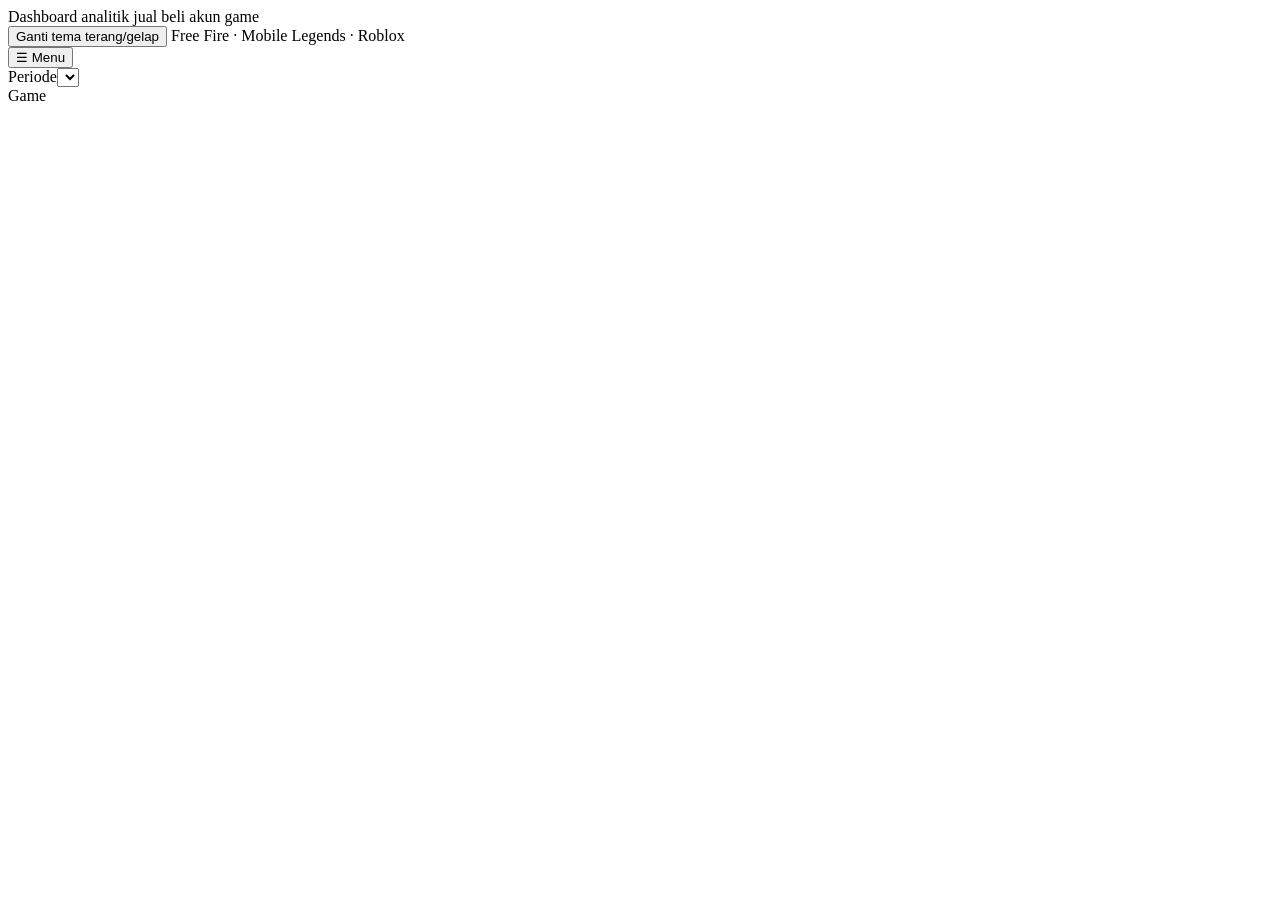
<file: dashboard/template.html>
<!doctype html>
<html lang="id">
<head>
<meta charset="utf-8">
<meta name="viewport" content="width=device-width, initial-scale=1">
<title>__TITLE__</title>
<meta name="description" content="__DESC__">
<link rel="icon" href="data:image/svg+xml,%3Csvg xmlns='http://www.w3.org/2000/svg' viewBox='0 0 32 32'%3E%3Crect width='32' height='32' rx='7' fill='%231c5cab'/%3E%3Cpath d='M8 22V14M14 22V9M20 22v-6M26 22V12' stroke='white' stroke-width='3' stroke-linecap='round'/%3E%3C/svg%3E">
<style>
__CSS__
</style>
</head>
<body>
<div class="app">
  <aside class="sidebar" aria-label="Navigasi halaman">
    <div class="brand">
      <div class="co" id="brand-co"></div>
      <div class="sub">Dashboard analitik jual beli akun game</div>
    </div>
    <nav class="nav" id="nav"></nav>
    <div class="side-foot">
      <button type="button" class="theme-btn" id="theme-btn">Ganti tema terang/gelap</button>
      <span>Free Fire · Mobile Legends · Roblox</span>
    </div>
  </aside>
  <div class="main">
    <header class="topbar">
      <div class="filters" role="group" aria-label="Filter global">
        <button type="button" class="menu-btn" id="menu-btn" aria-label="Buka menu">☰ Menu</button>
        <div class="fgroup"><label for="f-preset">Periode</label><select id="f-preset" class="select"></select></div>
        <div class="fgroup" id="f-custom" hidden>
          <select id="f-from" class="select" aria-label="Dari bulan"></select><span class="flabel">s.d.</span><select id="f-to" class="select" aria-label="Sampai bulan"></select>
        </div>
        <div class="fgroup"><span class="flabel">Game</span><div class="chips" id="f-games"></div></div>
        <span class="fnote" id="f-note"></span>
      </div>
    </header>
    <main id="page" class="page"></main>
  </div>
</div>
<script type="application/json" id="dash-data">__DATA__</script>
<script>
__JS__
</script>
</body>
</html>
</file>
